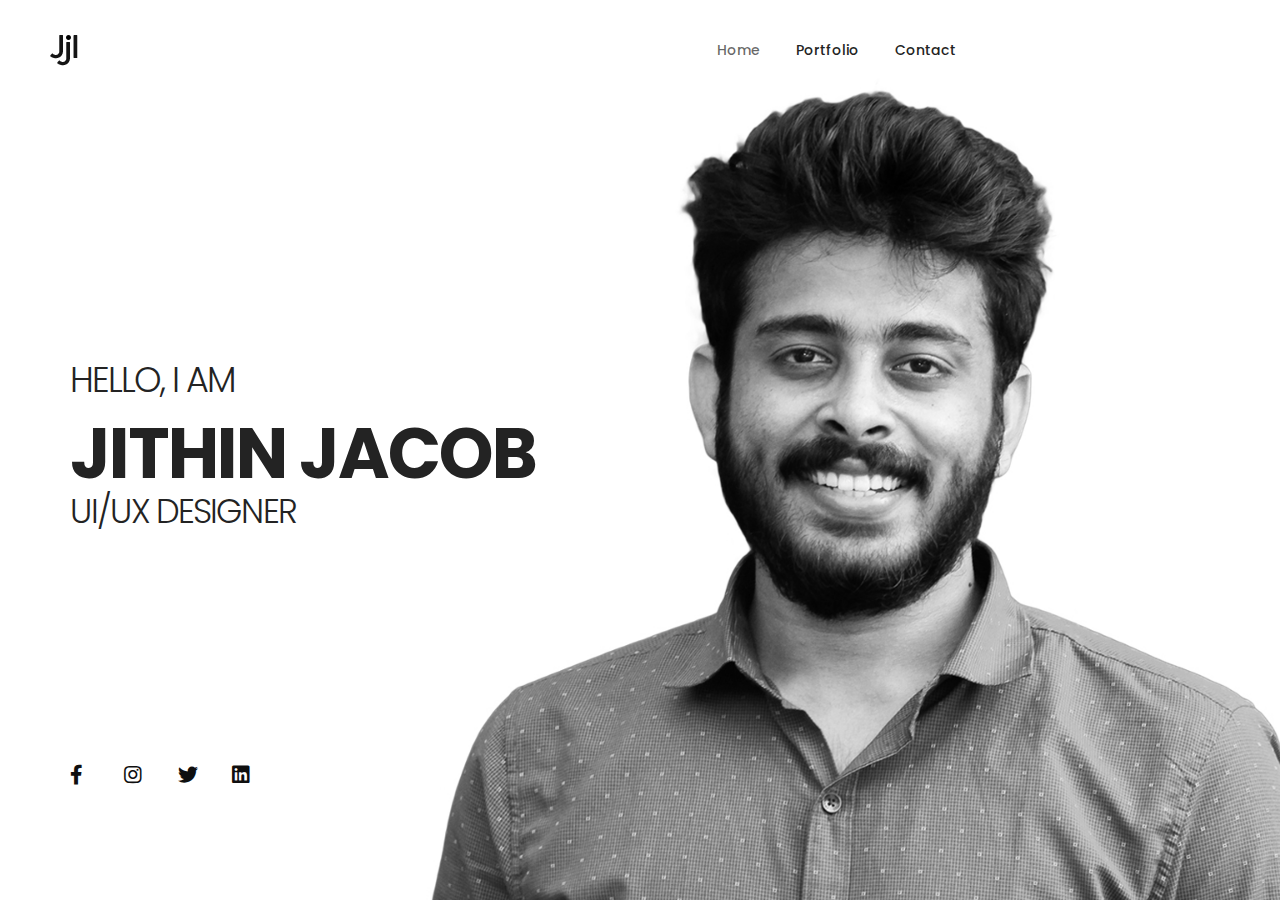
<file: index.html>
<!doctype html>
<html class="no-js" lang="en">
    <head>
        <title>Jithin Jacob Issac</title>
        <meta charset="utf-8">
        <meta http-equiv="X-UA-Compatible" content="IE=edge" />
        <meta name="author" content="Jithin Jacob Issac">
        <meta name="viewport" content="width=device-width,initial-scale=1.0,maximum-scale=1" />
        <!-- favicon icon -->
        <link rel="shortcut icon" href="images/favicon.png">
        <link rel="apple-touch-icon" href="images/apple-touch-icon-57x57.png">
        <link rel="apple-touch-icon" sizes="72x72" href="images/apple-touch-icon-72x72.png">
        <link rel="apple-touch-icon" sizes="114x114" href="images/apple-touch-icon-114x114.png">
        <!-- style sheets and font icons  -->
        <link rel="stylesheet" type="text/css" href="css/font-icons.min.css">
        <link rel="stylesheet" type="text/css" href="css/theme-vendors.min.css">
        <link rel="stylesheet" type="text/css" href="css/style.css" />
        <link rel="stylesheet" type="text/css" href="css/responsive.css" />
    </head>
    <body>
        <!-- start header -->
        <header>
            <!-- start navigation -->
            <nav class="navbar navbar-expand-lg navbar-light bg-transparent header-dark fixed-top navbar-boxed navbar-static-overlay">
                <div class="container-fluid h-100px md-h-70px">
                    <div class="col-6 col-lg-2 mr-auto mr-auto pl-lg-0">
                        <a class="navbar-brand" href="index.html">
                            <img src="images/symbol-black.png" data-at2x="images/symbol-black@2x.png" class="default-logo" alt="">
                            <img src="images/symbol-black.png" data-at2x="images/symbol-black@2x.png" class="alt-logo" alt="">
                            <img src="images/symbol-black.png" data-at2x="images/symbol-black@2x.png" class="mobile-logo" alt="">
                        </a>
                    </div>
                    <div class="col-auto col-lg-8 md-position-initial md-no-padding">
                        <button class="navbar-toggler float-end" type="button" data-bs-toggle="collapse" data-bs-target="#navbarNav" aria-controls="navbarNav" aria-label="Toggle navigation">
                            <span class="navbar-toggler-line"></span>
                            <span class="navbar-toggler-line"></span>
                            <span class="navbar-toggler-line"></span>
                            <span class="navbar-toggler-line"></span>
                        </button>
                        <div class="collapse navbar-collapse justify-content-center" id="navbarNav">
                            <ul class="navbar-nav alt-font">
                                <li class="nav-item dropdown megamenu active">
                                    <a href="index.html" class="nav-link">Home</a>
                                </li>
                                <li class="nav-item dropdown simple-dropdown">
                                    <a href="portfolio/index.html" class="nav-link">Portfolio</a>
                        
                                </li>
                                <li class="nav-item dropdown simple-dropdown">
                                    <a href="#" class="nav-link">Contact</a>
                        
                                </li>
                               
                                    </ul>
                                </li>
                                
                            </ul>
                        </div>
                    </div>
                    <!-- <div class="col-auto text-right">
                        <div class="header-push-button">
                            <a href="javascript:void(0);" class="push-button ">
                                <span></span>
                                <span></span>
                                <span></span>
                                <span></span>
                            </a>
                        </div>
                    </div> -->
                </div>
            </nav>
            <!-- end navigation -->
            
            <!-- end hamburger menu popup -->
        </header>
        <!-- end header -->
        <!-- start hero section -->
        <section id="home" class="p-0 parallax mobile-height" data-parallax-background-ratio="0.5" style="background-image: url('images/homebg.jpg');">
            <div class="container">
                <div class="row">
                    <div class="col-12 col-xl-4 col-md-5 full-screen d-flex flex-column justify-content-center md-landscape-h-600px" style="height: 772px;">
                        <h2 class="alt-font font-weight-300 letter-spacing-minus-2px text-extra-dark-gray text-uppercase margin-15px-bottom" style="font-size: 2.5rem !important;">Hello,  i am</h2>
                        <h2 class="auto alt-font font-weight-700 letter-spacing-minus-2px text-extra-dark-gray text-uppercase margin-15px-bottom" style="width:max-content;font-size: 5rem;">Jithin Jacob </h2>
                        <div class="alt-font cd-headline push">
                            <h1 class="cd-words-wrapper text-extra-dark-gray text-uppercase title-large letter-spacing-minus-2px sm-letter-spacing-minus-1-half" style="font-size: 2.4rem; width: 292.5px;">                                
                                <b class="font-weight-300 is-hidden">Digital Marketing <br>Specialist</b>
                                <b class="font-weight-300 is-hidden">Web Developer</b>
                                <b class="font-weight-300 is-visible">UI/UX DESIGNER</b>
                            </h1>
                        </div>
                        <div class="position-absolute left-15px bottom-100px sm-bottom-50px social-icon-style-12">
                            <ul class="medium-icon">
                                <li class="m-0"><a class="facebook text-left" href="https://www.facebook.com/jithinjacobissac" target="_blank"><i class="fab fa-facebook-f" style="color: #0f0f0f;" ></i></a></li>
                                <li class="m-0"><a class="instagram text-left" href="http://www.instagram.com/jacobjith" target="_blank"><i class="fab fa-instagram" style="color: #0f0f0f;" ></i></a></li>
                                <li class="m-0"><a class="twitter text-left" href="http://www.twitter.com/jith_jacob" target="_blank"><i class="fab fa-twitter" style="color: #0f0f0f; "></i></a></li>
                                <li class="m-0"><a class="dribbble text-left" href="https://www.linkedin.com/in/jithinjacobissac" target="_blank"><i class="fab fa-linkedin" style="color: #0f0f0f;" ></i></a></li>
                            </ul>
                        </div>
                    </div>
                </div>
            </div>
        </section>
      
    <!-- start scroll to top -->
    <a class="scroll-top-arrow" href="javascript:void(0);"><i class="feather icon-feather-arrow-up"></i></a>
    <!-- end scroll to top -->
    <!-- javascript -->
    <script type="text/javascript" src="js/jquery.min.js"></script>
    <script type="text/javascript" src="js/theme-vendors.min.js"></script>
    <script type="text/javascript" src="js/main.js"></script>
</body>
</html>
        <!-- end footer -->
        <!-- start scroll to top -->
        <a class="scroll-top-arrow" href="javascript:void(0);"><i class="feather icon-feather-arrow-up"></i></a>
        <!-- end scroll to top -->
        <!-- javascript -->
        <script type="text/javascript" src="js/jquery.min.js"></script>
        <script type="text/javascript" src="js/theme-vendors.min.js"></script>
        <script type="text/javascript" src="js/main.js"></script>
    </body>
</html>
</file>
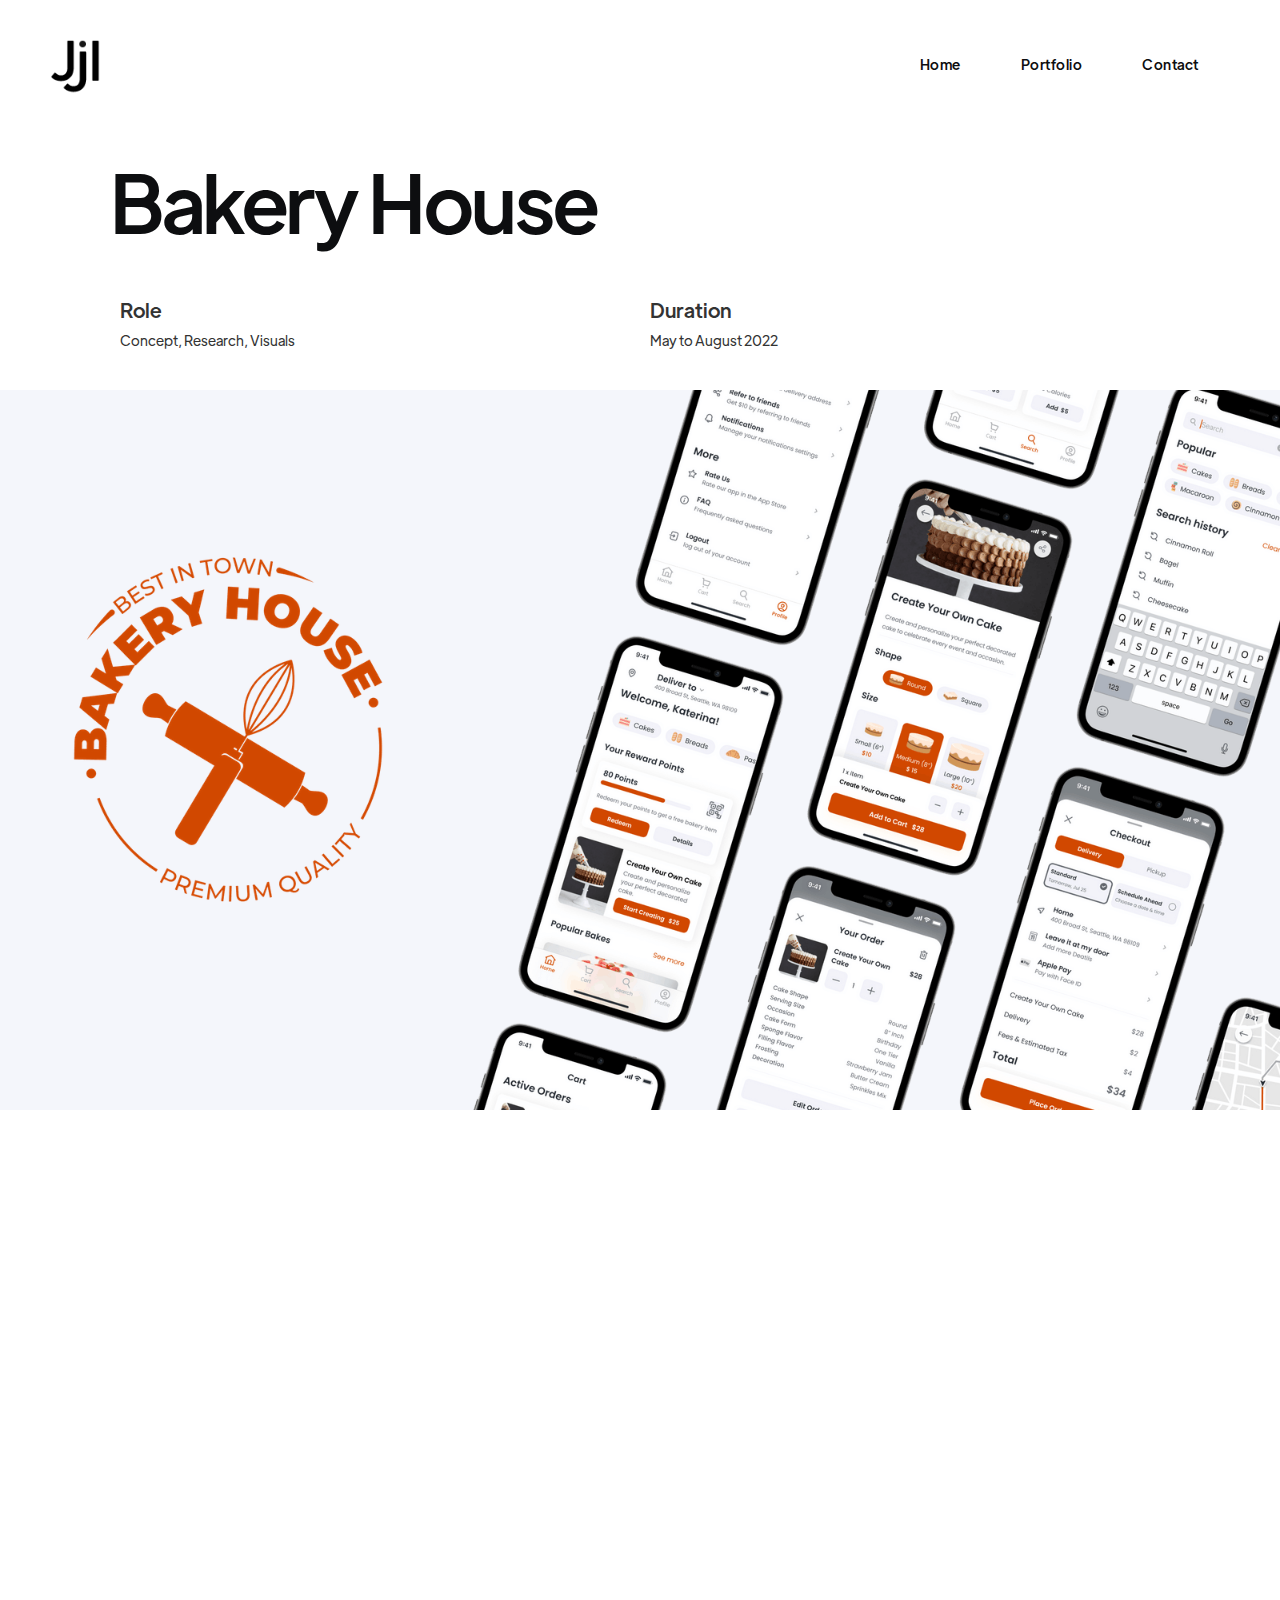
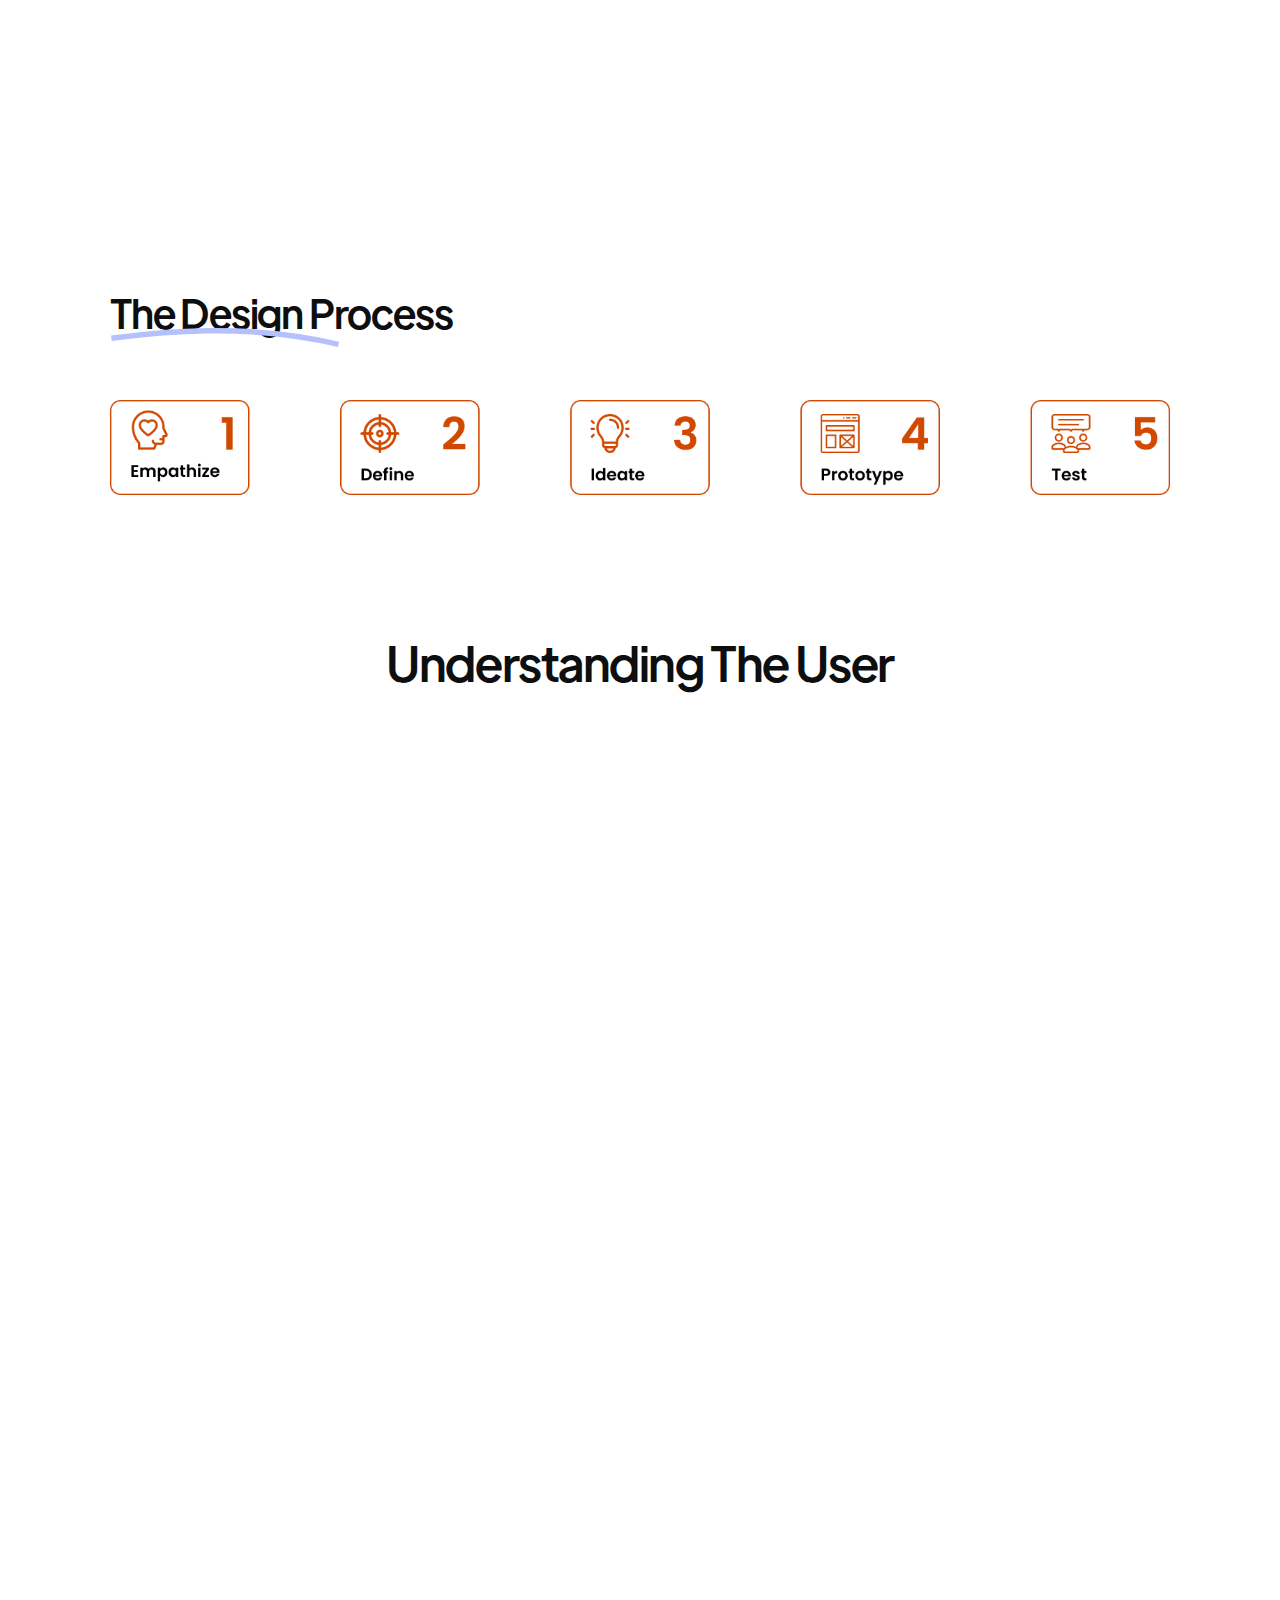
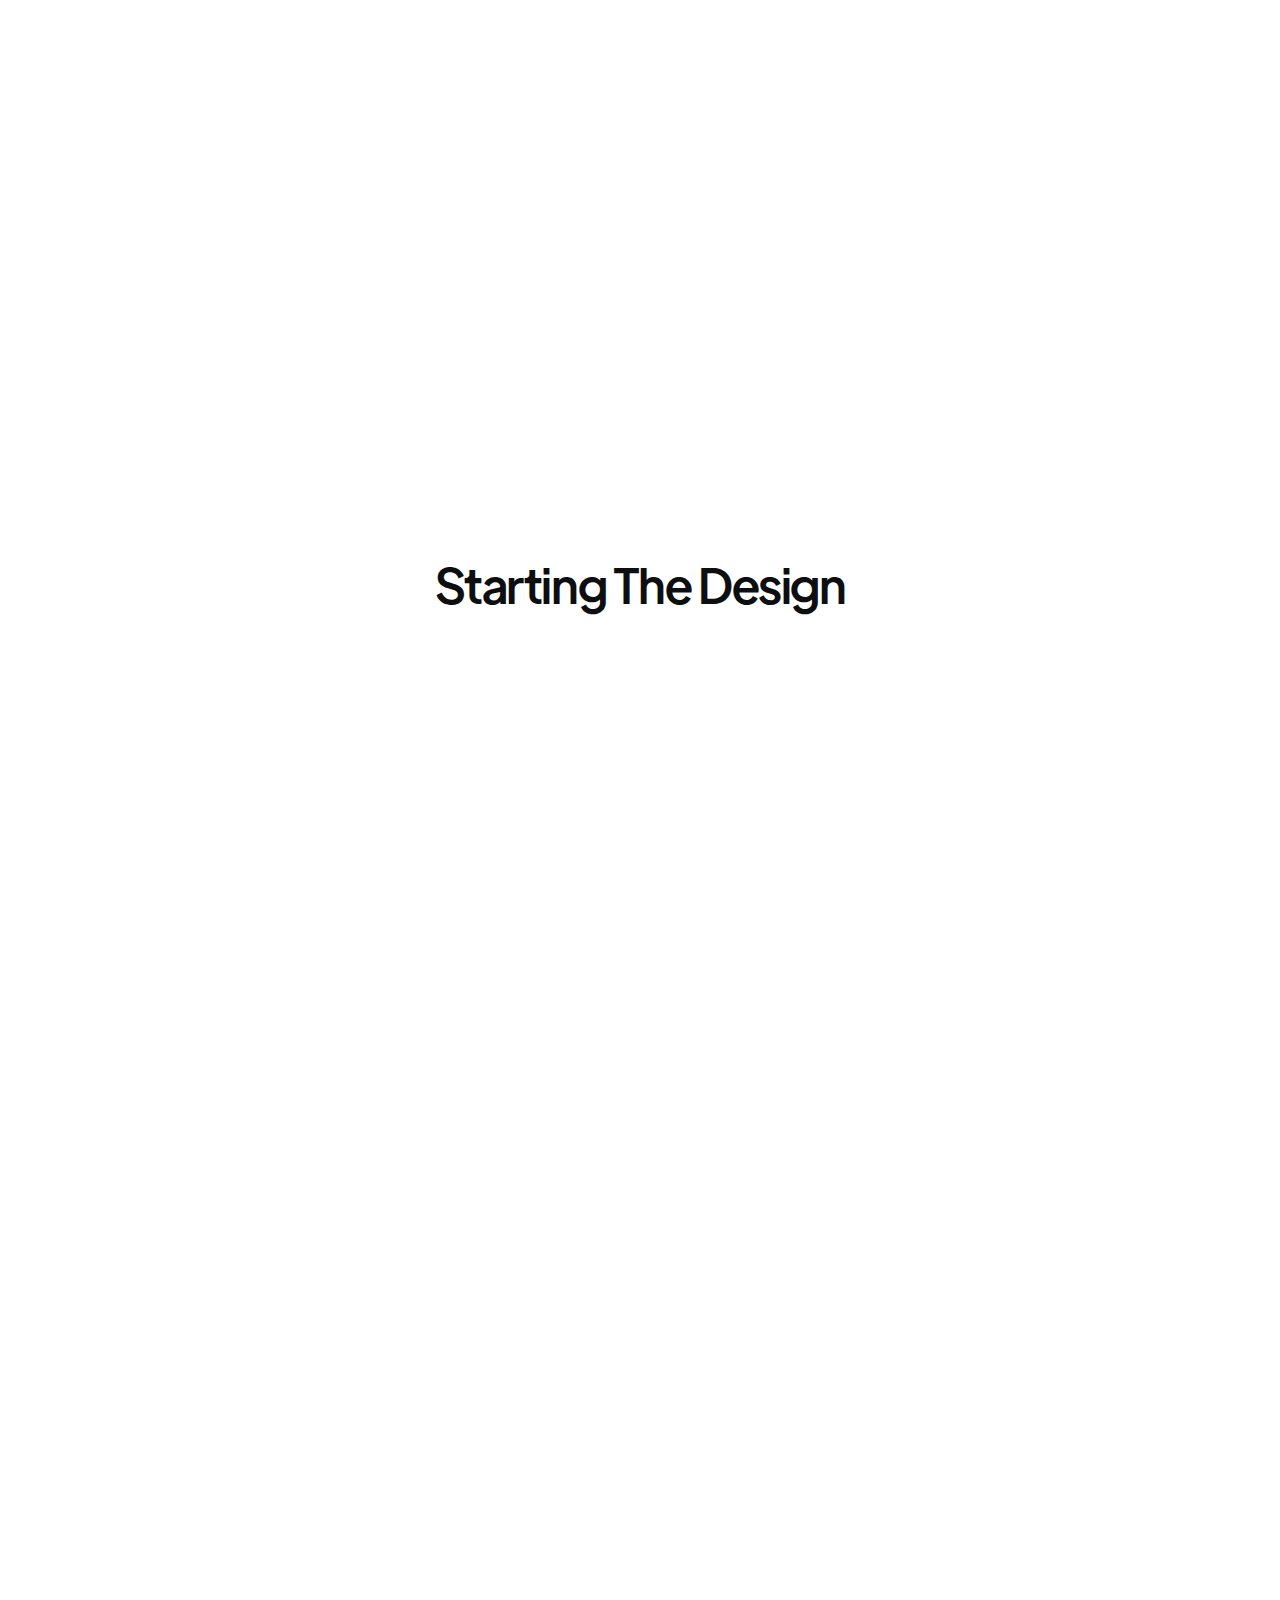
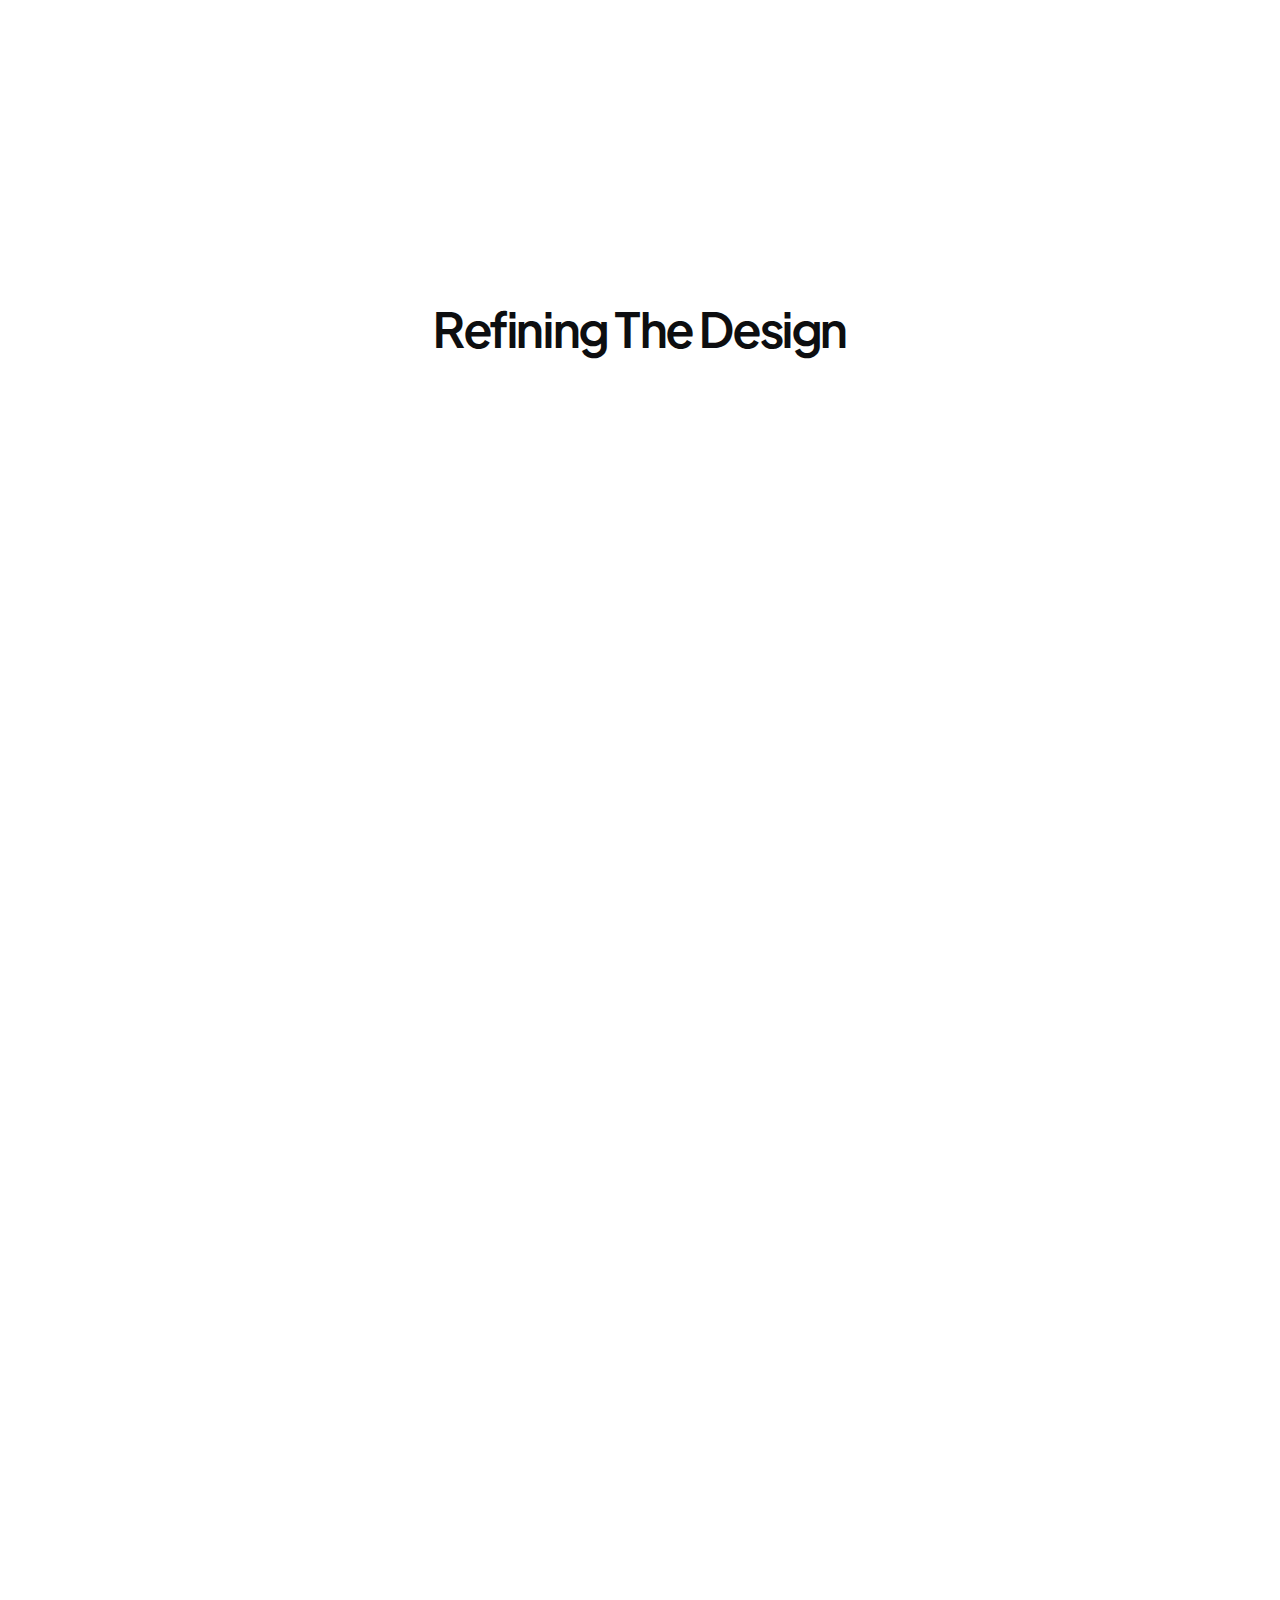
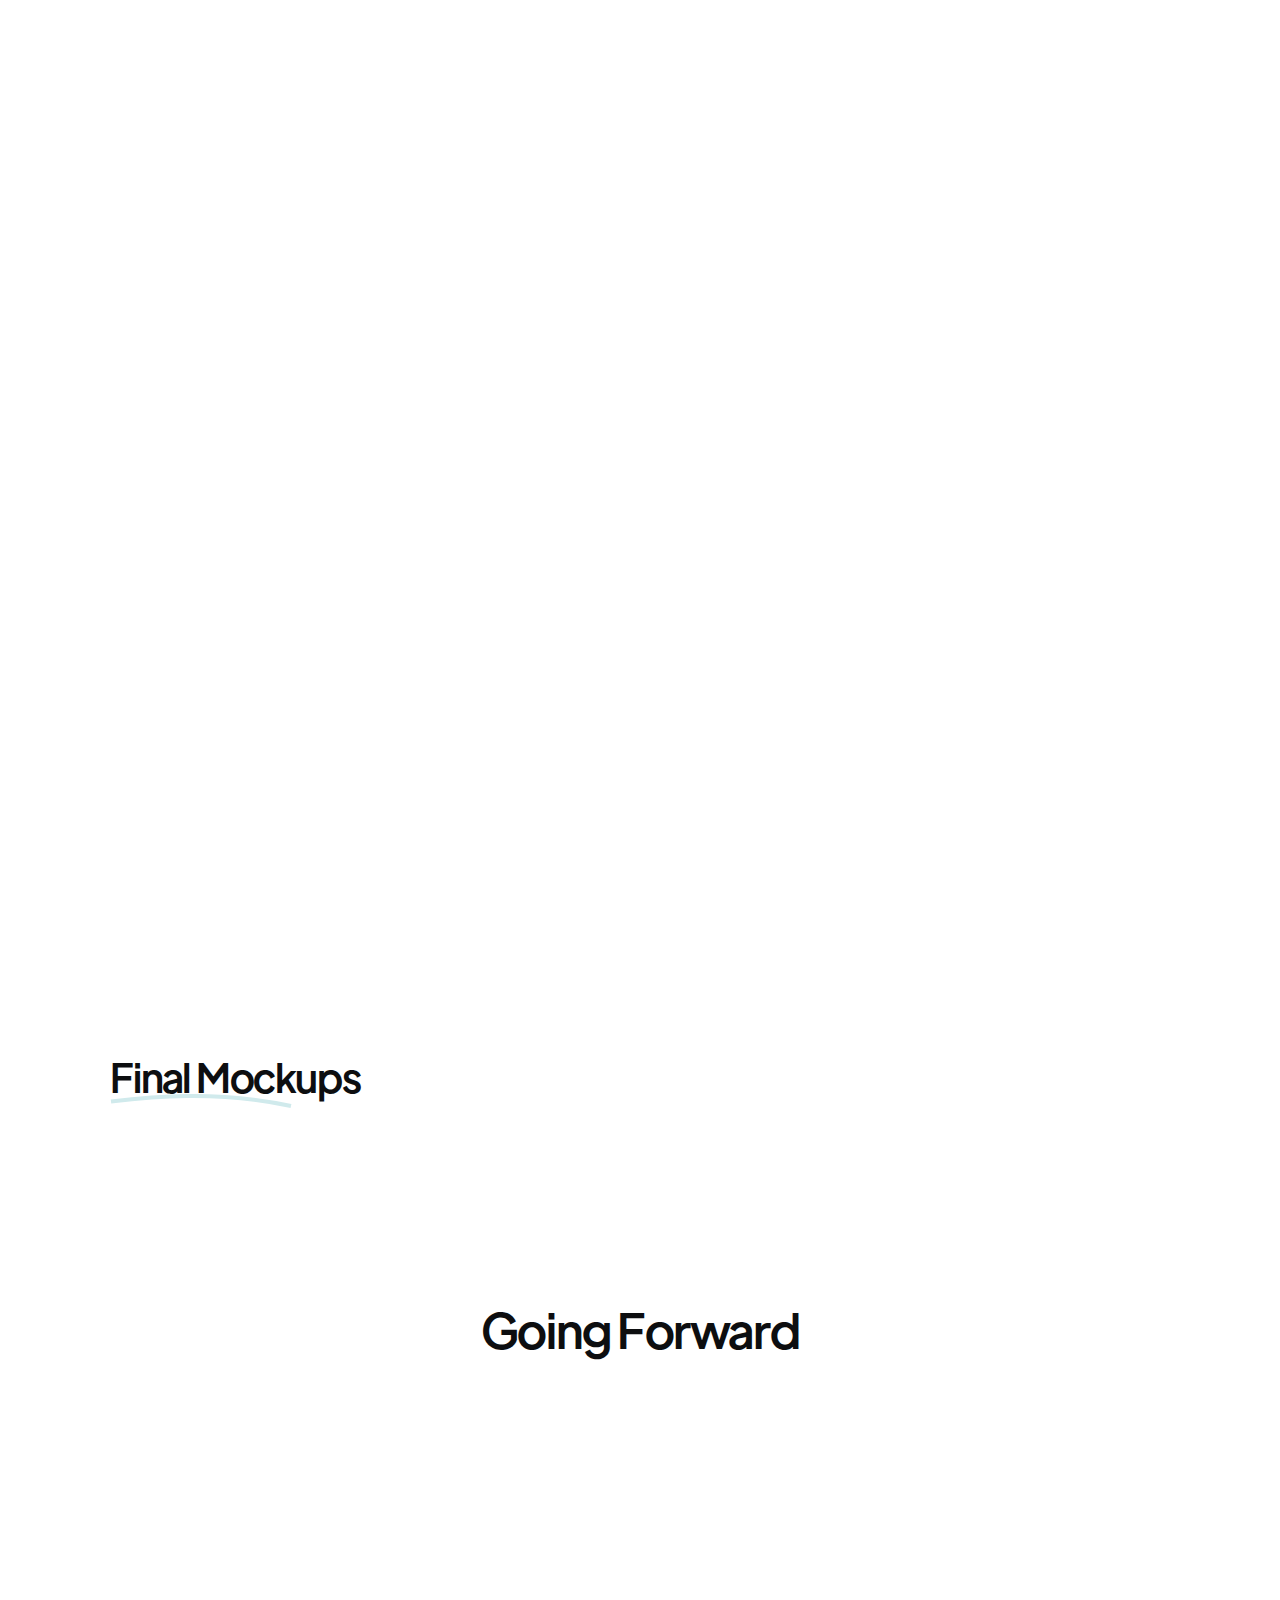
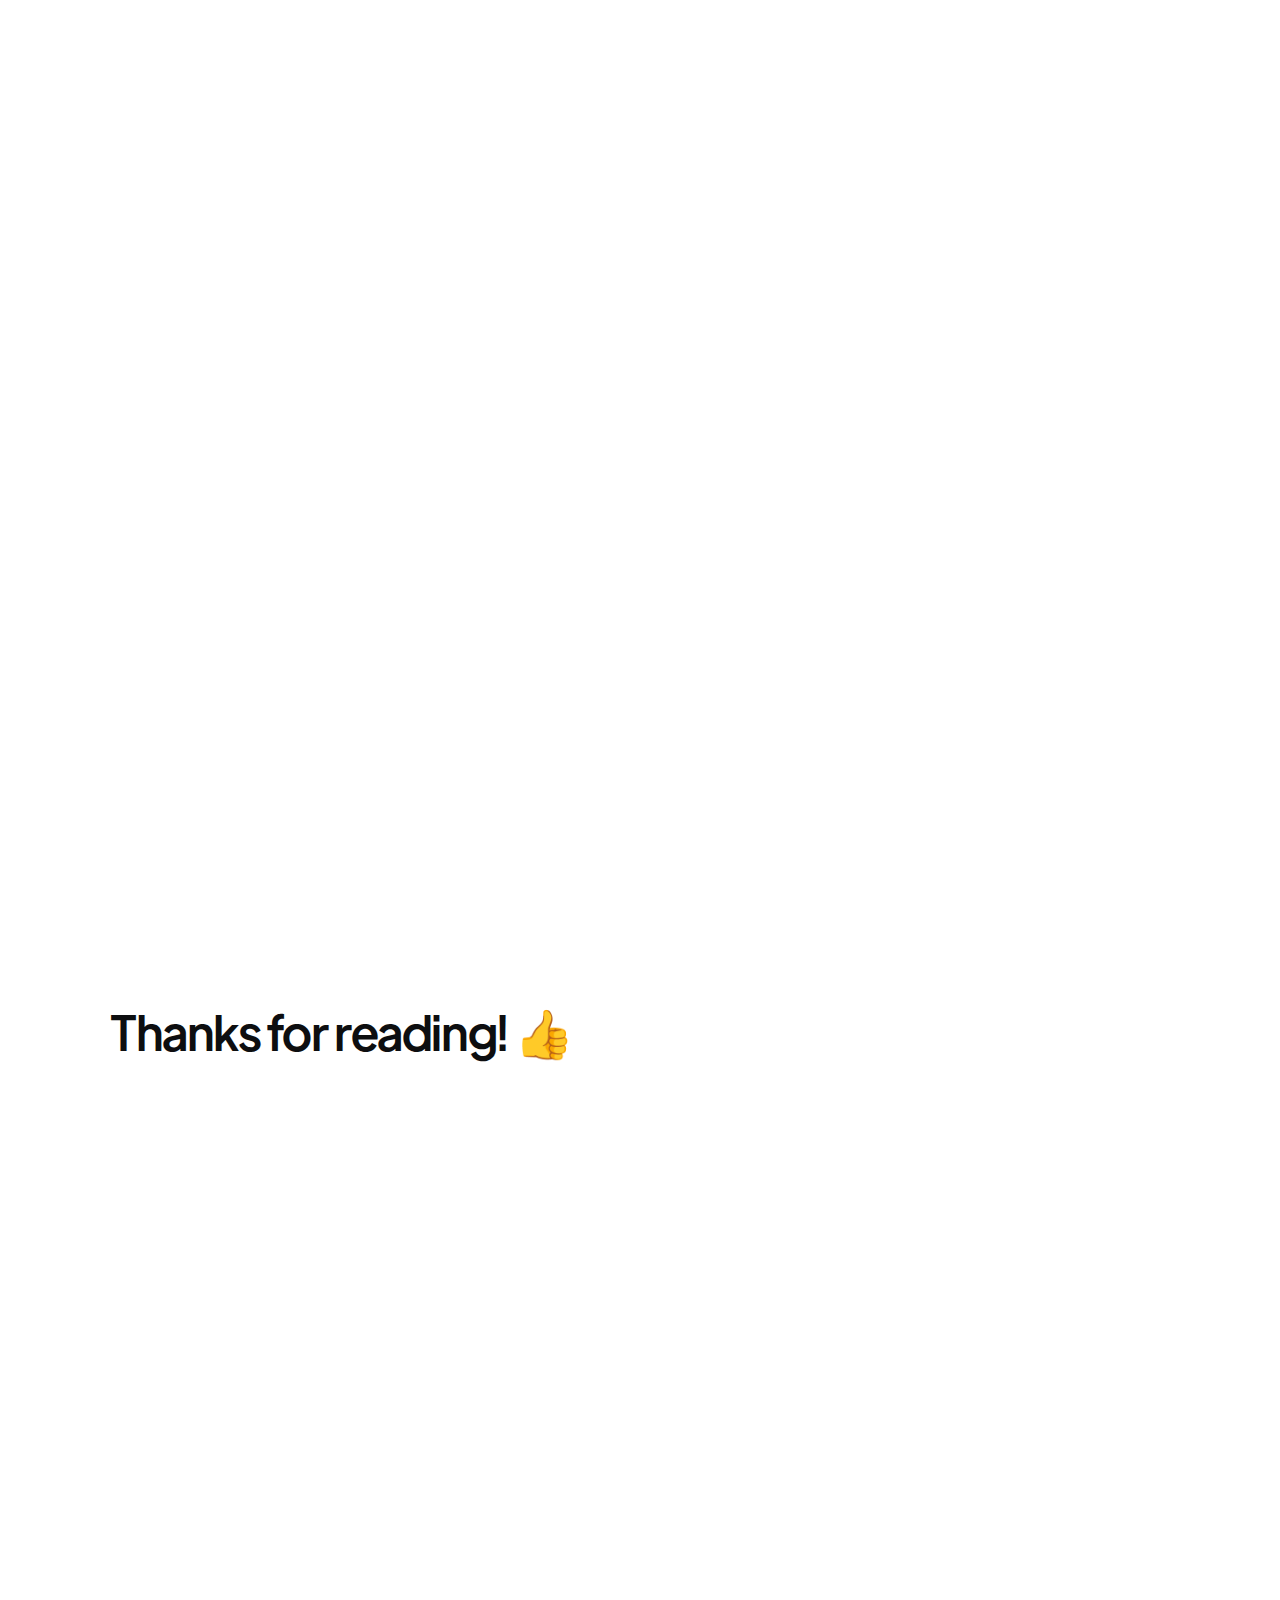
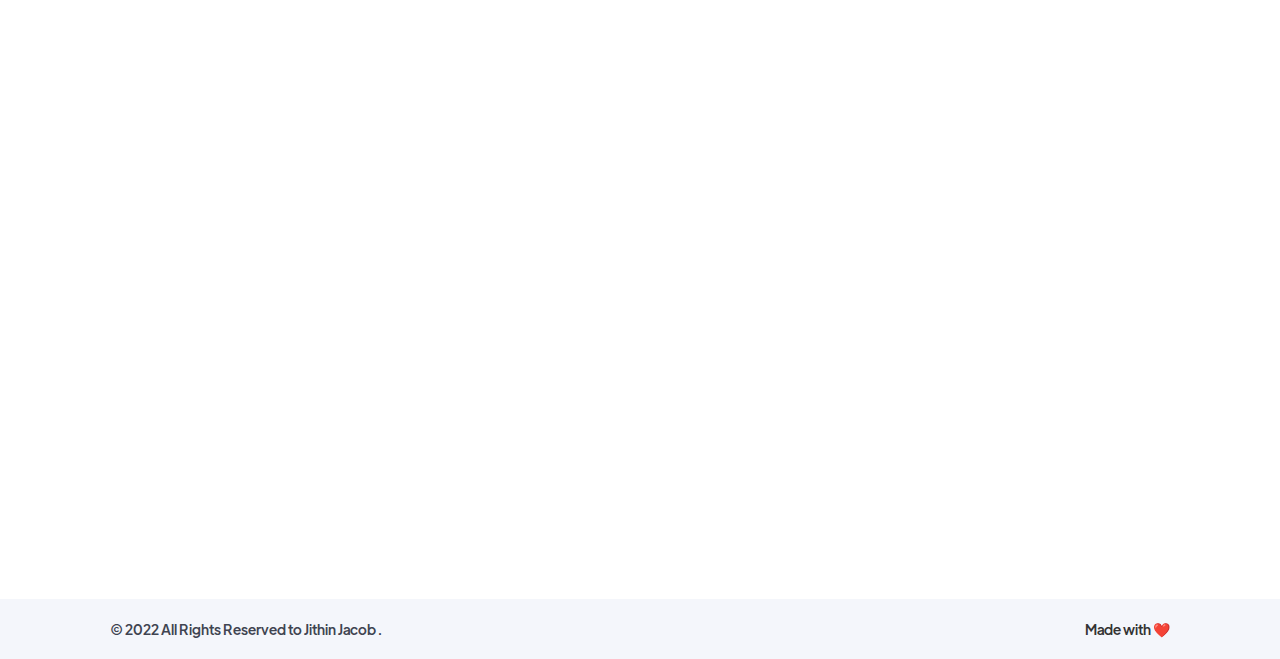
<file: portfolio/project/bakery-house.html>
﻿<!DOCTYPE html>
<!-- Last Published: Thu May 05 2022 23:55:14 GMT+0000 (Coordinated Universal Time) -->
<html  lang="en">
  <head>
    <meta charset="utf-8">
    <title>Bakery House</title>
    <meta content="The Bakery House app enables users to quickly and conveniently order and customize bakes for delivery or pick up." name="description">
    <meta content="Bakery House" property="og:title">
    <meta content="The Bakery House app enables users to quickly and conveniently order and customize bakes for delivery or pick up." property="og:description">
    <meta content="Bakery House" property="twitter:title">
    <meta content="The Bakery House app enables users to quickly and conveniently order and customize bakes for delivery or pick up." property="twitter:description">
    <meta property="og:type" content="website">
    <meta content="summary_large_image" name="twitter:card">
    <meta content="width=device-width, initial-scale=1" name="viewport">
    <meta content="nlH4oYdAWQpEtzOjAswouLguMniwws0jBwR9DW0HQyI" name="google-site-verification">
    <link href="../606b690fe91acd93d257a5d6/css/matthews-ux-portfolio-96.webflow.62824af3e.css" rel="stylesheet" type="text/css">
    <script src="../ajax/libs/webfont/1.6.26/webfont.js" type="text/javascript"></script>
    <script type="text/javascript">
      WebFont.load({
        google: {
          families: ["Reenie Beanie:regular"]
        }
      });
    </script>
    <!--[if lt IE 9]>
													<script src="https://cdnjs.cloudflare.com/ajax/libs/html5shiv/3.7.3/html5shiv.min.js" type="text/javascript"></script>
													<![endif]-->
    <script type="text/javascript">
      ! function(o, c) {
        var n = c.documentElement,
          t = " w-mod-";
        n.className += t + "js", ("ontouchstart" in o || o.DocumentTouch && c instanceof DocumentTouch) && (n.className += t + "touch")
      }(window, document);
    </script>
    <link href="../../images/symbol-black@2x.png" rel="shortcut icon" type="image/x-icon">
    <link href="../../images/symbol-black.png" rel="apple-touch-icon">
    <style>
      /*smoother text*/
      body {
        -webkit-font-smoothing: antialiased;
        -moz-osx-font-smoothing: grayscale;
        font-smoothing: antialiased;
        text-rendering: optimizeLegibility;
      }
    </style>
  </head>
  <body>
    <div data-collapse="medium" data-animation="default" data-duration="400" id="Navbar" data-easing="ease" data-easing2="ease" role="banner" class="navbar w-nav">
      <div class="navigation-container">
        <div class="navigation-left">
          <a href="/" class="brand w-nav-brand">
            <img src="../../images/symbol-black@2x.png" loading="lazy" width="50" sizes="(max-width: 479px) 42vw, 100px" srcset="../../images/symbol-black@2x.png" alt="">
          </a>
          <link rel="prerender" href="/">
        </div>
        <div class="navigation-right">
          <nav role="navigation" class="nav-menu w-nav-menu">
            <a href="../../index.html" class="nav-link w-nav-link">Home</a>
            <link rel="prerender" href="">
            <a href="" class="nav-link w-nav-link">Portfolio</a>
            <link rel="prerender" href="">
            <a href="/contact" class="nav-link w-nav-link">Contact</a>
            <link rel="prerender" href="/contact">
          </nav>
          <div class="menu-button w-nav-button">
            <div class="icon-base w-icon-nav-menu"></div>
          </div>
        </div>
      </div>
    </div>
    <div class="header">
      <div class="container">
        <h1 class="hero-display-projects">Bakery House</h1>
        <div class="w-row">
          <div class="w-col w-col-6 w-col-tiny-tiny-stack">
            <h5>Role</h5>
            <div>Concept, Research, Visuals <br>
            </div>
          </div>
          <div class="w-col w-col-6 w-col-tiny-tiny-stack">
            <h5>Duration</h5>
            <div>May to August 2022 <br>
            </div>
          </div>
        </div>
      </div>
    </div>
    <div class="project-header">
      <img loading="lazy" data-w-id="fd1b4fd5-6319-08d8-a752-3bdb7c4a3468" sizes="100vw" src="../606b690fe91acd93d257a5d6/6121499bc2567942fe2ca80a_Website%20Hero%20Image.png" srcset="../606b690fe91acd93d257a5d6/6121499bc2567942fe2ca80a_Website%20Hero%20Image-p-500.png 500w, ../606b690fe91acd93d257a5d6/6121499bc2567942fe2ca80a_Website%20Hero%20Image-p-1600.png 1600w, ../606b690fe91acd93d257a5d6/6121499bc2567942fe2ca80a_Website%20Hero%20Image-p-2000.png 2000w, ../606b690fe91acd93d257a5d6/6121499bc2567942fe2ca80a_Website%20Hero%20Image-p-2600.png 2600w, ../606b690fe91acd93d257a5d6/6121499bc2567942fe2ca80a_Website%20Hero%20Image.png 3000w" alt="" class="project-hero-image">
    </div>
    <div class="content-section">
      <div class="container">
        <div class="project-content">
          <div class="title-wrap-large">
            <h2>Project Overview</h2>
            <img src="../606b690fe91acd93d257a5d6/606b6911e91acdaee157a62c_Client%20Line.svg" loading="lazy" alt="" class="accent">
          </div>
          <p class="paragraph-large-2">Bakery House is a traditional family-owned bakery located in downtown Seattle, dedicated to providing its customers with the highest quality ingredients, taste, and presentation. They offer a wide range of bakery items, from house-made loaves of bread, pastries, and cakes. <br>
          </p>
        </div>
        <div class="columns w-row">
          <div class="column w-col w-col-6">
            <div class="project-content">
              <div class="title-wrap-large">
                <h2>The Problem</h2>
                <img src="../606b690fe91acd93d257a5d6/606b6911e91acd797c57a633_Problem%20Line.svg" loading="lazy" width="230" alt="" class="accent">
              </div>
              <p class="paragraph-large-2">Busy workers, commuters, and locals who lack the time or the ability to prepare delicious bakes. <br>
              </p>
            </div>
          </div>
          <div class="w-col w-col-6">
            <div class="project-content">
              <div class="title-wrap-large">
                <h2>The Goal</h2>
                <img src="../606b690fe91acd93d257a5d6/606b6911e91acdee1857a627_Solution%20Line.svg" loading="lazy" alt="" class="accent">
              </div>
              <p class="paragraph-large-2">Design an app for Bakery House that allows users to easily and conveniently order and customize bakes for delivery or pick up. <br>
              </p>
            </div>
          </div>
        </div>
        <div class="title-wrap-large">
          <h2>The Design Process</h2>
          <img src="../606b690fe91acd93d257a5d6/606b6911e91acd797c57a633_Problem%20Line.svg" loading="lazy" width="230" alt="" class="accent">
        </div>
        <img loading="lazy" sizes="94vw" srcset="../606b690fe91acd93d257a5d6/6121a422e0bf26745856c4f3_Design%20Process-p-500.png 500w, ../606b690fe91acd93d257a5d6/6121a422e0bf26745856c4f3_Design%20Process-p-800.png 800w, ../606b690fe91acd93d257a5d6/6121a422e0bf26745856c4f3_Design%20Process-p-1080.png 1080w, ../606b690fe91acd93d257a5d6/6121a422e0bf26745856c4f3_Design%20Process.png 1520w" src="../606b690fe91acd93d257a5d6/6121a422e0bf26745856c4f3_Design%20Process.png" alt="" class="gallery-image">
        <h1 class="heading-5">Understanding The User <br>
        </h1>
        <div class="project-content">
          <div class="title-wrap-large">
            <h2 class="heading-6">User Research</h2>
            <img src="../606b690fe91acd93d257a5d6/606b6911e91acdaee157a62c_Client%20Line.svg" loading="lazy" alt="" class="accent">
          </div>
          <p class="paragraph-large-2">I conducted interviews and created empathy maps to understand the users I am designing for and their needs. A primary user group identified through research was working adults who don’t have time to visit an in-store bakery or who do not have to prepare and make baked goods. <br>
            <br>This user group confirmed initial assumptions about Bakery House customers, but research also revealed that time was not the only factor limiting users from baking at home. Other user problems included obligations, interests, or challenges that make it challenging to get the baking ingredients or go to a bakery in person. <br>
          </p>
        </div>
        <div class="project-content">
          <div class="title-wrap-large">
            <h2>User Pain Points</h2>
            <img src="../606b690fe91acd93d257a5d6/606b6911e91acdaee157a62c_Client%20Line.svg" loading="lazy" alt="" class="accent">
          </div>
          <div class="w-layout-grid grid-2">
            <div class="title-wrap-large">
              <h2 class="heading-7-bakery">Time</h2>
              <p class="paragraph-large-2">Working adults are too busy to spend time ordering and waiting in-store.</p>
            </div>
            <div class="title-wrap-large">
              <h2 class="heading-7-bakery">Options</h2>
              <p class="paragraph-large-2">Limited ready-made cake options in store and no ability to customize or personalize bakes.</p>
            </div>
            <div class="title-wrap-large">
              <h2 class="heading-7-bakery">Accessibility</h2>
              <p class="paragraph-large-2">Platforms for ordering food and bakery items are not equipped with assistive technologies.</p>
            </div>
            <div class="title-wrap-large">
              <h2 class="heading-7-bakery">Availability</h2>
              <p class="paragraph-large-2">Users often find that their favorite item is sold out when they arrive to order.</p>
            </div>
          </div>
        </div>
        <div class="project-content">
          <div class="title-wrap-large">
            <h2>User Persona</h2>
            <img src="../606b690fe91acd93d257a5d6/606b6911e91acdaee157a62c_Client%20Line.svg" loading="lazy" alt="" class="accent">
          </div>
          <div class="title-wrap-large">
            <h2 class="heading-7-bakery">Problem Statement</h2>
            <p class="paragraph-large-2">Katerina is a busy working mother who needs a faster and more convenient way to order a customized cake for a special occasion because ordering in-store takes too much time and isn’t a good use of Katerina’s time.</p>
            <img loading="lazy" sizes="94vw" srcset="../606b690fe91acd93d257a5d6/6121a47a606b7d82061d31a5_Persona%20-%20Katerina-p-500.png 500w, ../606b690fe91acd93d257a5d6/6121a47a606b7d82061d31a5_Persona%20-%20Katerina-p-800.png 800w, ../606b690fe91acd93d257a5d6/6121a47a606b7d82061d31a5_Persona%20-%20Katerina-p-1080.png 1080w, ../606b690fe91acd93d257a5d6/6121a47a606b7d82061d31a5_Persona%20-%20Katerina-p-1600.png 1600w, ../606b690fe91acd93d257a5d6/6121a47a606b7d82061d31a5_Persona%20-%20Katerina-p-2000.png 2000w, ../606b690fe91acd93d257a5d6/6121a47a606b7d82061d31a5_Persona%20-%20Katerina.png 3040w" src="../606b690fe91acd93d257a5d6/6121a47a606b7d82061d31a5_Persona%20-%20Katerina.png" alt="" class="gallery-image">
          </div>
        </div>
        <div class="project-content">
          <div class="title-wrap-large">
            <h2>User Journey Map <br>
            </h2>
            <img src="../606b690fe91acd93d257a5d6/606b6911e91acdaee157a62c_Client%20Line.svg" loading="lazy" alt="" class="accent">
          </div>
          <p class="paragraph-large-2">Mapping Katerina’s user journey revealed how helpful it would be for users to have access to a dedicated Bakery House app.</p>
          <img loading="lazy" sizes="94vw" srcset="../606b690fe91acd93d257a5d6/6121a4911cb5ce1b6e09e32d_User%20Journey-p-500.png 500w, ../606b690fe91acd93d257a5d6/6121a4911cb5ce1b6e09e32d_User%20Journey-p-800.png 800w, ../606b690fe91acd93d257a5d6/6121a4911cb5ce1b6e09e32d_User%20Journey-p-1080.png 1080w, ../606b690fe91acd93d257a5d6/6121a4911cb5ce1b6e09e32d_User%20Journey.png 1521w" src="../606b690fe91acd93d257a5d6/6121a4911cb5ce1b6e09e32d_User%20Journey.png" alt="" class="gallery-image">
        </div>
        <div class="project-content">
          <div class="title-wrap-large">
            <h2>Storyboard <br>
            </h2>
            <img src="../606b690fe91acd93d257a5d6/606b6911e91acdaee157a62c_Client%20Line.svg" loading="lazy" alt="" class="accent">
          </div>
          <p class="paragraph-large-2">Creating a storyboard for Katerina explores her experience with the bakery and reveals her flow of how she might interact with the bakery over time, providing a clear sense of what’s important to her.</p>
          <img loading="lazy" sizes="94vw" srcset="../606b690fe91acd93d257a5d6/6121a566cdb381160e53483a_Storyboard%20-%20Katerina-p-500.png 500w, ../606b690fe91acd93d257a5d6/6121a566cdb381160e53483a_Storyboard%20-%20Katerina-p-800.png 800w, ../606b690fe91acd93d257a5d6/6121a566cdb381160e53483a_Storyboard%20-%20Katerina-p-1080.png 1080w, ../606b690fe91acd93d257a5d6/6121a566cdb381160e53483a_Storyboard%20-%20Katerina.png 1534w" src="../606b690fe91acd93d257a5d6/6121a566cdb381160e53483a_Storyboard%20-%20Katerina.png" alt="" class="gallery-image">
        </div>
        <h1 class="heading-5">Starting The Design <br>
        </h1>
        <div class="project-content">
          <div class="title-wrap-large">
            <h2>Paper Wireframes  <br>
            </h2>
            <img src="../606b690fe91acd93d257a5d6/606b6911e91acdaee157a62c_Client%20Line.svg" loading="lazy" alt="" class="accent">
          </div>
          <p class="paragraph-large-2">Taking the time to draft iterations of each screen of the app on paper ensured that the elements that made it to digital wireframes would be well-suited to address user pain points. For the home screen, I prioritized a quick and easy ordering process and provided a way for users to start a customized order to help them save time.</p>
          <img loading="lazy" sizes="94vw" srcset="../606b690fe91acd93d257a5d6/6121bc555c8d9738a6dd7186_Paper%20Wireframes-p-500.png 500w, ../606b690fe91acd93d257a5d6/6121bc555c8d9738a6dd7186_Paper%20Wireframes-p-800.png 800w, ../606b690fe91acd93d257a5d6/6121bc555c8d9738a6dd7186_Paper%20Wireframes-p-1080.png 1080w, ../606b690fe91acd93d257a5d6/6121bc555c8d9738a6dd7186_Paper%20Wireframes-p-1600.png 1600w, ../606b690fe91acd93d257a5d6/6121bc555c8d9738a6dd7186_Paper%20Wireframes-p-2000.png 2000w, ../606b690fe91acd93d257a5d6/6121bc555c8d9738a6dd7186_Paper%20Wireframes-p-2600.png 2600w, ../606b690fe91acd93d257a5d6/6121bc555c8d9738a6dd7186_Paper%20Wireframes.png 3042w" src="../606b690fe91acd93d257a5d6/6121bc555c8d9738a6dd7186_Paper%20Wireframes.png" alt="" class="gallery-image">
          <p class="paragraph-large-2">Here are images of paper wireframes including five different versions of the home screen and one image of the new, refined version. Stars were used to mark the elements of each sketch that would be used in the initial digital wireframes.</p>
        </div>
        <div class="project-content">
          <div class="title-wrap-large">
            <h2>Digital Wireframes <br>
            </h2>
            <img src="../606b690fe91acd93d257a5d6/606b6911e91acdaee157a62c_Client%20Line.svg" loading="lazy" alt="" class="accent">
          </div>
          <p class="paragraph-large-2">As the initial design phase continued, I made sure to base screen designs on feedback and findings from the user research. This is the first wireframe that demonstrates the design thinking aligned with user research.</p>
          <img loading="lazy" sizes="94vw" srcset="../606b690fe91acd93d257a5d6/612802d5ff60c48f8dbb240f_Digital%20Wireframes%20Image%201-p-500.png 500w, ../606b690fe91acd93d257a5d6/612802d5ff60c48f8dbb240f_Digital%20Wireframes%20Image%201-p-800.png 800w, ../606b690fe91acd93d257a5d6/612802d5ff60c48f8dbb240f_Digital%20Wireframes%20Image%201-p-1080.png 1080w, ../606b690fe91acd93d257a5d6/612802d5ff60c48f8dbb240f_Digital%20Wireframes%20Image%201-p-1600.png 1600w, ../606b690fe91acd93d257a5d6/612802d5ff60c48f8dbb240f_Digital%20Wireframes%20Image%201.png 1680w" src="../606b690fe91acd93d257a5d6/612802d5ff60c48f8dbb240f_Digital%20Wireframes%20Image%201.png" alt="" class="gallery-image">
          <p class="paragraph-large-2">Providing users with the ability to customize and personalize bakes was a key user need to address in the designs. In addition to equipping the app to work with assistive technologies. The second wireframe demonstrates the design thinking aligned with user research.</p>
          <img loading="lazy" sizes="94vw" srcset="../606b690fe91acd93d257a5d6/612802e08b25df1b35bdcd83_Digital%20Wireframes%20Image%202-p-500.png 500w, ../606b690fe91acd93d257a5d6/612802e08b25df1b35bdcd83_Digital%20Wireframes%20Image%202-p-800.png 800w, ../606b690fe91acd93d257a5d6/612802e08b25df1b35bdcd83_Digital%20Wireframes%20Image%202-p-1080.png 1080w, ../606b690fe91acd93d257a5d6/612802e08b25df1b35bdcd83_Digital%20Wireframes%20Image%202-p-1600.png 1600w, ../606b690fe91acd93d257a5d6/612802e08b25df1b35bdcd83_Digital%20Wireframes%20Image%202.png 1680w" src="../606b690fe91acd93d257a5d6/612802e08b25df1b35bdcd83_Digital%20Wireframes%20Image%202.png" alt="" class="gallery-image">
        </div>
        <div class="project-content">
          <div class="title-wrap-large">
            <h2>Low-Fidelity Prototype <br>
            </h2>
            <img src="../606b690fe91acd93d257a5d6/606b6911e91acdaee157a62c_Client%20Line.svg" loading="lazy" alt="" class="accent">
          </div>
          <p class="paragraph-large-2">Using the completed set of digital wireframes, I created a low-fidelity prototype. The primary user flow I connected was creating and ordering a customized cake, so the prototype could be used in a usability study.</p>
          <img loading="lazy" sizes="(max-width: 1070px) 94vw, 1006px" srcset="../606b690fe91acd93d257a5d6/6128051865dc75291f0fb7be_Low-Fidelity%20Prototype%20Image-p-500.png 500w, ../606b690fe91acd93d257a5d6/6128051865dc75291f0fb7be_Low-Fidelity%20Prototype%20Image-p-800.png 800w, ../606b690fe91acd93d257a5d6/6128051865dc75291f0fb7be_Low-Fidelity%20Prototype%20Image.png 1006w" src="../606b690fe91acd93d257a5d6/6128051865dc75291f0fb7be_Low-Fidelity%20Prototype%20Image.png" alt="" class="gallery-image">
          <div class="html-embed w-embed w-iframe">
            <iframe style="border: 0px solid rgba(0, 0, 0, 0); position: relative; display: block; height: 600px; width:100%" src="https://www.figma.com/embed?embed_host=share&url=https%3A%2F%2Fwww.figma.com%2Fproto%2F4Wi28AwXDHwWdlWafB5wYi%2FBakery-House-App-Updated%3Fnode-id%3D620%253A4%26scaling%3Dscale-down%26page-id%3D620%253A3%26starting-point-node-id%3D620%253A4" allowfullscreen=""></iframe>
          </div>
        </div>
        <div class="project-content">
          <div class="title-wrap-large">
            <h2>Usability Studies <br>
            </h2>
            <img src="../606b690fe91acd93d257a5d6/606b6911e91acdaee157a62c_Client%20Line.svg" loading="lazy" alt="" class="accent">
          </div>
          <div class="title-wrap-large">
            <h2 class="heading-7-bakery">Findings</h2>
            <p class="paragraph-large-2">I conducted two rounds of usability studies. Findings from the first study helped guide the designs from the wireframes to mockups. The second study used a high-fidelity prototype and revealed what aspects of the mockups needed refining.</p>
            <div class="columns-2 w-row">
              <div class="w-col w-col-6">
                <h2 class="heading-7-bakery">Round 1 Findings</h2>
                <p class="paragraph-large-2">Users wanted better suggestions for what each interactive element represented.</p>
                <p class="paragraph-large-2">Users wanted a way to view the prices of each item in the customization process.</p>
                <p class="paragraph-large-2">Use accessible language (avoid jargon) when describing items in the customization process.</p>
              </div>
              <div class="w-col w-col-6">
                <h2 class="heading-7-bakery">Round 2 Findings</h2>
                <p class="paragraph-large-2">The “Create Your Own Cake” button needed to be more prominent on the home page.</p>
                <p class="paragraph-large-2">Users wanted to view the costs of the different cake sizes, making them aware of the final costs.</p>
              </div>
            </div>
          </div>
        </div>
        <h1 class="heading-5">Refining The Design <br>
        </h1>
        <div class="project-content">
          <div class="title-wrap-large">
            <h2>Mockups <br>
            </h2>
            <img src="../606b690fe91acd93d257a5d6/606b6911e91acdaee157a62c_Client%20Line.svg" loading="lazy" alt="" class="accent">
          </div>
          <p class="paragraph-large-2">Early designs allowed for customization, but after the usability studies, I simplified the cake options and process by combing the cake tiers and size sections. I also revised the design so users could see the cost of the different cake sizes.</p>
          <img loading="lazy" sizes="94vw" srcset="../606b690fe91acd93d257a5d6/612805e3c024f295dfb4ca31_Mockup%20-%20Before%20and%20After%201-p-500.png 500w, ../606b690fe91acd93d257a5d6/612805e3c024f295dfb4ca31_Mockup%20-%20Before%20and%20After%201-p-800.png 800w, ../606b690fe91acd93d257a5d6/612805e3c024f295dfb4ca31_Mockup%20-%20Before%20and%20After%201-p-1080.png 1080w, ../606b690fe91acd93d257a5d6/612805e3c024f295dfb4ca31_Mockup%20-%20Before%20and%20After%201-p-1600.png 1600w, ../606b690fe91acd93d257a5d6/612805e3c024f295dfb4ca31_Mockup%20-%20Before%20and%20After%201.png 1680w" src="../606b690fe91acd93d257a5d6/612805e3c024f295dfb4ca31_Mockup%20-%20Before%20and%20After%201.png" alt="" class="gallery-image">
          <p class="paragraph-large-2">The second usability study revealed frustration with the “Create Your Own Cake” section, needing to be more prominent on the home page. To make the button stand out, I created a new card element with an image, price, and a call to action button. I also refined the layout removing the occasion filters and adding a “deliver to” section for users who want their bakes delivered.</p>
          <img loading="lazy" sizes="94vw" srcset="../606b690fe91acd93d257a5d6/612806f72cd08e24c94c6d66_Mockup%20-%20Before%20and%20After%202-p-500.png 500w, ../606b690fe91acd93d257a5d6/612806f72cd08e24c94c6d66_Mockup%20-%20Before%20and%20After%202-p-800.png 800w, ../606b690fe91acd93d257a5d6/612806f72cd08e24c94c6d66_Mockup%20-%20Before%20and%20After%202-p-1080.png 1080w, ../606b690fe91acd93d257a5d6/612806f72cd08e24c94c6d66_Mockup%20-%20Before%20and%20After%202.png 1680w" src="../606b690fe91acd93d257a5d6/612806f72cd08e24c94c6d66_Mockup%20-%20Before%20and%20After%202.png" alt="" class="gallery-image">
        </div>
        <div class="project-content">
          <div class="title-wrap-large">
            <h2>Style Guide <br>
            </h2>
            <img src="../606b690fe91acd93d257a5d6/606b6911e91acdaee157a62c_Client%20Line.svg" loading="lazy" alt="" class="accent">
          </div>
          <img loading="lazy" sizes="94vw" srcset="../606b690fe91acd93d257a5d6/6121bc9ccc8e4666b77f079d_Sticker%20Sheet%20Image-p-500.png 500w, ../606b690fe91acd93d257a5d6/6121bc9ccc8e4666b77f079d_Sticker%20Sheet%20Image-p-800.png 800w, ../606b690fe91acd93d257a5d6/6121bc9ccc8e4666b77f079d_Sticker%20Sheet%20Image.png 1564w" src="../606b690fe91acd93d257a5d6/6121bc9ccc8e4666b77f079d_Sticker%20Sheet%20Image.png" alt="" class="gallery-image">
        </div>
        <div class="project-content">
          <div class="title-wrap-large">
            <h2>High-Fidelity Prototype <br>
            </h2>
            <img src="../606b690fe91acd93d257a5d6/606b6911e91acdaee157a62c_Client%20Line.svg" loading="lazy" alt="" class="accent">
          </div>
          <p class="paragraph-large-2">The final high-fidelity prototype presented a cleaner user flows for creating and customizing a cake. It also met user needs for a pickup or delivery option as well as adding the ability to track their order.</p>
          <img loading="lazy" sizes="94vw" srcset="../606b690fe91acd93d257a5d6/61280761cf32527a4919d9cb_High-Fidelity%20Prototype%20Image-p-500.png 500w, ../606b690fe91acd93d257a5d6/61280761cf32527a4919d9cb_High-Fidelity%20Prototype%20Image-p-800.png 800w, ../606b690fe91acd93d257a5d6/61280761cf32527a4919d9cb_High-Fidelity%20Prototype%20Image.png 1359w" src="../606b690fe91acd93d257a5d6/61280761cf32527a4919d9cb_High-Fidelity%20Prototype%20Image.png" alt="" class="gallery-image">
          <div class="html-embed-2 w-embed w-iframe">
            <iframe style="border: 0px solid rgba(0, 0, 0, 0); position: relative; display: block; height: 600px; width:100%" src="https://www.figma.com/embed?embed_host=share&url=https%3A%2F%2Fwww.figma.com%2Fproto%2F4Wi28AwXDHwWdlWafB5wYi%2FBakery-House-App-Updated%3Fnode-id%3D479%253A1387%26scaling%3Dscale-down%26page-id%3D479%253A2%26starting-point-node-id%3D479%253A197" allowfullscreen=""></iframe>
          </div>
        </div>
        <div class="project-content">
          <div class="title-wrap-large">
            <h2>Accessibility Considerations <br>
            </h2>
          </div>
          <div class="columns-3 w-row">
            <div class="column-3 w-col w-col-4">
              <img loading="lazy" src="../606b690fe91acd93d257a5d6/611ec270f79cd9211515ba33_Icons.png" height="80" width="80" alt="" class="image">
              <p class="paragraph-center-2">Use of icons to <br>help make <br>navigation easier. <br>‍ </p>
            </div>
            <div class="column-3 w-col w-col-4">
              <img loading="lazy" src="../606b690fe91acd93d257a5d6/611ec440a1bf2c0f794f7a34_Accessibility%20Icon.png" height="80" width="80" alt="" class="image">
              <p class="paragraph-center-2">Provided access <br>to users who are vision impaired through adding alt text to images for screen readers. <br>‍ </p>
            </div>
            <div class="column-3 w-col w-col-4">
              <img loading="lazy" src="../606b690fe91acd93d257a5d6/611ec44d8417fa82480becab_Contrast.png" height="80" width="80" alt="" class="image">
              <p class="paragraph-center-2">Color palette is an acceptable contrast ratio based on the WCAG 2.0</p>
            </div>
          </div>
        </div>
        <div class="title-wrap-large">
          <h2>Final Mockups <br>
          </h2>
          <img src="../606b690fe91acd93d257a5d6/606b6911e91acdaee157a62c_Client%20Line.svg" loading="lazy" alt="" class="accent">
        </div>
        <img loading="lazy" sizes="94vw" srcset="../606b690fe91acd93d257a5d6/6121bcd5411cba0cbbf49af2_Final%20Mockup%20of%20Pages-p-500.png 500w, ../606b690fe91acd93d257a5d6/6121bcd5411cba0cbbf49af2_Final%20Mockup%20of%20Pages-p-800.png 800w, ../606b690fe91acd93d257a5d6/6121bcd5411cba0cbbf49af2_Final%20Mockup%20of%20Pages-p-1080.png 1080w, ../606b690fe91acd93d257a5d6/6121bcd5411cba0cbbf49af2_Final%20Mockup%20of%20Pages-p-1600.png 1600w, ../606b690fe91acd93d257a5d6/6121bcd5411cba0cbbf49af2_Final%20Mockup%20of%20Pages.png 1680w" src="../606b690fe91acd93d257a5d6/6121bcd5411cba0cbbf49af2_Final%20Mockup%20of%20Pages.png" alt="" class="gallery-image">
        <h1 class="heading-5">Going Forward <br>
        </h1>
        <div class="project-content">
          <div class="title-wrap-large">
            <h2>Takeaways <br>
            </h2>
            <img src="../606b690fe91acd93d257a5d6/606b6911e91acdaee157a62c_Client%20Line.svg" loading="lazy" alt="" class="accent">
          </div>
          <h2 class="heading-7-bakery">Impact</h2>
          <p class="paragraph-large-2">The app makes users feel like Bakery House really thinks about how to meet their needs. <br>‍ </p>
          <h2 class="heading-7-bakery">What I Learned</h2>
          <p class="paragraph-large-2">While designing the Bakery House app, I learned that the first ideas for the app are only the beginning of the process. Conducting usability studies and peer feedback influenced each iteration of the app’s designs, improving the user experience. <br>‍ </p>
          <h2 class="heading-7-bakery">Quotes From User Feedback</h2>
          <blockquote class="block-quote">I love the visuals used in the app and I like how it includes a section where I could customize an order by listing my allergens.</blockquote>
          <blockquote>This app is amazing for me, and I want to use it for any parties!</blockquote>
          <blockquote>The app&#x27;s layouts are very intuitive and the design is appealing. I like that there&#x27;s an option to follow your order and to call the courier.</blockquote>
        </div>
        <div class="project-content">
          <div class="title-wrap-large">
            <h2>Next Steps <br>
            </h2>
            <img src="../606b690fe91acd93d257a5d6/606b6911e91acdaee157a62c_Client%20Line.svg" loading="lazy" alt="" class="accent">
          </div>
          <p class="paragraph-large-2">Conduct another round of usability studies to validate whether the pain points users experienced have been effectively addressed and also to conduct more user research to determine any new areas of need.</p>
        </div>
        <h1>Thanks for reading! 👍 <br>
        </h1>
      </div>
    </div>
    <div id="Work" class="content-section">
      <div class="container">
        <div class="title-left">
          <h1>What’s <span class="accent-next">next?</span>
          </h1>
        </div>
        <div class="w-layout-grid project-grid">
          <div id="w-node-_4cf28f78-26ee-2249-4a42-0ba0f5d01f4e-b93cd0d3" class="grid-column">
            <a href="thrifty.html" class="project-wrap w-inline-block">
              <div class="project-square">
                <img loading="lazy" sizes="(max-width: 767px) 94vw, 46vw" srcset="../606b690fe91acd93d257a5d6/6182bf4fa81b9285c53d339b_Website%20Thumbnail%20-%20Thrifty-p-500.png 500w, ../606b690fe91acd93d257a5d6/6182bf4fa81b9285c53d339b_Website%20Thumbnail%20-%20Thrifty-p-800.png 800w, ../606b690fe91acd93d257a5d6/6182bf4fa81b9285c53d339b_Website%20Thumbnail%20-%20Thrifty-p-1080.png 1080w, ../606b690fe91acd93d257a5d6/6182bf4fa81b9285c53d339b_Website%20Thumbnail%20-%20Thrifty-p-1600.png 1600w, ../606b690fe91acd93d257a5d6/6182bf4fa81b9285c53d339b_Website%20Thumbnail%20-%20Thrifty-p-2000.png 2000w, ../606b690fe91acd93d257a5d6/6182bf4fa81b9285c53d339b_Website%20Thumbnail%20-%20Thrifty.png 2466w" src="../606b690fe91acd93d257a5d6/6182bf4fa81b9285c53d339b_Website%20Thumbnail%20-%20Thrifty.png" alt="" class="project-image">
              </div>
              <div class="project-detail-wrap">
                <h4>Thrifty</h4>
                <p>Thrifty is a responsive website that allows users to easily find, discover, and buy second-hand clothing items from small independent sellers.</p>
              </div>
            </a>
          </div>
          <div id="w-node-e6b2387a-2d93-437e-38d5-39560d75e2e8-b93cd0d3" class="grid-column">
            <a href="honors-project.html" class="project-wrap w-inline-block">
              <div class="project-square">
                <img loading="lazy" sizes="(max-width: 767px) 94vw, 46vw" srcset="../606b690fe91acd93d257a5d6/61730e4c5dc8fd2a7160e26d_Website%20Thumbnail%20Honours%20Project-p-500.png 500w, ../606b690fe91acd93d257a5d6/61730e4c5dc8fd2a7160e26d_Website%20Thumbnail%20Honours%20Project-p-800.png 800w, ../606b690fe91acd93d257a5d6/61730e4c5dc8fd2a7160e26d_Website%20Thumbnail%20Honours%20Project-p-1080.png 1080w, ../606b690fe91acd93d257a5d6/61730e4c5dc8fd2a7160e26d_Website%20Thumbnail%20Honours%20Project.png 1233w" src="../606b690fe91acd93d257a5d6/61730e4c5dc8fd2a7160e26d_Website%20Thumbnail%20Honours%20Project.png" alt="" class="project-image">
              </div>
              <div class="project-detail-wrap">
                <h4>The Edinburgh Times</h4>
                <p>The Edinburgh Times is a website that provides an enhanced user experience for dyslexic users that is flexible and adapts to their needs, which sequentially will benefit every user.</p>
              </div>
            </a>
          </div>
        </div>
      </div>
    </div>
   
    <div class="template-details"><div class="container"><div class="legal-wrap"><div class="footer-link">© 2022 All Rights Reserved to Jithin Jacob .</div><div><div class="text-block-2">Made with ❤️ </div></div></div></div></div><script src="../js/jquery-3.5.1.min.dc5e7f18c8.js?site=606b690fe91acd93d257a5d6" type="text/javascript" integrity="sha256-9/aliU8dGd2tb6OSsuzixeV4y/faTqgFtohetphbbj0=" crossorigin="anonymous"></script><script src="../606b690fe91acd93d257a5d6/js/webflow.4117bde8c.js" type="text/javascript"></script>
    <!--[if lte IE 9]><script src="//cdnjs.cloudflare.com/ajax/libs/placeholders/3.0.2/placeholders.min.js"></script><![endif]-->
  </body>
</html>
</file>
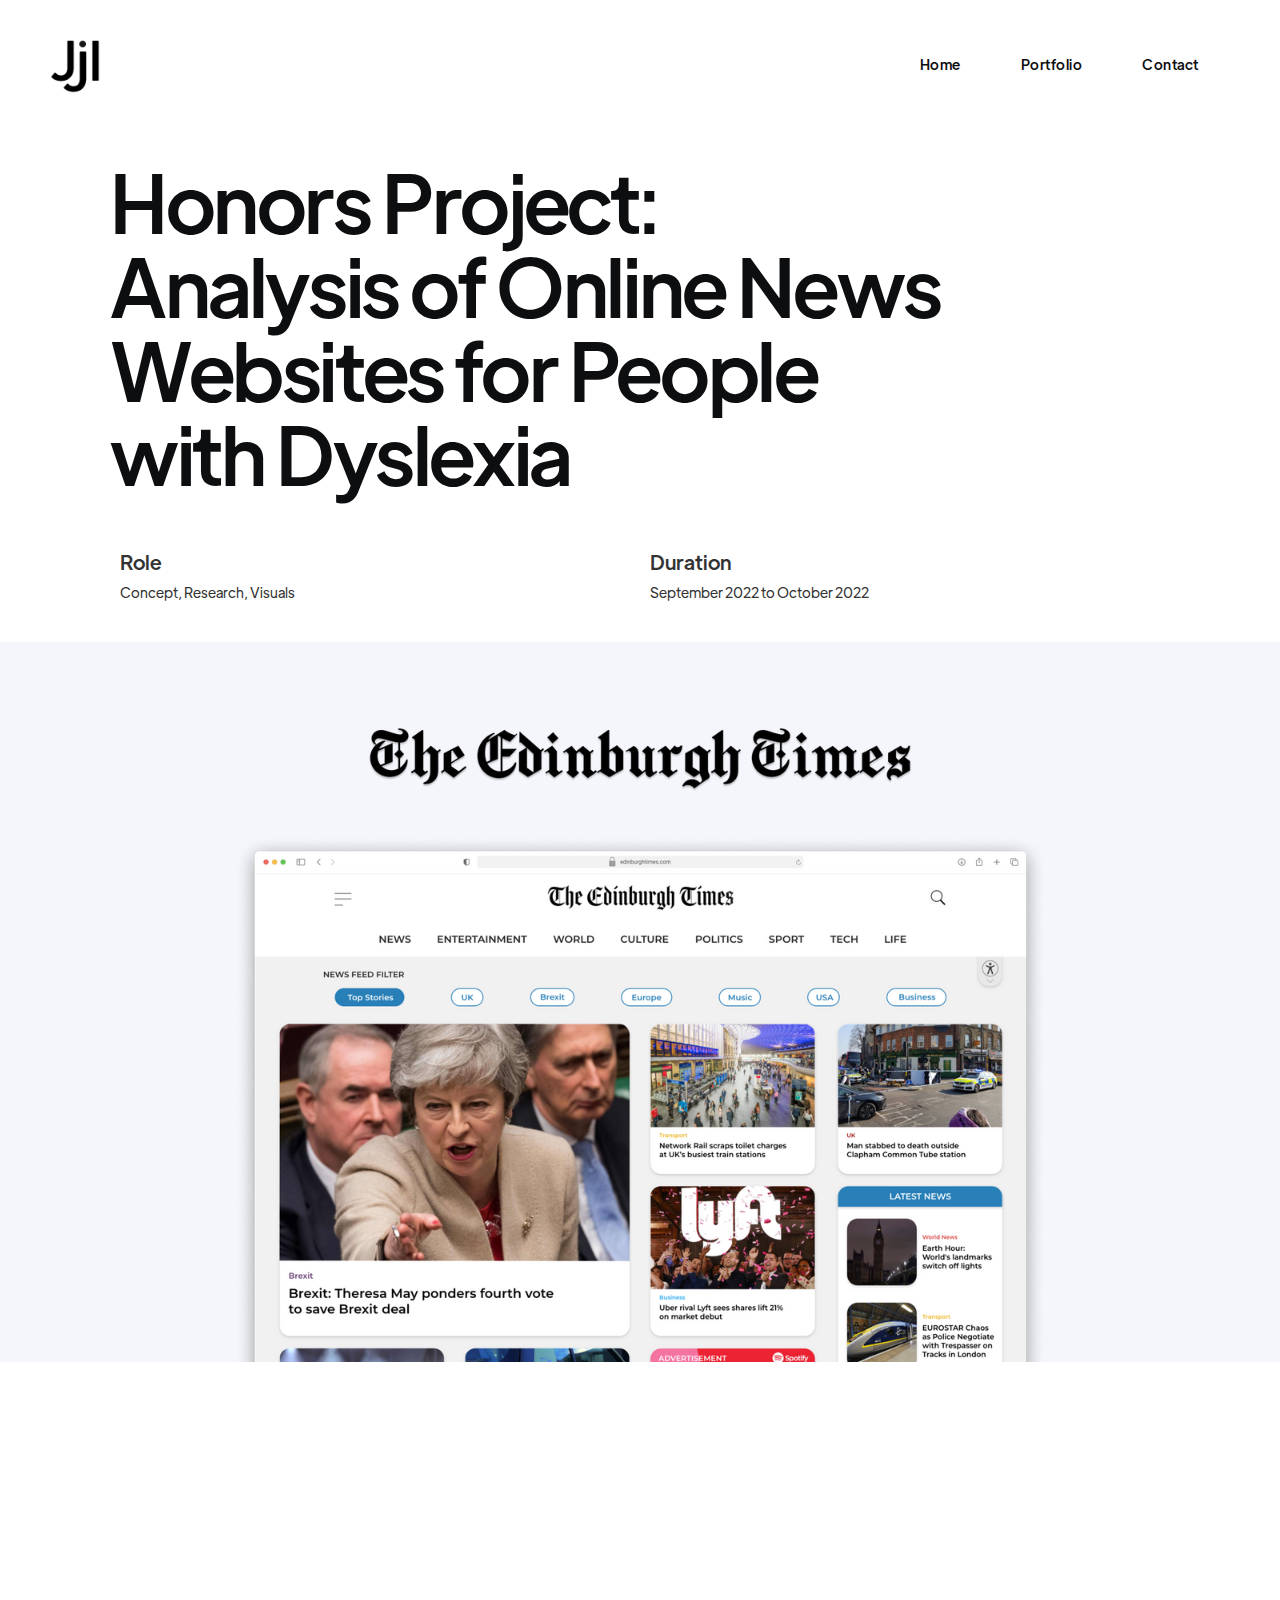
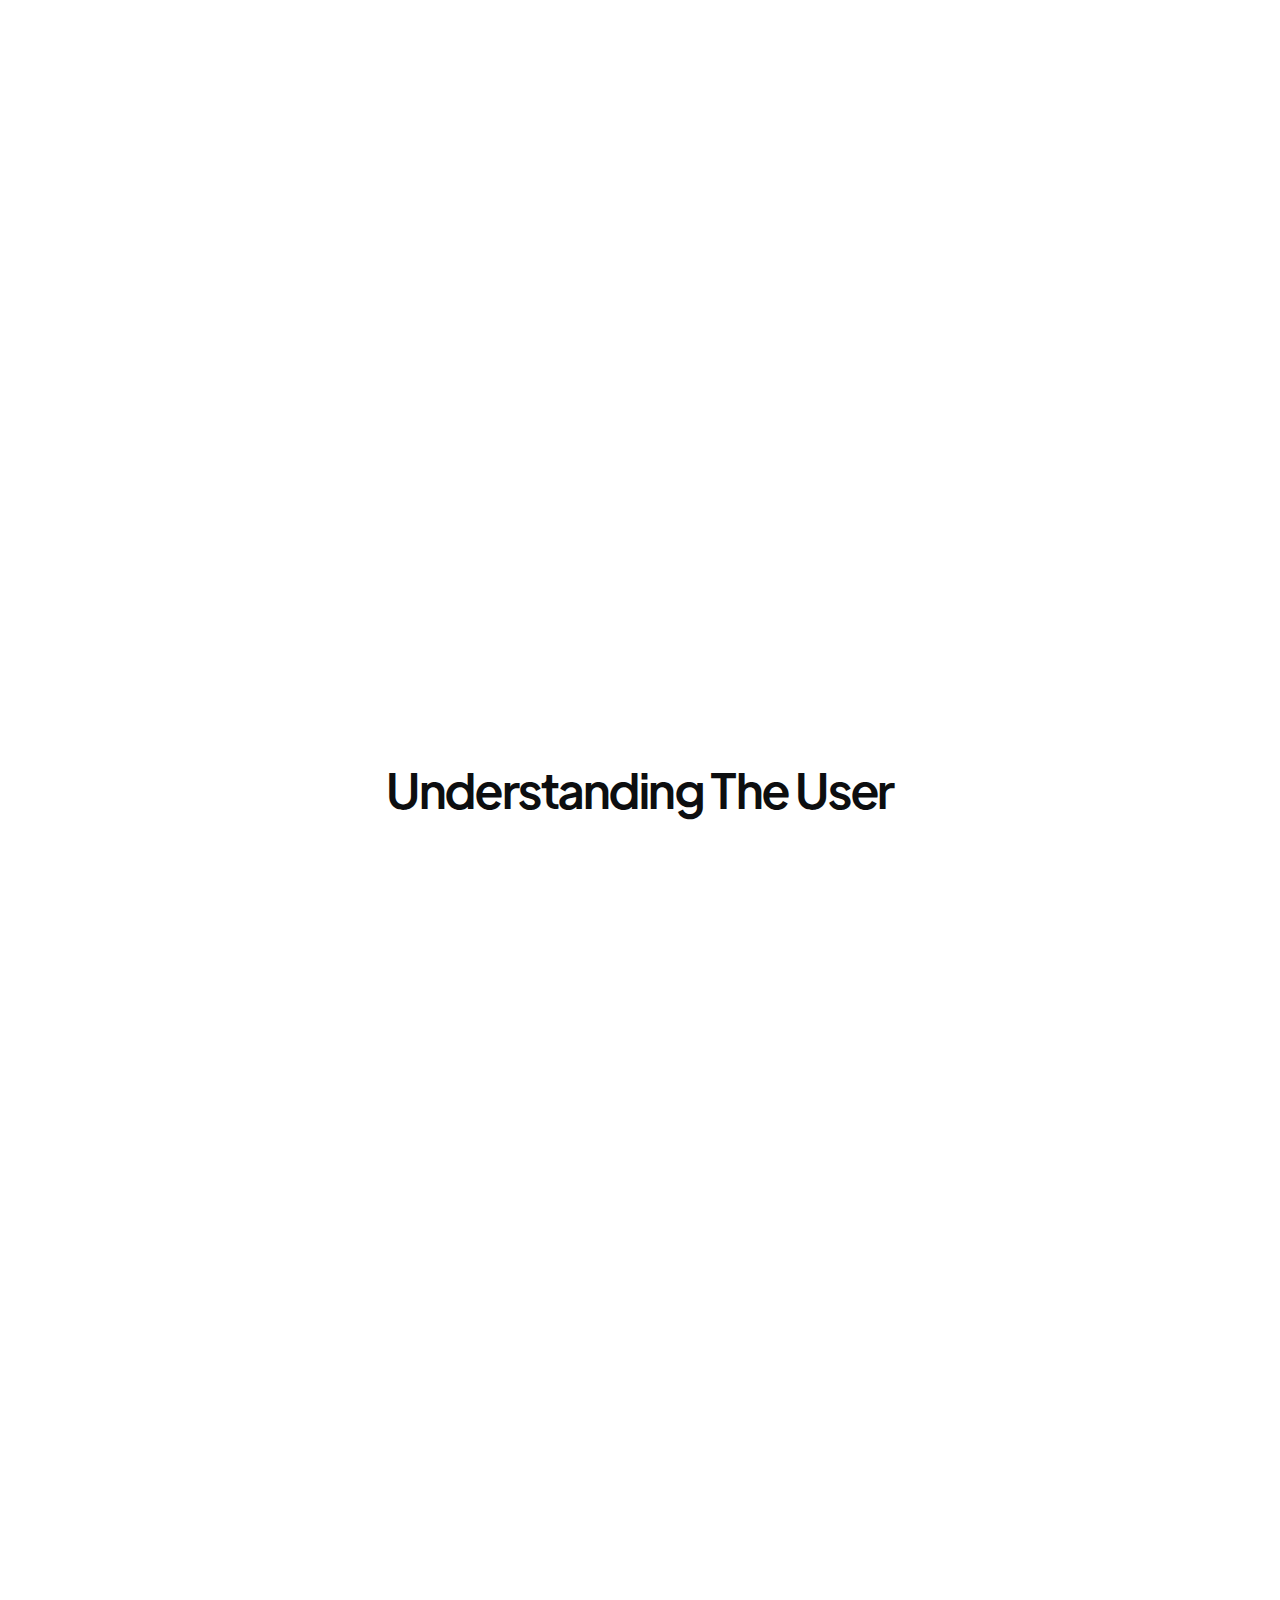
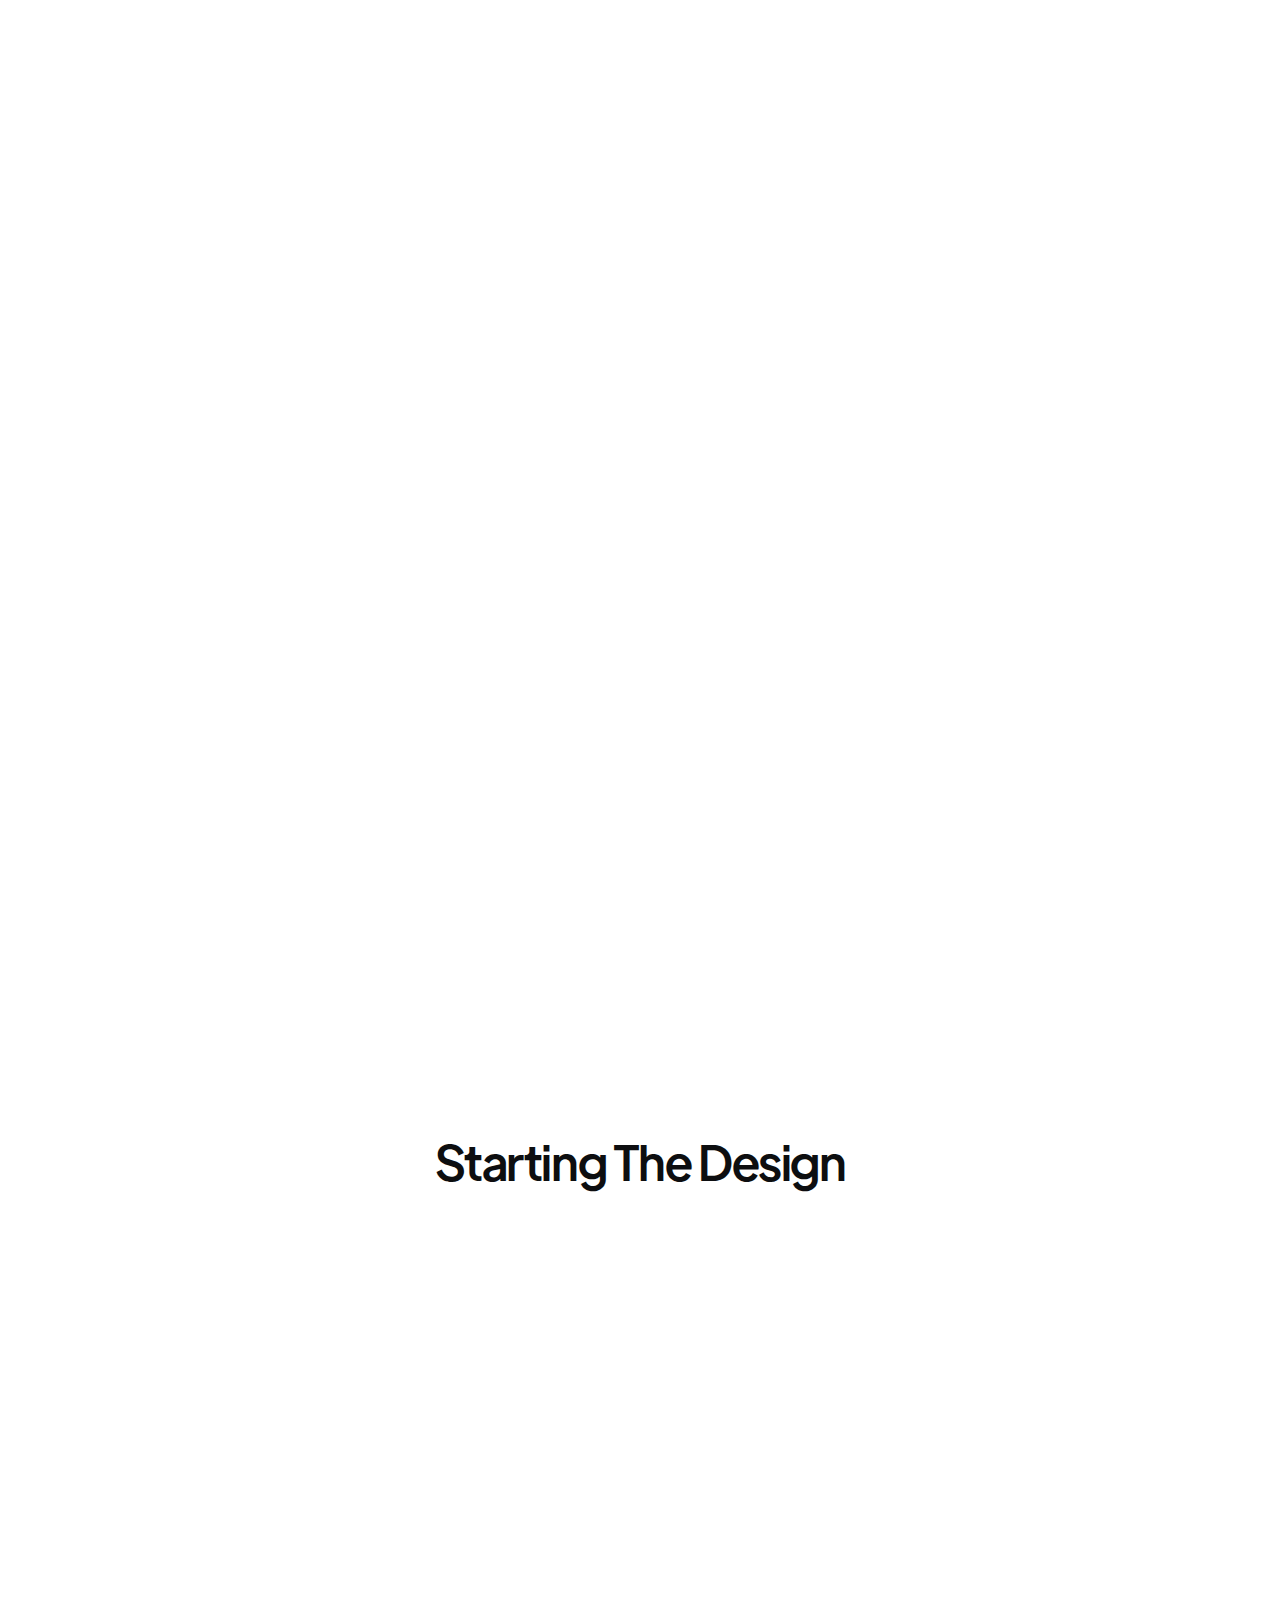
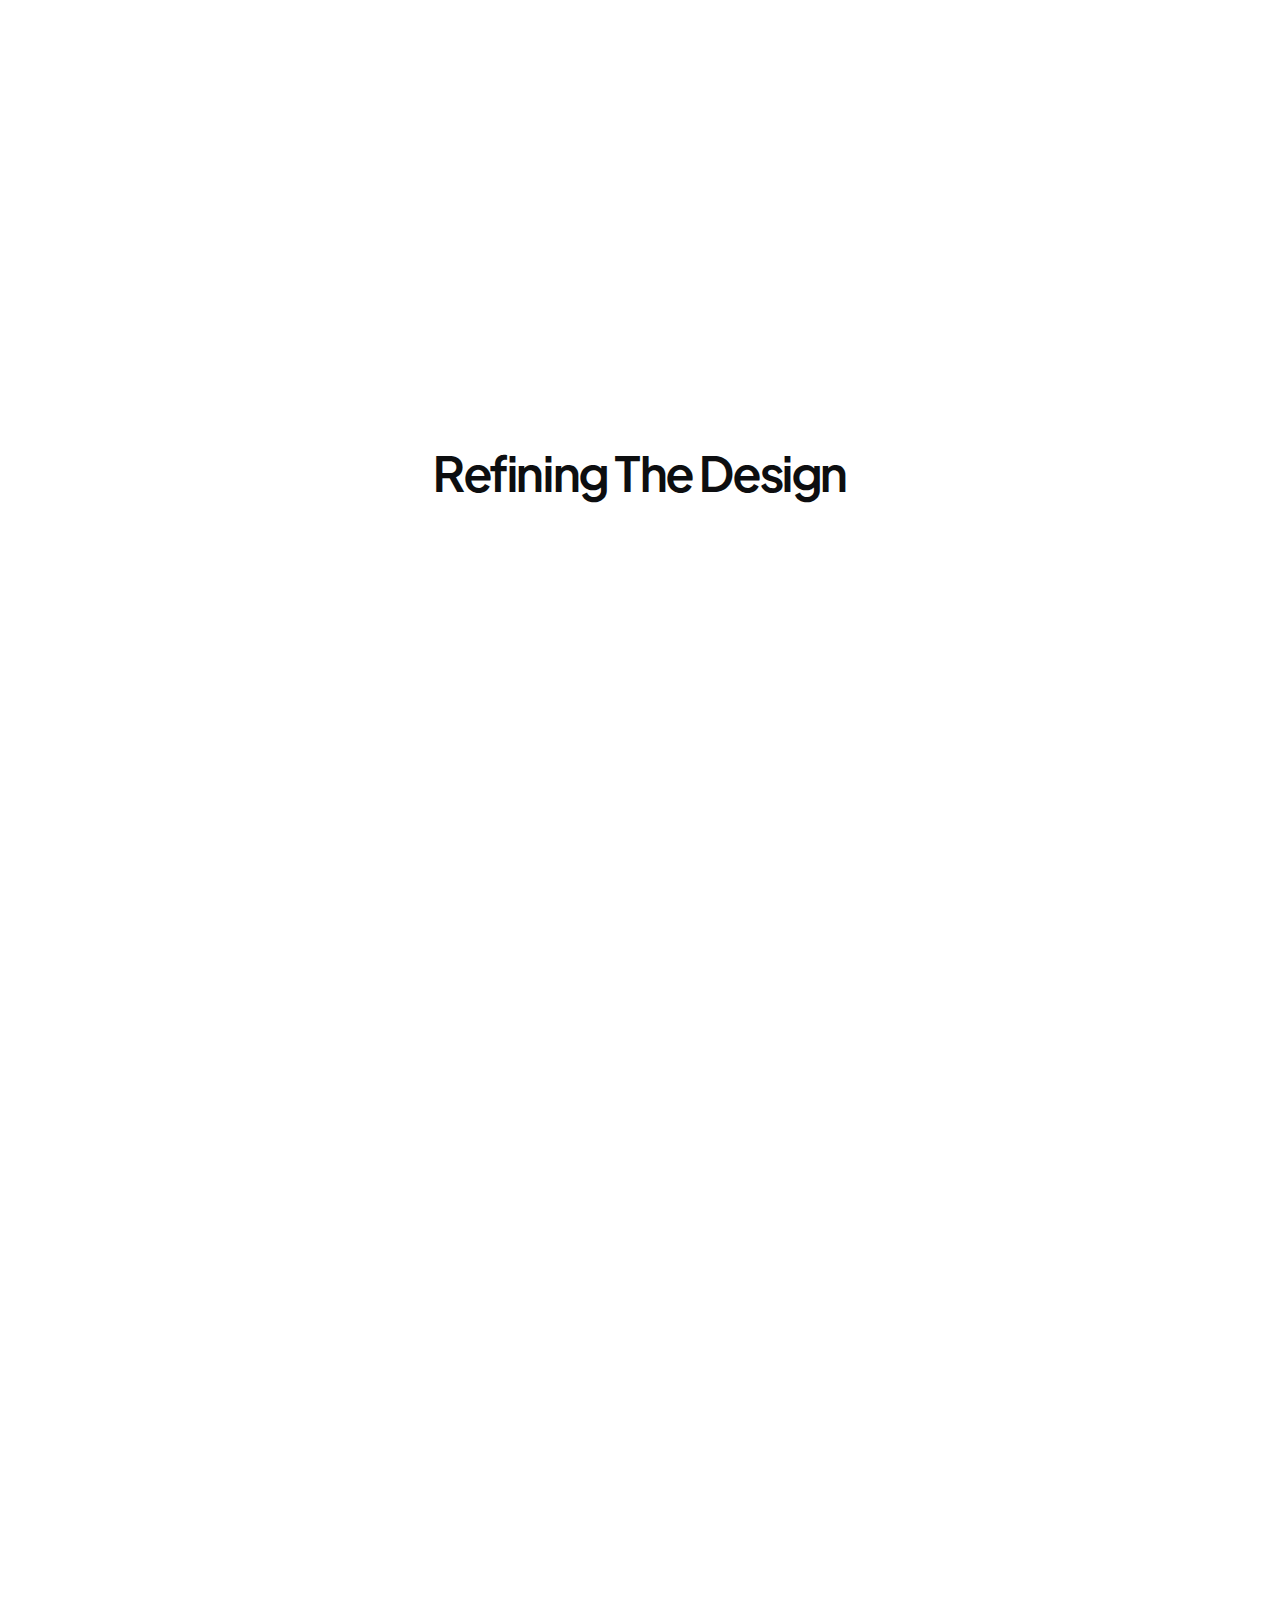
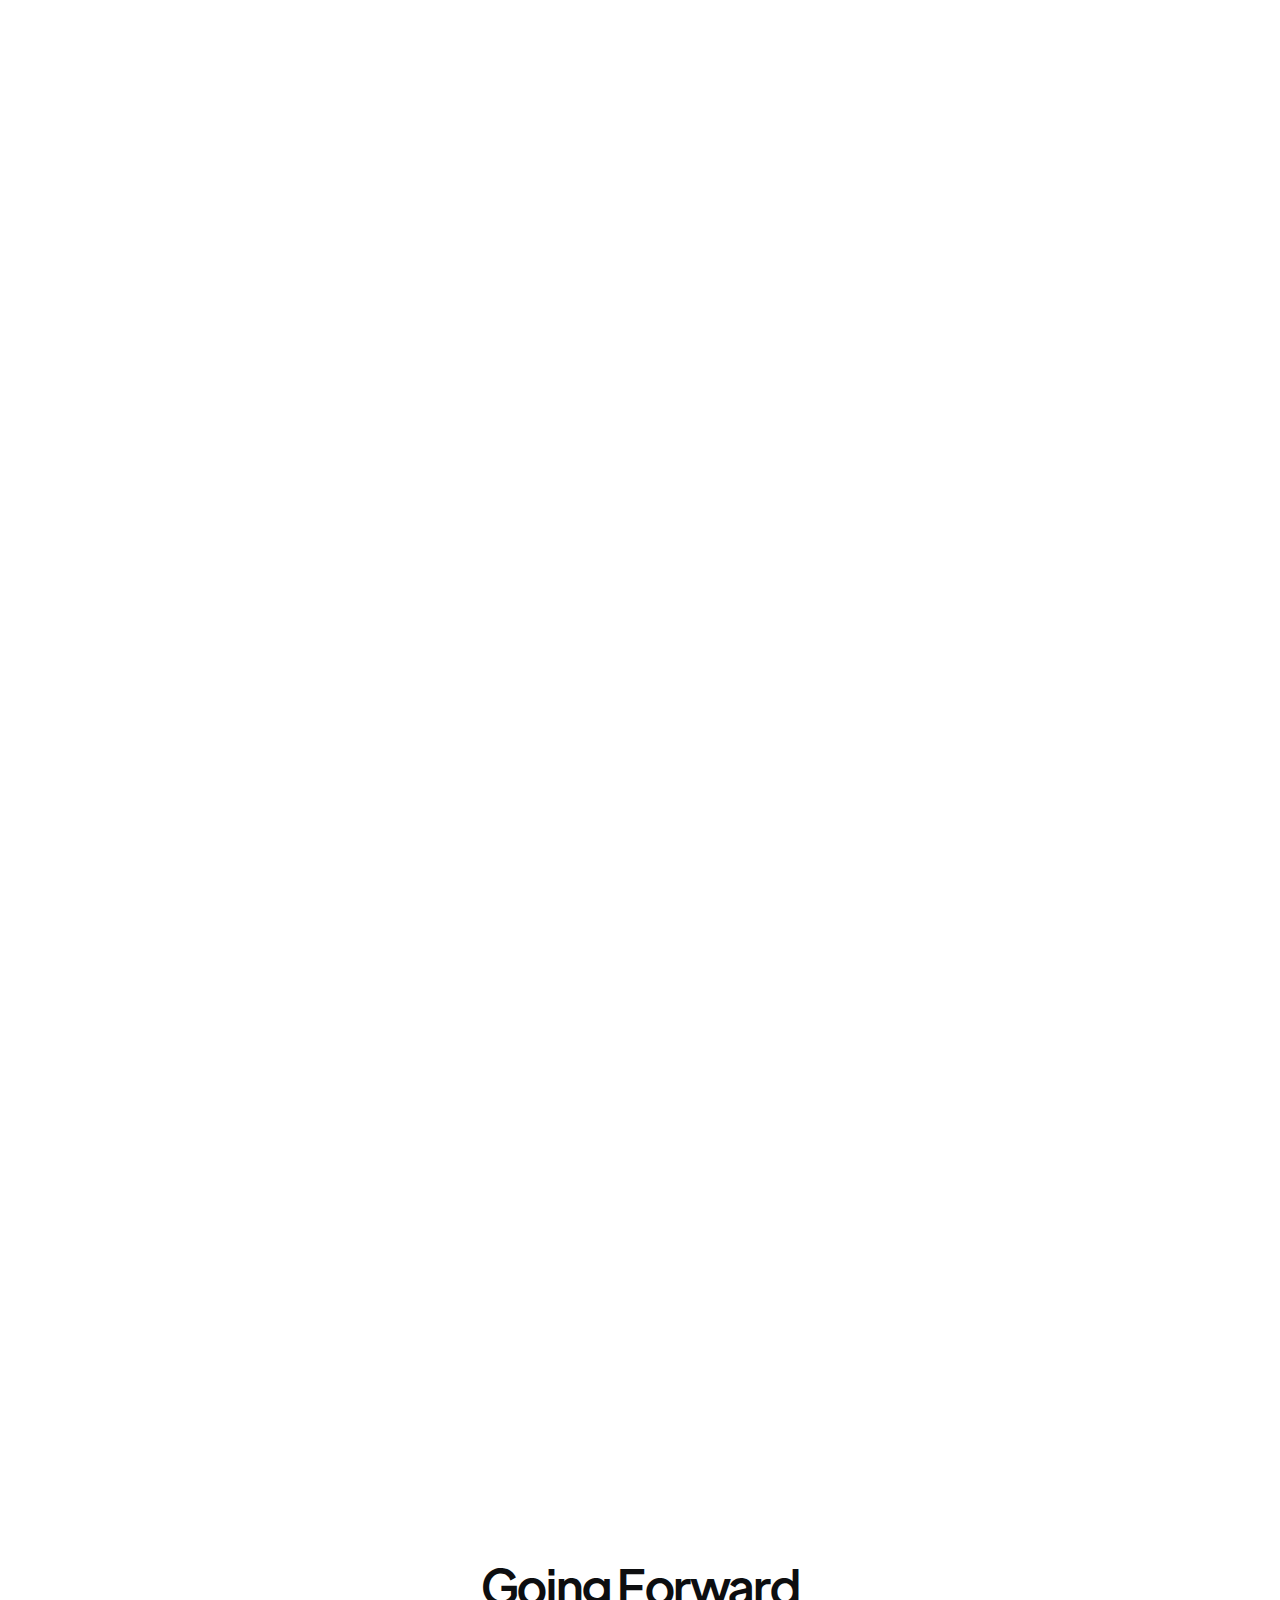
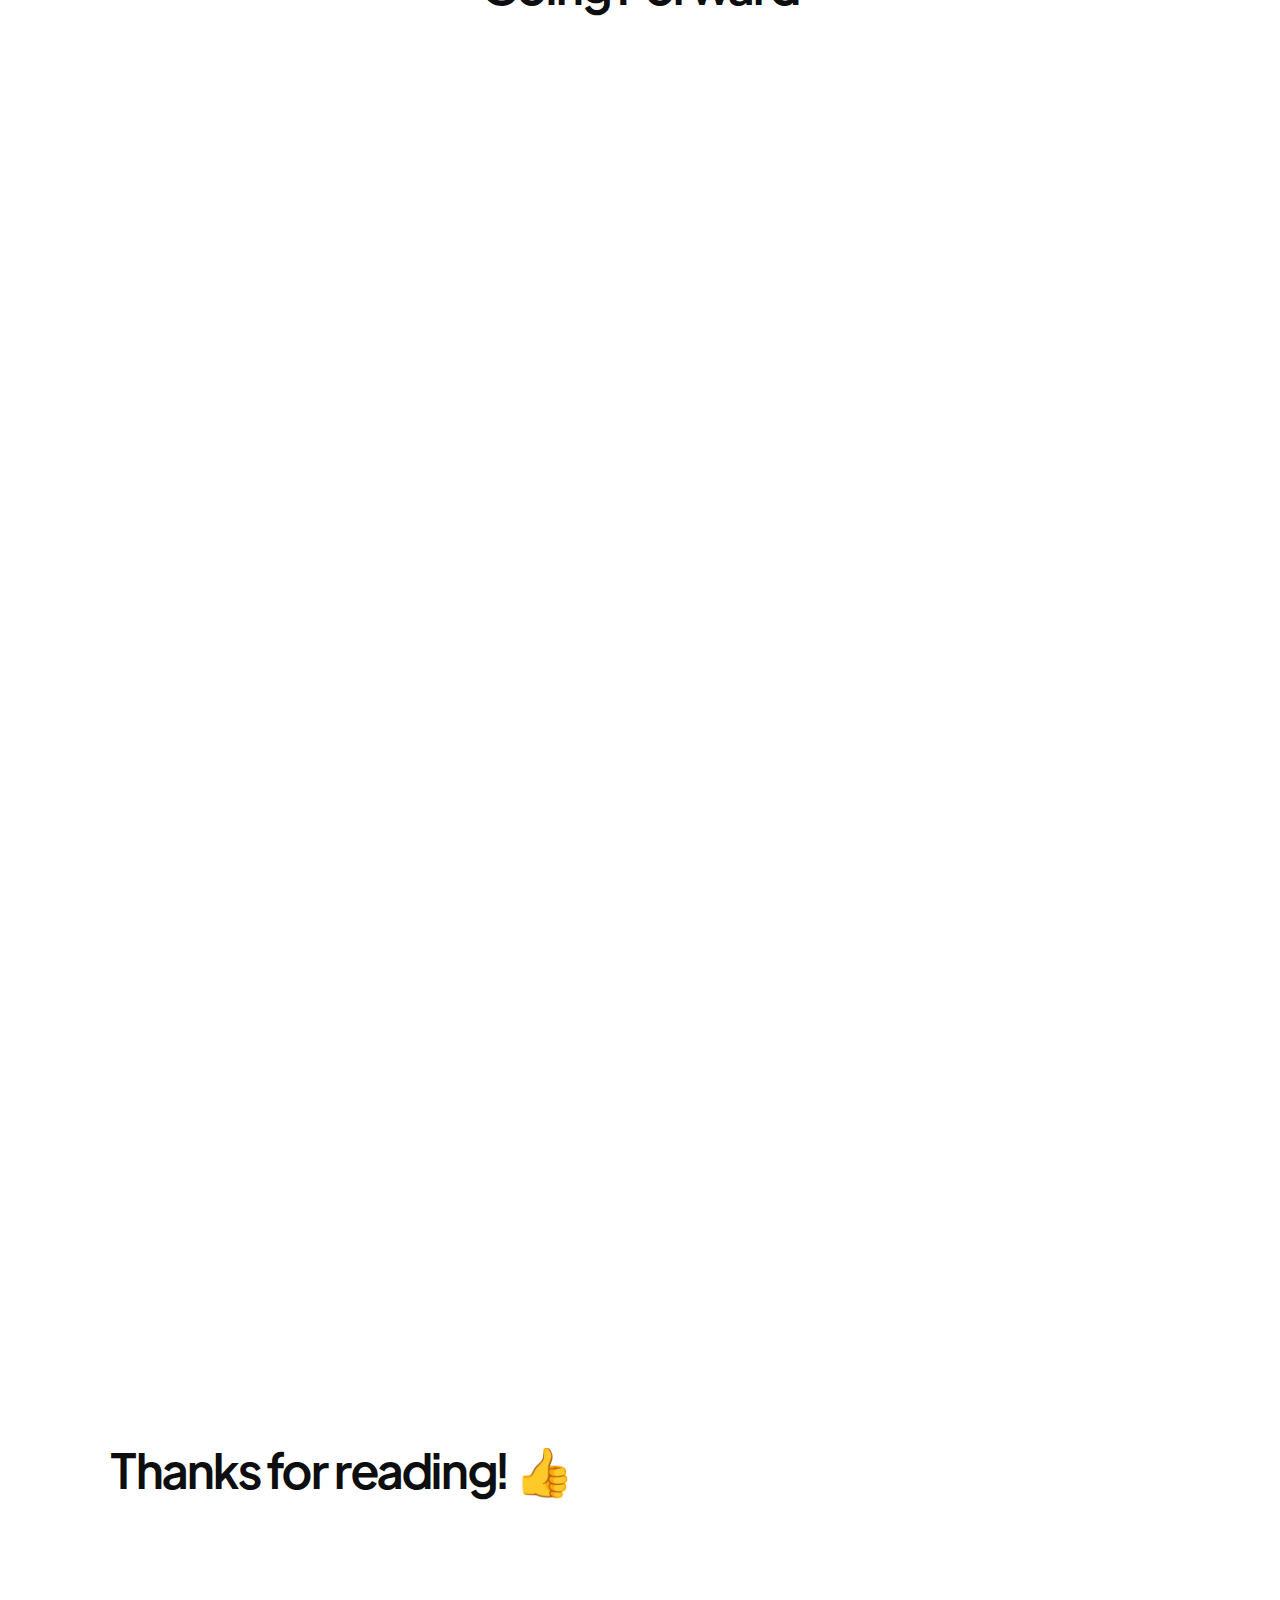
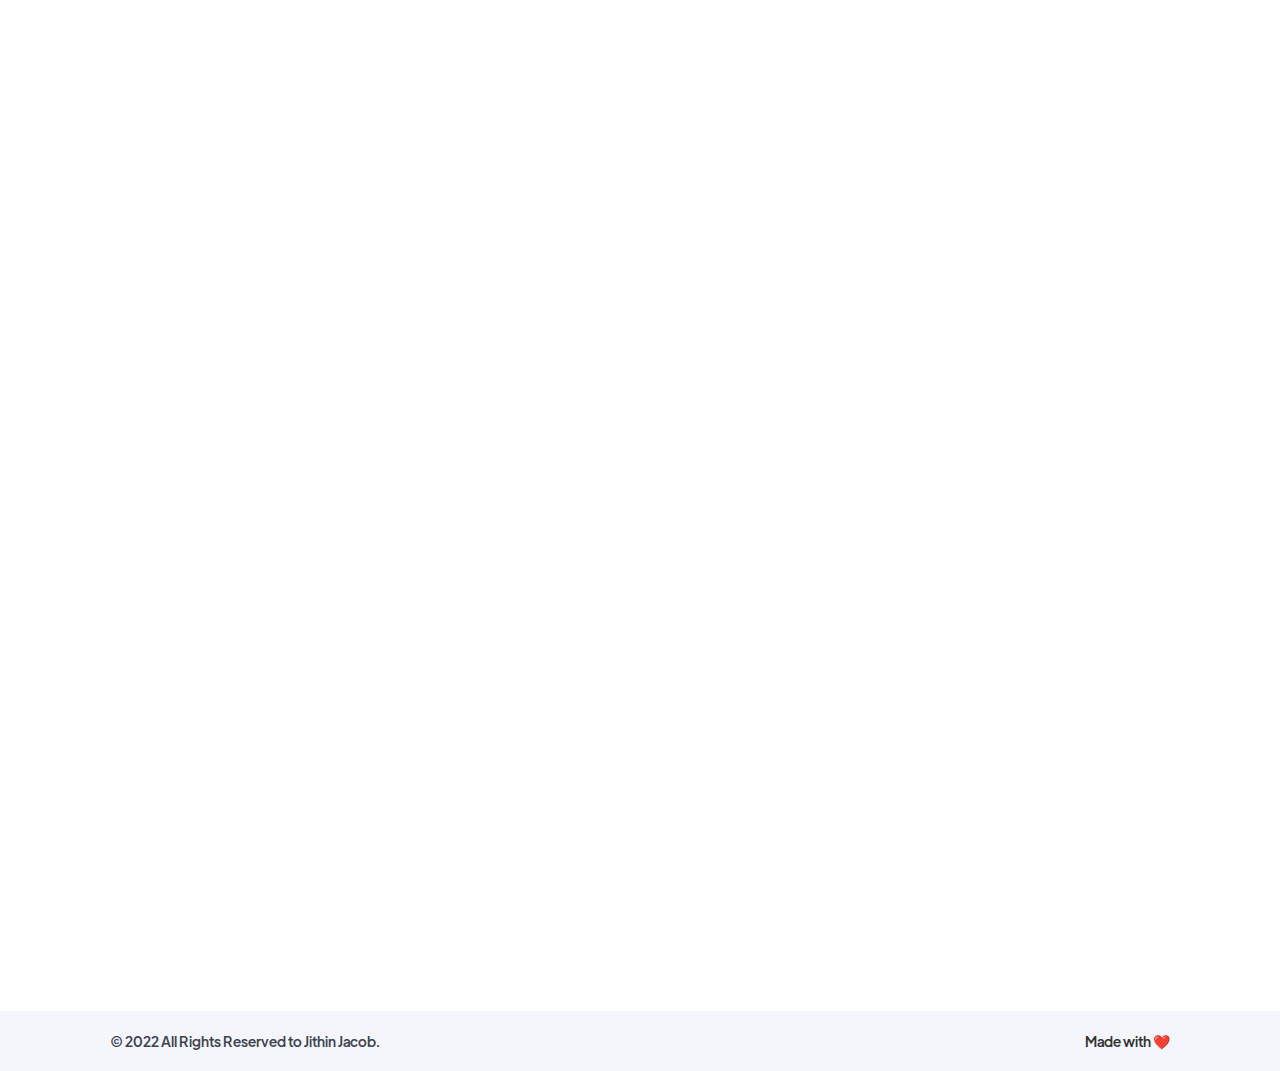
<file: portfolio/project/honors-project.html>
﻿<!DOCTYPE html>
<!-- Last Published: Thu May 05 2022 23:55:14 GMT+0000 (Coordinated Universal Time) -->
<html lang="en">
  <head>
    <meta charset="utf-8">
    <title>Honors Project - Analysis of Online News Websites for People with Dyslexia</title>
    <meta content="Honors Project - Analysis of Online News Websites for People with Dyslexia" property="og:title">
    <meta content="Honors Project - Analysis of Online News Websites for People with Dyslexia" property="twitter:title">
    <meta content="width=device-width, initial-scale=1" name="viewport">
    <meta content="nlH4oYdAWQpEtzOjAswouLguMniwws0jBwR9DW0HQyI" name="google-site-verification">
    <link href="../606b690fe91acd93d257a5d6/css/matthews-ux-portfolio-96.webflow.62824af3e-2.css" rel="stylesheet" type="text/css">
    <script src="../ajax/libs/webfont/1.6.26/webfont-2.js" type="text/javascript"></script>
    <script type="text/javascript">
      WebFont.load({
        google: {
          families: ["Reenie Beanie:regular"]
        }
      });
    </script>
    <!--[if lt IE 9]>
								<script src="https://cdnjs.cloudflare.com/ajax/libs/html5shiv/3.7.3/html5shiv.min.js" type="text/javascript"></script>
								<![endif]-->
    <script type="text/javascript">
      ! function(o, c) {
        var n = c.documentElement,
          t = " w-mod-";
        n.className += t + "js", ("ontouchstart" in o || o.DocumentTouch && c instanceof DocumentTouch) && (n.className += t + "touch")
      }(window, document);
    </script>
    <link href="../../images/symbol-black@2x.png" rel="shortcut icon" type="image/x-icon">
    <link href="../../images/symbol-black.png" rel="apple-touch-icon">
    <style>
      /*smoother text*/
      body {
        -webkit-font-smoothing: antialiased;
        -moz-osx-font-smoothing: grayscale;
        font-smoothing: antialiased;
        text-rendering: optimizeLegibility;
      }
    </style>
  </head>
  <body>
    <div data-collapse="medium" data-animation="default" data-duration="400" id="Navbar" data-easing="ease" data-easing2="ease" role="banner" class="navbar w-nav">
      <div class="navigation-container">
        <div class="navigation-left">
          <a href="/" class="brand w-nav-brand">
            <img src="../../images/symbol-black@2x.png" loading="lazy" width="50" sizes="(max-width: 479px) 42vw, 50px" srcset="../../images/symbol-black@2x.png" alt="">
          </a>
          <link rel="prerender" href="/">
        </div>
        <div class="navigation-right">
			<nav role="navigation" class="nav-menu w-nav-menu">
				<a href="../../index.html" class="nav-link w-nav-link">Home</a>
				<link rel="prerender" href="">
				<a href="/portfolio/index.html" class="nav-link w-nav-link">Portfolio</a>
				<link rel="prerender" href="">
				<a href="#" class="nav-link w-nav-link">Contact</a>
				<link rel="prerender" href="/contact">
			  </nav>
          <div class="menu-button w-nav-button">
            <div class="icon-base w-icon-nav-menu"></div>
          </div>
        </div>
      </div>
    </div>
    <div class="header">
      <div class="container">
        <h1 class="hero-display-projects">Honors Project: Analysis of Online News Websites for People with Dyslexia</h1>
        <div class="w-row">
          <div class="w-col w-col-6 w-col-tiny-tiny-stack">
            <h5>Role</h5>
            <div>Concept, Research, Visuals <br>
            </div>
          </div>
          <div class="w-col w-col-6 w-col-tiny-tiny-stack">
            <h5>Duration</h5>
            <div>September 2022 to October 2022 <br>
            </div>
          </div>
        </div>
      </div>
    </div>
    <div class="project-header">
      <img loading="lazy" data-w-id="fd1b4fd5-6319-08d8-a752-3bdb7c4a3468" sizes="100vw" src="../606b690fe91acd93d257a5d6/6167714e71991c26061aebe0_Website%20Hero%20Image%20-%20Edinburgh%20Times.png" srcset="../606b690fe91acd93d257a5d6/6167714e71991c26061aebe0_Website%20Hero%20Image%20-%20Edinburgh%20Times-p-500.png 500w, ../606b690fe91acd93d257a5d6/6167714e71991c26061aebe0_Website%20Hero%20Image%20-%20Edinburgh%20Times-p-800.png 800w, ../606b690fe91acd93d257a5d6/6167714e71991c26061aebe0_Website%20Hero%20Image%20-%20Edinburgh%20Times-p-1080.png 1080w, ../606b690fe91acd93d257a5d6/6167714e71991c26061aebe0_Website%20Hero%20Image%20-%20Edinburgh%20Times-p-1600.png 1600w, ../606b690fe91acd93d257a5d6/6167714e71991c26061aebe0_Website%20Hero%20Image%20-%20Edinburgh%20Times-p-2000.png 2000w, ../606b690fe91acd93d257a5d6/6167714e71991c26061aebe0_Website%20Hero%20Image%20-%20Edinburgh%20Times-p-2600.png 2600w, ../606b690fe91acd93d257a5d6/6167714e71991c26061aebe0_Website%20Hero%20Image%20-%20Edinburgh%20Times.png 3000w" alt="" class="project-hero-image">
    </div>
    <div class="content-section">
      <div class="container">
        <div class="project-content">
          <div class="title-wrap-large">
            <h2>Project Overview</h2>
            <img src="../606b690fe91acd93d257a5d6/606b6911e91acdaee157a62c_Client%20Line-2.svg" loading="lazy" alt="" class="accent">
          </div>
          <p class="paragraph-large-2">The Edinburgh Times is an online daily news website based in Edinburgh, Scotland. They provide users with the latest news, sports, business, and more. The typical user is adults between 18-40 years old, and most users are local working professionals. The Edinburgh Times&#x27; goal is to make access to the news easy and accessible for all types of users. <br>
          </p>
        </div>
        <div class="columns w-row">
          <div class="column w-col w-col-6">
            <div class="project-content">
              <div class="title-wrap-large">
                <h2>The Problem</h2>
                <img src="../606b690fe91acd93d257a5d6/606b6911e91acd797c57a633_Problem%20Line-2.svg" loading="lazy" width="230" alt="" class="accent">
              </div>
              <p class="paragraph-large-2">Available online news websites have cluttered designs, poor text presentation for legible reading, and inefficient website search systems. <br>
              </p>
            </div>
          </div>
          <div class="w-col w-col-6">
            <div class="project-content">
              <div class="title-wrap-large">
                <h2>The Goal</h2>
                <img src="../606b690fe91acd93d257a5d6/606b6911e91acdee1857a627_Solution%20Line-2.svg" loading="lazy" alt="" class="accent">
              </div>
              <p class="paragraph-large-2">Design the Edinburgh Time’s website to be user-friendly and accessible to people with reading difficulties by providing an easy-to-use experience, empowering users to customize the presentation of the website&#x27;s content and a straightforward layout. <br>
              </p>
            </div>
          </div>
        </div>
        <h1 class="heading-5">Understanding The User <br>
        </h1>
        <div class="project-content">
          <div class="title-wrap-large">
            <h2 class="heading-6">User Research</h2>
            <img src="../606b690fe91acd93d257a5d6/606b6911e91acdaee157a62c_Client%20Line-2.svg" loading="lazy" alt="" class="accent">
          </div>
          <p class="paragraph-large-2">To understand the user and their needs, I conducted a usability study on several news websites. The study used a diverse set of qualitative and quantitative data collection techniques including, interviews, surveys, observation tasks, eye-tracking technology and, a tool to measure users&#x27; emotions. <br>‍ <br>
          </p>
          <img loading="lazy" sizes="94vw" srcset="../606b690fe91acd93d257a5d6/61708d22bf128d0fde304e53_User%20Research%20Steps-p-500.png 500w, ../606b690fe91acd93d257a5d6/61708d22bf128d0fde304e53_User%20Research%20Steps-p-800.png 800w, ../606b690fe91acd93d257a5d6/61708d22bf128d0fde304e53_User%20Research%20Steps-p-1080.png 1080w, ../606b690fe91acd93d257a5d6/61708d22bf128d0fde304e53_User%20Research%20Steps.png 1680w" src="../606b690fe91acd93d257a5d6/61708d22bf128d0fde304e53_User%20Research%20Steps.png" alt="" class="gallery-image">
        </div>
        <div class="project-content">
          <div class="title-wrap-large">
            <h2 class="heading-6">Usability Study Parameters</h2>
            <img src="../606b690fe91acd93d257a5d6/606b6911e91acdaee157a62c_Client%20Line-2.svg" loading="lazy" alt="" class="accent">
          </div>
          <div class="w-layout-grid grid-2">
            <div class="title-wrap-large">
              <h2 class="heading-7-honors">Study Type</h2>
              <p class="paragraph-large-2">Moderated Usability Study <br>
              </p>
            </div>
            <div class="title-wrap-large">
              <h2 class="heading-7-honors">Location</h2>
              <p class="paragraph-large-2">Edinburgh Napier University, in person at the usability lab.</p>
            </div>
            <div class="title-wrap-large">
              <h2 class="heading-7-honors">Participants</h2>
              <p class="paragraph-large-2">7 dyslexic participants, four females and three males.</p>
            </div>
            <div class="title-wrap-large">
              <h2 class="heading-7-honors">Length</h2>
              <p class="paragraph-large-2">40-60 minutes</p>
            </div>
          </div>
        </div>
        <div class="project-content">
          <div class="title-wrap-large">
            <h2 class="heading-6">Analyzing &amp; Synthesizing The Results</h2>
            <img src="../606b690fe91acd93d257a5d6/606b6911e91acdaee157a62c_Client%20Line-2.svg" loading="lazy" alt="" class="accent">
          </div>
          <p class="paragraph-large-2">I learned that intrusive advertisement banners disrupted users&#x27; experience, resulting in a loss of focus and engagement on the website&#x27;s article. A search function that provides word suggestions would allow for an easier experience when searching the site. I observed that participants incorrectly spelled the term &quot;Dyslexia&quot; resulting in no articles displaying, leaving the participant confused. Participants also had trouble clicking links on the website because of the hover-sensitive navigation bar. While moving the mouse cursor, the submenu kept disappearing. <br>
            <br>I discovered that medium to large news card elements was more engaging when compared to small news card elements. Also, users would benefit from an improved page hierarchy and whitespace. In addition, participants commented on how they felt overwhelmed and unsure where to look at content due to the visual complexity of the website. Some participants suggested that implementing larger-sized text, sans serif font, and user customization would benefit them. The ability to customize the background color would also help users who found it difficult to read online due to fuzziness or movement of words. <br>
          </p>
        </div>
        <div class="project-content">
          <div class="title-wrap-large">
            <h2>User Pain Points</h2>
            <img src="../606b690fe91acd93d257a5d6/606b6911e91acdaee157a62c_Client%20Line-2.svg" loading="lazy" alt="" class="accent">
          </div>
          <div class="w-layout-grid grid-2">
            <div class="title-wrap-large">
              <h2 class="heading-7-honors">Presentation of Text</h2>
              <p class="paragraph-large-2">Users found it challenging to read effectively due to the presentation of text on the page. <br>
              </p>
            </div>
            <div class="title-wrap-large">
              <h2 class="heading-7-honors">Visually Complex</h2>
              <p class="paragraph-large-2">The amount of information and elements on the page made users feel overwhelmed, making it difficult to focus on the relevant content.</p>
            </div>
            <div class="title-wrap-large">
              <h2 class="heading-7-honors">Search Auto-Complete </h2>
              <p class="paragraph-large-2">Many news websites don&#x27;t have auto-complete functionality, for users who have difficulty spelling.</p>
            </div>
            <div class="title-wrap-large">
              <h2 class="heading-7-honors">Content Organization</h2>
              <p class="paragraph-large-2">The organization of page content is often inconsistent, splitting the relevant content with advertisements and irrelevant material, making it disjointed and confusing for users to read.</p>
            </div>
          </div>
        </div>
        <div class="project-content">
          <div class="title-wrap-large">
            <h2>User Persona</h2>
            <img src="../606b690fe91acd93d257a5d6/606b6911e91acdaee157a62c_Client%20Line-2.svg" loading="lazy" alt="" class="accent">
          </div>
          <div class="title-wrap-large">
            <h2 class="heading-7-honors">Problem Statement</h2>
            <p class="paragraph-large-2">Eugene is a busy professional and father who needs intuitive navigation, adaptive reading experience, and auto-complete features because they want to read and discover news articles stress-free. <br>
            </p>
            <img loading="lazy" sizes="94vw" srcset="../606b690fe91acd93d257a5d6/61730e495c1605e8f5fd19d0_Persona%20-%20Edinburgh%20Times-p-500.png 500w, ../606b690fe91acd93d257a5d6/61730e495c1605e8f5fd19d0_Persona%20-%20Edinburgh%20Times-p-800.png 800w, ../606b690fe91acd93d257a5d6/61730e495c1605e8f5fd19d0_Persona%20-%20Edinburgh%20Times-p-1080.png 1080w, ../606b690fe91acd93d257a5d6/61730e495c1605e8f5fd19d0_Persona%20-%20Edinburgh%20Times-p-1600.png 1600w, ../606b690fe91acd93d257a5d6/61730e495c1605e8f5fd19d0_Persona%20-%20Edinburgh%20Times-p-2000.png 2000w, ../606b690fe91acd93d257a5d6/61730e495c1605e8f5fd19d0_Persona%20-%20Edinburgh%20Times.png 3040w" src="../606b690fe91acd93d257a5d6/61730e495c1605e8f5fd19d0_Persona%20-%20Edinburgh%20Times.png" alt="" class="gallery-image">
          </div>
        </div>
        <h1 class="heading-5">Starting The Design <br>
        </h1>
        <div class="project-content">
          <div class="title-wrap-large">
            <h2>Digital Wireframes <br>
            </h2>
            <img src="../606b690fe91acd93d257a5d6/606b6911e91acdaee157a62c_Client%20Line-2.svg" loading="lazy" alt="" class="accent">
          </div>
          <p class="paragraph-large-2">I started creating digital wireframes, which allowed me to outline the structure and layout of the website. I made sure to base the screen designs on feedback and findings from the user research. This is the first wireframe that demonstrates the design thinking aligned with user research. Prioritizing accessible features and the visual element placement on the home page was a key part of my strategy.</p>
          <img loading="lazy" sizes="94vw" srcset="../606b690fe91acd93d257a5d6/6171e82ec5bb52ccb37beee7_Digital%20Wireframes%20-%20Home%20Page-p-500.png 500w, ../606b690fe91acd93d257a5d6/6171e82ec5bb52ccb37beee7_Digital%20Wireframes%20-%20Home%20Page-p-800.png 800w, ../606b690fe91acd93d257a5d6/6171e82ec5bb52ccb37beee7_Digital%20Wireframes%20-%20Home%20Page-p-1080.png 1080w, ../606b690fe91acd93d257a5d6/6171e82ec5bb52ccb37beee7_Digital%20Wireframes%20-%20Home%20Page.png 1680w" src="../606b690fe91acd93d257a5d6/6171e82ec5bb52ccb37beee7_Digital%20Wireframes%20-%20Home%20Page.png" alt="" class="gallery-image">
          <p class="paragraph-large-2">Providing users with the ability to customize the background color, text size, and typeface would help users who had difficulty reading online and were all key user needs to address in the design. In addition to allowing assistive technologies to work and users having news articles read aloud to them. The second wireframe demonstrates the design thinking aligned with user research.</p>
          <img loading="lazy" sizes="94vw" srcset="../606b690fe91acd93d257a5d6/6171e8ae85ae09fbb90c4f71_Digital%20Wireframes%20-%20News%20Article-p-500.png 500w, ../606b690fe91acd93d257a5d6/6171e8ae85ae09fbb90c4f71_Digital%20Wireframes%20-%20News%20Article-p-800.png 800w, ../606b690fe91acd93d257a5d6/6171e8ae85ae09fbb90c4f71_Digital%20Wireframes%20-%20News%20Article-p-1080.png 1080w, ../606b690fe91acd93d257a5d6/6171e8ae85ae09fbb90c4f71_Digital%20Wireframes%20-%20News%20Article.png 1680w" src="../606b690fe91acd93d257a5d6/6171e8ae85ae09fbb90c4f71_Digital%20Wireframes%20-%20News%20Article.png" alt="" class="gallery-image">
        </div>
        <h1 class="heading-5">Refining The Design <br>
        </h1>
        <div class="project-content">
          <div class="title-wrap-large">
            <h2>Mockups <br>
            </h2>
            <img src="../606b690fe91acd93d257a5d6/606b6911e91acdaee157a62c_Client%20Line-2.svg" loading="lazy" alt="" class="accent">
          </div>
          <p class="paragraph-large-2">I wanted to add more fidelity to the designs to help closely match the look and feel of the final product. When designing my mockups, I kept in mind the visual elements I wanted to use on each screen of the design, such as typography, color, and iconography.</p>
          <img loading="lazy" sizes="94vw" srcset="../606b690fe91acd93d257a5d6/6172f80f41bd3864ab2ba41e_Edinburgh%20Times%20-%20Homepage-p-500.png 500w, ../606b690fe91acd93d257a5d6/6172f80f41bd3864ab2ba41e_Edinburgh%20Times%20-%20Homepage-p-800.png 800w, ../606b690fe91acd93d257a5d6/6172f80f41bd3864ab2ba41e_Edinburgh%20Times%20-%20Homepage.png 1073w" src="../606b690fe91acd93d257a5d6/6172f80f41bd3864ab2ba41e_Edinburgh%20Times%20-%20Homepage.png" alt="" class="gallery-image">
          <p class="paragraph-large-2">As I continued to refine my designs, I kept the user&#x27;s pain points in mind while adding words, images, icons, visual elements, and accessibility features on the home and article pages.</p>
          <img loading="lazy" sizes="94vw" srcset="../606b690fe91acd93d257a5d6/617338b34f9dce4ce3ebe294_Edinburgh%20Times%20-%20Article-p-500.png 500w, ../606b690fe91acd93d257a5d6/617338b34f9dce4ce3ebe294_Edinburgh%20Times%20-%20Article-p-800.png 800w, ../606b690fe91acd93d257a5d6/617338b34f9dce4ce3ebe294_Edinburgh%20Times%20-%20Article.png 1073w" src="../606b690fe91acd93d257a5d6/617338b34f9dce4ce3ebe294_Edinburgh%20Times%20-%20Article.png" alt="" class="gallery-image">
        </div>
        <div class="project-content">
          <div class="title-wrap-large">
            <h2>High-Fidelity Prototype <br>
            </h2>
            <img src="../606b690fe91acd93d257a5d6/606b6911e91acdaee157a62c_Client%20Line-2.svg" loading="lazy" alt="" class="accent">
          </div>
          <p class="paragraph-large-2">The final high-fidelity prototype followed the same user flow as the earlier designs and illustrates how users can easily search for articles by automatically suggesting the correct word or phrase if misspelled.</p>
          <div class="gif w-container">
            <img loading="lazy" src="../606b690fe91acd93d257a5d6/6172fc87cf7b3f13f87532a6_Edinburgh%20Times%20-%20Search.gif" alt="" class="gallery-image">
          </div>
          <p class="paragraph-large-2">Users can customize the website&#x27;s typeface, text size, and background color, enhancing their reading experience while using the site. Users can also use the news feed filter to view topics they are interested in, allowing them to navigate through the articles on the homepage.</p>
          <div class="gif w-container">
            <img loading="lazy" src="../606b690fe91acd93d257a5d6/6172fc82afb1624d7dea3d66_Edinburgh%20Times%20-%20Accessibility%20Bar.gif" alt="" class="gallery-image">
          </div>
          <p class="paragraph-large-2">I created the prototype using Adobe XD, and it consists of several variations of the news homepage, search results, and article pages. <br>
          </p>
          <img loading="lazy" sizes="94vw" srcset="../606b690fe91acd93d257a5d6/617095e166565aee24378c64_High-Fidelity%20Prototype%20-%20Edinburgh%20Times-p-500.png 500w, ../606b690fe91acd93d257a5d6/617095e166565aee24378c64_High-Fidelity%20Prototype%20-%20Edinburgh%20Times-p-800.png 800w, ../606b690fe91acd93d257a5d6/617095e166565aee24378c64_High-Fidelity%20Prototype%20-%20Edinburgh%20Times-p-1080.png 1080w, ../606b690fe91acd93d257a5d6/617095e166565aee24378c64_High-Fidelity%20Prototype%20-%20Edinburgh%20Times-p-1600.png 1600w, ../606b690fe91acd93d257a5d6/617095e166565aee24378c64_High-Fidelity%20Prototype%20-%20Edinburgh%20Times.png 2302w" src="../606b690fe91acd93d257a5d6/617095e166565aee24378c64_High-Fidelity%20Prototype%20-%20Edinburgh%20Times.png" alt="" class="gallery-image">
          <div class="html-embed-3 w-embed w-iframe">
            <iframe style="position: relative; display: block;" width="100%" height="540" src="https://xd.adobe.com/embed/27b182fe-4159-4dac-b90e-5b7d5fb9e234-72e2/?fullscreen" frameborder="0" allowfullscreen=""></iframe>
          </div>
        </div>
        <div class="project-content">
          <div class="title-wrap-large">
            <h2>Accessibility Considerations <br>
            </h2>
          </div>
          <div class="columns-4 w-row">
            <div class="w-col w-col-6">
              <img loading="lazy" src="../606b690fe91acd93d257a5d6/6170abd22ee5e4883bfc79a4_Accessabilty%20Icon.png" height="80" width="80" alt="" class="image">
              <p class="paragraph-center-2">Color palette is an acceptable contrast ratio based on the WCAG 2.0 standards and customizable foreground and background colors reduce visual stress and sensitivity when reading online. <br>‍ </p>
            </div>
            <div class="w-col w-col-6">
              <img loading="lazy" src="../606b690fe91acd93d257a5d6/6170ac02a1331c7ec3a2c6c5_Text%20Audio.png" height="80" width="80" alt="" class="image">
              <p class="paragraph-center-2">Users can have website articles read aloud to them, allowing them to read articles without difficulty. <br>‍ </p>
            </div>
          </div>
          <div class="columns-5 w-row">
            <div class="w-col w-col-6">
              <img loading="lazy" src="../606b690fe91acd93d257a5d6/6170ac0c70d714bcd82b4b02_Layout%20Icon.png" height="80" width="80" alt="" class="image">
              <p class="paragraph-center-2">The website contains a less visually complex layout and improved elements for easier navigation. <br>‍ </p>
            </div>
            <div class="w-col w-col-6">
              <img loading="lazy" src="../606b690fe91acd93d257a5d6/6170abfa763f95e9239cd567_Text%20Size%20Icon.png" height="80" width="80" alt="" class="image">
              <p class="paragraph-center-2">Provided website customization features to change text size and typeface, improving users&#x27; ability to focus and read legibly.</p>
            </div>
          </div>
        </div>
        <h1 class="heading-5">Going Forward <br>
        </h1>
        <div class="project-content">
          <div class="title-wrap-large">
            <h2>Takeaways <br>
            </h2>
            <img src="../606b690fe91acd93d257a5d6/606b6911e91acdaee157a62c_Client%20Line-2.svg" loading="lazy" alt="" class="accent">
          </div>
          <h2 class="heading-7-honors">Impact</h2>
          <p class="paragraph-large-2">The target users shared that the design was clean and had a user-friendly interface. They also shared that the design was intuitive to navigate, more engaging, and allowed them the flexibility to customize their experience and tailor it to their needs. <br>‍ <br>
          </p>
          <h2 class="heading-7-honors">What I Learned</h2>
          <p class="paragraph-large-2">In this project I learned that even a small design change can have a huge impact on the user experience. It was a real eye opener on what more we can do for people with dyslexia and people with reading difficulties , but the project still needs some iteration as a project is never really finished and always needs some improvement. Overall the project provided an experience that is more flexible, not just for users with accessibility needs, such as dyslexia, but everyone. <br>‍ <br>
          </p>
          <h2 class="heading-7-honors">Quotes From User Feedback</h2>
          <blockquote class="block-quote">I love the ability to change the background and text color contrast. This will assist me in reading online.</blockquote>
          <blockquote>I genuinely like the news feed filter, as it will allow me to pinpoint what I&#x27;m looking for and provides an excellent way to funnel through particular topics on the homepage.</blockquote>
          <blockquote>My favorite thing about this design is having articles read aloud to you. I often struggle to read sophisticated words and focus on long paragraphs. I love this!</blockquote>
        </div>
        <div class="project-content">
          <div class="title-wrap-large">
            <h2>Next Steps <br>
            </h2>
            <img src="../606b690fe91acd93d257a5d6/606b6911e91acdaee157a62c_Client%20Line-2.svg" loading="lazy" alt="" class="accent">
          </div>
          <p class="paragraph-large-2">To conduct another round of usability studies to validate whether the pain points users experienced have been effectively addressed. I also would want to conduct more user research to determine any new areas of need. In addition, I think adapting these improvements into a browser plug-in or software version would allow users to benefit from these improvements across multiple websites.</p>
        </div>
        <h1>Thanks for reading! 👍 <br>
        </h1>
      </div>
    </div>
    <div id="Work" class="content-section">
      <div class="container">
        <div class="title-left">
          <h1>What’s <span class="accent-next">next?</span>
          </h1>
        </div>
        <div class="w-layout-grid project-grid">
          <div class="grid-column">
            <a href="bakery-house.html" class="project-wrap w-inline-block">
              <div class="project-square">
                <img loading="lazy" sizes="(max-width: 767px) 94vw, 46vw" srcset="../606b690fe91acd93d257a5d6/6144c7085006c0b4b6d3a088_Bakery%20House%20Case%20Study%20Image-p-500.png 500w, ../606b690fe91acd93d257a5d6/6144c7085006c0b4b6d3a088_Bakery%20House%20Case%20Study%20Image-p-800.png 800w, ../606b690fe91acd93d257a5d6/6144c7085006c0b4b6d3a088_Bakery%20House%20Case%20Study%20Image-p-1080.png 1080w, ../606b690fe91acd93d257a5d6/6144c7085006c0b4b6d3a088_Bakery%20House%20Case%20Study%20Image-p-1600.png 1600w, ../606b690fe91acd93d257a5d6/6144c7085006c0b4b6d3a088_Bakery%20House%20Case%20Study%20Image.png 2466w" src="../606b690fe91acd93d257a5d6/6144c7085006c0b4b6d3a088_Bakery%20House%20Case%20Study%20Image.png" alt="" class="project-image">
              </div>
              <div class="project-detail-wrap">
                <h4>Bakery House</h4>
                <p>The Bakery House app enables users to quickly and conveniently order and customize bakes for delivery or pick up.</p>
              </div>
            </a>
          </div>
          <div id="w-node-b7444e5d-385d-0558-98d0-8dec1fdaa988-3b3cd0d7" class="grid-column">
            <div class="grid-column">
              <a href="thrifty.html" class="project-wrap w-inline-block">
                <div class="project-square">
                  <img loading="lazy" sizes="(max-width: 767px) 94vw, 46vw" srcset="../606b690fe91acd93d257a5d6/6182bf4fa81b9285c53d339b_Website%20Thumbnail%20-%20Thrifty-p-500-1.png 500w, ../606b690fe91acd93d257a5d6/6182bf4fa81b9285c53d339b_Website%20Thumbnail%20-%20Thrifty-p-800-1.png 800w, ../606b690fe91acd93d257a5d6/6182bf4fa81b9285c53d339b_Website%20Thumbnail%20-%20Thrifty-p-1080-1.png 1080w, ../606b690fe91acd93d257a5d6/6182bf4fa81b9285c53d339b_Website%20Thumbnail%20-%20Thrifty-p-1600-1.png 1600w, ../606b690fe91acd93d257a5d6/6182bf4fa81b9285c53d339b_Website%20Thumbnail%20-%20Thrifty-p-2000-1.png 2000w, ../606b690fe91acd93d257a5d6/6182bf4fa81b9285c53d339b_Website%20Thumbnail%20-%20Thrifty-1.png 2466w" src="../606b690fe91acd93d257a5d6/6182bf4fa81b9285c53d339b_Website%20Thumbnail%20-%20Thrifty-1.png" alt="" class="project-image">
                </div>
                <div class="project-detail-wrap">
                  <h4>Thrifty</h4>
                  <p>Thrifty is a responsive website that allows users to easily find, discover, and buy second-hand clothing items from small independent sellers.</p>
                </div>
              </a>
            </div>
          </div>
          <div data-w-id="b7444e5d-385d-0558-98d0-8dec1fdaa98f" style="-webkit-transform:translate3d(0, 55PX, 0) scale3d(1, 1, 1) rotateX(0) rotateY(0) rotateZ(0) skew(0, 0);-moz-transform:translate3d(0, 55PX, 0) scale3d(1, 1, 1) rotateX(0) rotateY(0) rotateZ(0) skew(0, 0);-ms-transform:translate3d(0, 55PX, 0) scale3d(1, 1, 1) rotateX(0) rotateY(0) rotateZ(0) skew(0, 0);transform:translate3d(0, 55PX, 0) scale3d(1, 1, 1) rotateX(0) rotateY(0) rotateZ(0) skew(0, 0);opacity:0" class="grid-column-large">
            <div class="w-dyn-list">
              <div class="w-dyn-empty">
                <div>No items found.</div>
              </div>
            </div>
          </div>
        </div>
      </div>
    </div>
    
    <div class="template-details">
      <div class="container">
        <div class="legal-wrap">
          <div class="footer-link">© 2022 All Rights Reserved to Jithin Jacob.</div>
          <div>
            <div class="text-block-2">Made with ❤️ </div>
          </div>
        </div>
      </div>
    </div>
    <script src="../js/jquery-3.5.1.min.dc5e7f18c8-2.js?site=606b690fe91acd93d257a5d6" type="text/javascript" integrity="sha256-9/aliU8dGd2tb6OSsuzixeV4y/faTqgFtohetphbbj0=" crossorigin="anonymous"></script>
    <script src="../606b690fe91acd93d257a5d6/js/webflow.4117bde8c-2.js" type="text/javascript"></script>
    <!--[if lte IE 9]>
																																																																																						<script src="//cdnjs.cloudflare.com/ajax/libs/placeholders/3.0.2/placeholders.min.js"></script>
																																																																																						<![endif]-->
  </body>
</html>
</file>
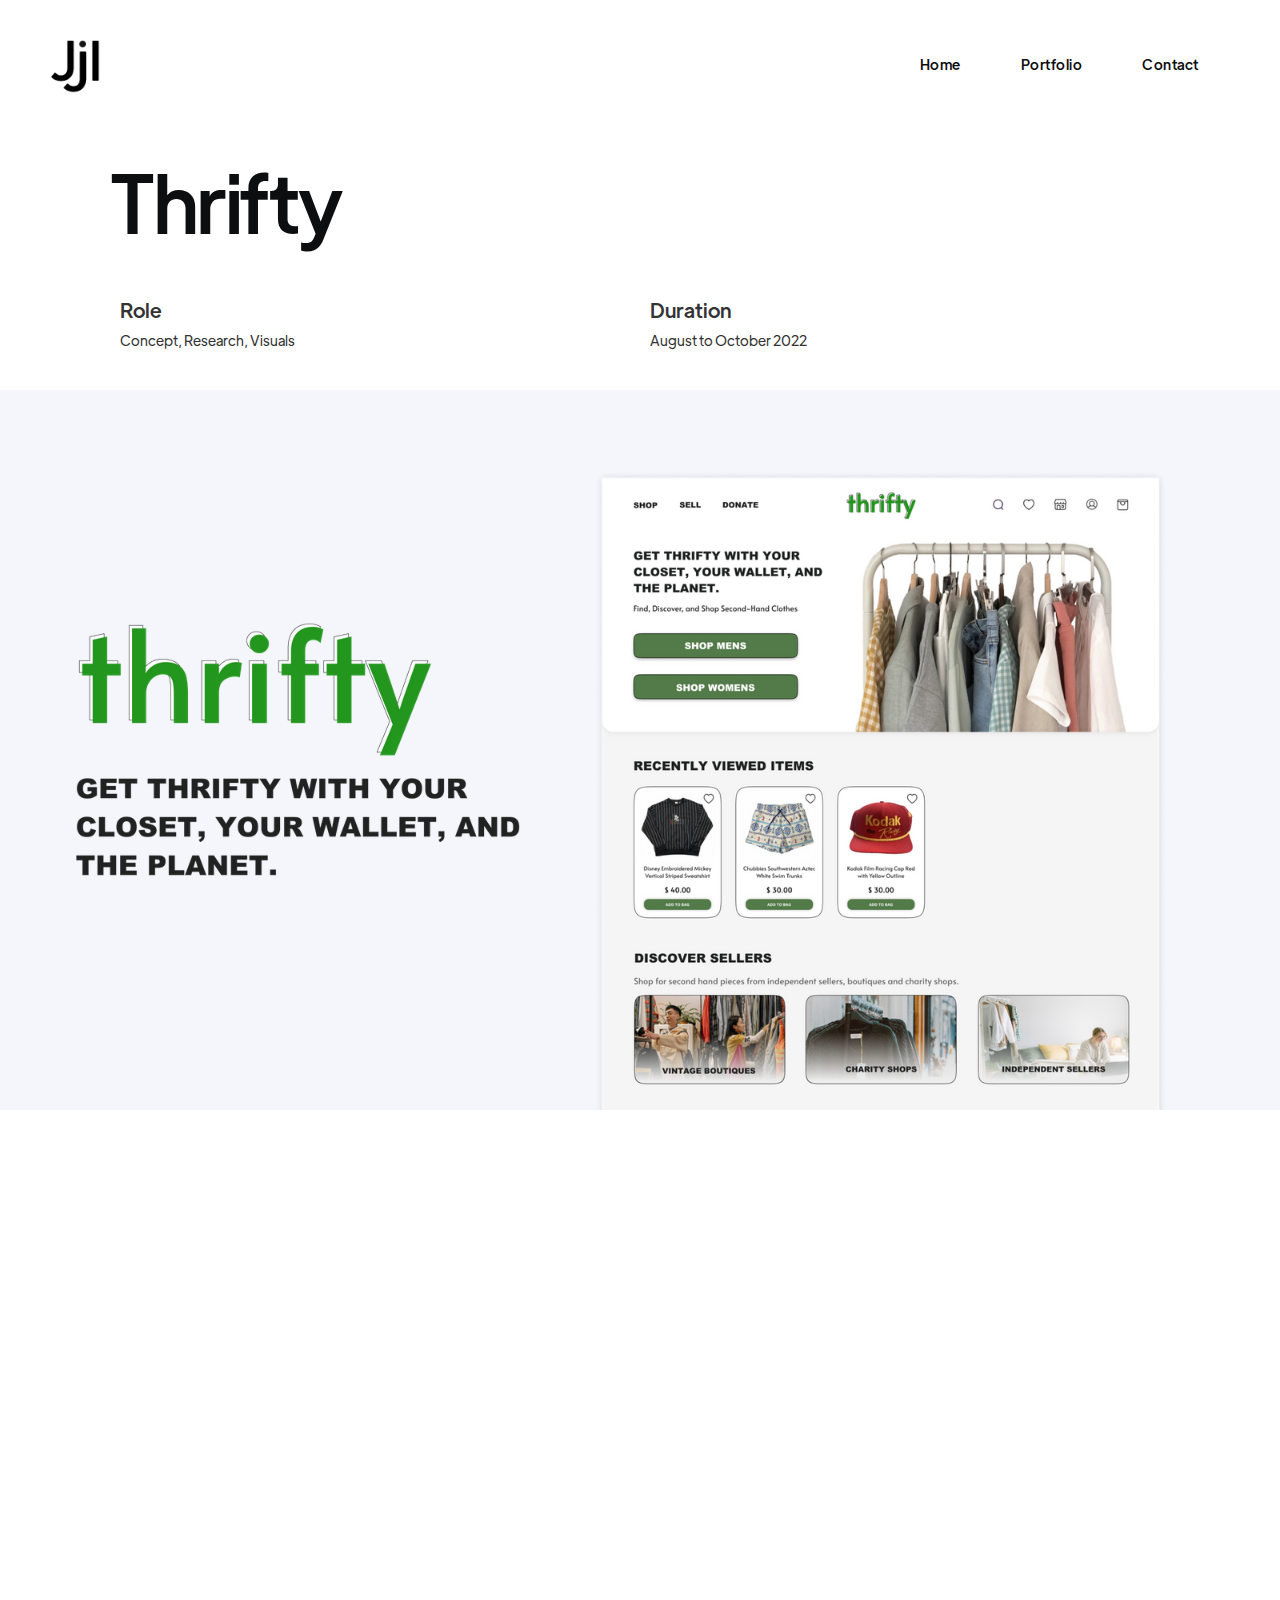
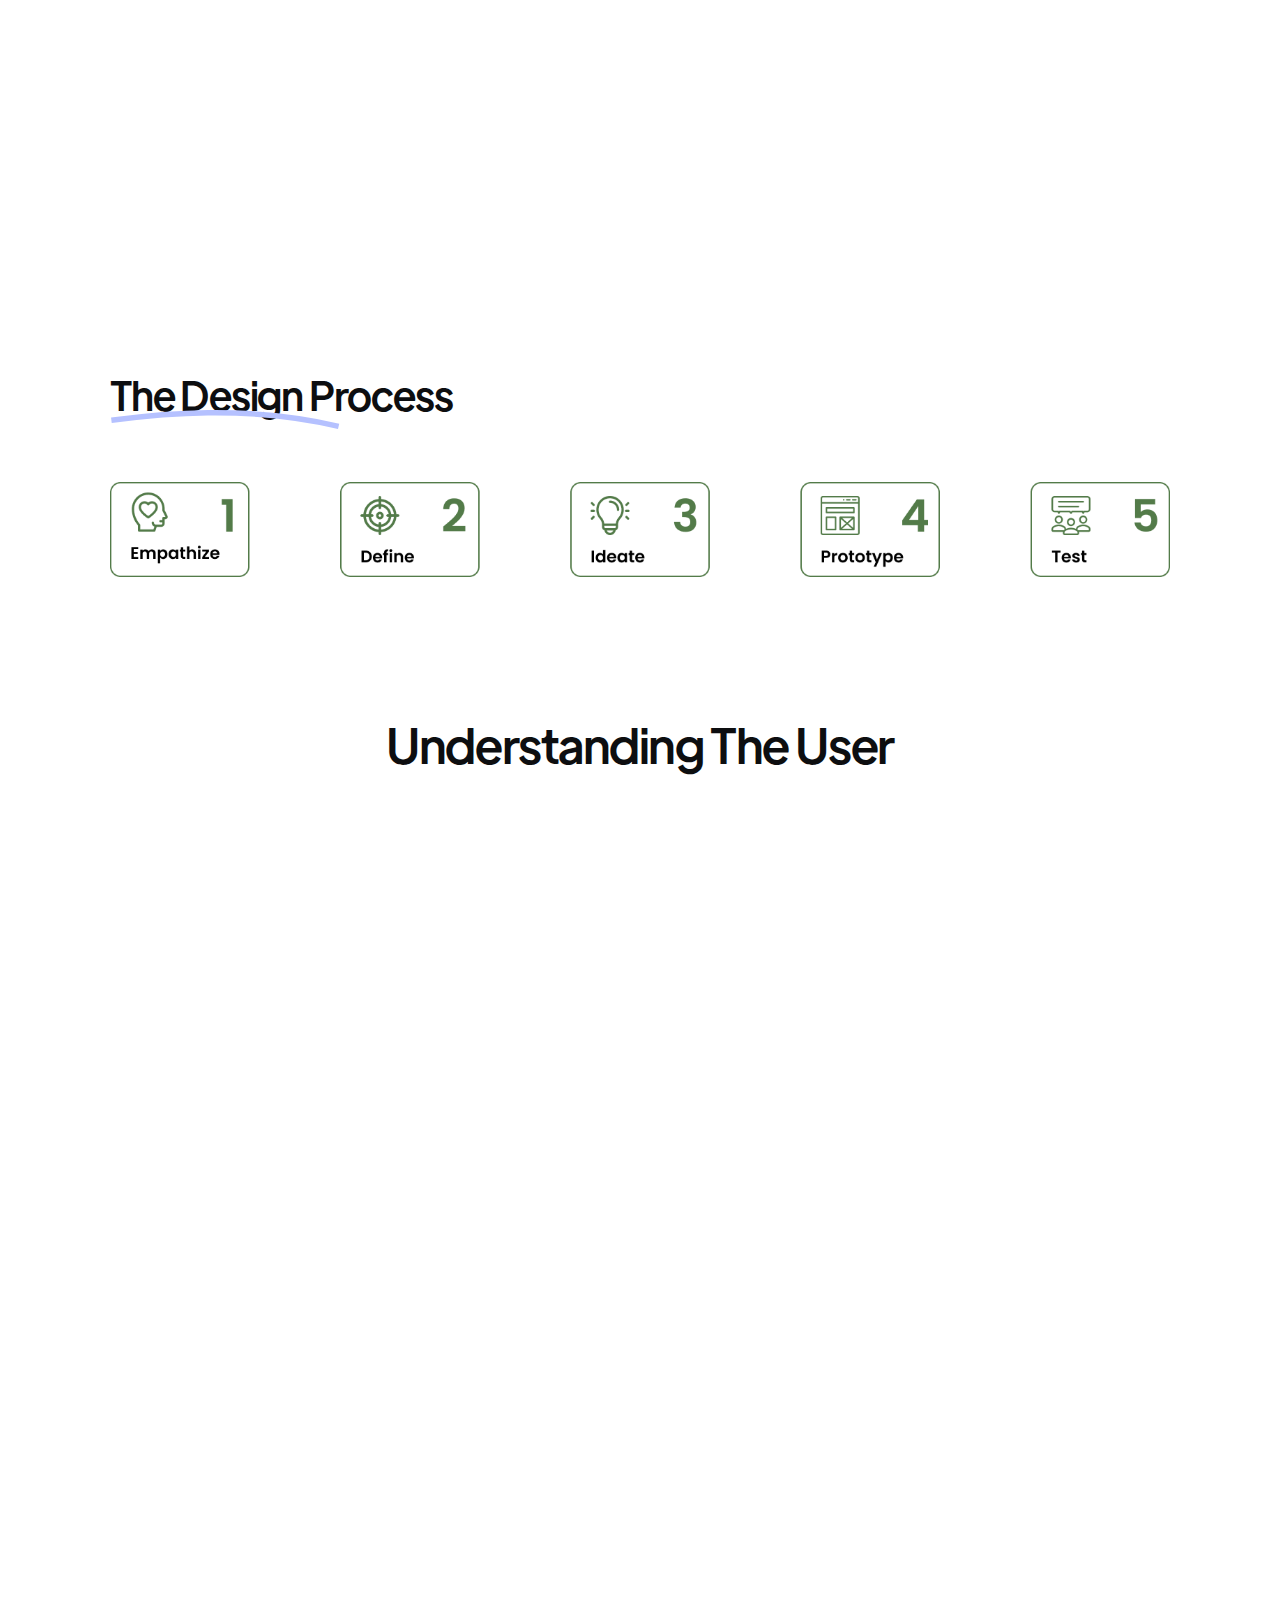
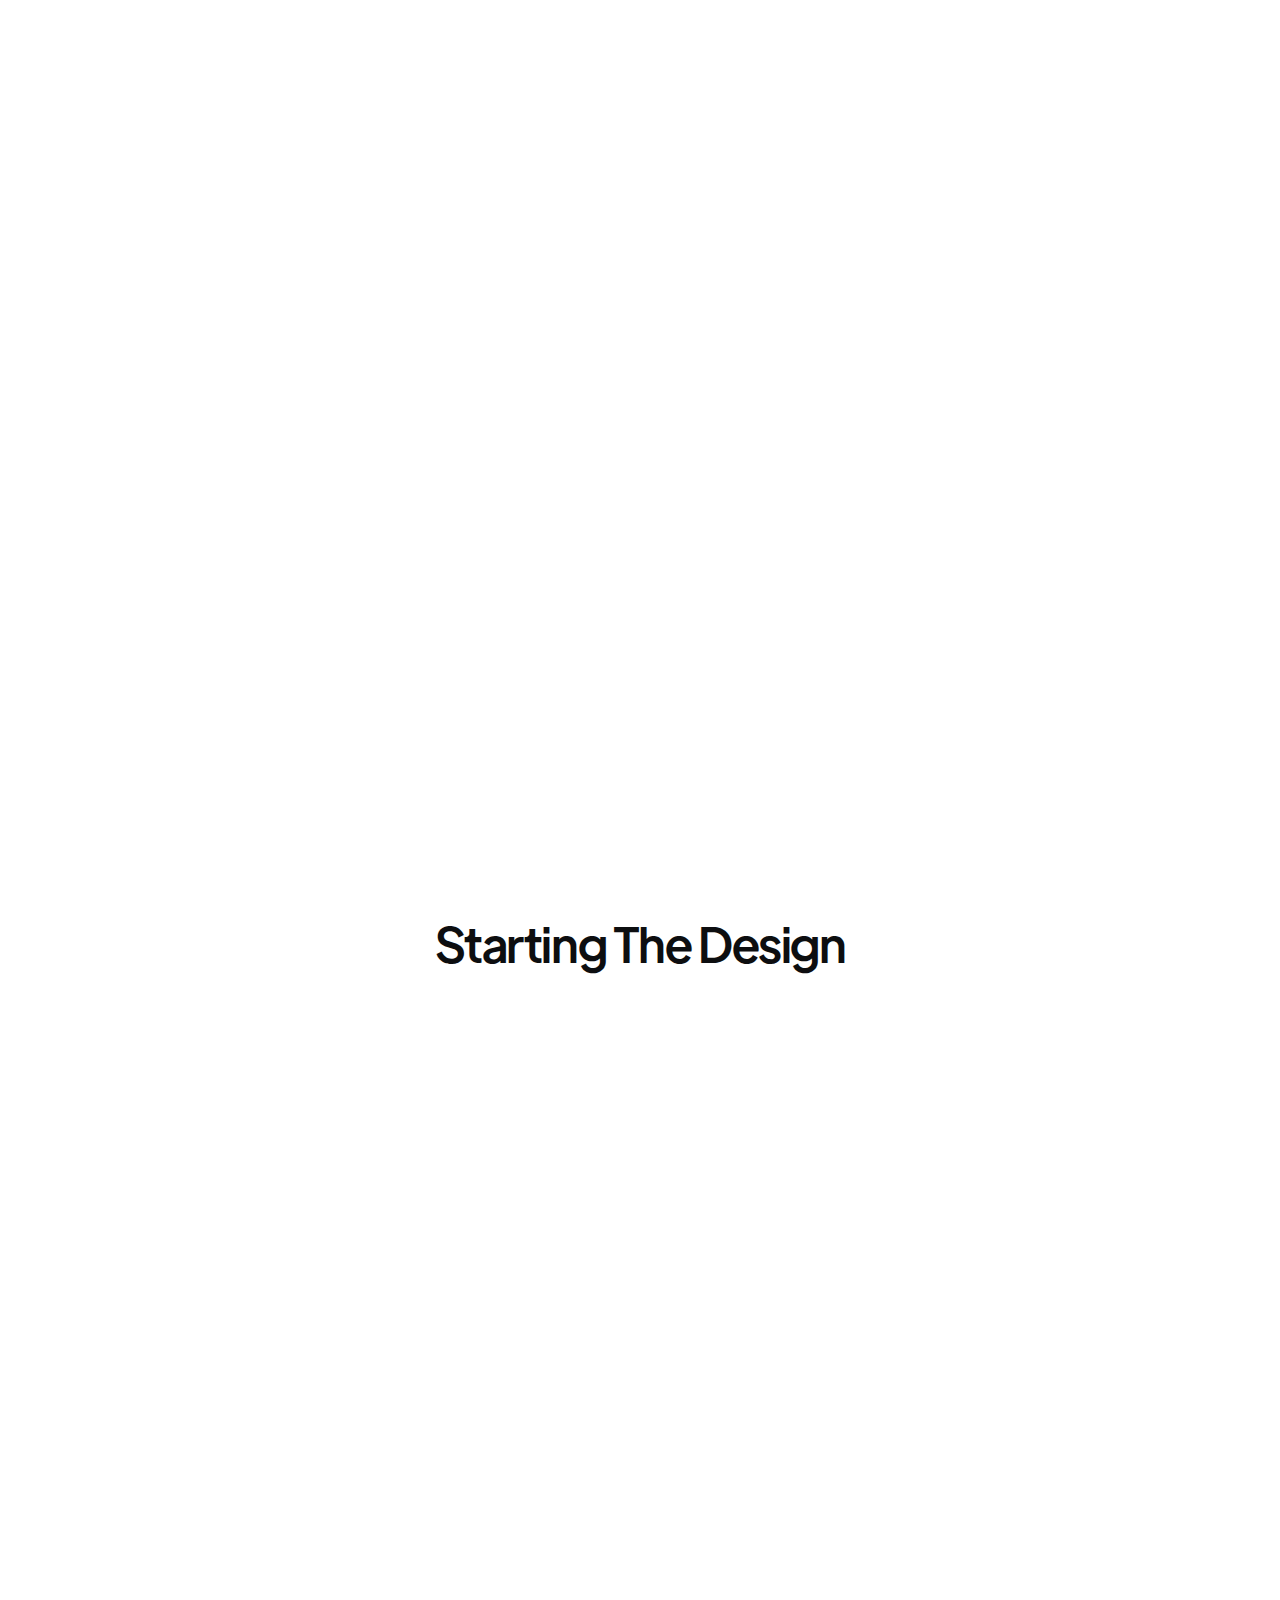
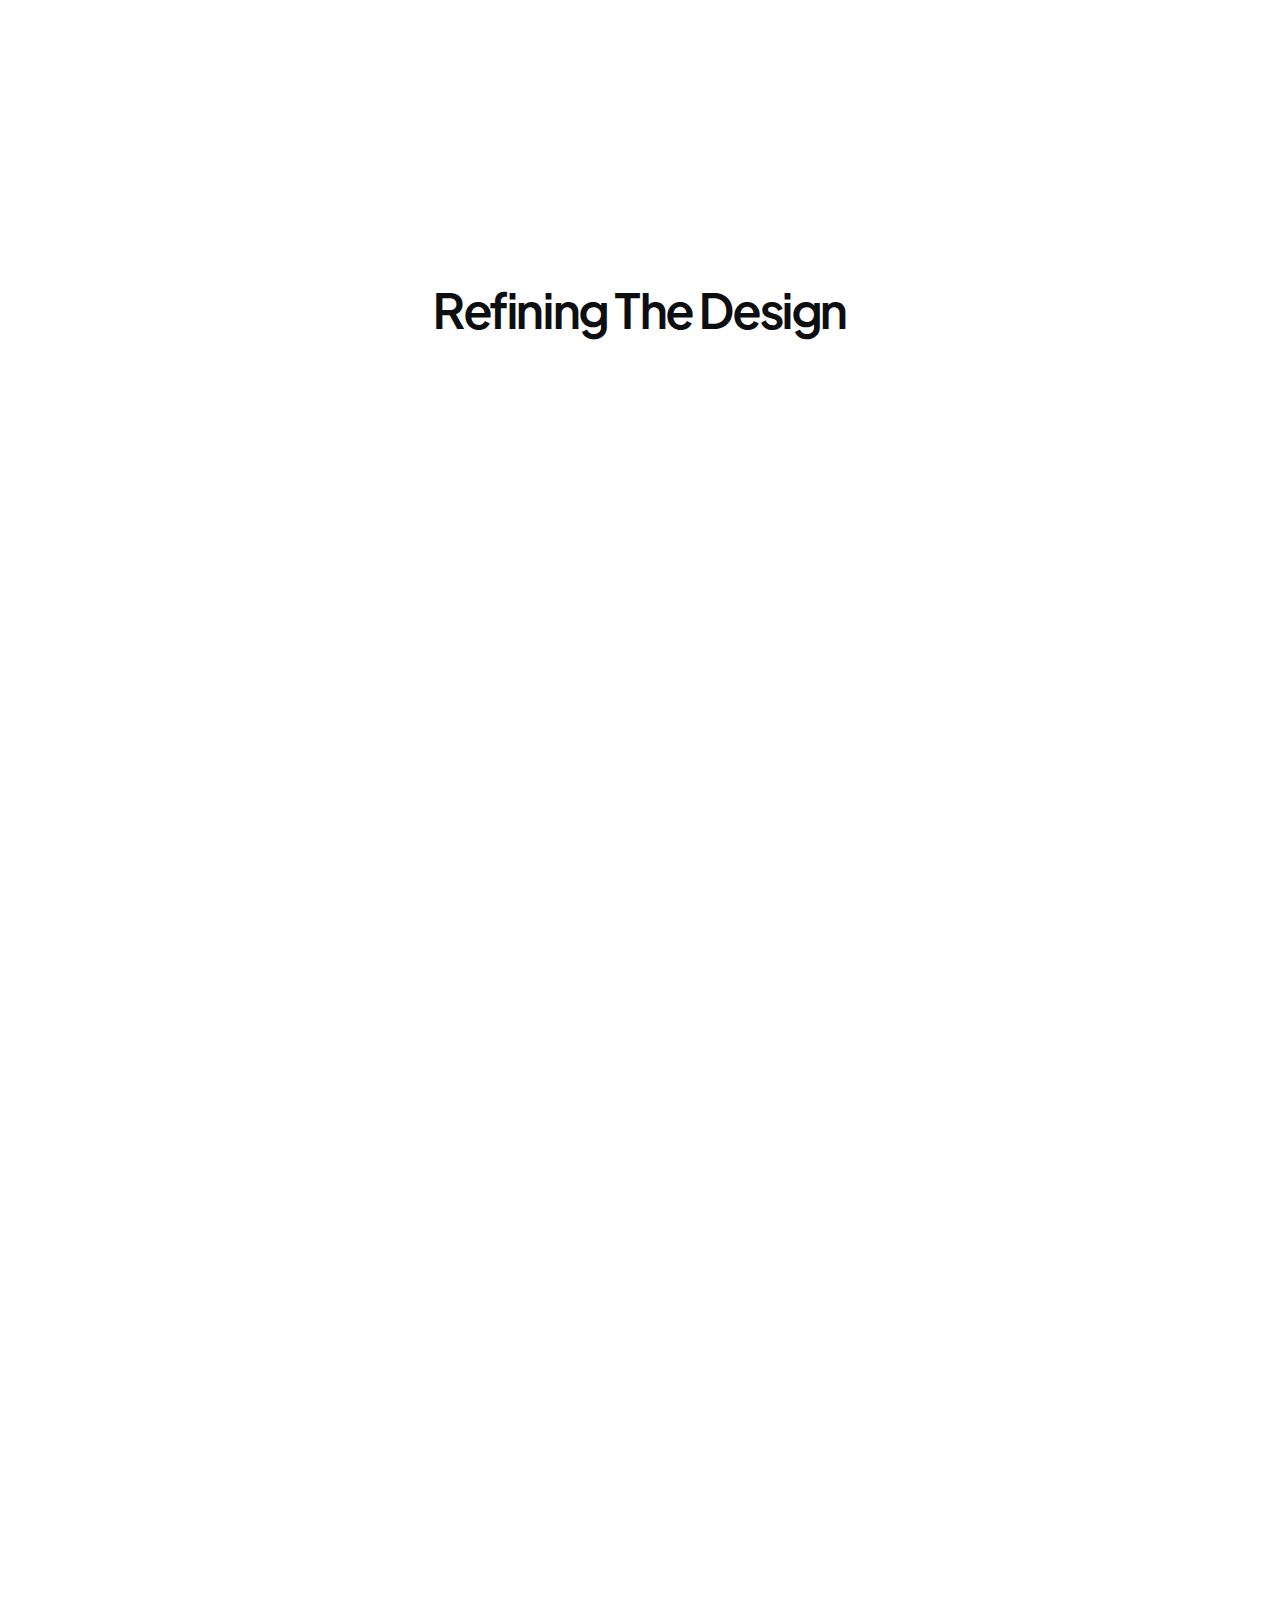
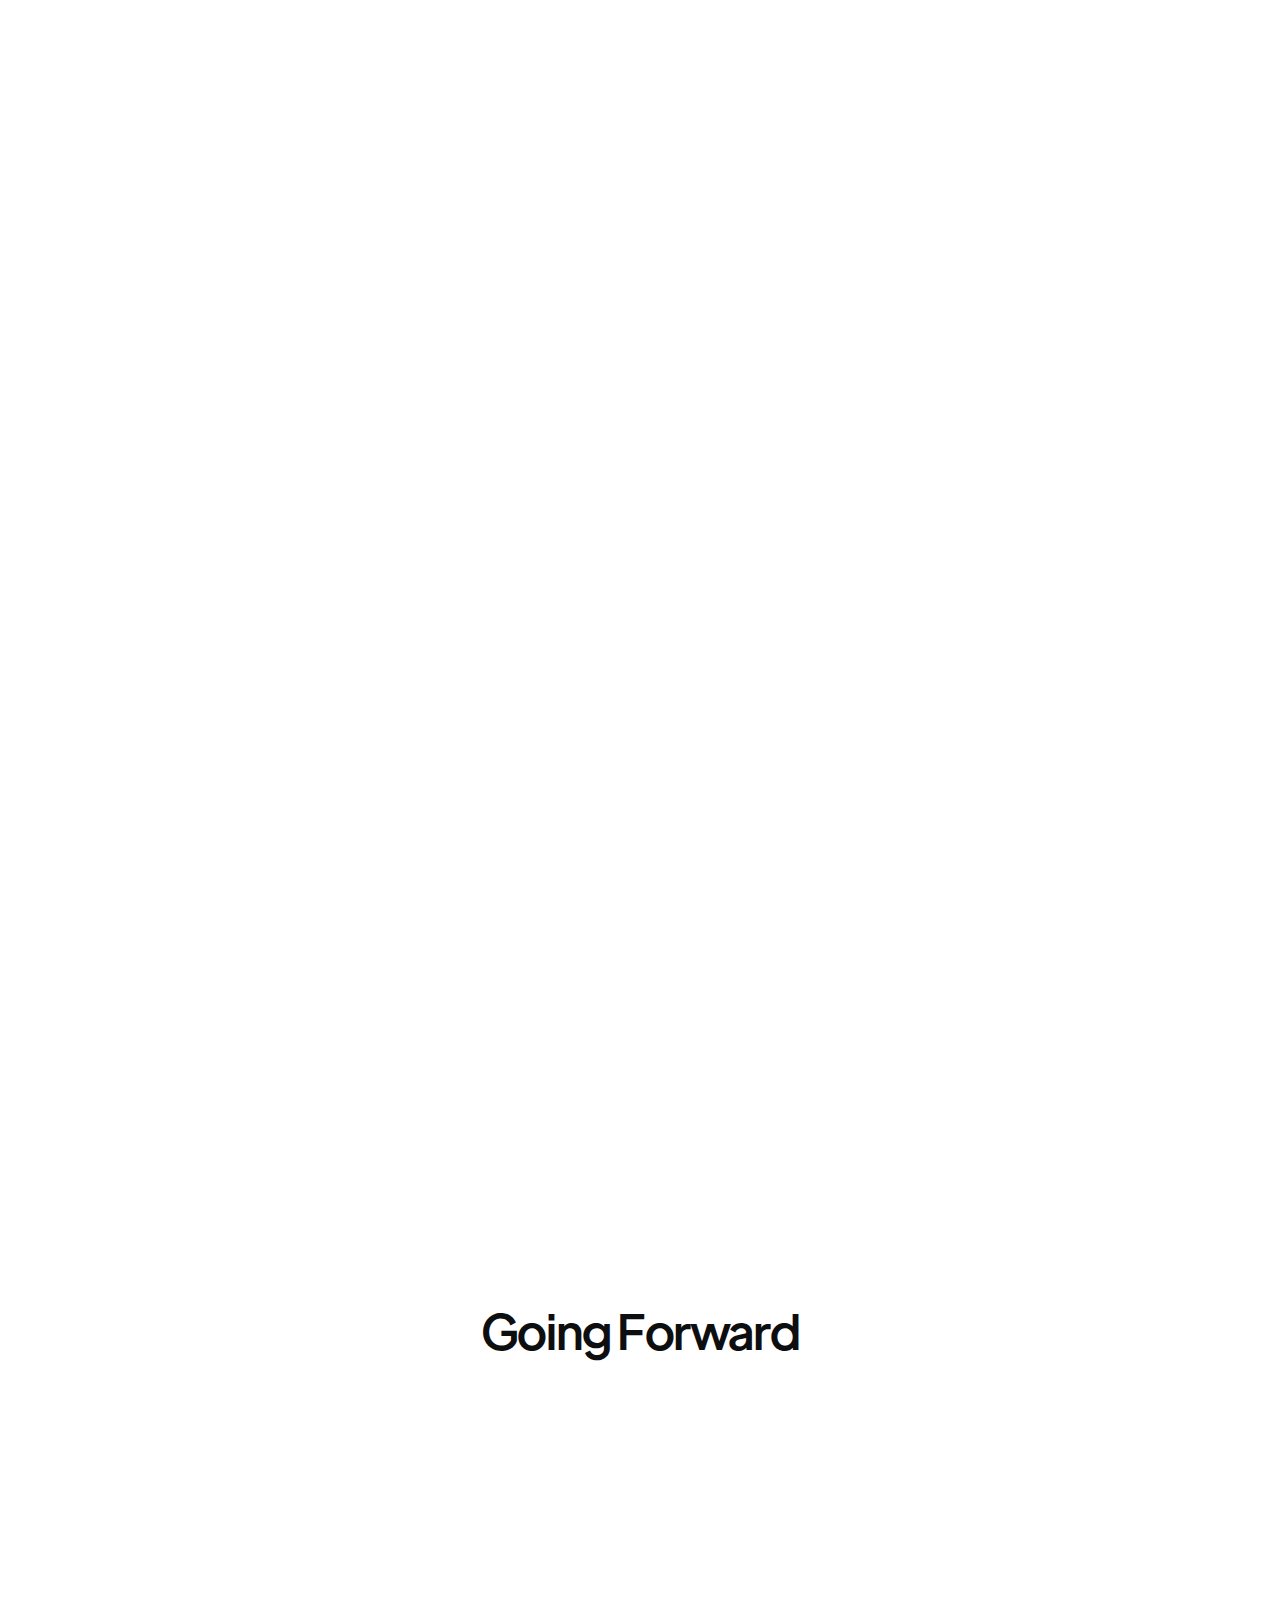
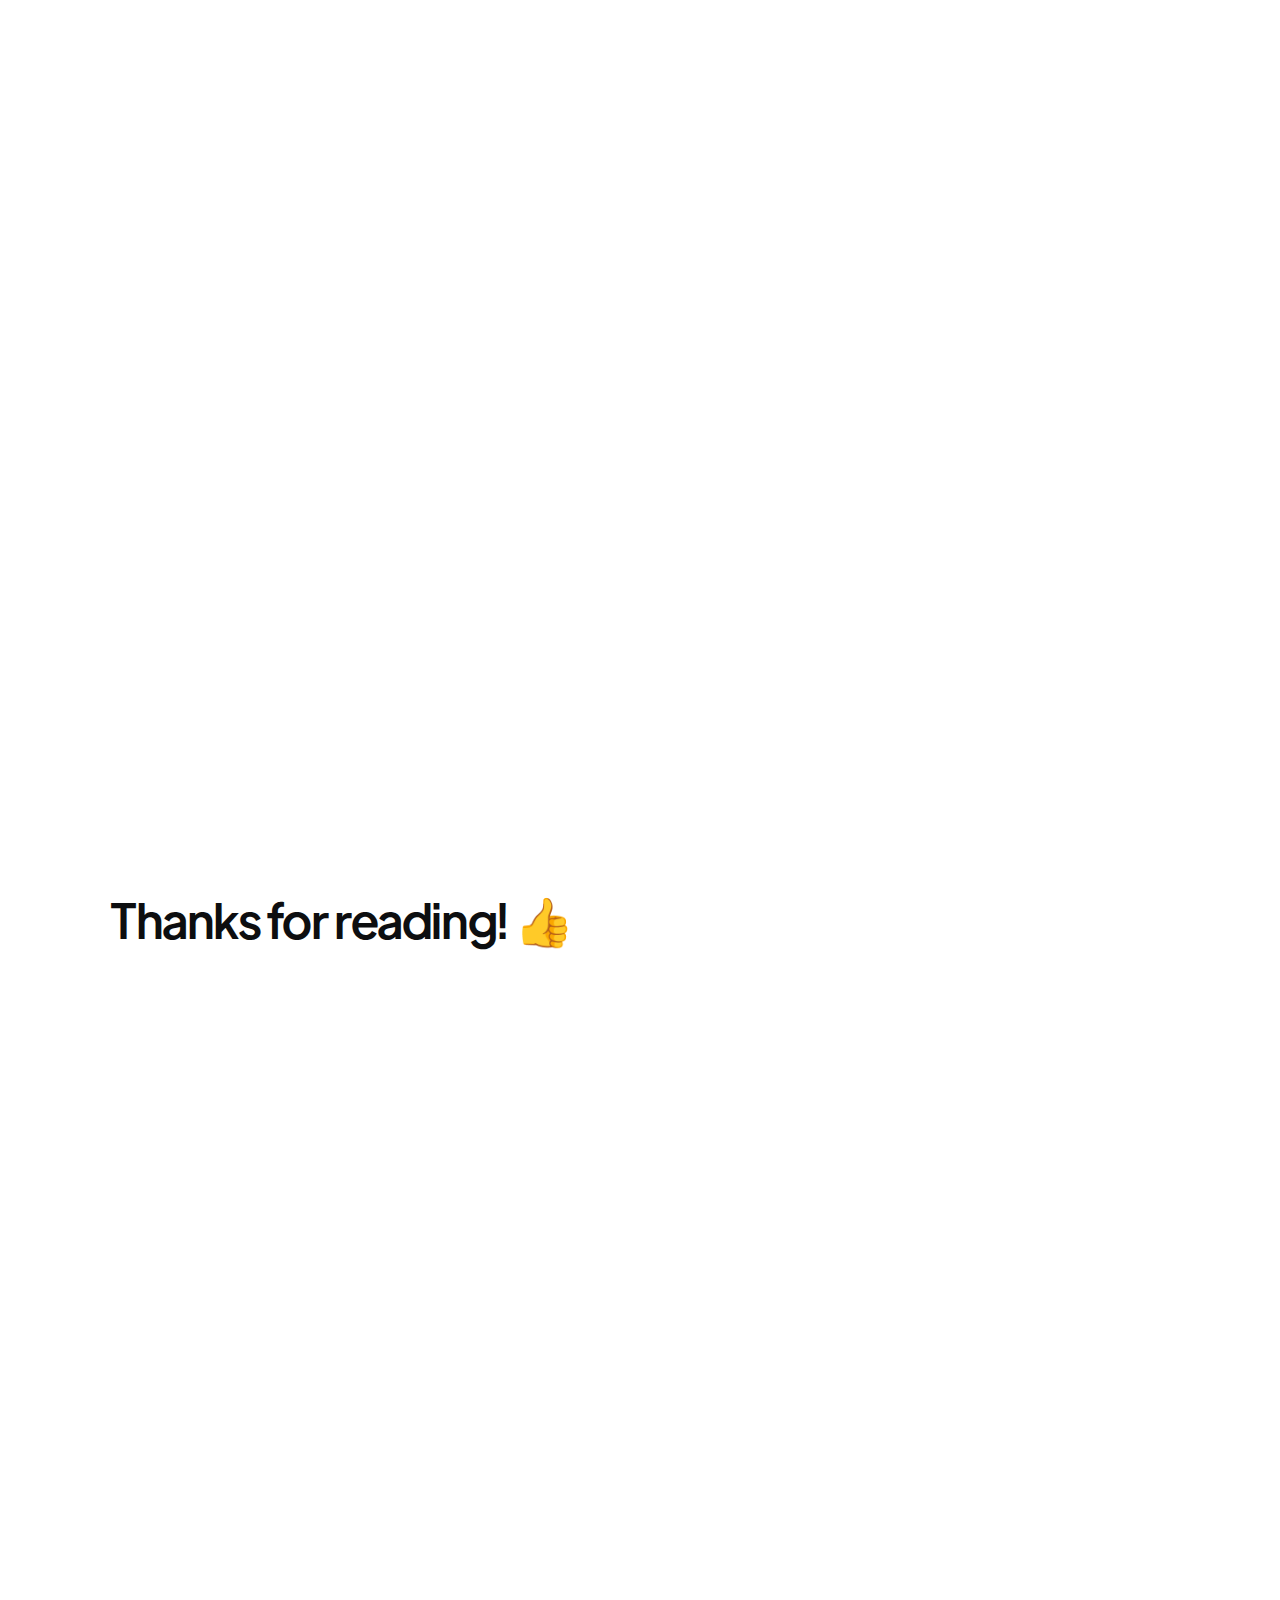
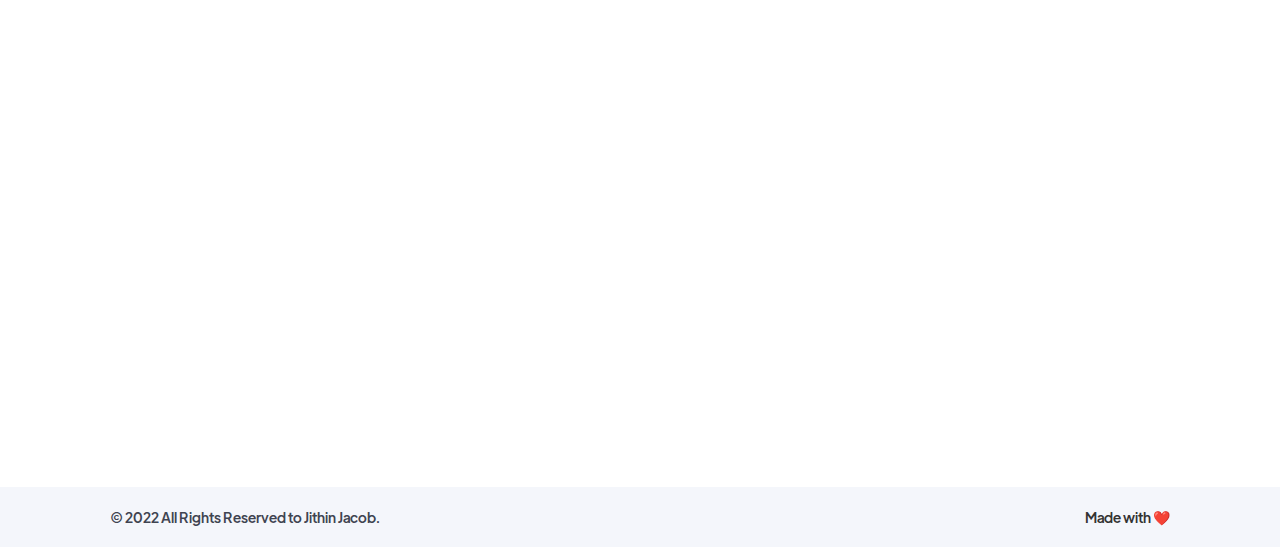
<file: portfolio/project/thrifty.html>
﻿<!DOCTYPE html>
<!-- Last Published: Thu May 05 2022 23:55:14 GMT+0000 (Coordinated Universal Time) -->
<htmllang="en">
   <head>
      <meta charset="utf-8">
      <title>Thrifty</title>
      <meta content="Thrifty is a responsive website that allows users to easily find, discover, and buy second-hand clothing items from small independent sellers." name="description">
      <meta content="Thrifty" property="og:title">
      <meta content="Thrifty is a responsive website that allows users to easily find, discover, and buy second-hand clothing items from small independent sellers." property="og:description">
      <meta content="https://uploads-ssl.webflow.com/606b690fe91acd93d257a5d6/61832b691d19ab7115ffec92_Social%20Sharing%20Image%20-%20Thrifty.png" property="og:image">
      <meta content="Thrifty" property="twitter:title">
      <meta content="Thrifty is a responsive website that allows users to easily find, discover, and buy second-hand clothing items from small independent sellers." property="twitter:description">
      <meta content="https://uploads-ssl.webflow.com/606b690fe91acd93d257a5d6/61832b691d19ab7115ffec92_Social%20Sharing%20Image%20-%20Thrifty.png" property="twitter:image">
      <meta property="og:type" content="website">
      <meta content="summary_large_image" name="twitter:card">
      <meta content="width=device-width, initial-scale=1" name="viewport">
      <meta content="nlH4oYdAWQpEtzOjAswouLguMniwws0jBwR9DW0HQyI" name="google-site-verification">
      <link href="../606b690fe91acd93d257a5d6/css/matthews-ux-portfolio-96.webflow.62824af3e-1.css" rel="stylesheet" type="text/css">
      <script src="../ajax/libs/webfont/1.6.26/webfont-1.js" type="text/javascript"></script>
      <script type="text/javascript">
         WebFont.load({
           google: {
             families: ["Reenie Beanie:regular"]
           }
         });
      </script>
      <!--[if lt IE 9]>
      <script src="https://cdnjs.cloudflare.com/ajax/libs/html5shiv/3.7.3/html5shiv.min.js" type="text/javascript"></script>
      <![endif]-->
      <script type="text/javascript">
         ! function(o, c) {
           var n = c.documentElement,
             t = " w-mod-";
           n.className += t + "js", ("ontouchstart" in o || o.DocumentTouch && c instanceof DocumentTouch) && (n.className += t + "touch")
         }(window, document);
      </script>
      <link href="../../images/symbol-black@2x.png" rel="shortcut icon" type="image/x-icon">
	  <link href="../../images/symbol-black.png" rel="apple-touch-icon">
      <style>
         /*smoother text*/
         body {
         -webkit-font-smoothing: antialiased;
         -moz-osx-font-smoothing: grayscale;
         font-smoothing: antialiased;
         text-rendering: optimizeLegibility;
         }
      </style>
   </head>
   <body>
      <div data-collapse="medium" data-animation="default" data-duration="400" id="Navbar" data-easing="ease" data-easing2="ease" role="banner" class="navbar w-nav">
         <div class="navigation-container">
            <div class="navigation-left">
               <a href="/" class="brand w-nav-brand">
               <img src="../../images/symbol-black@2x.png" loading="lazy" width="50" sizes="(max-width: 479px) 42vw, 50px" srcset="../../images/symbol-black@2x.png" alt="">
               </a>
               <link rel="prerender" href="/">
            </div>
            <div class="navigation-right">
				<nav role="navigation" class="nav-menu w-nav-menu">
					<a href="../../index.html" class="nav-link w-nav-link">Home</a>
					<link rel="prerender" href="">
					<a href="/portfolio/index.html" class="nav-link w-nav-link">Portfolio</a>
					<link rel="prerender" href="">
					<a href="#" class="nav-link w-nav-link">Contact</a>
					<link rel="prerender" href="/contact">
				  </nav>
               <div class="menu-button w-nav-button">
                  <div class="icon-base w-icon-nav-menu"></div>
               </div>
            </div>
         </div>
      </div>
      <div class="header">
         <div class="container">
            <h1 class="hero-display-projects">Thrifty</h1>
            <div class="w-row">
               <div class="w-col w-col-6 w-col-tiny-tiny-stack">
                  <h5>Role</h5>
                  <div>Concept, Research, Visuals <br>
                  </div>
               </div>
               <div class="w-col w-col-6 w-col-tiny-tiny-stack">
                  <h5>Duration</h5>
                  <div>August to October 2022 <br>
                  </div>
               </div>
            </div>
         </div>
      </div>
      <div class="project-header">
         <img loading="lazy" data-w-id="fd1b4fd5-6319-08d8-a752-3bdb7c4a3468" sizes="100vw" src="../606b690fe91acd93d257a5d6/6181dc7f0adc5a60b08053b6_Thrifty%20Website%20Hero%20Image.png" srcset="../606b690fe91acd93d257a5d6/6181dc7f0adc5a60b08053b6_Thrifty%20Website%20Hero%20Image-p-500.png 500w, ../606b690fe91acd93d257a5d6/6181dc7f0adc5a60b08053b6_Thrifty%20Website%20Hero%20Image-p-800.png 800w, ../606b690fe91acd93d257a5d6/6181dc7f0adc5a60b08053b6_Thrifty%20Website%20Hero%20Image-p-1080.png 1080w, ../606b690fe91acd93d257a5d6/6181dc7f0adc5a60b08053b6_Thrifty%20Website%20Hero%20Image-p-1600.png 1600w, ../606b690fe91acd93d257a5d6/6181dc7f0adc5a60b08053b6_Thrifty%20Website%20Hero%20Image-p-2000.png 2000w, ../606b690fe91acd93d257a5d6/6181dc7f0adc5a60b08053b6_Thrifty%20Website%20Hero%20Image-p-2600.png 2600w, ../606b690fe91acd93d257a5d6/6181dc7f0adc5a60b08053b6_Thrifty%20Website%20Hero%20Image.png 3000w" alt="" class="project-hero-image">
      </div>
      <div class="content-section">
         <div class="container">
            <div class="project-content">
               <div class="title-wrap-large">
                  <h2>Project Overview</h2>
                  <img src="../606b690fe91acd93d257a5d6/606b6911e91acdaee157a62c_Client%20Line-1.svg" loading="lazy" alt="" class="accent">
               </div>
               <p class="paragraph-large-2">Thrifty is a second-hand clothing store that offers a way for users to buy items from independent sellers, boutiques, and charity shops. The typical user is between 18 - 35 years old, and most users are college students or early career professionals. Thrifty’s goal is to make shopping for second-hand clothes fun, simple, and discoverable for all types of users. <br>
               </p>
            </div>
            <div class="columns w-row">
               <div class="column w-col w-col-6">
                  <div class="project-content">
                     <div class="title-wrap-large">
                        <h2>The Problem</h2>
                        <img src="../606b690fe91acd93d257a5d6/606b6911e91acd797c57a633_Problem%20Line-1.svg" loading="lazy" width="230" alt="" class="accent">
                     </div>
                     <p class="paragraph-large-2">As the global pandemic continues to force thrift and charity stores to close and the rising interest in sustainable second-hand clothing options, it&#x27;s created a need for a dedicated platform where people can shop for quality second-hand clothing products. <br>
                     </p>
                  </div>
               </div>
               <div class="w-col w-col-6">
                  <div class="project-content">
                     <div class="title-wrap-large">
                        <h2>The Goal</h2>
                        <img src="../606b690fe91acd93d257a5d6/606b6911e91acdee1857a627_Solution%20Line-1.svg" loading="lazy" alt="" class="accent">
                     </div>
                     <p class="paragraph-large-2">Design a user-friendly responsive website empowering users to buy, sell and donate quality second-hand clothes and provide an easy-to-use navigation flow for browsing and discovering products. <br>
                     </p>
                  </div>
               </div>
            </div>
            <div class="title-wrap-large">
               <h2>The Design Process</h2>
               <img src="../606b690fe91acd93d257a5d6/606b6911e91acd797c57a633_Problem%20Line-1.svg" loading="lazy" width="230" alt="" class="accent">
            </div>
            <img loading="lazy" sizes="94vw" srcset="../606b690fe91acd93d257a5d6/618196a06fd2f41bd06c8aba_Thrifty%20Design%20Thinking-p-500.png 500w, ../606b690fe91acd93d257a5d6/618196a06fd2f41bd06c8aba_Thrifty%20Design%20Thinking-p-800.png 800w, ../606b690fe91acd93d257a5d6/618196a06fd2f41bd06c8aba_Thrifty%20Design%20Thinking-p-1080.png 1080w, ../606b690fe91acd93d257a5d6/618196a06fd2f41bd06c8aba_Thrifty%20Design%20Thinking.png 1520w" src="../606b690fe91acd93d257a5d6/618196a06fd2f41bd06c8aba_Thrifty%20Design%20Thinking.png" alt="" class="gallery-image">
            <h1 class="heading-5">Understanding The User <br>
            </h1>
            <div class="project-content">
               <div class="title-wrap-large">
                  <h2 class="heading-6">User Research</h2>
                  <img src="../606b690fe91acd93d257a5d6/606b6911e91acdaee157a62c_Client%20Line-1.svg" loading="lazy" alt="" class="accent">
               </div>
               <p class="paragraph-large-2">I conducted user interviews, which I then turned into empathy maps to better understand the target user and their needs. I discovered that many target users enjoy shopping at thrift stores to search for unique and stylish clothes. In addition, with wanting to have a positive environmental impact and save money. However, many thrift stores are not available online, and stores are often overwhelming, unorganized, and hard to navigate, frustrating many target users. <br>
               </p>
            </div>
            <div class="project-content">
               <div class="title-wrap-large">
                  <h2>User Pain Points</h2>
                  <img src="../606b690fe91acd93d257a5d6/606b6911e91acdaee157a62c_Client%20Line-1.svg" loading="lazy" alt="" class="accent">
               </div>
               <div class="w-layout-grid grid-2">
                  <div class="title-wrap-large">
                     <h2 class="heading-7-thrifty">Navigation</h2>
                     <p class="paragraph-large-2">Users find thrift stores unorganized and hard to navigate, while browsing in-store. <br>
                     </p>
                  </div>
                  <div class="title-wrap-large">
                     <h2 class="heading-7-thrifty">Experience</h2>
                     <p class="paragraph-large-2">Online shopping websites don’t provide an engaging browsing experience. <br>
                     </p>
                  </div>
                  <div class="title-wrap-large">
                     <h2 class="heading-7-thrifty">Discoverability</h2>
                     <p class="paragraph-large-2">Users felt that consignment and thrift stores have poor product discoverability. <br>
                     </p>
                  </div>
                  <div class="title-wrap-large">
                     <h2 class="heading-7-thrifty">Product Condition</h2>
                     <p class="paragraph-large-2">Users are apprehensive about the poor condition and durability of second-hand items.</p>
                  </div>
               </div>
            </div>
            <div class="project-content">
               <div class="title-wrap-large">
                  <h2>User Persona - Matteo</h2>
                  <img src="../606b690fe91acd93d257a5d6/606b6911e91acdaee157a62c_Client%20Line-1.svg" loading="lazy" alt="" class="accent">
               </div>
               <div class="title-wrap-large">
                  <h2 class="heading-7-thrifty">Problem Statement</h2>
                  <p class="paragraph-large-2">Matteo is a busy professional and fashion lover who needs a way to easily shop online for stylish and unique clothes because browsing for items in-store takes too much time and is often unorganized. <br>
                  </p>
                  <img loading="lazy" sizes="94vw" srcset="../606b690fe91acd93d257a5d6/617c72e2f062d57458eae3b9_Persona%20-%20Matteo-p-500.png 500w, ../606b690fe91acd93d257a5d6/617c72e2f062d57458eae3b9_Persona%20-%20Matteo-p-800.png 800w, ../606b690fe91acd93d257a5d6/617c72e2f062d57458eae3b9_Persona%20-%20Matteo-p-1080.png 1080w, ../606b690fe91acd93d257a5d6/617c72e2f062d57458eae3b9_Persona%20-%20Matteo-p-1600.png 1600w, ../606b690fe91acd93d257a5d6/617c72e2f062d57458eae3b9_Persona%20-%20Matteo-p-2000.png 2000w, ../606b690fe91acd93d257a5d6/617c72e2f062d57458eae3b9_Persona%20-%20Matteo.png 3040w" src="../606b690fe91acd93d257a5d6/617c72e2f062d57458eae3b9_Persona%20-%20Matteo.png" alt="" class="gallery-image">
               </div>
            </div>
            <div class="project-content">
               <div class="title-wrap-large">
                  <h2>User Journey Map <br>
                  </h2>
                  <img src="../606b690fe91acd93d257a5d6/606b6911e91acdaee157a62c_Client%20Line-1.svg" loading="lazy" alt="" class="accent">
               </div>
               <p class="paragraph-large-2">I created a user journey map of Matteo’s online shopping experience to help identify possible pain points and improvement opportunities.  <br>
               </p>
               <img loading="lazy" sizes="94vw" srcset="../606b690fe91acd93d257a5d6/61806d355f824b179e8aba59_Thrifty%20-%20User%20Journey%20Map%20-%20Matteo-p-500.png 500w, ../606b690fe91acd93d257a5d6/61806d355f824b179e8aba59_Thrifty%20-%20User%20Journey%20Map%20-%20Matteo-p-800.png 800w, ../606b690fe91acd93d257a5d6/61806d355f824b179e8aba59_Thrifty%20-%20User%20Journey%20Map%20-%20Matteo-p-1080.png 1080w, ../606b690fe91acd93d257a5d6/61806d355f824b179e8aba59_Thrifty%20-%20User%20Journey%20Map%20-%20Matteo.png 1680w" src="../606b690fe91acd93d257a5d6/61806d355f824b179e8aba59_Thrifty%20-%20User%20Journey%20Map%20-%20Matteo.png" alt="" class="gallery-image">
            </div>
            <div class="project-content">
               <div class="title-wrap-large">
                  <h2>User Persona - Amaya</h2>
                  <img src="../606b690fe91acd93d257a5d6/606b6911e91acdaee157a62c_Client%20Line-1.svg" loading="lazy" alt="" class="accent">
               </div>
               <div class="title-wrap-large">
                  <h2 class="heading-7-thrifty">Problem Statement</h2>
                  <p class="paragraph-large-2">Amaya is a busy student and employee who needs a way to shop online for affordable second-hand clothes and donate unwanted items because they want to save money and contribute towards a good cause. <br>
                  </p>
                  <img loading="lazy" sizes="94vw" srcset="../606b690fe91acd93d257a5d6/617c72e2d7ed7fe9277e6955_Persona%20-%20Amaya-p-500.png 500w, ../606b690fe91acd93d257a5d6/617c72e2d7ed7fe9277e6955_Persona%20-%20Amaya-p-800.png 800w, ../606b690fe91acd93d257a5d6/617c72e2d7ed7fe9277e6955_Persona%20-%20Amaya-p-1080.png 1080w, ../606b690fe91acd93d257a5d6/617c72e2d7ed7fe9277e6955_Persona%20-%20Amaya-p-1600.png 1600w, ../606b690fe91acd93d257a5d6/617c72e2d7ed7fe9277e6955_Persona%20-%20Amaya-p-2000.png 2000w, ../606b690fe91acd93d257a5d6/617c72e2d7ed7fe9277e6955_Persona%20-%20Amaya.png 3040w" src="../606b690fe91acd93d257a5d6/617c72e2d7ed7fe9277e6955_Persona%20-%20Amaya.png" alt="" class="gallery-image">
               </div>
            </div>
            <div class="project-content">
               <div class="title-wrap-large">
                  <h2>User Journey Map <br>
                  </h2>
                  <img src="../606b690fe91acd93d257a5d6/606b6911e91acdaee157a62c_Client%20Line-1.svg" loading="lazy" alt="" class="accent">
               </div>
               <p class="paragraph-large-2">I created a user journey map of Amaya’s in-store shopping and donating experience to help identify possible pain points and improvement opportunities.  <br>
               </p>
               <img loading="lazy" sizes="94vw" srcset="../606b690fe91acd93d257a5d6/61806cedca2b225065a04c37_Thrifty%20-%20User%20Journey%20Map%20-%20Amaya-p-500.png 500w, ../606b690fe91acd93d257a5d6/61806cedca2b225065a04c37_Thrifty%20-%20User%20Journey%20Map%20-%20Amaya-p-800.png 800w, ../606b690fe91acd93d257a5d6/61806cedca2b225065a04c37_Thrifty%20-%20User%20Journey%20Map%20-%20Amaya-p-1080.png 1080w, ../606b690fe91acd93d257a5d6/61806cedca2b225065a04c37_Thrifty%20-%20User%20Journey%20Map%20-%20Amaya.png 1930w" src="../606b690fe91acd93d257a5d6/61806cedca2b225065a04c37_Thrifty%20-%20User%20Journey%20Map%20-%20Amaya.png" alt="" class="gallery-image">
            </div>
            <h1 class="heading-5">Starting The Design <br>
            </h1>
            <div class="project-content">
               <div class="title-wrap-large">
                  <h2>Sitemap <br>
                  </h2>
                  <img src="../606b690fe91acd93d257a5d6/606b6911e91acdaee157a62c_Client%20Line-1.svg" loading="lazy" alt="" class="accent">
               </div>
               <p class="paragraph-large-2">Difficulty with navigation and unorganized products was a primary pain point for users, so I used that knowledge to create a sitemap. My goal was to make strategic information architecture decisions that would improve overall website navigation. The structure I chose was designed to make things simple and easy. <br>‍ <br>
               </p>
               <img loading="lazy" sizes="94vw" srcset="../606b690fe91acd93d257a5d6/6180501e490a9d4f374d6483_Thrifty%20Sitemap-p-500.png 500w, ../606b690fe91acd93d257a5d6/6180501e490a9d4f374d6483_Thrifty%20Sitemap-p-800.png 800w, ../606b690fe91acd93d257a5d6/6180501e490a9d4f374d6483_Thrifty%20Sitemap.png 1367w" src="../606b690fe91acd93d257a5d6/6180501e490a9d4f374d6483_Thrifty%20Sitemap.png" alt="" class="gallery-image">
            </div>
            <div class="project-content">
               <div class="title-wrap-large">
                  <h2>Paper Wireframes <br>
                  </h2>
                  <img src="../606b690fe91acd93d257a5d6/606b6911e91acdaee157a62c_Client%20Line-1.svg" loading="lazy" alt="" class="accent">
               </div>
               <p class="paragraph-large-2">Next, I sketched out paper wireframes for each screen in my web app, keeping the user pain points about navigation, browsing experience, and the discoverability of products in mind. <br>
               </p>
               <img loading="lazy" sizes="94vw" srcset="../606b690fe91acd93d257a5d6/6181aad9d4338008ad77111b_Thrifty%20-%20Paper%20Wireframes-p-500.png 500w, ../606b690fe91acd93d257a5d6/6181aad9d4338008ad77111b_Thrifty%20-%20Paper%20Wireframes-p-800.png 800w, ../606b690fe91acd93d257a5d6/6181aad9d4338008ad77111b_Thrifty%20-%20Paper%20Wireframes-p-1080.png 1080w, ../606b690fe91acd93d257a5d6/6181aad9d4338008ad77111b_Thrifty%20-%20Paper%20Wireframes-p-1600.png 1600w, ../606b690fe91acd93d257a5d6/6181aad9d4338008ad77111b_Thrifty%20-%20Paper%20Wireframes.png 1868w" src="../606b690fe91acd93d257a5d6/6181aad9d4338008ad77111b_Thrifty%20-%20Paper%20Wireframes.png" alt="" class="gallery-image">
               <p class="paragraph-large-2">Here are images of paper wireframes including four different versions of the home screen and one image of the new, refined version. Stars were used to mark the elements of each sketch that would be used in the initial digital wireframes.</p>
            </div>
            <div class="project-content">
               <div class="title-wrap-large">
                  <h2>Screen Size Variations  <br>
                  </h2>
                  <img src="../606b690fe91acd93d257a5d6/606b6911e91acdaee157a62c_Client%20Line-1.svg" loading="lazy" alt="" class="accent">
               </div>
               <p class="paragraph-large-2">Due to many of Thrifty&#x27;s customers accessing the site on a variety of different devices, I started to work on designs for additional screen sizes to make sure the site would be fully responsive. <br>
                  <br>
               </p>
               <img loading="lazy" sizes="94vw" srcset="../606b690fe91acd93d257a5d6/6180a18180683a22e7244594_Thrifty%20-%20Paper%20Wireframes%20-%20Screen%20Size%20Variations-p-500.png 500w, ../606b690fe91acd93d257a5d6/6180a18180683a22e7244594_Thrifty%20-%20Paper%20Wireframes%20-%20Screen%20Size%20Variations-p-800.png 800w, ../606b690fe91acd93d257a5d6/6180a18180683a22e7244594_Thrifty%20-%20Paper%20Wireframes%20-%20Screen%20Size%20Variations.png 950w" src="../606b690fe91acd93d257a5d6/6180a18180683a22e7244594_Thrifty%20-%20Paper%20Wireframes%20-%20Screen%20Size%20Variations.png" alt="" class="gallery-image">
            </div>
            <div class="project-content">
               <div class="title-wrap-large">
                  <h2>Digital Wireframes <br>
                  </h2>
                  <img src="../606b690fe91acd93d257a5d6/606b6911e91acdaee157a62c_Client%20Line-1.svg" loading="lazy" alt="" class="accent">
               </div>
               <p class="paragraph-large-2">Moving from paper to digital wireframes made it easy to understand how the redesign could help address user pain points and improve the user experience. Prioritizing useful button locations and visual element placement on the home page was a key part of my strategy. <br>
               </p>
               <img loading="lazy" sizes="94vw" srcset="../606b690fe91acd93d257a5d6/61819911a0235e1e69d19440_Thrifty%20Digital%20Wireframe-p-500.png 500w, ../606b690fe91acd93d257a5d6/61819911a0235e1e69d19440_Thrifty%20Digital%20Wireframe-p-800.png 800w, ../606b690fe91acd93d257a5d6/61819911a0235e1e69d19440_Thrifty%20Digital%20Wireframe-p-1080.png 1080w, ../606b690fe91acd93d257a5d6/61819911a0235e1e69d19440_Thrifty%20Digital%20Wireframe-p-1600.png 1600w, ../606b690fe91acd93d257a5d6/61819911a0235e1e69d19440_Thrifty%20Digital%20Wireframe.png 1680w" src="../606b690fe91acd93d257a5d6/61819911a0235e1e69d19440_Thrifty%20Digital%20Wireframe.png" alt="" class="gallery-image">
            </div>
            <div class="project-content">
               <div class="title-wrap-large">
                  <h2>Screen Size Variations  <br>
                  </h2>
                  <img src="../606b690fe91acd93d257a5d6/606b6911e91acdaee157a62c_Client%20Line-1.svg" loading="lazy" alt="" class="accent">
               </div>
               <img loading="lazy" sizes="94vw" srcset="../606b690fe91acd93d257a5d6/61809fc2b536a46e2b7770ac_Thrifty%20-%20Digital%20Wireframes%20-%20Screen%20Size%20Variations-p-500.png 500w, ../606b690fe91acd93d257a5d6/61809fc2b536a46e2b7770ac_Thrifty%20-%20Digital%20Wireframes%20-%20Screen%20Size%20Variations-p-800.png 800w, ../606b690fe91acd93d257a5d6/61809fc2b536a46e2b7770ac_Thrifty%20-%20Digital%20Wireframes%20-%20Screen%20Size%20Variations.png 950w" src="../606b690fe91acd93d257a5d6/61809fc2b536a46e2b7770ac_Thrifty%20-%20Digital%20Wireframes%20-%20Screen%20Size%20Variations.png" alt="" class="gallery-image">
            </div>
            <div class="project-content">
               <div class="title-wrap-large">
                  <h2>Low-Fidelity Prototype <br>
                  </h2>
                  <img src="../606b690fe91acd93d257a5d6/606b6911e91acdaee157a62c_Client%20Line-1.svg" loading="lazy" alt="" class="accent">
               </div>
               <p class="paragraph-large-2">To create a low-fidelity prototype, I connected all the screens involved in the buyer&#x27;s user flow of browsing and adding an item to the shopping bag, and checking out. In addition, I also created the seller&#x27;s user flow of setting up a store and listing an item. At this point, I had received feedback on my designs from members of online design communities about the placement of buttons and page organization. I made sure to listen to their feedback, and I implemented several suggestions in places that addressed user pain points. <br>
               </p>
               <img loading="lazy" sizes="94vw" srcset="../606b690fe91acd93d257a5d6/6181be4c0256208f6cc7d2d5_Adobe%20XD%20Thrifty%20lofi-p-500.png 500w, ../606b690fe91acd93d257a5d6/6181be4c0256208f6cc7d2d5_Adobe%20XD%20Thrifty%20lofi-p-800.png 800w, ../606b690fe91acd93d257a5d6/6181be4c0256208f6cc7d2d5_Adobe%20XD%20Thrifty%20lofi-p-1080.png 1080w, ../606b690fe91acd93d257a5d6/6181be4c0256208f6cc7d2d5_Adobe%20XD%20Thrifty%20lofi-p-1600.png 1600w, ../606b690fe91acd93d257a5d6/6181be4c0256208f6cc7d2d5_Adobe%20XD%20Thrifty%20lofi.png 1843w" src="../606b690fe91acd93d257a5d6/6181be4c0256208f6cc7d2d5_Adobe%20XD%20Thrifty%20lofi.png" alt="" class="gallery-image">
               <div class="html-embed w-embed w-iframe">
                  <iframe style="border: 0px solid rgba(0, 0, 0, 0); position: relative; display: block; height: 600px; width:100%" src="https://xd.adobe.com/embed/ba2cc7a5-56b1-408d-8591-bea6431cc453-ef7f/?fullscreen&hints=off" frameborder="0" allowfullscreen=""></iframe>
               </div>
            </div>
            <div class="project-content">
               <div class="title-wrap-large">
                  <h2>Usability Study <br>
                  </h2>
                  <img src="../606b690fe91acd93d257a5d6/606b6911e91acdaee157a62c_Client%20Line-1.svg" loading="lazy" alt="" class="accent">
               </div>
               <div class="w-layout-grid grid-2">
                  <div class="title-wrap-large">
                     <h2 class="heading-7-thrifty">Study Type</h2>
                     <p class="paragraph-large-2">Unmoderated usability study <br>
                     </p>
                  </div>
                  <div class="title-wrap-large">
                     <h2 class="heading-7-thrifty">Location</h2>
                     <p class="paragraph-large-2">United States, remote <br>
                     </p>
                  </div>
                  <div class="title-wrap-large">
                     <h2 class="heading-7-thrifty">Participants</h2>
                     <p class="paragraph-large-2">5 participants <br>
                     </p>
                  </div>
                  <div class="title-wrap-large">
                     <h2 class="heading-7-thrifty">Length</h2>
                     <p class="paragraph-large-2">20-30 minutes</p>
                  </div>
               </div>
               <div class="title-wrap-large">
                  <h2 class="heading-7-thrifty">Findings</h2>
                  <p class="paragraph-large-2">These were the main findings uncovered by the usability study:  <br>
                  </p>
                  <div class="w-layout-grid grid-2">
                     <div class="title-wrap-large">
                        <h2 class="heading-7-thrifty">Checkout</h2>
                        <p class="paragraph-large-2">Users struggled to go back and editing their shipping address or payment information.</p>
                     </div>
                     <div class="title-wrap-large">
                        <h2 class="heading-7-thrifty">Personalized Homepage</h2>
                        <p class="paragraph-large-2">User commented on how the homepage did not provide a personalized shopping experience.</p>
                     </div>
                     <div class="title-wrap-large">
                        <h2 class="heading-7-thrifty">Store Setup</h2>
                        <p class="paragraph-large-2">Users found it annoying clicking through every section when setting up a store.</p>
                     </div>
                     <div class="title-wrap-large">
                        <h2 class="heading-7-thrifty">Listing an Item</h2>
                        <p class="paragraph-large-2">Once at the list an item screen, users were confused with the page layout and some terminology. <br>
                        </p>
                     </div>
                  </div>
               </div>
            </div>
            <h1 class="heading-5">Refining The Design <br>
            </h1>
            <div class="project-content">
               <div class="title-wrap-large">
                  <h2>Mockups <br>
                  </h2>
                  <img src="../606b690fe91acd93d257a5d6/606b6911e91acdaee157a62c_Client%20Line-1.svg" loading="lazy" alt="" class="accent">
               </div>
               <p class="paragraph-large-2">Based on the insights from the usability study, I made changes to improve the site’s checkout flow. One of the changes I made was adding the option to go back and edit the shipping address and payment method. This allowed users more freedom to edit their order without going through a complicated process to change or remove information. <br>
               </p>
               <img loading="lazy" sizes="94vw" srcset="../606b690fe91acd93d257a5d6/6181cd7a93b65737f37d2802_Thrifty%20Mockups%201-p-500.png 500w, ../606b690fe91acd93d257a5d6/6181cd7a93b65737f37d2802_Thrifty%20Mockups%201-p-800.png 800w, ../606b690fe91acd93d257a5d6/6181cd7a93b65737f37d2802_Thrifty%20Mockups%201-p-1080.png 1080w, ../606b690fe91acd93d257a5d6/6181cd7a93b65737f37d2802_Thrifty%20Mockups%201-p-1600.png 1600w, ../606b690fe91acd93d257a5d6/6181cd7a93b65737f37d2802_Thrifty%20Mockups%201.png 1680w" src="../606b690fe91acd93d257a5d6/6181cd7a93b65737f37d2802_Thrifty%20Mockups%201.png" alt="" class="gallery-image">
               <p class="paragraph-large-2">I refined the homepage and added a recently viewed items section to provide a more personalized shopping experience. <br>
               </p>
               <img loading="lazy" sizes="94vw" srcset="../606b690fe91acd93d257a5d6/6181cd7a7c089a748fb1db19_Thrifty%20Mockups%202-p-500.png 500w, ../606b690fe91acd93d257a5d6/6181cd7a7c089a748fb1db19_Thrifty%20Mockups%202-p-800.png 800w, ../606b690fe91acd93d257a5d6/6181cd7a7c089a748fb1db19_Thrifty%20Mockups%202-p-1080.png 1080w, ../606b690fe91acd93d257a5d6/6181cd7a7c089a748fb1db19_Thrifty%20Mockups%202.png 1680w" src="../606b690fe91acd93d257a5d6/6181cd7a7c089a748fb1db19_Thrifty%20Mockups%202.png" alt="" class="gallery-image">
               <p class="paragraph-large-2">To make the store setup flow even easier for users who want to sell items, I combined the process into a single page that allowed users to open a store fast and easy. <br>
               </p>
               <img loading="lazy" sizes="94vw" srcset="../606b690fe91acd93d257a5d6/6181cd7a90950514dacbe912_Thrifty%20Mockups%203-p-500.png 500w, ../606b690fe91acd93d257a5d6/6181cd7a90950514dacbe912_Thrifty%20Mockups%203-p-800.png 800w, ../606b690fe91acd93d257a5d6/6181cd7a90950514dacbe912_Thrifty%20Mockups%203-p-1080.png 1080w, ../606b690fe91acd93d257a5d6/6181cd7a90950514dacbe912_Thrifty%20Mockups%203-p-1600.png 1600w, ../606b690fe91acd93d257a5d6/6181cd7a90950514dacbe912_Thrifty%20Mockups%203.png 1680w" src="../606b690fe91acd93d257a5d6/6181cd7a90950514dacbe912_Thrifty%20Mockups%203.png" alt="" class="gallery-image">
            </div>
            <div class="project-content">
               <div class="title-wrap-large">
                  <h2>Screen Size Variations<br></h2>
                  <img src="../606b690fe91acd93d257a5d6/606b6911e91acdaee157a62c_Client%20Line-1.svg" loading="lazy" alt="" class="accent">
               </div>
               <p class="paragraph-large-2">I included considerations for additional screen sizes in my mockups based on my earlier wireframes. Because users shop from a variety of devices, I felt it was important to optimize the browsing experience for a range of device sizes, such as mobile and tablet so users have the smoothest experience possible. <br></p>
               <img loading="lazy" sizes="94vw" srcset="../606b690fe91acd93d257a5d6/617c84ff53259394a4581835_Thrifty%20-%20Screen%20Size%20Variations-p-500.png 500w, ../606b690fe91acd93d257a5d6/617c84ff53259394a4581835_Thrifty%20-%20Screen%20Size%20Variations-p-800.png 800w, ../606b690fe91acd93d257a5d6/617c84ff53259394a4581835_Thrifty%20-%20Screen%20Size%20Variations-p-1080.png 1080w, ../606b690fe91acd93d257a5d6/617c84ff53259394a4581835_Thrifty%20-%20Screen%20Size%20Variations.png 1680w" src="../606b690fe91acd93d257a5d6/617c84ff53259394a4581835_Thrifty%20-%20Screen%20Size%20Variations.png" alt="" class="gallery-image">
            </div>
            <div class="project-content">
               <div class="title-wrap-large">
                  <h2>High-Fidelity Prototype<br></h2>
                  <img src="../606b690fe91acd93d257a5d6/606b6911e91acdaee157a62c_Client%20Line-1.svg" loading="lazy" alt="" class="accent">
               </div>
               <p class="paragraph-large-2">My hi-fi prototype followed the same user flow as the lo-fi prototype, and included the design changes made after the usability study, as well as several changes suggested by members of the online design community.<br></p>
               <img loading="lazy" sizes="94vw" srcset="../606b690fe91acd93d257a5d6/6181d71bcc26cd942e964e3b_Thrifty%20-%20Hi-fi%20Prototype%20Image-p-500.png 500w, ../606b690fe91acd93d257a5d6/6181d71bcc26cd942e964e3b_Thrifty%20-%20Hi-fi%20Prototype%20Image-p-800.png 800w, ../606b690fe91acd93d257a5d6/6181d71bcc26cd942e964e3b_Thrifty%20-%20Hi-fi%20Prototype%20Image-p-1080.png 1080w, ../606b690fe91acd93d257a5d6/6181d71bcc26cd942e964e3b_Thrifty%20-%20Hi-fi%20Prototype%20Image-p-1600.png 1600w, ../606b690fe91acd93d257a5d6/6181d71bcc26cd942e964e3b_Thrifty%20-%20Hi-fi%20Prototype%20Image-p-2000.png 2000w, ../606b690fe91acd93d257a5d6/6181d71bcc26cd942e964e3b_Thrifty%20-%20Hi-fi%20Prototype%20Image.png 2702w" src="../606b690fe91acd93d257a5d6/6181d71bcc26cd942e964e3b_Thrifty%20-%20Hi-fi%20Prototype%20Image.png" alt="" class="gallery-image">
               <div class="html-embed-2 w-embed w-iframe"><iframe style="border: 0px solid rgba(0, 0, 0, 0); position: relative; display: block; height: 600px; width:100%" src="https://www.figma.com/embed?embed_host=share&url=https%3A%2F%2Fwww.figma.com%2Fproto%2FlsFVJ9dHYjAGgFtbs5rtfG%2FThrifty---Thrift-Store-Web-App%3Fnode-id%3D81%253A847%26scaling%3Dscale-down-width%26page-id%3D55%253A7162%26starting-point-node-id%3D81%253A847" allowfullscreen=""></iframe></div>
            </div>
            <div class="project-content">
               <div class="title-wrap-large">
                  <h2>Accessibility Considerations<br></h2>
               </div>
               <div class="columns-3 w-row">
                  <div class="column-3 w-col w-col-4">
                     <img loading="lazy" src="../606b690fe91acd93d257a5d6/6181dace7c089a4b8bb207cb_Thrifty%20Accessibility%201.png" height="80" width="80" alt="" class="image">
                     <p class="paragraph-center-2">I used headings with different sized text for clear visual hierarchy.<br>‍<br></p>
                  </div>
                  <div class="column-3 w-col w-col-4">
                     <img loading="lazy" src="../606b690fe91acd93d257a5d6/6181dace75bd9f0f125326c7_Thrifty%20Accessibility%203.png" height="80" width="80" alt="" class="image">
                     <p class="paragraph-center-2">I used landmarks to help users navigate the site, including users who rely on assistive technologies.<br>‍<br></p>
                  </div>
                  <div class="column-3 w-col w-col-4">
                     <img loading="lazy" src="../606b690fe91acd93d257a5d6/6181dacea9e48a57826ccbf9_Thrifty%20Accessibility%202.png" height="80" width="80" alt="" class="image">
                     <p class="paragraph-center-2">I designed the site with alt text available on each page for smooth screen reader access.<br></p>
                  </div>
               </div>
            </div>
            <h1 class="heading-5">Going Forward<br></h1>
            <div class="project-content">
               <div class="title-wrap-large">
                  <h2>Takeaways<br></h2>
                  <img src="../606b690fe91acd93d257a5d6/606b6911e91acdaee157a62c_Client%20Line-1.svg" loading="lazy" alt="" class="accent">
               </div>
               <h2 class="heading-7-thrifty">Impact</h2>
               <p class="paragraph-large-2">Our target users shared that the design was intuitive to navigate through, more engaging with the images, and demonstrated a clear visual hierarchy. <br>‍</p>
               <h2 class="heading-7-thrifty">What I Learned</h2>
               <p class="paragraph-large-2">While designing Thrifty, I learned that the first ideas for the app are only the beginning of the process. Conducting usability studies and peer feedback influenced each iteration of the app’s designs, improving the user experience. I also learned that even a small design change can have a huge impact on the user experience. The most important takeaway for me is to always focus on the real needs of the user when coming up with design ideas and solutions.</p>
            </div>
            <div class="project-content">
               <div class="title-wrap-large">
                  <h2>Next Steps<br></h2>
                  <img src="../606b690fe91acd93d257a5d6/606b6911e91acdaee157a62c_Client%20Line-1.svg" loading="lazy" alt="" class="accent">
               </div>
               <p class="paragraph-large-2">Perform another round of usability studies to validate whether the pain points users experienced have been effectively addressed and also to conduct more user research to determine any new areas of need. I would create more designs for the donation process and test the user flow with users to optimize the user experience. In addition to identifying any additional areas of need and ideating on new features.<br></p>
            </div>
            <h1>Thanks for reading! 👍<br></h1>
         </div>
      </div>
      <div id="Work" class="content-section">
         <div class="container">
            <div class="title-left">
               <h1>What’s <span class="accent-next">next?</span></h1>
            </div>
            <div class="w-layout-grid project-grid">
               <div id="w-node-_272a1d68-7a0e-d6e1-e3fd-62dce4b21f09-ae7358f4" class="grid-column">
                  <a href="bakery-house.html" class="project-wrap w-inline-block">
                     <div class="project-square"><img loading="lazy" sizes="(max-width: 767px) 94vw, 46vw" srcset="../606b690fe91acd93d257a5d6/617355c893cbae7bcf4b6526_Website%20Thumbnail%20Bakery%20House-p-500.png 500w, ../606b690fe91acd93d257a5d6/617355c893cbae7bcf4b6526_Website%20Thumbnail%20Bakery%20House-p-800.png 800w, ../606b690fe91acd93d257a5d6/617355c893cbae7bcf4b6526_Website%20Thumbnail%20Bakery%20House-p-1080.png 1080w, ../606b690fe91acd93d257a5d6/617355c893cbae7bcf4b6526_Website%20Thumbnail%20Bakery%20House-p-1600.png 1600w, ../606b690fe91acd93d257a5d6/617355c893cbae7bcf4b6526_Website%20Thumbnail%20Bakery%20House-p-2000.png 2000w, ../606b690fe91acd93d257a5d6/617355c893cbae7bcf4b6526_Website%20Thumbnail%20Bakery%20House.png 2466w" src="../606b690fe91acd93d257a5d6/617355c893cbae7bcf4b6526_Website%20Thumbnail%20Bakery%20House.png" alt="" class="project-image"></div>
                     <div class="project-detail-wrap">
                        <h4>Bakery House</h4>
                        <p>The Bakery House app enables users to quickly and conveniently order and customize bakes for delivery or pick up.</p>
                     </div>
                  </a>
               </div>
               <div id="w-node-e6b2387a-2d93-437e-38d5-39560d75e2e8-ae7358f4" class="grid-column">
                  <a href="honors-project.html" class="project-wrap w-inline-block">
                     <div class="project-square"><img loading="lazy" sizes="(max-width: 767px) 94vw, 46vw" srcset="../606b690fe91acd93d257a5d6/61730e4c5dc8fd2a7160e26d_Website%20Thumbnail%20Honours%20Project-p-500-1.png 500w, ../606b690fe91acd93d257a5d6/61730e4c5dc8fd2a7160e26d_Website%20Thumbnail%20Honours%20Project-p-800-1.png 800w, ../606b690fe91acd93d257a5d6/61730e4c5dc8fd2a7160e26d_Website%20Thumbnail%20Honours%20Project-p-1080-1.png 1080w, ../606b690fe91acd93d257a5d6/61730e4c5dc8fd2a7160e26d_Website%20Thumbnail%20Honours%20Project-1.png 1233w" src="../606b690fe91acd93d257a5d6/61730e4c5dc8fd2a7160e26d_Website%20Thumbnail%20Honours%20Project-1.png" alt="" class="project-image"></div>
                     <div class="project-detail-wrap">
                        <h4>The Edinburgh Times</h4>
                        <p>The Edinburgh Times is a website that provides an enhanced user experience for dyslexic users that is flexible and adapts to their needs, which sequentially will benefit every user.</p>
                     </div>
                  </a>
               </div>
            </div>
         </div>
      </div>
      
    
      <div class="template-details">
         <div class="container">
            <div class="legal-wrap">
               <div class="footer-link">© 2022 All Rights Reserved to Jithin Jacob.</div>
               <div>
                  <div class="text-block-2">Made with ❤️ </div>
               </div>
            </div>
         </div>
      </div>
      <script src="../js/jquery-3.5.1.min.dc5e7f18c8-1.js?site=606b690fe91acd93d257a5d6" type="text/javascript" integrity="sha256-9/aliU8dGd2tb6OSsuzixeV4y/faTqgFtohetphbbj0=" crossorigin="anonymous"></script><script src="../606b690fe91acd93d257a5d6/js/webflow.4117bde8c-1.js" type="text/javascript"></script>
      <!--[if lte IE 9]><script src="//cdnjs.cloudflare.com/ajax/libs/placeholders/3.0.2/placeholders.min.js"></script><![endif]-->
   </body>
</html>
</file>
<file: css/font-icons.min.css>
/*
Font awesome
Version: 5.15.1
Plugin URI: https://fontawesome.com
License: License - https://fontawesome.com/license/free (Icons: CC BY 4.0, Fonts: SIL OFL 1.1, Code: MIT License)
*/
.fa,.fab,.fad,.fal,.far,.fas{-moz-osx-font-smoothing:grayscale;-webkit-font-smoothing:antialiased;display:inline-block;font-style:normal;font-variant:normal;text-rendering:auto;line-height:1}.fa-lg{font-size:1.33333em;line-height:.75em;vertical-align:-.0667em}.fa-xs{font-size:.75em}.fa-sm{font-size:.875em}.fa-1x{font-size:1em}.fa-2x{font-size:2em}.fa-3x{font-size:3em}.fa-4x{font-size:4em}.fa-5x{font-size:5em}.fa-6x{font-size:6em}.fa-7x{font-size:7em}.fa-8x{font-size:8em}.fa-9x{font-size:9em}.fa-10x{font-size:10em}.fa-fw{text-align:center;width:1.25em}.fa-ul{list-style-type:none;margin-left:2.5em;padding-left:0}.fa-ul>li{position:relative}.fa-li{left:-2em;position:absolute;text-align:center;width:2em;line-height:inherit}.fa-border{border:.08em solid #eee;border-radius:.1em;padding:.2em .25em .15em}.fa-pull-left{float:left}.fa-pull-right{float:right}.fa.fa-pull-left,.fab.fa-pull-left,.fal.fa-pull-left,.far.fa-pull-left,.fas.fa-pull-left{margin-right:.3em}.fa.fa-pull-right,.fab.fa-pull-right,.fal.fa-pull-right,.far.fa-pull-right,.fas.fa-pull-right{margin-left:.3em}.fa-spin{-webkit-animation:fa-spin 2s linear infinite;animation:fa-spin 2s linear infinite}.fa-pulse{-webkit-animation:fa-spin 1s steps(8) infinite;animation:fa-spin 1s steps(8) infinite}@-webkit-keyframes fa-spin{0%{-webkit-transform:rotate(0deg);transform:rotate(0deg)}to{-webkit-transform:rotate(1turn);transform:rotate(1turn)}}@keyframes fa-spin{0%{-webkit-transform:rotate(0deg);transform:rotate(0deg)}to{-webkit-transform:rotate(1turn);transform:rotate(1turn)}}.fa-rotate-90{-ms-filter:"progid:DXImageTransform.Microsoft.BasicImage(rotation=1)";-webkit-transform:rotate(90deg);transform:rotate(90deg)}.fa-rotate-180{-ms-filter:"progid:DXImageTransform.Microsoft.BasicImage(rotation=2)";-webkit-transform:rotate(180deg);transform:rotate(180deg)}.fa-rotate-270{-ms-filter:"progid:DXImageTransform.Microsoft.BasicImage(rotation=3)";-webkit-transform:rotate(270deg);transform:rotate(270deg)}.fa-flip-horizontal{-ms-filter:"progid:DXImageTransform.Microsoft.BasicImage(rotation=0, mirror=1)";-webkit-transform:scaleX(-1);transform:scaleX(-1)}.fa-flip-vertical{-webkit-transform:scaleY(-1);transform:scaleY(-1)}.fa-flip-both,.fa-flip-horizontal.fa-flip-vertical,.fa-flip-vertical{-ms-filter:"progid:DXImageTransform.Microsoft.BasicImage(rotation=2, mirror=1)"}.fa-flip-both,.fa-flip-horizontal.fa-flip-vertical{-webkit-transform:scale(-1);transform:scale(-1)}:root .fa-flip-both,:root .fa-flip-horizontal,:root .fa-flip-vertical,:root .fa-rotate-90,:root .fa-rotate-180,:root .fa-rotate-270{-webkit-filter:none;filter:none}.fa-stack{display:inline-block;height:2em;line-height:2em;position:relative;vertical-align:middle;width:2.5em}.fa-stack-1x,.fa-stack-2x{left:0;position:absolute;text-align:center;width:100%}.fa-stack-1x{line-height:inherit}.fa-stack-2x{font-size:2em}.fa-inverse{color:#fff}.fa-500px:before{content:"\f26e"}.fa-accessible-icon:before{content:"\f368"}.fa-accusoft:before{content:"\f369"}.fa-acquisitions-incorporated:before{content:"\f6af"}.fa-ad:before{content:"\f641"}.fa-address-book:before{content:"\f2b9"}.fa-address-card:before{content:"\f2bb"}.fa-adjust:before{content:"\f042"}.fa-adn:before{content:"\f170"}.fa-adversal:before{content:"\f36a"}.fa-affiliatetheme:before{content:"\f36b"}.fa-air-freshener:before{content:"\f5d0"}.fa-airbnb:before{content:"\f834"}.fa-algolia:before{content:"\f36c"}.fa-align-center:before{content:"\f037"}.fa-align-justify:before{content:"\f039"}.fa-align-left:before{content:"\f036"}.fa-align-right:before{content:"\f038"}.fa-alipay:before{content:"\f642"}.fa-allergies:before{content:"\f461"}.fa-amazon:before{content:"\f270"}.fa-amazon-pay:before{content:"\f42c"}.fa-ambulance:before{content:"\f0f9"}.fa-american-sign-language-interpreting:before{content:"\f2a3"}.fa-amilia:before{content:"\f36d"}.fa-anchor:before{content:"\f13d"}.fa-android:before{content:"\f17b"}.fa-angellist:before{content:"\f209"}.fa-angle-double-down:before{content:"\f103"}.fa-angle-double-left:before{content:"\f100"}.fa-angle-double-right:before{content:"\f101"}.fa-angle-double-up:before{content:"\f102"}.fa-angle-down:before{content:"\f107"}.fa-angle-left:before{content:"\f104"}.fa-angle-right:before{content:"\f105"}.fa-angle-up:before{content:"\f106"}.fa-angry:before{content:"\f556"}.fa-angrycreative:before{content:"\f36e"}.fa-angular:before{content:"\f420"}.fa-ankh:before{content:"\f644"}.fa-app-store:before{content:"\f36f"}.fa-app-store-ios:before{content:"\f370"}.fa-apper:before{content:"\f371"}.fa-apple:before{content:"\f179"}.fa-apple-alt:before{content:"\f5d1"}.fa-apple-pay:before{content:"\f415"}.fa-archive:before{content:"\f187"}.fa-archway:before{content:"\f557"}.fa-arrow-alt-circle-down:before{content:"\f358"}.fa-arrow-alt-circle-left:before{content:"\f359"}.fa-arrow-alt-circle-right:before{content:"\f35a"}.fa-arrow-alt-circle-up:before{content:"\f35b"}.fa-arrow-circle-down:before{content:"\f0ab"}.fa-arrow-circle-left:before{content:"\f0a8"}.fa-arrow-circle-right:before{content:"\f0a9"}.fa-arrow-circle-up:before{content:"\f0aa"}.fa-arrow-down:before{content:"\f063"}.fa-arrow-left:before{content:"\f060"}.fa-arrow-right:before{content:"\f061"}.fa-arrow-up:before{content:"\f062"}.fa-arrows-alt:before{content:"\f0b2"}.fa-arrows-alt-h:before{content:"\f337"}.fa-arrows-alt-v:before{content:"\f338"}.fa-artstation:before{content:"\f77a"}.fa-assistive-listening-systems:before{content:"\f2a2"}.fa-asterisk:before{content:"\f069"}.fa-asymmetrik:before{content:"\f372"}.fa-at:before{content:"\f1fa"}.fa-atlas:before{content:"\f558"}.fa-atlassian:before{content:"\f77b"}.fa-atom:before{content:"\f5d2"}.fa-audible:before{content:"\f373"}.fa-audio-description:before{content:"\f29e"}.fa-autoprefixer:before{content:"\f41c"}.fa-avianex:before{content:"\f374"}.fa-aviato:before{content:"\f421"}.fa-award:before{content:"\f559"}.fa-aws:before{content:"\f375"}.fa-baby:before{content:"\f77c"}.fa-baby-carriage:before{content:"\f77d"}.fa-backspace:before{content:"\f55a"}.fa-backward:before{content:"\f04a"}.fa-bacon:before{content:"\f7e5"}.fa-bacteria:before{content:"\e059"}.fa-bacterium:before{content:"\e05a"}.fa-bahai:before{content:"\f666"}.fa-balance-scale:before{content:"\f24e"}.fa-balance-scale-left:before{content:"\f515"}.fa-balance-scale-right:before{content:"\f516"}.fa-ban:before{content:"\f05e"}.fa-band-aid:before{content:"\f462"}.fa-bandcamp:before{content:"\f2d5"}.fa-barcode:before{content:"\f02a"}.fa-bars:before{content:"\f0c9"}.fa-baseball-ball:before{content:"\f433"}.fa-basketball-ball:before{content:"\f434"}.fa-bath:before{content:"\f2cd"}.fa-battery-empty:before{content:"\f244"}.fa-battery-full:before{content:"\f240"}.fa-battery-half:before{content:"\f242"}.fa-battery-quarter:before{content:"\f243"}.fa-battery-three-quarters:before{content:"\f241"}.fa-battle-net:before{content:"\f835"}.fa-bed:before{content:"\f236"}.fa-beer:before{content:"\f0fc"}.fa-behance:before{content:"\f1b4"}.fa-behance-square:before{content:"\f1b5"}.fa-bell:before{content:"\f0f3"}.fa-bell-slash:before{content:"\f1f6"}.fa-bezier-curve:before{content:"\f55b"}.fa-bible:before{content:"\f647"}.fa-bicycle:before{content:"\f206"}.fa-biking:before{content:"\f84a"}.fa-bimobject:before{content:"\f378"}.fa-binoculars:before{content:"\f1e5"}.fa-biohazard:before{content:"\f780"}.fa-birthday-cake:before{content:"\f1fd"}.fa-bitbucket:before{content:"\f171"}.fa-bitcoin:before{content:"\f379"}.fa-bity:before{content:"\f37a"}.fa-black-tie:before{content:"\f27e"}.fa-blackberry:before{content:"\f37b"}.fa-blender:before{content:"\f517"}.fa-blender-phone:before{content:"\f6b6"}.fa-blind:before{content:"\f29d"}.fa-blog:before{content:"\f781"}.fa-blogger:before{content:"\f37c"}.fa-blogger-b:before{content:"\f37d"}.fa-bluetooth:before{content:"\f293"}.fa-bluetooth-b:before{content:"\f294"}.fa-bold:before{content:"\f032"}.fa-bolt:before{content:"\f0e7"}.fa-bomb:before{content:"\f1e2"}.fa-bone:before{content:"\f5d7"}.fa-bong:before{content:"\f55c"}.fa-book:before{content:"\f02d"}.fa-book-dead:before{content:"\f6b7"}.fa-book-medical:before{content:"\f7e6"}.fa-book-open:before{content:"\f518"}.fa-book-reader:before{content:"\f5da"}.fa-bookmark:before{content:"\f02e"}.fa-bootstrap:before{content:"\f836"}.fa-border-all:before{content:"\f84c"}.fa-border-none:before{content:"\f850"}.fa-border-style:before{content:"\f853"}.fa-bowling-ball:before{content:"\f436"}.fa-box:before{content:"\f466"}.fa-box-open:before{content:"\f49e"}.fa-box-tissue:before{content:"\e05b"}.fa-boxes:before{content:"\f468"}.fa-braille:before{content:"\f2a1"}.fa-brain:before{content:"\f5dc"}.fa-bread-slice:before{content:"\f7ec"}.fa-briefcase:before{content:"\f0b1"}.fa-briefcase-medical:before{content:"\f469"}.fa-broadcast-tower:before{content:"\f519"}.fa-broom:before{content:"\f51a"}.fa-brush:before{content:"\f55d"}.fa-btc:before{content:"\f15a"}.fa-buffer:before{content:"\f837"}.fa-bug:before{content:"\f188"}.fa-building:before{content:"\f1ad"}.fa-bullhorn:before{content:"\f0a1"}.fa-bullseye:before{content:"\f140"}.fa-burn:before{content:"\f46a"}.fa-buromobelexperte:before{content:"\f37f"}.fa-bus:before{content:"\f207"}.fa-bus-alt:before{content:"\f55e"}.fa-business-time:before{content:"\f64a"}.fa-buy-n-large:before{content:"\f8a6"}.fa-buysellads:before{content:"\f20d"}.fa-calculator:before{content:"\f1ec"}.fa-calendar:before{content:"\f133"}.fa-calendar-alt:before{content:"\f073"}.fa-calendar-check:before{content:"\f274"}.fa-calendar-day:before{content:"\f783"}.fa-calendar-minus:before{content:"\f272"}.fa-calendar-plus:before{content:"\f271"}.fa-calendar-times:before{content:"\f273"}.fa-calendar-week:before{content:"\f784"}.fa-camera:before{content:"\f030"}.fa-camera-retro:before{content:"\f083"}.fa-campground:before{content:"\f6bb"}.fa-canadian-maple-leaf:before{content:"\f785"}.fa-candy-cane:before{content:"\f786"}.fa-cannabis:before{content:"\f55f"}.fa-capsules:before{content:"\f46b"}.fa-car:before{content:"\f1b9"}.fa-car-alt:before{content:"\f5de"}.fa-car-battery:before{content:"\f5df"}.fa-car-crash:before{content:"\f5e1"}.fa-car-side:before{content:"\f5e4"}.fa-caravan:before{content:"\f8ff"}.fa-caret-down:before{content:"\f0d7"}.fa-caret-left:before{content:"\f0d9"}.fa-caret-right:before{content:"\f0da"}.fa-caret-square-down:before{content:"\f150"}.fa-caret-square-left:before{content:"\f191"}.fa-caret-square-right:before{content:"\f152"}.fa-caret-square-up:before{content:"\f151"}.fa-caret-up:before{content:"\f0d8"}.fa-carrot:before{content:"\f787"}.fa-cart-arrow-down:before{content:"\f218"}.fa-cart-plus:before{content:"\f217"}.fa-cash-register:before{content:"\f788"}.fa-cat:before{content:"\f6be"}.fa-cc-amazon-pay:before{content:"\f42d"}.fa-cc-amex:before{content:"\f1f3"}.fa-cc-apple-pay:before{content:"\f416"}.fa-cc-diners-club:before{content:"\f24c"}.fa-cc-discover:before{content:"\f1f2"}.fa-cc-jcb:before{content:"\f24b"}.fa-cc-mastercard:before{content:"\f1f1"}.fa-cc-paypal:before{content:"\f1f4"}.fa-cc-stripe:before{content:"\f1f5"}.fa-cc-visa:before{content:"\f1f0"}.fa-centercode:before{content:"\f380"}.fa-centos:before{content:"\f789"}.fa-certificate:before{content:"\f0a3"}.fa-chair:before{content:"\f6c0"}.fa-chalkboard:before{content:"\f51b"}.fa-chalkboard-teacher:before{content:"\f51c"}.fa-charging-station:before{content:"\f5e7"}.fa-chart-area:before{content:"\f1fe"}.fa-chart-bar:before{content:"\f080"}.fa-chart-line:before{content:"\f201"}.fa-chart-pie:before{content:"\f200"}.fa-check:before{content:"\f00c"}.fa-check-circle:before{content:"\f058"}.fa-check-double:before{content:"\f560"}.fa-check-square:before{content:"\f14a"}.fa-cheese:before{content:"\f7ef"}.fa-chess:before{content:"\f439"}.fa-chess-bishop:before{content:"\f43a"}.fa-chess-board:before{content:"\f43c"}.fa-chess-king:before{content:"\f43f"}.fa-chess-knight:before{content:"\f441"}.fa-chess-pawn:before{content:"\f443"}.fa-chess-queen:before{content:"\f445"}.fa-chess-rook:before{content:"\f447"}.fa-chevron-circle-down:before{content:"\f13a"}.fa-chevron-circle-left:before{content:"\f137"}.fa-chevron-circle-right:before{content:"\f138"}.fa-chevron-circle-up:before{content:"\f139"}.fa-chevron-down:before{content:"\f078"}.fa-chevron-left:before{content:"\f053"}.fa-chevron-right:before{content:"\f054"}.fa-chevron-up:before{content:"\f077"}.fa-child:before{content:"\f1ae"}.fa-chrome:before{content:"\f268"}.fa-chromecast:before{content:"\f838"}.fa-church:before{content:"\f51d"}.fa-circle:before{content:"\f111"}.fa-circle-notch:before{content:"\f1ce"}.fa-city:before{content:"\f64f"}.fa-clinic-medical:before{content:"\f7f2"}.fa-clipboard:before{content:"\f328"}.fa-clipboard-check:before{content:"\f46c"}.fa-clipboard-list:before{content:"\f46d"}.fa-clock:before{content:"\f017"}.fa-clone:before{content:"\f24d"}.fa-closed-captioning:before{content:"\f20a"}.fa-cloud:before{content:"\f0c2"}.fa-cloud-download-alt:before{content:"\f381"}.fa-cloud-meatball:before{content:"\f73b"}.fa-cloud-moon:before{content:"\f6c3"}.fa-cloud-moon-rain:before{content:"\f73c"}.fa-cloud-rain:before{content:"\f73d"}.fa-cloud-showers-heavy:before{content:"\f740"}.fa-cloud-sun:before{content:"\f6c4"}.fa-cloud-sun-rain:before{content:"\f743"}.fa-cloud-upload-alt:before{content:"\f382"}.fa-cloudflare:before{content:"\e07d"}.fa-cloudscale:before{content:"\f383"}.fa-cloudsmith:before{content:"\f384"}.fa-cloudversify:before{content:"\f385"}.fa-cocktail:before{content:"\f561"}.fa-code:before{content:"\f121"}.fa-code-branch:before{content:"\f126"}.fa-codepen:before{content:"\f1cb"}.fa-codiepie:before{content:"\f284"}.fa-coffee:before{content:"\f0f4"}.fa-cog:before{content:"\f013"}.fa-cogs:before{content:"\f085"}.fa-coins:before{content:"\f51e"}.fa-columns:before{content:"\f0db"}.fa-comment:before{content:"\f075"}.fa-comment-alt:before{content:"\f27a"}.fa-comment-dollar:before{content:"\f651"}.fa-comment-dots:before{content:"\f4ad"}.fa-comment-medical:before{content:"\f7f5"}.fa-comment-slash:before{content:"\f4b3"}.fa-comments:before{content:"\f086"}.fa-comments-dollar:before{content:"\f653"}.fa-compact-disc:before{content:"\f51f"}.fa-compass:before{content:"\f14e"}.fa-compress:before{content:"\f066"}.fa-compress-alt:before{content:"\f422"}.fa-compress-arrows-alt:before{content:"\f78c"}.fa-concierge-bell:before{content:"\f562"}.fa-confluence:before{content:"\f78d"}.fa-connectdevelop:before{content:"\f20e"}.fa-contao:before{content:"\f26d"}.fa-cookie:before{content:"\f563"}.fa-cookie-bite:before{content:"\f564"}.fa-copy:before{content:"\f0c5"}.fa-copyright:before{content:"\f1f9"}.fa-cotton-bureau:before{content:"\f89e"}.fa-couch:before{content:"\f4b8"}.fa-cpanel:before{content:"\f388"}.fa-creative-commons:before{content:"\f25e"}.fa-creative-commons-by:before{content:"\f4e7"}.fa-creative-commons-nc:before{content:"\f4e8"}.fa-creative-commons-nc-eu:before{content:"\f4e9"}.fa-creative-commons-nc-jp:before{content:"\f4ea"}.fa-creative-commons-nd:before{content:"\f4eb"}.fa-creative-commons-pd:before{content:"\f4ec"}.fa-creative-commons-pd-alt:before{content:"\f4ed"}.fa-creative-commons-remix:before{content:"\f4ee"}.fa-creative-commons-sa:before{content:"\f4ef"}.fa-creative-commons-sampling:before{content:"\f4f0"}.fa-creative-commons-sampling-plus:before{content:"\f4f1"}.fa-creative-commons-share:before{content:"\f4f2"}.fa-creative-commons-zero:before{content:"\f4f3"}.fa-credit-card:before{content:"\f09d"}.fa-critical-role:before{content:"\f6c9"}.fa-crop:before{content:"\f125"}.fa-crop-alt:before{content:"\f565"}.fa-cross:before{content:"\f654"}.fa-crosshairs:before{content:"\f05b"}.fa-crow:before{content:"\f520"}.fa-crown:before{content:"\f521"}.fa-crutch:before{content:"\f7f7"}.fa-css3:before{content:"\f13c"}.fa-css3-alt:before{content:"\f38b"}.fa-cube:before{content:"\f1b2"}.fa-cubes:before{content:"\f1b3"}.fa-cut:before{content:"\f0c4"}.fa-cuttlefish:before{content:"\f38c"}.fa-d-and-d:before{content:"\f38d"}.fa-d-and-d-beyond:before{content:"\f6ca"}.fa-dailymotion:before{content:"\e052"}.fa-dashcube:before{content:"\f210"}.fa-database:before{content:"\f1c0"}.fa-deaf:before{content:"\f2a4"}.fa-deezer:before{content:"\e077"}.fa-delicious:before{content:"\f1a5"}.fa-democrat:before{content:"\f747"}.fa-deploydog:before{content:"\f38e"}.fa-deskpro:before{content:"\f38f"}.fa-desktop:before{content:"\f108"}.fa-dev:before{content:"\f6cc"}.fa-deviantart:before{content:"\f1bd"}.fa-dharmachakra:before{content:"\f655"}.fa-dhl:before{content:"\f790"}.fa-diagnoses:before{content:"\f470"}.fa-diaspora:before{content:"\f791"}.fa-dice:before{content:"\f522"}.fa-dice-d20:before{content:"\f6cf"}.fa-dice-d6:before{content:"\f6d1"}.fa-dice-five:before{content:"\f523"}.fa-dice-four:before{content:"\f524"}.fa-dice-one:before{content:"\f525"}.fa-dice-six:before{content:"\f526"}.fa-dice-three:before{content:"\f527"}.fa-dice-two:before{content:"\f528"}.fa-digg:before{content:"\f1a6"}.fa-digital-ocean:before{content:"\f391"}.fa-digital-tachograph:before{content:"\f566"}.fa-directions:before{content:"\f5eb"}.fa-discord:before{content:"\f392"}.fa-discourse:before{content:"\f393"}.fa-disease:before{content:"\f7fa"}.fa-divide:before{content:"\f529"}.fa-dizzy:before{content:"\f567"}.fa-dna:before{content:"\f471"}.fa-dochub:before{content:"\f394"}.fa-docker:before{content:"\f395"}.fa-dog:before{content:"\f6d3"}.fa-dollar-sign:before{content:"\f155"}.fa-dolly:before{content:"\f472"}.fa-dolly-flatbed:before{content:"\f474"}.fa-donate:before{content:"\f4b9"}.fa-door-closed:before{content:"\f52a"}.fa-door-open:before{content:"\f52b"}.fa-dot-circle:before{content:"\f192"}.fa-dove:before{content:"\f4ba"}.fa-download:before{content:"\f019"}.fa-draft2digital:before{content:"\f396"}.fa-drafting-compass:before{content:"\f568"}.fa-dragon:before{content:"\f6d5"}.fa-draw-polygon:before{content:"\f5ee"}.fa-dribbble:before{content:"\f17d"}.fa-dribbble-square:before{content:"\f397"}.fa-dropbox:before{content:"\f16b"}.fa-drum:before{content:"\f569"}.fa-drum-steelpan:before{content:"\f56a"}.fa-drumstick-bite:before{content:"\f6d7"}.fa-drupal:before{content:"\f1a9"}.fa-dumbbell:before{content:"\f44b"}.fa-dumpster:before{content:"\f793"}.fa-dumpster-fire:before{content:"\f794"}.fa-dungeon:before{content:"\f6d9"}.fa-dyalog:before{content:"\f399"}.fa-earlybirds:before{content:"\f39a"}.fa-ebay:before{content:"\f4f4"}.fa-edge:before{content:"\f282"}.fa-edge-legacy:before{content:"\e078"}.fa-edit:before{content:"\f044"}.fa-egg:before{content:"\f7fb"}.fa-eject:before{content:"\f052"}.fa-elementor:before{content:"\f430"}.fa-ellipsis-h:before{content:"\f141"}.fa-ellipsis-v:before{content:"\f142"}.fa-ello:before{content:"\f5f1"}.fa-ember:before{content:"\f423"}.fa-empire:before{content:"\f1d1"}.fa-envelope:before{content:"\f0e0"}.fa-envelope-open:before{content:"\f2b6"}.fa-envelope-open-text:before{content:"\f658"}.fa-envelope-square:before{content:"\f199"}.fa-envira:before{content:"\f299"}.fa-equals:before{content:"\f52c"}.fa-eraser:before{content:"\f12d"}.fa-erlang:before{content:"\f39d"}.fa-ethereum:before{content:"\f42e"}.fa-ethernet:before{content:"\f796"}.fa-etsy:before{content:"\f2d7"}.fa-euro-sign:before{content:"\f153"}.fa-evernote:before{content:"\f839"}.fa-exchange-alt:before{content:"\f362"}.fa-exclamation:before{content:"\f12a"}.fa-exclamation-circle:before{content:"\f06a"}.fa-exclamation-triangle:before{content:"\f071"}.fa-expand:before{content:"\f065"}.fa-expand-alt:before{content:"\f424"}.fa-expand-arrows-alt:before{content:"\f31e"}.fa-expeditedssl:before{content:"\f23e"}.fa-external-link-alt:before{content:"\f35d"}.fa-external-link-square-alt:before{content:"\f360"}.fa-eye:before{content:"\f06e"}.fa-eye-dropper:before{content:"\f1fb"}.fa-eye-slash:before{content:"\f070"}.fa-facebook:before{content:"\f09a"}.fa-facebook-f:before{content:"\f39e"}.fa-facebook-messenger:before{content:"\f39f"}.fa-facebook-square:before{content:"\f082"}.fa-fan:before{content:"\f863"}.fa-fantasy-flight-games:before{content:"\f6dc"}.fa-fast-backward:before{content:"\f049"}.fa-fast-forward:before{content:"\f050"}.fa-faucet:before{content:"\e005"}.fa-fax:before{content:"\f1ac"}.fa-feather:before{content:"\f52d"}.fa-feather-alt:before{content:"\f56b"}.fa-fedex:before{content:"\f797"}.fa-fedora:before{content:"\f798"}.fa-female:before{content:"\f182"}.fa-fighter-jet:before{content:"\f0fb"}.fa-figma:before{content:"\f799"}.fa-file:before{content:"\f15b"}.fa-file-alt:before{content:"\f15c"}.fa-file-archive:before{content:"\f1c6"}.fa-file-audio:before{content:"\f1c7"}.fa-file-code:before{content:"\f1c9"}.fa-file-contract:before{content:"\f56c"}.fa-file-csv:before{content:"\f6dd"}.fa-file-download:before{content:"\f56d"}.fa-file-excel:before{content:"\f1c3"}.fa-file-export:before{content:"\f56e"}.fa-file-image:before{content:"\f1c5"}.fa-file-import:before{content:"\f56f"}.fa-file-invoice:before{content:"\f570"}.fa-file-invoice-dollar:before{content:"\f571"}.fa-file-medical:before{content:"\f477"}.fa-file-medical-alt:before{content:"\f478"}.fa-file-pdf:before{content:"\f1c1"}.fa-file-powerpoint:before{content:"\f1c4"}.fa-file-prescription:before{content:"\f572"}.fa-file-signature:before{content:"\f573"}.fa-file-upload:before{content:"\f574"}.fa-file-video:before{content:"\f1c8"}.fa-file-word:before{content:"\f1c2"}.fa-fill:before{content:"\f575"}.fa-fill-drip:before{content:"\f576"}.fa-film:before{content:"\f008"}.fa-filter:before{content:"\f0b0"}.fa-fingerprint:before{content:"\f577"}.fa-fire:before{content:"\f06d"}.fa-fire-alt:before{content:"\f7e4"}.fa-fire-extinguisher:before{content:"\f134"}.fa-firefox:before{content:"\f269"}.fa-firefox-browser:before{content:"\e007"}.fa-first-aid:before{content:"\f479"}.fa-first-order:before{content:"\f2b0"}.fa-first-order-alt:before{content:"\f50a"}.fa-firstdraft:before{content:"\f3a1"}.fa-fish:before{content:"\f578"}.fa-fist-raised:before{content:"\f6de"}.fa-flag:before{content:"\f024"}.fa-flag-checkered:before{content:"\f11e"}.fa-flag-usa:before{content:"\f74d"}.fa-flask:before{content:"\f0c3"}.fa-flickr:before{content:"\f16e"}.fa-flipboard:before{content:"\f44d"}.fa-flushed:before{content:"\f579"}.fa-fly:before{content:"\f417"}.fa-folder:before{content:"\f07b"}.fa-folder-minus:before{content:"\f65d"}.fa-folder-open:before{content:"\f07c"}.fa-folder-plus:before{content:"\f65e"}.fa-font:before{content:"\f031"}.fa-font-awesome:before{content:"\f2b4"}.fa-font-awesome-alt:before{content:"\f35c"}.fa-font-awesome-flag:before{content:"\f425"}.fa-font-awesome-logo-full:before{content:"\f4e6"}.fa-fonticons:before{content:"\f280"}.fa-fonticons-fi:before{content:"\f3a2"}.fa-football-ball:before{content:"\f44e"}.fa-fort-awesome:before{content:"\f286"}.fa-fort-awesome-alt:before{content:"\f3a3"}.fa-forumbee:before{content:"\f211"}.fa-forward:before{content:"\f04e"}.fa-foursquare:before{content:"\f180"}.fa-free-code-camp:before{content:"\f2c5"}.fa-freebsd:before{content:"\f3a4"}.fa-frog:before{content:"\f52e"}.fa-frown:before{content:"\f119"}.fa-frown-open:before{content:"\f57a"}.fa-fulcrum:before{content:"\f50b"}.fa-funnel-dollar:before{content:"\f662"}.fa-futbol:before{content:"\f1e3"}.fa-galactic-republic:before{content:"\f50c"}.fa-galactic-senate:before{content:"\f50d"}.fa-gamepad:before{content:"\f11b"}.fa-gas-pump:before{content:"\f52f"}.fa-gavel:before{content:"\f0e3"}.fa-gem:before{content:"\f3a5"}.fa-genderless:before{content:"\f22d"}.fa-get-pocket:before{content:"\f265"}.fa-gg:before{content:"\f260"}.fa-gg-circle:before{content:"\f261"}.fa-ghost:before{content:"\f6e2"}.fa-gift:before{content:"\f06b"}.fa-gifts:before{content:"\f79c"}.fa-git:before{content:"\f1d3"}.fa-git-alt:before{content:"\f841"}.fa-git-square:before{content:"\f1d2"}.fa-github:before{content:"\f09b"}.fa-github-alt:before{content:"\f113"}.fa-github-square:before{content:"\f092"}.fa-gitkraken:before{content:"\f3a6"}.fa-gitlab:before{content:"\f296"}.fa-gitter:before{content:"\f426"}.fa-glass-cheers:before{content:"\f79f"}.fa-glass-martini:before{content:"\f000"}.fa-glass-martini-alt:before{content:"\f57b"}.fa-glass-whiskey:before{content:"\f7a0"}.fa-glasses:before{content:"\f530"}.fa-glide:before{content:"\f2a5"}.fa-glide-g:before{content:"\f2a6"}.fa-globe:before{content:"\f0ac"}.fa-globe-africa:before{content:"\f57c"}.fa-globe-americas:before{content:"\f57d"}.fa-globe-asia:before{content:"\f57e"}.fa-globe-europe:before{content:"\f7a2"}.fa-gofore:before{content:"\f3a7"}.fa-golf-ball:before{content:"\f450"}.fa-goodreads:before{content:"\f3a8"}.fa-goodreads-g:before{content:"\f3a9"}.fa-google:before{content:"\f1a0"}.fa-google-drive:before{content:"\f3aa"}.fa-google-pay:before{content:"\e079"}.fa-google-play:before{content:"\f3ab"}.fa-google-plus:before{content:"\f2b3"}.fa-google-plus-g:before{content:"\f0d5"}.fa-google-plus-square:before{content:"\f0d4"}.fa-google-wallet:before{content:"\f1ee"}.fa-gopuram:before{content:"\f664"}.fa-graduation-cap:before{content:"\f19d"}.fa-gratipay:before{content:"\f184"}.fa-grav:before{content:"\f2d6"}.fa-greater-than:before{content:"\f531"}.fa-greater-than-equal:before{content:"\f532"}.fa-grimace:before{content:"\f57f"}.fa-grin:before{content:"\f580"}.fa-grin-alt:before{content:"\f581"}.fa-grin-beam:before{content:"\f582"}.fa-grin-beam-sweat:before{content:"\f583"}.fa-grin-hearts:before{content:"\f584"}.fa-grin-squint:before{content:"\f585"}.fa-grin-squint-tears:before{content:"\f586"}.fa-grin-stars:before{content:"\f587"}.fa-grin-tears:before{content:"\f588"}.fa-grin-tongue:before{content:"\f589"}.fa-grin-tongue-squint:before{content:"\f58a"}.fa-grin-tongue-wink:before{content:"\f58b"}.fa-grin-wink:before{content:"\f58c"}.fa-grip-horizontal:before{content:"\f58d"}.fa-grip-lines:before{content:"\f7a4"}.fa-grip-lines-vertical:before{content:"\f7a5"}.fa-grip-vertical:before{content:"\f58e"}.fa-gripfire:before{content:"\f3ac"}.fa-grunt:before{content:"\f3ad"}.fa-guilded:before{content:"\e07e"}.fa-guitar:before{content:"\f7a6"}.fa-gulp:before{content:"\f3ae"}.fa-h-square:before{content:"\f0fd"}.fa-hacker-news:before{content:"\f1d4"}.fa-hacker-news-square:before{content:"\f3af"}.fa-hackerrank:before{content:"\f5f7"}.fa-hamburger:before{content:"\f805"}.fa-hammer:before{content:"\f6e3"}.fa-hamsa:before{content:"\f665"}.fa-hand-holding:before{content:"\f4bd"}.fa-hand-holding-heart:before{content:"\f4be"}.fa-hand-holding-medical:before{content:"\e05c"}.fa-hand-holding-usd:before{content:"\f4c0"}.fa-hand-holding-water:before{content:"\f4c1"}.fa-hand-lizard:before{content:"\f258"}.fa-hand-middle-finger:before{content:"\f806"}.fa-hand-paper:before{content:"\f256"}.fa-hand-peace:before{content:"\f25b"}.fa-hand-point-down:before{content:"\f0a7"}.fa-hand-point-left:before{content:"\f0a5"}.fa-hand-point-right:before{content:"\f0a4"}.fa-hand-point-up:before{content:"\f0a6"}.fa-hand-pointer:before{content:"\f25a"}.fa-hand-rock:before{content:"\f255"}.fa-hand-scissors:before{content:"\f257"}.fa-hand-sparkles:before{content:"\e05d"}.fa-hand-spock:before{content:"\f259"}.fa-hands:before{content:"\f4c2"}.fa-hands-helping:before{content:"\f4c4"}.fa-hands-wash:before{content:"\e05e"}.fa-handshake:before{content:"\f2b5"}.fa-handshake-alt-slash:before{content:"\e05f"}.fa-handshake-slash:before{content:"\e060"}.fa-hanukiah:before{content:"\f6e6"}.fa-hard-hat:before{content:"\f807"}.fa-hashtag:before{content:"\f292"}.fa-hat-cowboy:before{content:"\f8c0"}.fa-hat-cowboy-side:before{content:"\f8c1"}.fa-hat-wizard:before{content:"\f6e8"}.fa-hdd:before{content:"\f0a0"}.fa-head-side-cough:before{content:"\e061"}.fa-head-side-cough-slash:before{content:"\e062"}.fa-head-side-mask:before{content:"\e063"}.fa-head-side-virus:before{content:"\e064"}.fa-heading:before{content:"\f1dc"}.fa-headphones:before{content:"\f025"}.fa-headphones-alt:before{content:"\f58f"}.fa-headset:before{content:"\f590"}.fa-heart:before{content:"\f004"}.fa-heart-broken:before{content:"\f7a9"}.fa-heartbeat:before{content:"\f21e"}.fa-helicopter:before{content:"\f533"}.fa-highlighter:before{content:"\f591"}.fa-hiking:before{content:"\f6ec"}.fa-hippo:before{content:"\f6ed"}.fa-hips:before{content:"\f452"}.fa-hire-a-helper:before{content:"\f3b0"}.fa-history:before{content:"\f1da"}.fa-hive:before{content:"\e07f"}.fa-hockey-puck:before{content:"\f453"}.fa-holly-berry:before{content:"\f7aa"}.fa-home:before{content:"\f015"}.fa-hooli:before{content:"\f427"}.fa-hornbill:before{content:"\f592"}.fa-horse:before{content:"\f6f0"}.fa-horse-head:before{content:"\f7ab"}.fa-hospital:before{content:"\f0f8"}.fa-hospital-alt:before{content:"\f47d"}.fa-hospital-symbol:before{content:"\f47e"}.fa-hospital-user:before{content:"\f80d"}.fa-hot-tub:before{content:"\f593"}.fa-hotdog:before{content:"\f80f"}.fa-hotel:before{content:"\f594"}.fa-hotjar:before{content:"\f3b1"}.fa-hourglass:before{content:"\f254"}.fa-hourglass-end:before{content:"\f253"}.fa-hourglass-half:before{content:"\f252"}.fa-hourglass-start:before{content:"\f251"}.fa-house-damage:before{content:"\f6f1"}.fa-house-user:before{content:"\e065"}.fa-houzz:before{content:"\f27c"}.fa-hryvnia:before{content:"\f6f2"}.fa-html5:before{content:"\f13b"}.fa-hubspot:before{content:"\f3b2"}.fa-i-cursor:before{content:"\f246"}.fa-ice-cream:before{content:"\f810"}.fa-icicles:before{content:"\f7ad"}.fa-icons:before{content:"\f86d"}.fa-id-badge:before{content:"\f2c1"}.fa-id-card:before{content:"\f2c2"}.fa-id-card-alt:before{content:"\f47f"}.fa-ideal:before{content:"\e013"}.fa-igloo:before{content:"\f7ae"}.fa-image:before{content:"\f03e"}.fa-images:before{content:"\f302"}.fa-imdb:before{content:"\f2d8"}.fa-inbox:before{content:"\f01c"}.fa-indent:before{content:"\f03c"}.fa-industry:before{content:"\f275"}.fa-infinity:before{content:"\f534"}.fa-info:before{content:"\f129"}.fa-info-circle:before{content:"\f05a"}.fa-innosoft:before{content:"\e080"}.fa-instagram:before{content:"\f16d"}.fa-instagram-square:before{content:"\e055"}.fa-instalod:before{content:"\e081"}.fa-intercom:before{content:"\f7af"}.fa-internet-explorer:before{content:"\f26b"}.fa-invision:before{content:"\f7b0"}.fa-ioxhost:before{content:"\f208"}.fa-italic:before{content:"\f033"}.fa-itch-io:before{content:"\f83a"}.fa-itunes:before{content:"\f3b4"}.fa-itunes-note:before{content:"\f3b5"}.fa-java:before{content:"\f4e4"}.fa-jedi:before{content:"\f669"}.fa-jedi-order:before{content:"\f50e"}.fa-jenkins:before{content:"\f3b6"}.fa-jira:before{content:"\f7b1"}.fa-joget:before{content:"\f3b7"}.fa-joint:before{content:"\f595"}.fa-joomla:before{content:"\f1aa"}.fa-journal-whills:before{content:"\f66a"}.fa-js:before{content:"\f3b8"}.fa-js-square:before{content:"\f3b9"}.fa-jsfiddle:before{content:"\f1cc"}.fa-kaaba:before{content:"\f66b"}.fa-kaggle:before{content:"\f5fa"}.fa-key:before{content:"\f084"}.fa-keybase:before{content:"\f4f5"}.fa-keyboard:before{content:"\f11c"}.fa-keycdn:before{content:"\f3ba"}.fa-khanda:before{content:"\f66d"}.fa-kickstarter:before{content:"\f3bb"}.fa-kickstarter-k:before{content:"\f3bc"}.fa-kiss:before{content:"\f596"}.fa-kiss-beam:before{content:"\f597"}.fa-kiss-wink-heart:before{content:"\f598"}.fa-kiwi-bird:before{content:"\f535"}.fa-korvue:before{content:"\f42f"}.fa-landmark:before{content:"\f66f"}.fa-language:before{content:"\f1ab"}.fa-laptop:before{content:"\f109"}.fa-laptop-code:before{content:"\f5fc"}.fa-laptop-house:before{content:"\e066"}.fa-laptop-medical:before{content:"\f812"}.fa-laravel:before{content:"\f3bd"}.fa-lastfm:before{content:"\f202"}.fa-lastfm-square:before{content:"\f203"}.fa-laugh:before{content:"\f599"}.fa-laugh-beam:before{content:"\f59a"}.fa-laugh-squint:before{content:"\f59b"}.fa-laugh-wink:before{content:"\f59c"}.fa-layer-group:before{content:"\f5fd"}.fa-leaf:before{content:"\f06c"}.fa-leanpub:before{content:"\f212"}.fa-lemon:before{content:"\f094"}.fa-less:before{content:"\f41d"}.fa-less-than:before{content:"\f536"}.fa-less-than-equal:before{content:"\f537"}.fa-level-down-alt:before{content:"\f3be"}.fa-level-up-alt:before{content:"\f3bf"}.fa-life-ring:before{content:"\f1cd"}.fa-lightbulb:before{content:"\f0eb"}.fa-line:before{content:"\f3c0"}.fa-link:before{content:"\f0c1"}.fa-linkedin:before{content:"\f08c"}.fa-linkedin-in:before{content:"\f0e1"}.fa-linode:before{content:"\f2b8"}.fa-linux:before{content:"\f17c"}.fa-lira-sign:before{content:"\f195"}.fa-list:before{content:"\f03a"}.fa-list-alt:before{content:"\f022"}.fa-list-ol:before{content:"\f0cb"}.fa-list-ul:before{content:"\f0ca"}.fa-location-arrow:before{content:"\f124"}.fa-lock:before{content:"\f023"}.fa-lock-open:before{content:"\f3c1"}.fa-long-arrow-alt-down:before{content:"\f309"}.fa-long-arrow-alt-left:before{content:"\f30a"}.fa-long-arrow-alt-right:before{content:"\f30b"}.fa-long-arrow-alt-up:before{content:"\f30c"}.fa-low-vision:before{content:"\f2a8"}.fa-luggage-cart:before{content:"\f59d"}.fa-lungs:before{content:"\f604"}.fa-lungs-virus:before{content:"\e067"}.fa-lyft:before{content:"\f3c3"}.fa-magento:before{content:"\f3c4"}.fa-magic:before{content:"\f0d0"}.fa-magnet:before{content:"\f076"}.fa-mail-bulk:before{content:"\f674"}.fa-mailchimp:before{content:"\f59e"}.fa-male:before{content:"\f183"}.fa-mandalorian:before{content:"\f50f"}.fa-map:before{content:"\f279"}.fa-map-marked:before{content:"\f59f"}.fa-map-marked-alt:before{content:"\f5a0"}.fa-map-marker:before{content:"\f041"}.fa-map-marker-alt:before{content:"\f3c5"}.fa-map-pin:before{content:"\f276"}.fa-map-signs:before{content:"\f277"}.fa-markdown:before{content:"\f60f"}.fa-marker:before{content:"\f5a1"}.fa-mars:before{content:"\f222"}.fa-mars-double:before{content:"\f227"}.fa-mars-stroke:before{content:"\f229"}.fa-mars-stroke-h:before{content:"\f22b"}.fa-mars-stroke-v:before{content:"\f22a"}.fa-mask:before{content:"\f6fa"}.fa-mastodon:before{content:"\f4f6"}.fa-maxcdn:before{content:"\f136"}.fa-mdb:before{content:"\f8ca"}.fa-medal:before{content:"\f5a2"}.fa-medapps:before{content:"\f3c6"}.fa-medium:before{content:"\f23a"}.fa-medium-m:before{content:"\f3c7"}.fa-medkit:before{content:"\f0fa"}.fa-medrt:before{content:"\f3c8"}.fa-meetup:before{content:"\f2e0"}.fa-megaport:before{content:"\f5a3"}.fa-meh:before{content:"\f11a"}.fa-meh-blank:before{content:"\f5a4"}.fa-meh-rolling-eyes:before{content:"\f5a5"}.fa-memory:before{content:"\f538"}.fa-mendeley:before{content:"\f7b3"}.fa-menorah:before{content:"\f676"}.fa-mercury:before{content:"\f223"}.fa-meteor:before{content:"\f753"}.fa-microblog:before{content:"\e01a"}.fa-microchip:before{content:"\f2db"}.fa-microphone:before{content:"\f130"}.fa-microphone-alt:before{content:"\f3c9"}.fa-microphone-alt-slash:before{content:"\f539"}.fa-microphone-slash:before{content:"\f131"}.fa-microscope:before{content:"\f610"}.fa-microsoft:before{content:"\f3ca"}.fa-minus:before{content:"\f068"}.fa-minus-circle:before{content:"\f056"}.fa-minus-square:before{content:"\f146"}.fa-mitten:before{content:"\f7b5"}.fa-mix:before{content:"\f3cb"}.fa-mixcloud:before{content:"\f289"}.fa-mixer:before{content:"\e056"}.fa-mizuni:before{content:"\f3cc"}.fa-mobile:before{content:"\f10b"}.fa-mobile-alt:before{content:"\f3cd"}.fa-modx:before{content:"\f285"}.fa-monero:before{content:"\f3d0"}.fa-money-bill:before{content:"\f0d6"}.fa-money-bill-alt:before{content:"\f3d1"}.fa-money-bill-wave:before{content:"\f53a"}.fa-money-bill-wave-alt:before{content:"\f53b"}.fa-money-check:before{content:"\f53c"}.fa-money-check-alt:before{content:"\f53d"}.fa-monument:before{content:"\f5a6"}.fa-moon:before{content:"\f186"}.fa-mortar-pestle:before{content:"\f5a7"}.fa-mosque:before{content:"\f678"}.fa-motorcycle:before{content:"\f21c"}.fa-mountain:before{content:"\f6fc"}.fa-mouse:before{content:"\f8cc"}.fa-mouse-pointer:before{content:"\f245"}.fa-mug-hot:before{content:"\f7b6"}.fa-music:before{content:"\f001"}.fa-napster:before{content:"\f3d2"}.fa-neos:before{content:"\f612"}.fa-network-wired:before{content:"\f6ff"}.fa-neuter:before{content:"\f22c"}.fa-newspaper:before{content:"\f1ea"}.fa-nimblr:before{content:"\f5a8"}.fa-node:before{content:"\f419"}.fa-node-js:before{content:"\f3d3"}.fa-not-equal:before{content:"\f53e"}.fa-notes-medical:before{content:"\f481"}.fa-npm:before{content:"\f3d4"}.fa-ns8:before{content:"\f3d5"}.fa-nutritionix:before{content:"\f3d6"}.fa-object-group:before{content:"\f247"}.fa-object-ungroup:before{content:"\f248"}.fa-octopus-deploy:before{content:"\e082"}.fa-odnoklassniki:before{content:"\f263"}.fa-odnoklassniki-square:before{content:"\f264"}.fa-oil-can:before{content:"\f613"}.fa-old-republic:before{content:"\f510"}.fa-om:before{content:"\f679"}.fa-opencart:before{content:"\f23d"}.fa-openid:before{content:"\f19b"}.fa-opera:before{content:"\f26a"}.fa-optin-monster:before{content:"\f23c"}.fa-orcid:before{content:"\f8d2"}.fa-osi:before{content:"\f41a"}.fa-otter:before{content:"\f700"}.fa-outdent:before{content:"\f03b"}.fa-page4:before{content:"\f3d7"}.fa-pagelines:before{content:"\f18c"}.fa-pager:before{content:"\f815"}.fa-paint-brush:before{content:"\f1fc"}.fa-paint-roller:before{content:"\f5aa"}.fa-palette:before{content:"\f53f"}.fa-palfed:before{content:"\f3d8"}.fa-pallet:before{content:"\f482"}.fa-paper-plane:before{content:"\f1d8"}.fa-paperclip:before{content:"\f0c6"}.fa-parachute-box:before{content:"\f4cd"}.fa-paragraph:before{content:"\f1dd"}.fa-parking:before{content:"\f540"}.fa-passport:before{content:"\f5ab"}.fa-pastafarianism:before{content:"\f67b"}.fa-paste:before{content:"\f0ea"}.fa-patreon:before{content:"\f3d9"}.fa-pause:before{content:"\f04c"}.fa-pause-circle:before{content:"\f28b"}.fa-paw:before{content:"\f1b0"}.fa-paypal:before{content:"\f1ed"}.fa-peace:before{content:"\f67c"}.fa-pen:before{content:"\f304"}.fa-pen-alt:before{content:"\f305"}.fa-pen-fancy:before{content:"\f5ac"}.fa-pen-nib:before{content:"\f5ad"}.fa-pen-square:before{content:"\f14b"}.fa-pencil-alt:before{content:"\f303"}.fa-pencil-ruler:before{content:"\f5ae"}.fa-penny-arcade:before{content:"\f704"}.fa-people-arrows:before{content:"\e068"}.fa-people-carry:before{content:"\f4ce"}.fa-pepper-hot:before{content:"\f816"}.fa-perbyte:before{content:"\e083"}.fa-percent:before{content:"\f295"}.fa-percentage:before{content:"\f541"}.fa-periscope:before{content:"\f3da"}.fa-person-booth:before{content:"\f756"}.fa-phabricator:before{content:"\f3db"}.fa-phoenix-framework:before{content:"\f3dc"}.fa-phoenix-squadron:before{content:"\f511"}.fa-phone:before{content:"\f095"}.fa-phone-alt:before{content:"\f879"}.fa-phone-slash:before{content:"\f3dd"}.fa-phone-square:before{content:"\f098"}.fa-phone-square-alt:before{content:"\f87b"}.fa-phone-volume:before{content:"\f2a0"}.fa-photo-video:before{content:"\f87c"}.fa-php:before{content:"\f457"}.fa-pied-piper:before{content:"\f2ae"}.fa-pied-piper-alt:before{content:"\f1a8"}.fa-pied-piper-hat:before{content:"\f4e5"}.fa-pied-piper-pp:before{content:"\f1a7"}.fa-pied-piper-square:before{content:"\e01e"}.fa-piggy-bank:before{content:"\f4d3"}.fa-pills:before{content:"\f484"}.fa-pinterest:before{content:"\f0d2"}.fa-pinterest-p:before{content:"\f231"}.fa-pinterest-square:before{content:"\f0d3"}.fa-pizza-slice:before{content:"\f818"}.fa-place-of-worship:before{content:"\f67f"}.fa-plane:before{content:"\f072"}.fa-plane-arrival:before{content:"\f5af"}.fa-plane-departure:before{content:"\f5b0"}.fa-plane-slash:before{content:"\e069"}.fa-play:before{content:"\f04b"}.fa-play-circle:before{content:"\f144"}.fa-playstation:before{content:"\f3df"}.fa-plug:before{content:"\f1e6"}.fa-plus:before{content:"\f067"}.fa-plus-circle:before{content:"\f055"}.fa-plus-square:before{content:"\f0fe"}.fa-podcast:before{content:"\f2ce"}.fa-poll:before{content:"\f681"}.fa-poll-h:before{content:"\f682"}.fa-poo:before{content:"\f2fe"}.fa-poo-storm:before{content:"\f75a"}.fa-poop:before{content:"\f619"}.fa-portrait:before{content:"\f3e0"}.fa-pound-sign:before{content:"\f154"}.fa-power-off:before{content:"\f011"}.fa-pray:before{content:"\f683"}.fa-praying-hands:before{content:"\f684"}.fa-prescription:before{content:"\f5b1"}.fa-prescription-bottle:before{content:"\f485"}.fa-prescription-bottle-alt:before{content:"\f486"}.fa-print:before{content:"\f02f"}.fa-procedures:before{content:"\f487"}.fa-product-hunt:before{content:"\f288"}.fa-project-diagram:before{content:"\f542"}.fa-pump-medical:before{content:"\e06a"}.fa-pump-soap:before{content:"\e06b"}.fa-pushed:before{content:"\f3e1"}.fa-puzzle-piece:before{content:"\f12e"}.fa-python:before{content:"\f3e2"}.fa-qq:before{content:"\f1d6"}.fa-qrcode:before{content:"\f029"}.fa-question:before{content:"\f128"}.fa-question-circle:before{content:"\f059"}.fa-quidditch:before{content:"\f458"}.fa-quinscape:before{content:"\f459"}.fa-quora:before{content:"\f2c4"}.fa-quote-left:before{content:"\f10d"}.fa-quote-right:before{content:"\f10e"}.fa-quran:before{content:"\f687"}.fa-r-project:before{content:"\f4f7"}.fa-radiation:before{content:"\f7b9"}.fa-radiation-alt:before{content:"\f7ba"}.fa-rainbow:before{content:"\f75b"}.fa-random:before{content:"\f074"}.fa-raspberry-pi:before{content:"\f7bb"}.fa-ravelry:before{content:"\f2d9"}.fa-react:before{content:"\f41b"}.fa-reacteurope:before{content:"\f75d"}.fa-readme:before{content:"\f4d5"}.fa-rebel:before{content:"\f1d0"}.fa-receipt:before{content:"\f543"}.fa-record-vinyl:before{content:"\f8d9"}.fa-recycle:before{content:"\f1b8"}.fa-red-river:before{content:"\f3e3"}.fa-reddit:before{content:"\f1a1"}.fa-reddit-alien:before{content:"\f281"}.fa-reddit-square:before{content:"\f1a2"}.fa-redhat:before{content:"\f7bc"}.fa-redo:before{content:"\f01e"}.fa-redo-alt:before{content:"\f2f9"}.fa-registered:before{content:"\f25d"}.fa-remove-format:before{content:"\f87d"}.fa-renren:before{content:"\f18b"}.fa-reply:before{content:"\f3e5"}.fa-reply-all:before{content:"\f122"}.fa-replyd:before{content:"\f3e6"}.fa-republican:before{content:"\f75e"}.fa-researchgate:before{content:"\f4f8"}.fa-resolving:before{content:"\f3e7"}.fa-restroom:before{content:"\f7bd"}.fa-retweet:before{content:"\f079"}.fa-rev:before{content:"\f5b2"}.fa-ribbon:before{content:"\f4d6"}.fa-ring:before{content:"\f70b"}.fa-road:before{content:"\f018"}.fa-robot:before{content:"\f544"}.fa-rocket:before{content:"\f135"}.fa-rocketchat:before{content:"\f3e8"}.fa-rockrms:before{content:"\f3e9"}.fa-route:before{content:"\f4d7"}.fa-rss:before{content:"\f09e"}.fa-rss-square:before{content:"\f143"}.fa-ruble-sign:before{content:"\f158"}.fa-ruler:before{content:"\f545"}.fa-ruler-combined:before{content:"\f546"}.fa-ruler-horizontal:before{content:"\f547"}.fa-ruler-vertical:before{content:"\f548"}.fa-running:before{content:"\f70c"}.fa-rupee-sign:before{content:"\f156"}.fa-rust:before{content:"\e07a"}.fa-sad-cry:before{content:"\f5b3"}.fa-sad-tear:before{content:"\f5b4"}.fa-safari:before{content:"\f267"}.fa-salesforce:before{content:"\f83b"}.fa-sass:before{content:"\f41e"}.fa-satellite:before{content:"\f7bf"}.fa-satellite-dish:before{content:"\f7c0"}.fa-save:before{content:"\f0c7"}.fa-schlix:before{content:"\f3ea"}.fa-school:before{content:"\f549"}.fa-screwdriver:before{content:"\f54a"}.fa-scribd:before{content:"\f28a"}.fa-scroll:before{content:"\f70e"}.fa-sd-card:before{content:"\f7c2"}.fa-search:before{content:"\f002"}.fa-search-dollar:before{content:"\f688"}.fa-search-location:before{content:"\f689"}.fa-search-minus:before{content:"\f010"}.fa-search-plus:before{content:"\f00e"}.fa-searchengin:before{content:"\f3eb"}.fa-seedling:before{content:"\f4d8"}.fa-sellcast:before{content:"\f2da"}.fa-sellsy:before{content:"\f213"}.fa-server:before{content:"\f233"}.fa-servicestack:before{content:"\f3ec"}.fa-shapes:before{content:"\f61f"}.fa-share:before{content:"\f064"}.fa-share-alt:before{content:"\f1e0"}.fa-share-alt-square:before{content:"\f1e1"}.fa-share-square:before{content:"\f14d"}.fa-shekel-sign:before{content:"\f20b"}.fa-shield-alt:before{content:"\f3ed"}.fa-shield-virus:before{content:"\e06c"}.fa-ship:before{content:"\f21a"}.fa-shipping-fast:before{content:"\f48b"}.fa-shirtsinbulk:before{content:"\f214"}.fa-shoe-prints:before{content:"\f54b"}.fa-shopify:before{content:"\e057"}.fa-shopping-bag:before{content:"\f290"}.fa-shopping-basket:before{content:"\f291"}.fa-shopping-cart:before{content:"\f07a"}.fa-shopware:before{content:"\f5b5"}.fa-shower:before{content:"\f2cc"}.fa-shuttle-van:before{content:"\f5b6"}.fa-sign:before{content:"\f4d9"}.fa-sign-in-alt:before{content:"\f2f6"}.fa-sign-language:before{content:"\f2a7"}.fa-sign-out-alt:before{content:"\f2f5"}.fa-signal:before{content:"\f012"}.fa-signature:before{content:"\f5b7"}.fa-sim-card:before{content:"\f7c4"}.fa-simplybuilt:before{content:"\f215"}.fa-sink:before{content:"\e06d"}.fa-sistrix:before{content:"\f3ee"}.fa-sitemap:before{content:"\f0e8"}.fa-sith:before{content:"\f512"}.fa-skating:before{content:"\f7c5"}.fa-sketch:before{content:"\f7c6"}.fa-skiing:before{content:"\f7c9"}.fa-skiing-nordic:before{content:"\f7ca"}.fa-skull:before{content:"\f54c"}.fa-skull-crossbones:before{content:"\f714"}.fa-skyatlas:before{content:"\f216"}.fa-skype:before{content:"\f17e"}.fa-slack:before{content:"\f198"}.fa-slack-hash:before{content:"\f3ef"}.fa-slash:before{content:"\f715"}.fa-sleigh:before{content:"\f7cc"}.fa-sliders-h:before{content:"\f1de"}.fa-slideshare:before{content:"\f1e7"}.fa-smile:before{content:"\f118"}.fa-smile-beam:before{content:"\f5b8"}.fa-smile-wink:before{content:"\f4da"}.fa-smog:before{content:"\f75f"}.fa-smoking:before{content:"\f48d"}.fa-smoking-ban:before{content:"\f54d"}.fa-sms:before{content:"\f7cd"}.fa-snapchat:before{content:"\f2ab"}.fa-snapchat-ghost:before{content:"\f2ac"}.fa-snapchat-square:before{content:"\f2ad"}.fa-snowboarding:before{content:"\f7ce"}.fa-snowflake:before{content:"\f2dc"}.fa-snowman:before{content:"\f7d0"}.fa-snowplow:before{content:"\f7d2"}.fa-soap:before{content:"\e06e"}.fa-socks:before{content:"\f696"}.fa-solar-panel:before{content:"\f5ba"}.fa-sort:before{content:"\f0dc"}.fa-sort-alpha-down:before{content:"\f15d"}.fa-sort-alpha-down-alt:before{content:"\f881"}.fa-sort-alpha-up:before{content:"\f15e"}.fa-sort-alpha-up-alt:before{content:"\f882"}.fa-sort-amount-down:before{content:"\f160"}.fa-sort-amount-down-alt:before{content:"\f884"}.fa-sort-amount-up:before{content:"\f161"}.fa-sort-amount-up-alt:before{content:"\f885"}.fa-sort-down:before{content:"\f0dd"}.fa-sort-numeric-down:before{content:"\f162"}.fa-sort-numeric-down-alt:before{content:"\f886"}.fa-sort-numeric-up:before{content:"\f163"}.fa-sort-numeric-up-alt:before{content:"\f887"}.fa-sort-up:before{content:"\f0de"}.fa-soundcloud:before{content:"\f1be"}.fa-sourcetree:before{content:"\f7d3"}.fa-spa:before{content:"\f5bb"}.fa-space-shuttle:before{content:"\f197"}.fa-speakap:before{content:"\f3f3"}.fa-speaker-deck:before{content:"\f83c"}.fa-spell-check:before{content:"\f891"}.fa-spider:before{content:"\f717"}.fa-spinner:before{content:"\f110"}.fa-splotch:before{content:"\f5bc"}.fa-spotify:before{content:"\f1bc"}.fa-spray-can:before{content:"\f5bd"}.fa-square:before{content:"\f0c8"}.fa-square-full:before{content:"\f45c"}.fa-square-root-alt:before{content:"\f698"}.fa-squarespace:before{content:"\f5be"}.fa-stack-exchange:before{content:"\f18d"}.fa-stack-overflow:before{content:"\f16c"}.fa-stackpath:before{content:"\f842"}.fa-stamp:before{content:"\f5bf"}.fa-star:before{content:"\f005"}.fa-star-and-crescent:before{content:"\f699"}.fa-star-half:before{content:"\f089"}.fa-star-half-alt:before{content:"\f5c0"}.fa-star-of-david:before{content:"\f69a"}.fa-star-of-life:before{content:"\f621"}.fa-staylinked:before{content:"\f3f5"}.fa-steam:before{content:"\f1b6"}.fa-steam-square:before{content:"\f1b7"}.fa-steam-symbol:before{content:"\f3f6"}.fa-step-backward:before{content:"\f048"}.fa-step-forward:before{content:"\f051"}.fa-stethoscope:before{content:"\f0f1"}.fa-sticker-mule:before{content:"\f3f7"}.fa-sticky-note:before{content:"\f249"}.fa-stop:before{content:"\f04d"}.fa-stop-circle:before{content:"\f28d"}.fa-stopwatch:before{content:"\f2f2"}.fa-stopwatch-20:before{content:"\e06f"}.fa-store:before{content:"\f54e"}.fa-store-alt:before{content:"\f54f"}.fa-store-alt-slash:before{content:"\e070"}.fa-store-slash:before{content:"\e071"}.fa-strava:before{content:"\f428"}.fa-stream:before{content:"\f550"}.fa-street-view:before{content:"\f21d"}.fa-strikethrough:before{content:"\f0cc"}.fa-stripe:before{content:"\f429"}.fa-stripe-s:before{content:"\f42a"}.fa-stroopwafel:before{content:"\f551"}.fa-studiovinari:before{content:"\f3f8"}.fa-stumbleupon:before{content:"\f1a4"}.fa-stumbleupon-circle:before{content:"\f1a3"}.fa-subscript:before{content:"\f12c"}.fa-subway:before{content:"\f239"}.fa-suitcase:before{content:"\f0f2"}.fa-suitcase-rolling:before{content:"\f5c1"}.fa-sun:before{content:"\f185"}.fa-superpowers:before{content:"\f2dd"}.fa-superscript:before{content:"\f12b"}.fa-supple:before{content:"\f3f9"}.fa-surprise:before{content:"\f5c2"}.fa-suse:before{content:"\f7d6"}.fa-swatchbook:before{content:"\f5c3"}.fa-swift:before{content:"\f8e1"}.fa-swimmer:before{content:"\f5c4"}.fa-swimming-pool:before{content:"\f5c5"}.fa-symfony:before{content:"\f83d"}.fa-synagogue:before{content:"\f69b"}.fa-sync:before{content:"\f021"}.fa-sync-alt:before{content:"\f2f1"}.fa-syringe:before{content:"\f48e"}.fa-table:before{content:"\f0ce"}.fa-table-tennis:before{content:"\f45d"}.fa-tablet:before{content:"\f10a"}.fa-tablet-alt:before{content:"\f3fa"}.fa-tablets:before{content:"\f490"}.fa-tachometer-alt:before{content:"\f3fd"}.fa-tag:before{content:"\f02b"}.fa-tags:before{content:"\f02c"}.fa-tape:before{content:"\f4db"}.fa-tasks:before{content:"\f0ae"}.fa-taxi:before{content:"\f1ba"}.fa-teamspeak:before{content:"\f4f9"}.fa-teeth:before{content:"\f62e"}.fa-teeth-open:before{content:"\f62f"}.fa-telegram:before{content:"\f2c6"}.fa-telegram-plane:before{content:"\f3fe"}.fa-temperature-high:before{content:"\f769"}.fa-temperature-low:before{content:"\f76b"}.fa-tencent-weibo:before{content:"\f1d5"}.fa-tenge:before{content:"\f7d7"}.fa-terminal:before{content:"\f120"}.fa-text-height:before{content:"\f034"}.fa-text-width:before{content:"\f035"}.fa-th:before{content:"\f00a"}.fa-th-large:before{content:"\f009"}.fa-th-list:before{content:"\f00b"}.fa-the-red-yeti:before{content:"\f69d"}.fa-theater-masks:before{content:"\f630"}.fa-themeco:before{content:"\f5c6"}.fa-themeisle:before{content:"\f2b2"}.fa-thermometer:before{content:"\f491"}.fa-thermometer-empty:before{content:"\f2cb"}.fa-thermometer-full:before{content:"\f2c7"}.fa-thermometer-half:before{content:"\f2c9"}.fa-thermometer-quarter:before{content:"\f2ca"}.fa-thermometer-three-quarters:before{content:"\f2c8"}.fa-think-peaks:before{content:"\f731"}.fa-thumbs-down:before{content:"\f165"}.fa-thumbs-up:before{content:"\f164"}.fa-thumbtack:before{content:"\f08d"}.fa-ticket-alt:before{content:"\f3ff"}.fa-tiktok:before{content:"\e07b"}.fa-times:before{content:"\f00d"}.fa-times-circle:before{content:"\f057"}.fa-tint:before{content:"\f043"}.fa-tint-slash:before{content:"\f5c7"}.fa-tired:before{content:"\f5c8"}.fa-toggle-off:before{content:"\f204"}.fa-toggle-on:before{content:"\f205"}.fa-toilet:before{content:"\f7d8"}.fa-toilet-paper:before{content:"\f71e"}.fa-toilet-paper-slash:before{content:"\e072"}.fa-toolbox:before{content:"\f552"}.fa-tools:before{content:"\f7d9"}.fa-tooth:before{content:"\f5c9"}.fa-torah:before{content:"\f6a0"}.fa-torii-gate:before{content:"\f6a1"}.fa-tractor:before{content:"\f722"}.fa-trade-federation:before{content:"\f513"}.fa-trademark:before{content:"\f25c"}.fa-traffic-light:before{content:"\f637"}.fa-trailer:before{content:"\e041"}.fa-train:before{content:"\f238"}.fa-tram:before{content:"\f7da"}.fa-transgender:before{content:"\f224"}.fa-transgender-alt:before{content:"\f225"}.fa-trash:before{content:"\f1f8"}.fa-trash-alt:before{content:"\f2ed"}.fa-trash-restore:before{content:"\f829"}.fa-trash-restore-alt:before{content:"\f82a"}.fa-tree:before{content:"\f1bb"}.fa-trello:before{content:"\f181"}.fa-tripadvisor:before{content:"\f262"}.fa-trophy:before{content:"\f091"}.fa-truck:before{content:"\f0d1"}.fa-truck-loading:before{content:"\f4de"}.fa-truck-monster:before{content:"\f63b"}.fa-truck-moving:before{content:"\f4df"}.fa-truck-pickup:before{content:"\f63c"}.fa-tshirt:before{content:"\f553"}.fa-tty:before{content:"\f1e4"}.fa-tumblr:before{content:"\f173"}.fa-tumblr-square:before{content:"\f174"}.fa-tv:before{content:"\f26c"}.fa-twitch:before{content:"\f1e8"}.fa-twitter:before{content:"\f099"}.fa-twitter-square:before{content:"\f081"}.fa-typo3:before{content:"\f42b"}.fa-uber:before{content:"\f402"}.fa-ubuntu:before{content:"\f7df"}.fa-uikit:before{content:"\f403"}.fa-umbraco:before{content:"\f8e8"}.fa-umbrella:before{content:"\f0e9"}.fa-umbrella-beach:before{content:"\f5ca"}.fa-uncharted:before{content:"\e084"}.fa-underline:before{content:"\f0cd"}.fa-undo:before{content:"\f0e2"}.fa-undo-alt:before{content:"\f2ea"}.fa-uniregistry:before{content:"\f404"}.fa-unity:before{content:"\e049"}.fa-universal-access:before{content:"\f29a"}.fa-university:before{content:"\f19c"}.fa-unlink:before{content:"\f127"}.fa-unlock:before{content:"\f09c"}.fa-unlock-alt:before{content:"\f13e"}.fa-unsplash:before{content:"\e07c"}.fa-untappd:before{content:"\f405"}.fa-upload:before{content:"\f093"}.fa-ups:before{content:"\f7e0"}.fa-usb:before{content:"\f287"}.fa-user:before{content:"\f007"}.fa-user-alt:before{content:"\f406"}.fa-user-alt-slash:before{content:"\f4fa"}.fa-user-astronaut:before{content:"\f4fb"}.fa-user-check:before{content:"\f4fc"}.fa-user-circle:before{content:"\f2bd"}.fa-user-clock:before{content:"\f4fd"}.fa-user-cog:before{content:"\f4fe"}.fa-user-edit:before{content:"\f4ff"}.fa-user-friends:before{content:"\f500"}.fa-user-graduate:before{content:"\f501"}.fa-user-injured:before{content:"\f728"}.fa-user-lock:before{content:"\f502"}.fa-user-md:before{content:"\f0f0"}.fa-user-minus:before{content:"\f503"}.fa-user-ninja:before{content:"\f504"}.fa-user-nurse:before{content:"\f82f"}.fa-user-plus:before{content:"\f234"}.fa-user-secret:before{content:"\f21b"}.fa-user-shield:before{content:"\f505"}.fa-user-slash:before{content:"\f506"}.fa-user-tag:before{content:"\f507"}.fa-user-tie:before{content:"\f508"}.fa-user-times:before{content:"\f235"}.fa-users:before{content:"\f0c0"}.fa-users-cog:before{content:"\f509"}.fa-users-slash:before{content:"\e073"}.fa-usps:before{content:"\f7e1"}.fa-ussunnah:before{content:"\f407"}.fa-utensil-spoon:before{content:"\f2e5"}.fa-utensils:before{content:"\f2e7"}.fa-vaadin:before{content:"\f408"}.fa-vector-square:before{content:"\f5cb"}.fa-venus:before{content:"\f221"}.fa-venus-double:before{content:"\f226"}.fa-venus-mars:before{content:"\f228"}.fa-vest:before{content:"\e085"}.fa-vest-patches:before{content:"\e086"}.fa-viacoin:before{content:"\f237"}.fa-viadeo:before{content:"\f2a9"}.fa-viadeo-square:before{content:"\f2aa"}.fa-vial:before{content:"\f492"}.fa-vials:before{content:"\f493"}.fa-viber:before{content:"\f409"}.fa-video:before{content:"\f03d"}.fa-video-slash:before{content:"\f4e2"}.fa-vihara:before{content:"\f6a7"}.fa-vimeo:before{content:"\f40a"}.fa-vimeo-square:before{content:"\f194"}.fa-vimeo-v:before{content:"\f27d"}.fa-vine:before{content:"\f1ca"}.fa-virus:before{content:"\e074"}.fa-virus-slash:before{content:"\e075"}.fa-viruses:before{content:"\e076"}.fa-vk:before{content:"\f189"}.fa-vnv:before{content:"\f40b"}.fa-voicemail:before{content:"\f897"}.fa-volleyball-ball:before{content:"\f45f"}.fa-volume-down:before{content:"\f027"}.fa-volume-mute:before{content:"\f6a9"}.fa-volume-off:before{content:"\f026"}.fa-volume-up:before{content:"\f028"}.fa-vote-yea:before{content:"\f772"}.fa-vr-cardboard:before{content:"\f729"}.fa-vuejs:before{content:"\f41f"}.fa-walking:before{content:"\f554"}.fa-wallet:before{content:"\f555"}.fa-warehouse:before{content:"\f494"}.fa-watchman-monitoring:before{content:"\e087"}.fa-water:before{content:"\f773"}.fa-wave-square:before{content:"\f83e"}.fa-waze:before{content:"\f83f"}.fa-weebly:before{content:"\f5cc"}.fa-weibo:before{content:"\f18a"}.fa-weight:before{content:"\f496"}.fa-weight-hanging:before{content:"\f5cd"}.fa-weixin:before{content:"\f1d7"}.fa-whatsapp:before{content:"\f232"}.fa-whatsapp-square:before{content:"\f40c"}.fa-wheelchair:before{content:"\f193"}.fa-whmcs:before{content:"\f40d"}.fa-wifi:before{content:"\f1eb"}.fa-wikipedia-w:before{content:"\f266"}.fa-wind:before{content:"\f72e"}.fa-window-close:before{content:"\f410"}.fa-window-maximize:before{content:"\f2d0"}.fa-window-minimize:before{content:"\f2d1"}.fa-window-restore:before{content:"\f2d2"}.fa-windows:before{content:"\f17a"}.fa-wine-bottle:before{content:"\f72f"}.fa-wine-glass:before{content:"\f4e3"}.fa-wine-glass-alt:before{content:"\f5ce"}.fa-wix:before{content:"\f5cf"}.fa-wizards-of-the-coast:before{content:"\f730"}.fa-wodu:before{content:"\e088"}.fa-wolf-pack-battalion:before{content:"\f514"}.fa-won-sign:before{content:"\f159"}.fa-wordpress:before{content:"\f19a"}.fa-wordpress-simple:before{content:"\f411"}.fa-wpbeginner:before{content:"\f297"}.fa-wpexplorer:before{content:"\f2de"}.fa-wpforms:before{content:"\f298"}.fa-wpressr:before{content:"\f3e4"}.fa-wrench:before{content:"\f0ad"}.fa-x-ray:before{content:"\f497"}.fa-xbox:before{content:"\f412"}.fa-xing:before{content:"\f168"}.fa-xing-square:before{content:"\f169"}.fa-y-combinator:before{content:"\f23b"}.fa-yahoo:before{content:"\f19e"}.fa-yammer:before{content:"\f840"}.fa-yandex:before{content:"\f413"}.fa-yandex-international:before{content:"\f414"}.fa-yarn:before{content:"\f7e3"}.fa-yelp:before{content:"\f1e9"}.fa-yen-sign:before{content:"\f157"}.fa-yin-yang:before{content:"\f6ad"}.fa-yoast:before{content:"\f2b1"}.fa-youtube:before{content:"\f167"}.fa-youtube-square:before{content:"\f431"}.fa-zhihu:before{content:"\f63f"}.sr-only{border:0;clip:rect(0,0,0,0);height:1px;margin:-1px;overflow:hidden;padding:0;position:absolute;width:1px}.sr-only-focusable:active,.sr-only-focusable:focus{clip:auto;height:auto;margin:0;overflow:visible;position:static;width:auto}@font-face{font-family:"Font Awesome 5 Brands";font-style:normal;font-weight:400;font-display:swap;src:url(../fonts/fa-brands-400.eot);src:url(../fonts/fa-brands-400.eot?#iefix) format("embedded-opentype"),url(../fonts/fa-brands-400.woff2) format("woff2"),url(../fonts/fa-brands-400.woff) format("woff"),url(../fonts/fa-brands-400.ttf) format("truetype"),url(../fonts/fa-brands-400.svg#fontawesome) format("svg")}.fab{font-family:"Font Awesome 5 Brands"}@font-face{font-family:"Font Awesome 5 Free";font-style:normal;font-weight:400;font-display:swap;src:url(../fonts/fa-regular-400.eot);src:url(../fonts/fa-regular-400.eot?#iefix) format("embedded-opentype"),url(../fonts/fa-regular-400.woff2) format("woff2"),url(../fonts/fa-regular-400.woff) format("woff"),url(../fonts/fa-regular-400.ttf) format("truetype"),url(../fonts/fa-regular-400.svg#fontawesome) format("svg")}.fab,.far{font-weight:400}@font-face{font-family:"Font Awesome 5 Free";font-style:normal;font-weight:900;font-display:swap;src:url(../fonts/fa-solid-900.eot);src:url(../fonts/fa-solid-900.eot?#iefix) format("embedded-opentype"),url(../fonts/fa-solid-900.woff2) format("woff2"),url(../fonts/fa-solid-900.woff) format("woff"),url(../fonts/fa-solid-900.ttf) format("truetype"),url(../fonts/fa-solid-900.svg#fontawesome) format("svg")}.fa,.far,.fas{font-family:"Font Awesome 5 Free"}.fa,.fas{font-weight:900}

/*
Themify
Version: 1.0.1
Plugin URI: https://github.com/lykmapipo/themify-icons#themify-icons
License: Themify Icons font licensed under: http://scripts.sil.org/OFL
*/
@font-face{font-family:themify;src:url(../fonts/themify.eot?-fvbane);src:url(../fonts/themify.eot?#iefix-fvbane) format('embedded-opentype'),url(../fonts/themify.woff?-fvbane) format('woff'),url(../fonts/themify.ttf?-fvbane) format('truetype'),url(../fonts/themify.svg?-fvbane#themify) format('svg');font-weight:400;font-style:normal;font-display:swap}[class*=" ti-"],[class^=ti-]{font-family:themify;speak:none;font-style:normal;font-weight:400;font-variant:normal;text-transform:none;line-height:1;-webkit-font-smoothing:antialiased;-moz-osx-font-smoothing:grayscale}.ti-wand:before{content:"\e600"}.ti-volume:before{content:"\e601"}.ti-user:before{content:"\e602"}.ti-unlock:before{content:"\e603"}.ti-unlink:before{content:"\e604"}.ti-trash:before{content:"\e605"}.ti-thought:before{content:"\e606"}.ti-target:before{content:"\e607"}.ti-tag:before{content:"\e608"}.ti-tablet:before{content:"\e609"}.ti-star:before{content:"\e60a"}.ti-spray:before{content:"\e60b"}.ti-signal:before{content:"\e60c"}.ti-shopping-cart:before{content:"\e60d"}.ti-shopping-cart-full:before{content:"\e60e"}.ti-settings:before{content:"\e60f"}.ti-search:before{content:"\e610"}.ti-zoom-in:before{content:"\e611"}.ti-zoom-out:before{content:"\e612"}.ti-cut:before{content:"\e613"}.ti-ruler:before{content:"\e614"}.ti-ruler-pencil:before{content:"\e615"}.ti-ruler-alt:before{content:"\e616"}.ti-bookmark:before{content:"\e617"}.ti-bookmark-alt:before{content:"\e618"}.ti-reload:before{content:"\e619"}.ti-plus:before{content:"\e61a"}.ti-pin:before{content:"\e61b"}.ti-pencil:before{content:"\e61c"}.ti-pencil-alt:before{content:"\e61d"}.ti-paint-roller:before{content:"\e61e"}.ti-paint-bucket:before{content:"\e61f"}.ti-na:before{content:"\e620"}.ti-mobile:before{content:"\e621"}.ti-minus:before{content:"\e622"}.ti-medall:before{content:"\e623"}.ti-medall-alt:before{content:"\e624"}.ti-marker:before{content:"\e625"}.ti-marker-alt:before{content:"\e626"}.ti-arrow-up:before{content:"\e627"}.ti-arrow-right:before{content:"\e628"}.ti-arrow-left:before{content:"\e629"}.ti-arrow-down:before{content:"\e62a"}.ti-lock:before{content:"\e62b"}.ti-location-arrow:before{content:"\e62c"}.ti-link:before{content:"\e62d"}.ti-layout:before{content:"\e62e"}.ti-layers:before{content:"\e62f"}.ti-layers-alt:before{content:"\e630"}.ti-key:before{content:"\e631"}.ti-import:before{content:"\e632"}.ti-image:before{content:"\e633"}.ti-heart:before{content:"\e634"}.ti-heart-broken:before{content:"\e635"}.ti-hand-stop:before{content:"\e636"}.ti-hand-open:before{content:"\e637"}.ti-hand-drag:before{content:"\e638"}.ti-folder:before{content:"\e639"}.ti-flag:before{content:"\e63a"}.ti-flag-alt:before{content:"\e63b"}.ti-flag-alt-2:before{content:"\e63c"}.ti-eye:before{content:"\e63d"}.ti-export:before{content:"\e63e"}.ti-exchange-vertical:before{content:"\e63f"}.ti-desktop:before{content:"\e640"}.ti-cup:before{content:"\e641"}.ti-crown:before{content:"\e642"}.ti-comments:before{content:"\e643"}.ti-comment:before{content:"\e644"}.ti-comment-alt:before{content:"\e645"}.ti-close:before{content:"\e646"}.ti-clip:before{content:"\e647"}.ti-angle-up:before{content:"\e648"}.ti-angle-right:before{content:"\e649"}.ti-angle-left:before{content:"\e64a"}.ti-angle-down:before{content:"\e64b"}.ti-check:before{content:"\e64c"}.ti-check-box:before{content:"\e64d"}.ti-camera:before{content:"\e64e"}.ti-announcement:before{content:"\e64f"}.ti-brush:before{content:"\e650"}.ti-briefcase:before{content:"\e651"}.ti-bolt:before{content:"\e652"}.ti-bolt-alt:before{content:"\e653"}.ti-blackboard:before{content:"\e654"}.ti-bag:before{content:"\e655"}.ti-move:before{content:"\e656"}.ti-arrows-vertical:before{content:"\e657"}.ti-arrows-horizontal:before{content:"\e658"}.ti-fullscreen:before{content:"\e659"}.ti-arrow-top-right:before{content:"\e65a"}.ti-arrow-top-left:before{content:"\e65b"}.ti-arrow-circle-up:before{content:"\e65c"}.ti-arrow-circle-right:before{content:"\e65d"}.ti-arrow-circle-left:before{content:"\e65e"}.ti-arrow-circle-down:before{content:"\e65f"}.ti-angle-double-up:before{content:"\e660"}.ti-angle-double-right:before{content:"\e661"}.ti-angle-double-left:before{content:"\e662"}.ti-angle-double-down:before{content:"\e663"}.ti-zip:before{content:"\e664"}.ti-world:before{content:"\e665"}.ti-wheelchair:before{content:"\e666"}.ti-view-list:before{content:"\e667"}.ti-view-list-alt:before{content:"\e668"}.ti-view-grid:before{content:"\e669"}.ti-uppercase:before{content:"\e66a"}.ti-upload:before{content:"\e66b"}.ti-underline:before{content:"\e66c"}.ti-truck:before{content:"\e66d"}.ti-timer:before{content:"\e66e"}.ti-ticket:before{content:"\e66f"}.ti-thumb-up:before{content:"\e670"}.ti-thumb-down:before{content:"\e671"}.ti-text:before{content:"\e672"}.ti-stats-up:before{content:"\e673"}.ti-stats-down:before{content:"\e674"}.ti-split-v:before{content:"\e675"}.ti-split-h:before{content:"\e676"}.ti-smallcap:before{content:"\e677"}.ti-shine:before{content:"\e678"}.ti-shift-right:before{content:"\e679"}.ti-shift-left:before{content:"\e67a"}.ti-shield:before{content:"\e67b"}.ti-notepad:before{content:"\e67c"}.ti-server:before{content:"\e67d"}.ti-quote-right:before{content:"\e67e"}.ti-quote-left:before{content:"\e67f"}.ti-pulse:before{content:"\e680"}.ti-printer:before{content:"\e681"}.ti-power-off:before{content:"\e682"}.ti-plug:before{content:"\e683"}.ti-pie-chart:before{content:"\e684"}.ti-paragraph:before{content:"\e685"}.ti-panel:before{content:"\e686"}.ti-package:before{content:"\e687"}.ti-music:before{content:"\e688"}.ti-music-alt:before{content:"\e689"}.ti-mouse:before{content:"\e68a"}.ti-mouse-alt:before{content:"\e68b"}.ti-money:before{content:"\e68c"}.ti-microphone:before{content:"\e68d"}.ti-menu:before{content:"\e68e"}.ti-menu-alt:before{content:"\e68f"}.ti-map:before{content:"\e690"}.ti-map-alt:before{content:"\e691"}.ti-loop:before{content:"\e692"}.ti-location-pin:before{content:"\e693"}.ti-list:before{content:"\e694"}.ti-light-bulb:before{content:"\e695"}.ti-Italic:before{content:"\e696"}.ti-info:before{content:"\e697"}.ti-infinite:before{content:"\e698"}.ti-id-badge:before{content:"\e699"}.ti-hummer:before{content:"\e69a"}.ti-home:before{content:"\e69b"}.ti-help:before{content:"\e69c"}.ti-headphone:before{content:"\e69d"}.ti-harddrives:before{content:"\e69e"}.ti-harddrive:before{content:"\e69f"}.ti-gift:before{content:"\e6a0"}.ti-game:before{content:"\e6a1"}.ti-filter:before{content:"\e6a2"}.ti-files:before{content:"\e6a3"}.ti-file:before{content:"\e6a4"}.ti-eraser:before{content:"\e6a5"}.ti-envelope:before{content:"\e6a6"}.ti-download:before{content:"\e6a7"}.ti-direction:before{content:"\e6a8"}.ti-direction-alt:before{content:"\e6a9"}.ti-dashboard:before{content:"\e6aa"}.ti-control-stop:before{content:"\e6ab"}.ti-control-shuffle:before{content:"\e6ac"}.ti-control-play:before{content:"\e6ad"}.ti-control-pause:before{content:"\e6ae"}.ti-control-forward:before{content:"\e6af"}.ti-control-backward:before{content:"\e6b0"}.ti-cloud:before{content:"\e6b1"}.ti-cloud-up:before{content:"\e6b2"}.ti-cloud-down:before{content:"\e6b3"}.ti-clipboard:before{content:"\e6b4"}.ti-car:before{content:"\e6b5"}.ti-calendar:before{content:"\e6b6"}.ti-book:before{content:"\e6b7"}.ti-bell:before{content:"\e6b8"}.ti-basketball:before{content:"\e6b9"}.ti-bar-chart:before{content:"\e6ba"}.ti-bar-chart-alt:before{content:"\e6bb"}.ti-back-right:before{content:"\e6bc"}.ti-back-left:before{content:"\e6bd"}.ti-arrows-corner:before{content:"\e6be"}.ti-archive:before{content:"\e6bf"}.ti-anchor:before{content:"\e6c0"}.ti-align-right:before{content:"\e6c1"}.ti-align-left:before{content:"\e6c2"}.ti-align-justify:before{content:"\e6c3"}.ti-align-center:before{content:"\e6c4"}.ti-alert:before{content:"\e6c5"}.ti-alarm-clock:before{content:"\e6c6"}.ti-agenda:before{content:"\e6c7"}.ti-write:before{content:"\e6c8"}.ti-window:before{content:"\e6c9"}.ti-widgetized:before{content:"\e6ca"}.ti-widget:before{content:"\e6cb"}.ti-widget-alt:before{content:"\e6cc"}.ti-wallet:before{content:"\e6cd"}.ti-video-clapper:before{content:"\e6ce"}.ti-video-camera:before{content:"\e6cf"}.ti-vector:before{content:"\e6d0"}.ti-themify-logo:before{content:"\e6d1"}.ti-themify-favicon:before{content:"\e6d2"}.ti-themify-favicon-alt:before{content:"\e6d3"}.ti-support:before{content:"\e6d4"}.ti-stamp:before{content:"\e6d5"}.ti-split-v-alt:before{content:"\e6d6"}.ti-slice:before{content:"\e6d7"}.ti-shortcode:before{content:"\e6d8"}.ti-shift-right-alt:before{content:"\e6d9"}.ti-shift-left-alt:before{content:"\e6da"}.ti-ruler-alt-2:before{content:"\e6db"}.ti-receipt:before{content:"\e6dc"}.ti-pin2:before{content:"\e6dd"}.ti-pin-alt:before{content:"\e6de"}.ti-pencil-alt2:before{content:"\e6df"}.ti-palette:before{content:"\e6e0"}.ti-more:before{content:"\e6e1"}.ti-more-alt:before{content:"\e6e2"}.ti-microphone-alt:before{content:"\e6e3"}.ti-magnet:before{content:"\e6e4"}.ti-line-double:before{content:"\e6e5"}.ti-line-dotted:before{content:"\e6e6"}.ti-line-dashed:before{content:"\e6e7"}.ti-layout-width-full:before{content:"\e6e8"}.ti-layout-width-default:before{content:"\e6e9"}.ti-layout-width-default-alt:before{content:"\e6ea"}.ti-layout-tab:before{content:"\e6eb"}.ti-layout-tab-window:before{content:"\e6ec"}.ti-layout-tab-v:before{content:"\e6ed"}.ti-layout-tab-min:before{content:"\e6ee"}.ti-layout-slider:before{content:"\e6ef"}.ti-layout-slider-alt:before{content:"\e6f0"}.ti-layout-sidebar-right:before{content:"\e6f1"}.ti-layout-sidebar-none:before{content:"\e6f2"}.ti-layout-sidebar-left:before{content:"\e6f3"}.ti-layout-placeholder:before{content:"\e6f4"}.ti-layout-menu:before{content:"\e6f5"}.ti-layout-menu-v:before{content:"\e6f6"}.ti-layout-menu-separated:before{content:"\e6f7"}.ti-layout-menu-full:before{content:"\e6f8"}.ti-layout-media-right-alt:before{content:"\e6f9"}.ti-layout-media-right:before{content:"\e6fa"}.ti-layout-media-overlay:before{content:"\e6fb"}.ti-layout-media-overlay-alt:before{content:"\e6fc"}.ti-layout-media-overlay-alt-2:before{content:"\e6fd"}.ti-layout-media-left-alt:before{content:"\e6fe"}.ti-layout-media-left:before{content:"\e6ff"}.ti-layout-media-center-alt:before{content:"\e700"}.ti-layout-media-center:before{content:"\e701"}.ti-layout-list-thumb:before{content:"\e702"}.ti-layout-list-thumb-alt:before{content:"\e703"}.ti-layout-list-post:before{content:"\e704"}.ti-layout-list-large-image:before{content:"\e705"}.ti-layout-line-solid:before{content:"\e706"}.ti-layout-grid4:before{content:"\e707"}.ti-layout-grid3:before{content:"\e708"}.ti-layout-grid2:before{content:"\e709"}.ti-layout-grid2-thumb:before{content:"\e70a"}.ti-layout-cta-right:before{content:"\e70b"}.ti-layout-cta-left:before{content:"\e70c"}.ti-layout-cta-center:before{content:"\e70d"}.ti-layout-cta-btn-right:before{content:"\e70e"}.ti-layout-cta-btn-left:before{content:"\e70f"}.ti-layout-column4:before{content:"\e710"}.ti-layout-column3:before{content:"\e711"}.ti-layout-column2:before{content:"\e712"}.ti-layout-accordion-separated:before{content:"\e713"}.ti-layout-accordion-merged:before{content:"\e714"}.ti-layout-accordion-list:before{content:"\e715"}.ti-ink-pen:before{content:"\e716"}.ti-info-alt:before{content:"\e717"}.ti-help-alt:before{content:"\e718"}.ti-headphone-alt:before{content:"\e719"}.ti-hand-point-up:before{content:"\e71a"}.ti-hand-point-right:before{content:"\e71b"}.ti-hand-point-left:before{content:"\e71c"}.ti-hand-point-down:before{content:"\e71d"}.ti-gallery:before{content:"\e71e"}.ti-face-smile:before{content:"\e71f"}.ti-face-sad:before{content:"\e720"}.ti-credit-card:before{content:"\e721"}.ti-control-skip-forward:before{content:"\e722"}.ti-control-skip-backward:before{content:"\e723"}.ti-control-record:before{content:"\e724"}.ti-control-eject:before{content:"\e725"}.ti-comments-smiley:before{content:"\e726"}.ti-brush-alt:before{content:"\e727"}.ti-youtube:before{content:"\e728"}.ti-vimeo:before{content:"\e729"}.ti-twitter:before{content:"\e72a"}.ti-time:before{content:"\e72b"}.ti-tumblr:before{content:"\e72c"}.ti-skype:before{content:"\e72d"}.ti-share:before{content:"\e72e"}.ti-share-alt:before{content:"\e72f"}.ti-rocket:before{content:"\e730"}.ti-pinterest:before{content:"\e731"}.ti-new-window:before{content:"\e732"}.ti-microsoft:before{content:"\e733"}.ti-list-ol:before{content:"\e734"}.ti-linkedin:before{content:"\e735"}.ti-layout-sidebar-2:before{content:"\e736"}.ti-layout-grid4-alt:before{content:"\e737"}.ti-layout-grid3-alt:before{content:"\e738"}.ti-layout-grid2-alt:before{content:"\e739"}.ti-layout-column4-alt:before{content:"\e73a"}.ti-layout-column3-alt:before{content:"\e73b"}.ti-layout-column2-alt:before{content:"\e73c"}.ti-instagram:before{content:"\e73d"}.ti-google:before{content:"\e73e"}.ti-github:before{content:"\e73f"}.ti-flickr:before{content:"\e740"}.ti-facebook:before{content:"\e741"}.ti-dropbox:before{content:"\e742"}.ti-dribbble:before{content:"\e743"}.ti-apple:before{content:"\e744"}.ti-android:before{content:"\e745"}.ti-save:before{content:"\e746"}.ti-save-alt:before{content:"\e747"}.ti-yahoo:before{content:"\e748"}.ti-wordpress:before{content:"\e749"}.ti-vimeo-alt:before{content:"\e74a"}.ti-twitter-alt:before{content:"\e74b"}.ti-tumblr-alt:before{content:"\e74c"}.ti-trello:before{content:"\e74d"}.ti-stack-overflow:before{content:"\e74e"}.ti-soundcloud:before{content:"\e74f"}.ti-sharethis:before{content:"\e750"}.ti-sharethis-alt:before{content:"\e751"}.ti-reddit:before{content:"\e752"}.ti-pinterest-alt:before{content:"\e753"}.ti-microsoft-alt:before{content:"\e754"}.ti-linux:before{content:"\e755"}.ti-jsfiddle:before{content:"\e756"}.ti-joomla:before{content:"\e757"}.ti-html5:before{content:"\e758"}.ti-flickr-alt:before{content:"\e759"}.ti-email:before{content:"\e75a"}.ti-drupal:before{content:"\e75b"}.ti-dropbox-alt:before{content:"\e75c"}.ti-css3:before{content:"\e75d"}.ti-rss:before{content:"\e75e"}.ti-rss-alt:before{content:"\e75f"}

/*
Simple line
Plugin URI: https://simplelineicons.github.io/
*/
@font-face{font-family:Simple-Line-Icons;src:url(../fonts/Simple-Line-Icons.eot);src:url(../fonts/Simple-Line-Icons.eot?#iefix) format('embedded-opentype'),url(../fonts/Simple-Line-Icons.woff) format('woff'),url(../fonts/Simple-Line-Icons.ttf) format('truetype'),url(../fonts/Simple-Line-Icons.svg#Simple-Line-Icons) format('svg');font-weight:400;font-style:normal;font-display:swap}[data-icon]:before{font-family:Simple-Line-Icons;content:attr(data-icon);speak:none;font-weight:400;font-variant:normal;text-transform:none;line-height:1;-webkit-font-smoothing:antialiased;-moz-osx-font-smoothing:grayscale}.icon-simple-line-action-redo,.icon-simple-line-action-undo,.icon-simple-line-anchor,.icon-simple-line-arrow-down,.icon-simple-line-arrow-left,.icon-simple-line-arrow-right,.icon-simple-line-arrow-up,.icon-simple-line-badge,.icon-simple-line-bag,.icon-simple-line-ban,.icon-simple-line-bar-chart,.icon-simple-line-basket,.icon-simple-line-basket-loaded,.icon-simple-line-bell,.icon-simple-line-book-open,.icon-simple-line-briefcase,.icon-simple-line-bubble,.icon-simple-line-bubbles,.icon-simple-line-bulb,.icon-simple-line-calculator,.icon-simple-line-calendar,.icon-simple-line-call-end,.icon-simple-line-call-in,.icon-simple-line-call-out,.icon-simple-line-camcorder,.icon-simple-line-camera,.icon-simple-line-check,.icon-simple-line-chemistry,.icon-simple-line-clock,.icon-simple-line-close,.icon-simple-line-cloud-download,.icon-simple-line-cloud-upload,.icon-simple-line-compass,.icon-simple-line-control-end,.icon-simple-line-control-forward,.icon-simple-line-control-pause,.icon-simple-line-control-play,.icon-simple-line-control-rewind,.icon-simple-line-control-start,.icon-simple-line-credit-card,.icon-simple-line-crop,.icon-simple-line-cup,.icon-simple-line-cursor,.icon-simple-line-cursor-move,.icon-simple-line-diamond,.icon-simple-line-direction,.icon-simple-line-directions,.icon-simple-line-disc,.icon-simple-line-dislike,.icon-simple-line-doc,.icon-simple-line-docs,.icon-simple-line-drawer,.icon-simple-line-drop,.icon-simple-line-earphones,.icon-simple-line-earphones-alt,.icon-simple-line-emoticon-smile,.icon-simple-line-energy,.icon-simple-line-envelope,.icon-simple-line-envelope-letter,.icon-simple-line-envelope-open,.icon-simple-line-equalizer,.icon-simple-line-eye,.icon-simple-line-eyeglasses,.icon-simple-line-feed,.icon-simple-line-film,.icon-simple-line-fire,.icon-simple-line-flag,.icon-simple-line-folder,.icon-simple-line-folder-alt,.icon-simple-line-frame,.icon-simple-line-game-controller,.icon-simple-line-ghost,.icon-simple-line-globe,.icon-simple-line-globe-alt,.icon-simple-line-graduation,.icon-simple-line-graph,.icon-simple-line-grid,.icon-simple-line-handbag,.icon-simple-line-heart,.icon-simple-line-home,.icon-simple-line-hourglass,.icon-simple-line-info,.icon-simple-line-key,.icon-simple-line-layers,.icon-simple-line-like,.icon-simple-line-link,.icon-simple-line-list,.icon-simple-line-lock,.icon-simple-line-lock-open,.icon-simple-line-login,.icon-simple-line-logout,.icon-simple-line-loop,.icon-simple-line-magic-wand,.icon-simple-line-magnet,.icon-simple-line-magnifier,.icon-simple-line-magnifier-add,.icon-simple-line-magnifier-remove,.icon-simple-line-map,.icon-simple-line-microphone,.icon-simple-line-mouse,.icon-simple-line-moustache,.icon-simple-line-music-tone,.icon-simple-line-music-tone-alt,.icon-simple-line-note,.icon-simple-line-notebook,.icon-simple-line-paper-clip,.icon-simple-line-paper-plane,.icon-simple-line-pencil,.icon-simple-line-picture,.icon-simple-line-pie-chart,.icon-simple-line-pin,.icon-simple-line-plane,.icon-simple-line-playlist,.icon-simple-line-plus,.icon-simple-line-pointer,.icon-simple-line-power,.icon-simple-line-present,.icon-simple-line-printer,.icon-simple-line-puzzle,.icon-simple-line-question,.icon-simple-line-refresh,.icon-simple-line-reload,.icon-simple-line-rocket,.icon-simple-line-screen-desktop,.icon-simple-line-screen-smartphone,.icon-simple-line-screen-tablet,.icon-simple-line-settings,.icon-simple-line-share,.icon-simple-line-share-alt,.icon-simple-line-shield,.icon-simple-line-shuffle,.icon-simple-line-size-actual,.icon-simple-line-size-fullscreen,.icon-simple-line-social-dribbble,.icon-simple-line-social-dropbox,.icon-simple-line-social-facebook,.icon-simple-line-social-tumblr,.icon-simple-line-social-twitter,.icon-simple-line-social-youtube,.icon-simple-line-speech,.icon-simple-line-speedometer,.icon-simple-line-star,.icon-simple-line-support,.icon-simple-line-symbol-female,.icon-simple-line-symbol-male,.icon-simple-line-tag,.icon-simple-line-target,.icon-simple-line-trash,.icon-simple-line-trophy,.icon-simple-line-umbrella,.icon-simple-line-user,.icon-simple-line-user-female,.icon-simple-line-user-follow,.icon-simple-line-user-following,.icon-simple-line-user-unfollow,.icon-simple-line-users,.icon-simple-line-vector,.icon-simple-line-volume-1,.icon-simple-line-volume-2,.icon-simple-line-volume-off,.icon-simple-line-wallet,.icon-simple-line-wrench{font-family:Simple-Line-Icons;speak:none;font-style:normal;font-weight:400;font-variant:normal;text-transform:none;line-height:1;-webkit-font-smoothing:antialiased}.icon-simple-line-user-female:before{content:"\e000"}.icon-simple-line-user-follow:before{content:"\e002"}.icon-simple-line-user-following:before{content:"\e003"}.icon-simple-line-user-unfollow:before{content:"\e004"}.icon-simple-line-trophy:before{content:"\e006"}.icon-simple-line-screen-smartphone:before{content:"\e010"}.icon-simple-line-screen-desktop:before{content:"\e011"}.icon-simple-line-plane:before{content:"\e012"}.icon-simple-line-notebook:before{content:"\e013"}.icon-simple-line-moustache:before{content:"\e014"}.icon-simple-line-mouse:before{content:"\e015"}.icon-simple-line-magnet:before{content:"\e016"}.icon-simple-line-energy:before{content:"\e020"}.icon-simple-line-emoticon-smile:before{content:"\e021"}.icon-simple-line-disc:before{content:"\e022"}.icon-simple-line-cursor-move:before{content:"\e023"}.icon-simple-line-crop:before{content:"\e024"}.icon-simple-line-credit-card:before{content:"\e025"}.icon-simple-line-chemistry:before{content:"\e026"}.icon-simple-line-user:before{content:"\e005"}.icon-simple-line-speedometer:before{content:"\e007"}.icon-simple-line-social-youtube:before{content:"\e008"}.icon-simple-line-social-twitter:before{content:"\e009"}.icon-simple-line-social-tumblr:before{content:"\e00a"}.icon-simple-line-social-facebook:before{content:"\e00b"}.icon-simple-line-social-dropbox:before{content:"\e00c"}.icon-simple-line-social-dribbble:before{content:"\e00d"}.icon-simple-line-shield:before{content:"\e00e"}.icon-simple-line-screen-tablet:before{content:"\e00f"}.icon-simple-line-magic-wand:before{content:"\e017"}.icon-simple-line-hourglass:before{content:"\e018"}.icon-simple-line-graduation:before{content:"\e019"}.icon-simple-line-ghost:before{content:"\e01a"}.icon-simple-line-game-controller:before{content:"\e01b"}.icon-simple-line-fire:before{content:"\e01c"}.icon-simple-line-eyeglasses:before{content:"\e01d"}.icon-simple-line-envelope-open:before{content:"\e01e"}.icon-simple-line-envelope-letter:before{content:"\e01f"}.icon-simple-line-bell:before{content:"\e027"}.icon-simple-line-badge:before{content:"\e028"}.icon-simple-line-anchor:before{content:"\e029"}.icon-simple-line-wallet:before{content:"\e02a"}.icon-simple-line-vector:before{content:"\e02b"}.icon-simple-line-speech:before{content:"\e02c"}.icon-simple-line-puzzle:before{content:"\e02d"}.icon-simple-line-printer:before{content:"\e02e"}.icon-simple-line-present:before{content:"\e02f"}.icon-simple-line-playlist:before{content:"\e030"}.icon-simple-line-pin:before{content:"\e031"}.icon-simple-line-picture:before{content:"\e032"}.icon-simple-line-map:before{content:"\e033"}.icon-simple-line-layers:before{content:"\e034"}.icon-simple-line-handbag:before{content:"\e035"}.icon-simple-line-globe-alt:before{content:"\e036"}.icon-simple-line-globe:before{content:"\e037"}.icon-simple-line-frame:before{content:"\e038"}.icon-simple-line-folder-alt:before{content:"\e039"}.icon-simple-line-film:before{content:"\e03a"}.icon-simple-line-feed:before{content:"\e03b"}.icon-simple-line-earphones-alt:before{content:"\e03c"}.icon-simple-line-earphones:before{content:"\e03d"}.icon-simple-line-drop:before{content:"\e03e"}.icon-simple-line-drawer:before{content:"\e03f"}.icon-simple-line-docs:before{content:"\e040"}.icon-simple-line-directions:before{content:"\e041"}.icon-simple-line-direction:before{content:"\e042"}.icon-simple-line-diamond:before{content:"\e043"}.icon-simple-line-cup:before{content:"\e044"}.icon-simple-line-compass:before{content:"\e045"}.icon-simple-line-call-out:before{content:"\e046"}.icon-simple-line-call-in:before{content:"\e047"}.icon-simple-line-call-end:before{content:"\e048"}.icon-simple-line-calculator:before{content:"\e049"}.icon-simple-line-bubbles:before{content:"\e04a"}.icon-simple-line-briefcase:before{content:"\e04b"}.icon-simple-line-book-open:before{content:"\e04c"}.icon-simple-line-basket-loaded:before{content:"\e04d"}.icon-simple-line-basket:before{content:"\e04e"}.icon-simple-line-bag:before{content:"\e04f"}.icon-simple-line-action-undo:before{content:"\e050"}.icon-simple-line-action-redo:before{content:"\e051"}.icon-simple-line-wrench:before{content:"\e052"}.icon-simple-line-umbrella:before{content:"\e053"}.icon-simple-line-trash:before{content:"\e054"}.icon-simple-line-tag:before{content:"\e055"}.icon-simple-line-support:before{content:"\e056"}.icon-simple-line-size-fullscreen:before{content:"\e057"}.icon-simple-line-size-actual:before{content:"\e058"}.icon-simple-line-shuffle:before{content:"\e059"}.icon-simple-line-share-alt:before{content:"\e05a"}.icon-simple-line-share:before{content:"\e05b"}.icon-simple-line-rocket:before{content:"\e05c"}.icon-simple-line-question:before{content:"\e05d"}.icon-simple-line-pie-chart:before{content:"\e05e"}.icon-simple-line-pencil:before{content:"\e05f"}.icon-simple-line-note:before{content:"\e060"}.icon-simple-line-music-tone-alt:before{content:"\e061"}.icon-simple-line-music-tone:before{content:"\e062"}.icon-simple-line-microphone:before{content:"\e063"}.icon-simple-line-loop:before{content:"\e064"}.icon-simple-line-logout:before{content:"\e065"}.icon-simple-line-login:before{content:"\e066"}.icon-simple-line-list:before{content:"\e067"}.icon-simple-line-like:before{content:"\e068"}.icon-simple-line-home:before{content:"\e069"}.icon-simple-line-grid:before{content:"\e06a"}.icon-simple-line-graph:before{content:"\e06b"}.icon-simple-line-equalizer:before{content:"\e06c"}.icon-simple-line-dislike:before{content:"\e06d"}.icon-simple-line-cursor:before{content:"\e06e"}.icon-simple-line-control-start:before{content:"\e06f"}.icon-simple-line-control-rewind:before{content:"\e070"}.icon-simple-line-control-play:before{content:"\e071"}.icon-simple-line-control-pause:before{content:"\e072"}.icon-simple-line-control-forward:before{content:"\e073"}.icon-simple-line-control-end:before{content:"\e074"}.icon-simple-line-calendar:before{content:"\e075"}.icon-simple-line-bulb:before{content:"\e076"}.icon-simple-line-bar-chart:before{content:"\e077"}.icon-simple-line-arrow-up:before{content:"\e078"}.icon-simple-line-arrow-right:before{content:"\e079"}.icon-simple-line-arrow-left:before{content:"\e07a"}.icon-simple-line-arrow-down:before{content:"\e07b"}.icon-simple-line-ban:before{content:"\e07c"}.icon-simple-line-bubble:before{content:"\e07d"}.icon-simple-line-camcorder:before{content:"\e07e"}.icon-simple-line-camera:before{content:"\e07f"}.icon-simple-line-check:before{content:"\e080"}.icon-simple-line-clock:before{content:"\e081"}.icon-simple-line-close:before{content:"\e082"}.icon-simple-line-cloud-download:before{content:"\e083"}.icon-simple-line-cloud-upload:before{content:"\e084"}.icon-simple-line-doc:before{content:"\e085"}.icon-simple-line-envelope:before{content:"\e086"}.icon-simple-line-eye:before{content:"\e087"}.icon-simple-line-flag:before{content:"\e088"}.icon-simple-line-folder:before{content:"\e089"}.icon-simple-line-heart:before{content:"\e08a"}.icon-simple-line-info:before{content:"\e08b"}.icon-simple-line-key:before{content:"\e08c"}.icon-simple-line-link:before{content:"\e08d"}.icon-simple-line-lock:before{content:"\e08e"}.icon-simple-line-lock-open:before{content:"\e08f"}.icon-simple-line-magnifier:before{content:"\e090"}.icon-simple-line-magnifier-add:before{content:"\e091"}.icon-simple-line-magnifier-remove:before{content:"\e092"}.icon-simple-line-paper-clip:before{content:"\e093"}.icon-simple-line-paper-plane:before{content:"\e094"}.icon-simple-line-plus:before{content:"\e095"}.icon-simple-line-pointer:before{content:"\e096"}.icon-simple-line-power:before{content:"\e097"}.icon-simple-line-refresh:before{content:"\e098"}.icon-simple-line-reload:before{content:"\e099"}.icon-simple-line-settings:before{content:"\e09a"}.icon-simple-line-star:before{content:"\e09b"}.icon-simple-line-symbol-female:before{content:"\e09c"}.icon-simple-line-symbol-male:before{content:"\e09d"}.icon-simple-line-target:before{content:"\e09e"}.icon-simple-line-volume-1:before{content:"\e09f"}.icon-simple-line-volume-2:before{content:"\e0a0"}.icon-simple-line-volume-off:before{content:"\e0a1"}.icon-simple-line-users:before{content:"\e001"}

/*
ET Line
Plugin URI: https://museomix.be/doc/Icons-ET-LineIcons.html
*/
@font-face{font-family:et-line;src:url(../fonts/et-line.eot);src:url(../fonts/et-line.eot?#iefix) format('embedded-opentype'),url(../fonts/et-line.woff) format('woff'),url(../fonts/et-line.ttf) format('truetype'),url(../fonts/et-line.svg#et-line) format('svg');font-weight:400;font-style:normal;font-display:swap}[data-icon]:before{font-family:et-line;content:attr(data-icon);speak:none;font-weight:400;font-variant:normal;text-transform:none;line-height:1;-webkit-font-smoothing:antialiased;-moz-osx-font-smoothing:grayscale;display:inline-block}.icon-adjustments,.icon-alarmclock,.icon-anchor,.icon-aperture,.icon-attachment,.icon-bargraph,.icon-basket,.icon-beaker,.icon-bike,.icon-book-open,.icon-briefcase,.icon-browser,.icon-calendar,.icon-camera,.icon-caution,.icon-chat,.icon-circle-compass,.icon-clipboard,.icon-clock,.icon-cloud,.icon-compass,.icon-desktop,.icon-dial,.icon-document,.icon-documents,.icon-download,.icon-dribbble,.icon-edit,.icon-envelope,.icon-expand,.icon-facebook,.icon-flag,.icon-focus,.icon-gears,.icon-genius,.icon-gift,.icon-global,.icon-globe,.icon-googleplus,.icon-grid,.icon-happy,.icon-hazardous,.icon-heart,.icon-hotairballoon,.icon-hourglass,.icon-key,.icon-laptop,.icon-layers,.icon-lifesaver,.icon-lightbulb,.icon-linegraph,.icon-linkedin,.icon-lock,.icon-magnifying-glass,.icon-map,.icon-map-pin,.icon-megaphone,.icon-mic,.icon-mobile,.icon-newspaper,.icon-notebook,.icon-paintbrush,.icon-paperclip,.icon-pencil,.icon-phone,.icon-picture,.icon-pictures,.icon-piechart,.icon-presentation,.icon-pricetags,.icon-printer,.icon-profile-female,.icon-profile-male,.icon-puzzle,.icon-quote,.icon-recycle,.icon-refresh,.icon-ribbon,.icon-rss,.icon-sad,.icon-scissors,.icon-scope,.icon-search,.icon-shield,.icon-speedometer,.icon-strategy,.icon-streetsign,.icon-tablet,.icon-target,.icon-telescope,.icon-toolbox,.icon-tools,.icon-tools-2,.icon-trophy,.icon-tumblr,.icon-twitter,.icon-upload,.icon-video,.icon-wallet,.icon-wine{font-family:et-line;speak:none;font-style:normal;font-weight:400;font-variant:normal;text-transform:none;line-height:1.1;-webkit-font-smoothing:antialiased;-moz-osx-font-smoothing:grayscale;display:inline-block}.icon-mobile:before{content:"\e000"}.icon-laptop:before{content:"\e001"}.icon-desktop:before{content:"\e002"}.icon-tablet:before{content:"\e003"}.icon-phone:before{content:"\e004"}.icon-document:before{content:"\e005"}.icon-documents:before{content:"\e006"}.icon-search:before{content:"\e007"}.icon-clipboard:before{content:"\e008"}.icon-newspaper:before{content:"\e009"}.icon-notebook:before{content:"\e00a"}.icon-book-open:before{content:"\e00b"}.icon-browser:before{content:"\e00c"}.icon-calendar:before{content:"\e00d"}.icon-presentation:before{content:"\e00e"}.icon-picture:before{content:"\e00f"}.icon-pictures:before{content:"\e010"}.icon-video:before{content:"\e011"}.icon-camera:before{content:"\e012"}.icon-printer:before{content:"\e013"}.icon-toolbox:before{content:"\e014"}.icon-briefcase:before{content:"\e015"}.icon-wallet:before{content:"\e016"}.icon-gift:before{content:"\e017"}.icon-bargraph:before{content:"\e018"}.icon-grid:before{content:"\e019"}.icon-expand:before{content:"\e01a"}.icon-focus:before{content:"\e01b"}.icon-edit:before{content:"\e01c"}.icon-adjustments:before{content:"\e01d"}.icon-ribbon:before{content:"\e01e"}.icon-hourglass:before{content:"\e01f"}.icon-lock:before{content:"\e020"}.icon-megaphone:before{content:"\e021"}.icon-shield:before{content:"\e022"}.icon-trophy:before{content:"\e023"}.icon-flag:before{content:"\e024"}.icon-map:before{content:"\e025"}.icon-puzzle:before{content:"\e026"}.icon-basket:before{content:"\e027"}.icon-envelope:before{content:"\e028"}.icon-streetsign:before{content:"\e029"}.icon-telescope:before{content:"\e02a"}.icon-gears:before{content:"\e02b"}.icon-key:before{content:"\e02c"}.icon-paperclip:before{content:"\e02d"}.icon-attachment:before{content:"\e02e"}.icon-pricetags:before{content:"\e02f"}.icon-lightbulb:before{content:"\e030"}.icon-layers:before{content:"\e031"}.icon-pencil:before{content:"\e032"}.icon-tools:before{content:"\e033"}.icon-tools-2:before{content:"\e034"}.icon-scissors:before{content:"\e035"}.icon-paintbrush:before{content:"\e036"}.icon-magnifying-glass:before{content:"\e037"}.icon-circle-compass:before{content:"\e038"}.icon-linegraph:before{content:"\e039"}.icon-mic:before{content:"\e03a"}.icon-strategy:before{content:"\e03b"}.icon-beaker:before{content:"\e03c"}.icon-caution:before{content:"\e03d"}.icon-recycle:before{content:"\e03e"}.icon-anchor:before{content:"\e03f"}.icon-profile-male:before{content:"\e040"}.icon-profile-female:before{content:"\e041"}.icon-bike:before{content:"\e042"}.icon-wine:before{content:"\e043"}.icon-hotairballoon:before{content:"\e044"}.icon-globe:before{content:"\e045"}.icon-genius:before{content:"\e046"}.icon-map-pin:before{content:"\e047"}.icon-dial:before{content:"\e048"}.icon-chat:before{content:"\e049"}.icon-heart:before{content:"\e04a"}.icon-cloud:before{content:"\e04b"}.icon-upload:before{content:"\e04c"}.icon-download:before{content:"\e04d"}.icon-target:before{content:"\e04e"}.icon-hazardous:before{content:"\e04f"}.icon-piechart:before{content:"\e050"}.icon-speedometer:before{content:"\e051"}.icon-global:before{content:"\e052"}.icon-compass:before{content:"\e053"}.icon-lifesaver:before{content:"\e054"}.icon-clock:before{content:"\e055"}.icon-aperture:before{content:"\e056"}.icon-quote:before{content:"\e057"}.icon-scope:before{content:"\e058"}.icon-alarmclock:before{content:"\e059"}.icon-refresh:before{content:"\e05a"}.icon-happy:before{content:"\e05b"}.icon-sad:before{content:"\e05c"}.icon-facebook:before{content:"\e05d"}.icon-twitter:before{content:"\e05e"}.icon-googleplus:before{content:"\e05f"}.icon-rss:before{content:"\e060"}.icon-tumblr:before{content:"\e061"}.icon-linkedin:before{content:"\e062"}.icon-dribbble:before{content:"\e063"}

/*
Icons mind
Plugin URI: https://iconsmind.com/view_icons/
*/
@font-face{font-family:icomoon;src:url(../fonts/icomoon.eot?-rdmvgc);src:url(../fonts/icomoon.eot?#iefix-rdmvgc) format('embedded-opentype'),url(../fonts/icomoon.woff?-rdmvgc) format('woff'),url(../fonts/icomoon.ttf?-rdmvgc) format('truetype'),url(../fonts/icomoon.svg?-rdmvgc#icomoon) format('svg');font-weight:400;font-style:normal;font-display:swap}[class*=" line-icon-"],[class^=line-icon-]{font-family:icomoon;speak:none;font-style:normal;font-weight:400;font-variant:normal;text-transform:none;line-height:1;-webkit-font-smoothing:antialiased;-moz-osx-font-smoothing:grayscale}.line-icon-A-Z:before{content:"\e600"}.line-icon-Aa:before{content:"\e601"}.line-icon-Add-Bag:before{content:"\e602"}.line-icon-Add-Basket:before{content:"\e603"}.line-icon-Add-Cart:before{content:"\e604"}.line-icon-Add-File:before{content:"\e605"}.line-icon-Add-SpaceAfterParagraph:before{content:"\e606"}.line-icon-Add-SpaceBeforeParagraph:before{content:"\e607"}.line-icon-Add-User:before{content:"\e608"}.line-icon-Add-UserStar:before{content:"\e609"}.line-icon-Add-Window:before{content:"\e60a"}.line-icon-Add:before{content:"\e60b"}.line-icon-Address-Book:before{content:"\e60c"}.line-icon-Address-Book2:before{content:"\e60d"}.line-icon-Administrator:before{content:"\e60e"}.line-icon-Aerobics-2:before{content:"\e60f"}.line-icon-Aerobics-3:before{content:"\e610"}.line-icon-Aerobics:before{content:"\e611"}.line-icon-Affiliate:before{content:"\e612"}.line-icon-Aim:before{content:"\e613"}.line-icon-Air-Balloon:before{content:"\e614"}.line-icon-Airbrush:before{content:"\e615"}.line-icon-Airship:before{content:"\e616"}.line-icon-Alarm-Clock:before{content:"\e617"}.line-icon-Alarm-Clock2:before{content:"\e618"}.line-icon-Alarm:before{content:"\e619"}.line-icon-Alien-2:before{content:"\e61a"}.line-icon-Alien:before{content:"\e61b"}.line-icon-Aligator:before{content:"\e61c"}.line-icon-Align-Center:before{content:"\e61d"}.line-icon-Align-JustifyAll:before{content:"\e61e"}.line-icon-Align-JustifyCenter:before{content:"\e61f"}.line-icon-Align-JustifyLeft:before{content:"\e620"}.line-icon-Align-JustifyRight:before{content:"\e621"}.line-icon-Align-Left:before{content:"\e622"}.line-icon-Align-Right:before{content:"\e623"}.line-icon-Alpha:before{content:"\e624"}.line-icon-Ambulance:before{content:"\e625"}.line-icon-AMX:before{content:"\e626"}.line-icon-Anchor-2:before{content:"\e627"}.line-icon-Anchor:before{content:"\e628"}.line-icon-Android-Store:before{content:"\e629"}.line-icon-Android:before{content:"\e62a"}.line-icon-Angel-Smiley:before{content:"\e62b"}.line-icon-Angel:before{content:"\e62c"}.line-icon-Angry:before{content:"\e62d"}.line-icon-Apple-Bite:before{content:"\e62e"}.line-icon-Apple-Store:before{content:"\e62f"}.line-icon-Apple:before{content:"\e630"}.line-icon-Approved-Window:before{content:"\e631"}.line-icon-Aquarius-2:before{content:"\e632"}.line-icon-Aquarius:before{content:"\e633"}.line-icon-Archery-2:before{content:"\e634"}.line-icon-Archery:before{content:"\e635"}.line-icon-Argentina:before{content:"\e636"}.line-icon-Aries-2:before{content:"\e637"}.line-icon-Aries:before{content:"\e638"}.line-icon-Army-Key:before{content:"\e639"}.line-icon-Arrow-Around:before{content:"\e63a"}.line-icon-Arrow-Back3:before{content:"\e63b"}.line-icon-Arrow-Back:before{content:"\e63c"}.line-icon-Arrow-Back2:before{content:"\e63d"}.line-icon-Arrow-Barrier:before{content:"\e63e"}.line-icon-Arrow-Circle:before{content:"\e63f"}.line-icon-Arrow-Cross:before{content:"\e640"}.line-icon-Arrow-Down:before{content:"\e641"}.line-icon-Arrow-Down2:before{content:"\e642"}.line-icon-Arrow-Down3:before{content:"\e643"}.line-icon-Arrow-DowninCircle:before{content:"\e644"}.line-icon-Arrow-Fork:before{content:"\e645"}.line-icon-Arrow-Forward:before{content:"\e646"}.line-icon-Arrow-Forward2:before{content:"\e647"}.line-icon-Arrow-From:before{content:"\e648"}.line-icon-Arrow-Inside:before{content:"\e649"}.line-icon-Arrow-Inside45:before{content:"\e64a"}.line-icon-Arrow-InsideGap:before{content:"\e64b"}.line-icon-Arrow-InsideGap45:before{content:"\e64c"}.line-icon-Arrow-Into:before{content:"\e64d"}.line-icon-Arrow-Join:before{content:"\e64e"}.line-icon-Arrow-Junction:before{content:"\e64f"}.line-icon-Arrow-Left:before{content:"\e650"}.line-icon-Arrow-Left2:before{content:"\e651"}.line-icon-Arrow-LeftinCircle:before{content:"\e652"}.line-icon-Arrow-Loop:before{content:"\e653"}.line-icon-Arrow-Merge:before{content:"\e654"}.line-icon-Arrow-Mix:before{content:"\e655"}.line-icon-Arrow-Next:before{content:"\e656"}.line-icon-Arrow-OutLeft:before{content:"\e657"}.line-icon-Arrow-OutRight:before{content:"\e658"}.line-icon-Arrow-Outside:before{content:"\e659"}.line-icon-Arrow-Outside45:before{content:"\e65a"}.line-icon-Arrow-OutsideGap:before{content:"\e65b"}.line-icon-Arrow-OutsideGap45:before{content:"\e65c"}.line-icon-Arrow-Over:before{content:"\e65d"}.line-icon-Arrow-Refresh:before{content:"\e65e"}.line-icon-Arrow-Refresh2:before{content:"\e65f"}.line-icon-Arrow-Right:before{content:"\e660"}.line-icon-Arrow-Right2:before{content:"\e661"}.line-icon-Arrow-RightinCircle:before{content:"\e662"}.line-icon-Arrow-Shuffle:before{content:"\e663"}.line-icon-Arrow-Squiggly:before{content:"\e664"}.line-icon-Arrow-Through:before{content:"\e665"}.line-icon-Arrow-To:before{content:"\e666"}.line-icon-Arrow-TurnLeft:before{content:"\e667"}.line-icon-Arrow-TurnRight:before{content:"\e668"}.line-icon-Arrow-Up:before{content:"\e669"}.line-icon-Arrow-Up2:before{content:"\e66a"}.line-icon-Arrow-Up3:before{content:"\e66b"}.line-icon-Arrow-UpinCircle:before{content:"\e66c"}.line-icon-Arrow-XLeft:before{content:"\e66d"}.line-icon-Arrow-XRight:before{content:"\e66e"}.line-icon-Ask:before{content:"\e66f"}.line-icon-Assistant:before{content:"\e670"}.line-icon-Astronaut:before{content:"\e671"}.line-icon-At-Sign:before{content:"\e672"}.line-icon-ATM:before{content:"\e673"}.line-icon-Atom:before{content:"\e674"}.line-icon-Audio:before{content:"\e675"}.line-icon-Auto-Flash:before{content:"\e676"}.line-icon-Autumn:before{content:"\e677"}.line-icon-Baby-Clothes:before{content:"\e678"}.line-icon-Baby-Clothes2:before{content:"\e679"}.line-icon-Baby-Cry:before{content:"\e67a"}.line-icon-Baby:before{content:"\e67b"}.line-icon-Back2:before{content:"\e67c"}.line-icon-Back-Media:before{content:"\e67d"}.line-icon-Back-Music:before{content:"\e67e"}.line-icon-Back:before{content:"\e67f"}.line-icon-Background:before{content:"\e680"}.line-icon-Bacteria:before{content:"\e681"}.line-icon-Bag-Coins:before{content:"\e682"}.line-icon-Bag-Items:before{content:"\e683"}.line-icon-Bag-Quantity:before{content:"\e684"}.line-icon-Bag:before{content:"\e685"}.line-icon-Bakelite:before{content:"\e686"}.line-icon-Ballet-Shoes:before{content:"\e687"}.line-icon-Balloon:before{content:"\e688"}.line-icon-Banana:before{content:"\e689"}.line-icon-Band-Aid:before{content:"\e68a"}.line-icon-Bank:before{content:"\e68b"}.line-icon-Bar-Chart:before{content:"\e68c"}.line-icon-Bar-Chart2:before{content:"\e68d"}.line-icon-Bar-Chart3:before{content:"\e68e"}.line-icon-Bar-Chart4:before{content:"\e68f"}.line-icon-Bar-Chart5:before{content:"\e690"}.line-icon-Bar-Code:before{content:"\e691"}.line-icon-Barricade-2:before{content:"\e692"}.line-icon-Barricade:before{content:"\e693"}.line-icon-Baseball:before{content:"\e694"}.line-icon-Basket-Ball:before{content:"\e695"}.line-icon-Basket-Coins:before{content:"\e696"}.line-icon-Basket-Items:before{content:"\e697"}.line-icon-Basket-Quantity:before{content:"\e698"}.line-icon-Bat-2:before{content:"\e699"}.line-icon-Bat:before{content:"\e69a"}.line-icon-Bathrobe:before{content:"\e69b"}.line-icon-Batman-Mask:before{content:"\e69c"}.line-icon-Battery-0:before{content:"\e69d"}.line-icon-Battery-25:before{content:"\e69e"}.line-icon-Battery-50:before{content:"\e69f"}.line-icon-Battery-75:before{content:"\e6a0"}.line-icon-Battery-100:before{content:"\e6a1"}.line-icon-Battery-Charge:before{content:"\e6a2"}.line-icon-Bear:before{content:"\e6a3"}.line-icon-Beard-2:before{content:"\e6a4"}.line-icon-Beard-3:before{content:"\e6a5"}.line-icon-Beard:before{content:"\e6a6"}.line-icon-Bebo:before{content:"\e6a7"}.line-icon-Bee:before{content:"\e6a8"}.line-icon-Beer-Glass:before{content:"\e6a9"}.line-icon-Beer:before{content:"\e6aa"}.line-icon-Bell-2:before{content:"\e6ab"}.line-icon-Bell:before{content:"\e6ac"}.line-icon-Belt-2:before{content:"\e6ad"}.line-icon-Belt-3:before{content:"\e6ae"}.line-icon-Belt:before{content:"\e6af"}.line-icon-Berlin-Tower:before{content:"\e6b0"}.line-icon-Beta:before{content:"\e6b1"}.line-icon-Betvibes:before{content:"\e6b2"}.line-icon-Bicycle-2:before{content:"\e6b3"}.line-icon-Bicycle-3:before{content:"\e6b4"}.line-icon-Bicycle:before{content:"\e6b5"}.line-icon-Big-Bang:before{content:"\e6b6"}.line-icon-Big-Data:before{content:"\e6b7"}.line-icon-Bike-Helmet:before{content:"\e6b8"}.line-icon-Bikini:before{content:"\e6b9"}.line-icon-Bilk-Bottle2:before{content:"\e6ba"}.line-icon-Billing:before{content:"\e6bb"}.line-icon-Bing:before{content:"\e6bc"}.line-icon-Binocular:before{content:"\e6bd"}.line-icon-Bio-Hazard:before{content:"\e6be"}.line-icon-Biotech:before{content:"\e6bf"}.line-icon-Bird-DeliveringLetter:before{content:"\e6c0"}.line-icon-Bird:before{content:"\e6c1"}.line-icon-Birthday-Cake:before{content:"\e6c2"}.line-icon-Bisexual:before{content:"\e6c3"}.line-icon-Bishop:before{content:"\e6c4"}.line-icon-Bitcoin:before{content:"\e6c5"}.line-icon-Black-Cat:before{content:"\e6c6"}.line-icon-Blackboard:before{content:"\e6c7"}.line-icon-Blinklist:before{content:"\e6c8"}.line-icon-Block-Cloud:before{content:"\e6c9"}.line-icon-Block-Window:before{content:"\e6ca"}.line-icon-Blogger:before{content:"\e6cb"}.line-icon-Blood:before{content:"\e6cc"}.line-icon-Blouse:before{content:"\e6cd"}.line-icon-Blueprint:before{content:"\e6ce"}.line-icon-Board:before{content:"\e6cf"}.line-icon-Bodybuilding:before{content:"\e6d0"}.line-icon-Bold-Text:before{content:"\e6d1"}.line-icon-Bone:before{content:"\e6d2"}.line-icon-Bones:before{content:"\e6d3"}.line-icon-Book:before{content:"\e6d4"}.line-icon-Bookmark:before{content:"\e6d5"}.line-icon-Books-2:before{content:"\e6d6"}.line-icon-Books:before{content:"\e6d7"}.line-icon-Boom:before{content:"\e6d8"}.line-icon-Boot-2:before{content:"\e6d9"}.line-icon-Boot:before{content:"\e6da"}.line-icon-Bottom-ToTop:before{content:"\e6db"}.line-icon-Bow-2:before{content:"\e6dc"}.line-icon-Bow-3:before{content:"\e6dd"}.line-icon-Bow-4:before{content:"\e6de"}.line-icon-Bow-5:before{content:"\e6df"}.line-icon-Bow-6:before{content:"\e6e0"}.line-icon-Bow:before{content:"\e6e1"}.line-icon-Bowling-2:before{content:"\e6e2"}.line-icon-Bowling:before{content:"\e6e3"}.line-icon-Box2:before{content:"\e6e4"}.line-icon-Box-Close:before{content:"\e6e5"}.line-icon-Box-Full:before{content:"\e6e6"}.line-icon-Box-Open:before{content:"\e6e7"}.line-icon-Box-withFolders:before{content:"\e6e8"}.line-icon-Box:before{content:"\e6e9"}.line-icon-Boy:before{content:"\e6ea"}.line-icon-Bra:before{content:"\e6eb"}.line-icon-Brain-2:before{content:"\e6ec"}.line-icon-Brain-3:before{content:"\e6ed"}.line-icon-Brain:before{content:"\e6ee"}.line-icon-Brazil:before{content:"\e6ef"}.line-icon-Bread-2:before{content:"\e6f0"}.line-icon-Bread:before{content:"\e6f1"}.line-icon-Bridge:before{content:"\e6f2"}.line-icon-Brightkite:before{content:"\e6f3"}.line-icon-Broke-Link2:before{content:"\e6f4"}.line-icon-Broken-Link:before{content:"\e6f5"}.line-icon-Broom:before{content:"\e6f6"}.line-icon-Brush:before{content:"\e6f7"}.line-icon-Bucket:before{content:"\e6f8"}.line-icon-Bug:before{content:"\e6f9"}.line-icon-Building:before{content:"\e6fa"}.line-icon-Bulleted-List:before{content:"\e6fb"}.line-icon-Bus-2:before{content:"\e6fc"}.line-icon-Bus:before{content:"\e6fd"}.line-icon-Business-Man:before{content:"\e6fe"}.line-icon-Business-ManWoman:before{content:"\e6ff"}.line-icon-Business-Mens:before{content:"\e700"}.line-icon-Business-Woman:before{content:"\e701"}.line-icon-Butterfly:before{content:"\e702"}.line-icon-Button:before{content:"\e703"}.line-icon-Cable-Car:before{content:"\e704"}.line-icon-Cake:before{content:"\e705"}.line-icon-Calculator-2:before{content:"\e706"}.line-icon-Calculator-3:before{content:"\e707"}.line-icon-Calculator:before{content:"\e708"}.line-icon-Calendar-2:before{content:"\e709"}.line-icon-Calendar-3:before{content:"\e70a"}.line-icon-Calendar-4:before{content:"\e70b"}.line-icon-Calendar-Clock:before{content:"\e70c"}.line-icon-Calendar:before{content:"\e70d"}.line-icon-Camel:before{content:"\e70e"}.line-icon-Camera-2:before{content:"\e70f"}.line-icon-Camera-3:before{content:"\e710"}.line-icon-Camera-4:before{content:"\e711"}.line-icon-Camera-5:before{content:"\e712"}.line-icon-Camera-Back:before{content:"\e713"}.line-icon-Camera:before{content:"\e714"}.line-icon-Can-2:before{content:"\e715"}.line-icon-Can:before{content:"\e716"}.line-icon-Canada:before{content:"\e717"}.line-icon-Cancer-2:before{content:"\e718"}.line-icon-Cancer-3:before{content:"\e719"}.line-icon-Cancer:before{content:"\e71a"}.line-icon-Candle:before{content:"\e71b"}.line-icon-Candy-Cane:before{content:"\e71c"}.line-icon-Candy:before{content:"\e71d"}.line-icon-Cannon:before{content:"\e71e"}.line-icon-Cap-2:before{content:"\e71f"}.line-icon-Cap-3:before{content:"\e720"}.line-icon-Cap-Smiley:before{content:"\e721"}.line-icon-Cap:before{content:"\e722"}.line-icon-Capricorn-2:before{content:"\e723"}.line-icon-Capricorn:before{content:"\e724"}.line-icon-Car-2:before{content:"\e725"}.line-icon-Car-3:before{content:"\e726"}.line-icon-Car-Coins:before{content:"\e727"}.line-icon-Car-Items:before{content:"\e728"}.line-icon-Car-Wheel:before{content:"\e729"}.line-icon-Car:before{content:"\e72a"}.line-icon-Cardigan:before{content:"\e72b"}.line-icon-Cardiovascular:before{content:"\e72c"}.line-icon-Cart-Quantity:before{content:"\e72d"}.line-icon-Casette-Tape:before{content:"\e72e"}.line-icon-Cash-Register:before{content:"\e72f"}.line-icon-Cash-register2:before{content:"\e730"}.line-icon-Castle:before{content:"\e731"}.line-icon-Cat:before{content:"\e732"}.line-icon-Cathedral:before{content:"\e733"}.line-icon-Cauldron:before{content:"\e734"}.line-icon-CD-2:before{content:"\e735"}.line-icon-CD-Cover:before{content:"\e736"}.line-icon-CD:before{content:"\e737"}.line-icon-Cello:before{content:"\e738"}.line-icon-Celsius:before{content:"\e739"}.line-icon-Chacked-Flag:before{content:"\e73a"}.line-icon-Chair:before{content:"\e73b"}.line-icon-Charger:before{content:"\e73c"}.line-icon-Check-2:before{content:"\e73d"}.line-icon-Check:before{content:"\e73e"}.line-icon-Checked-User:before{content:"\e73f"}.line-icon-Checkmate:before{content:"\e740"}.line-icon-Checkout-Bag:before{content:"\e741"}.line-icon-Checkout-Basket:before{content:"\e742"}.line-icon-Checkout:before{content:"\e743"}.line-icon-Cheese:before{content:"\e744"}.line-icon-Cheetah:before{content:"\e745"}.line-icon-Chef-Hat:before{content:"\e746"}.line-icon-Chef-Hat2:before{content:"\e747"}.line-icon-Chef:before{content:"\e748"}.line-icon-Chemical-2:before{content:"\e749"}.line-icon-Chemical-3:before{content:"\e74a"}.line-icon-Chemical-4:before{content:"\e74b"}.line-icon-Chemical-5:before{content:"\e74c"}.line-icon-Chemical:before{content:"\e74d"}.line-icon-Chess-Board:before{content:"\e74e"}.line-icon-Chess:before{content:"\e74f"}.line-icon-Chicken:before{content:"\e750"}.line-icon-Chile:before{content:"\e751"}.line-icon-Chimney:before{content:"\e752"}.line-icon-China:before{content:"\e753"}.line-icon-Chinese-Temple:before{content:"\e754"}.line-icon-Chip:before{content:"\e755"}.line-icon-Chopsticks-2:before{content:"\e756"}.line-icon-Chopsticks:before{content:"\e757"}.line-icon-Christmas-Ball:before{content:"\e758"}.line-icon-Christmas-Bell:before{content:"\e759"}.line-icon-Christmas-Candle:before{content:"\e75a"}.line-icon-Christmas-Hat:before{content:"\e75b"}.line-icon-Christmas-Sleigh:before{content:"\e75c"}.line-icon-Christmas-Snowman:before{content:"\e75d"}.line-icon-Christmas-Sock:before{content:"\e75e"}.line-icon-Christmas-Tree:before{content:"\e75f"}.line-icon-Christmas:before{content:"\e760"}.line-icon-Chrome:before{content:"\e761"}.line-icon-Chrysler-Building:before{content:"\e762"}.line-icon-Cinema:before{content:"\e763"}.line-icon-Circular-Point:before{content:"\e764"}.line-icon-City-Hall:before{content:"\e765"}.line-icon-Clamp:before{content:"\e766"}.line-icon-Clapperboard-Close:before{content:"\e767"}.line-icon-Clapperboard-Open:before{content:"\e768"}.line-icon-Claps:before{content:"\e769"}.line-icon-Clef:before{content:"\e76a"}.line-icon-Clinic:before{content:"\e76b"}.line-icon-Clock-2:before{content:"\e76c"}.line-icon-Clock-3:before{content:"\e76d"}.line-icon-Clock-4:before{content:"\e76e"}.line-icon-Clock-Back:before{content:"\e76f"}.line-icon-Clock-Forward:before{content:"\e770"}.line-icon-Clock:before{content:"\e771"}.line-icon-Close-Window:before{content:"\e772"}.line-icon-Close:before{content:"\e773"}.line-icon-Clothing-Store:before{content:"\e774"}.line-icon-Cloud--:before{content:"\e775"}.line-icon-Cloud-:before{content:"\e776"}.line-icon-Cloud-Camera:before{content:"\e777"}.line-icon-Cloud-Computer:before{content:"\e778"}.line-icon-Cloud-Email:before{content:"\e779"}.line-icon-Cloud-Hail:before{content:"\e77a"}.line-icon-Cloud-Laptop:before{content:"\e77b"}.line-icon-Cloud-Lock:before{content:"\e77c"}.line-icon-Cloud-Moon:before{content:"\e77d"}.line-icon-Cloud-Music:before{content:"\e77e"}.line-icon-Cloud-Picture:before{content:"\e77f"}.line-icon-Cloud-Rain:before{content:"\e780"}.line-icon-Cloud-Remove:before{content:"\e781"}.line-icon-Cloud-Secure:before{content:"\e782"}.line-icon-Cloud-Settings:before{content:"\e783"}.line-icon-Cloud-Smartphone:before{content:"\e784"}.line-icon-Cloud-Snow:before{content:"\e785"}.line-icon-Cloud-Sun:before{content:"\e786"}.line-icon-Cloud-Tablet:before{content:"\e787"}.line-icon-Cloud-Video:before{content:"\e788"}.line-icon-Cloud-Weather:before{content:"\e789"}.line-icon-Cloud:before{content:"\e78a"}.line-icon-Clouds-Weather:before{content:"\e78b"}.line-icon-Clouds:before{content:"\e78c"}.line-icon-Clown:before{content:"\e78d"}.line-icon-CMYK:before{content:"\e78e"}.line-icon-Coat:before{content:"\e78f"}.line-icon-Cocktail:before{content:"\e790"}.line-icon-Coconut:before{content:"\e791"}.line-icon-Code-Window:before{content:"\e792"}.line-icon-Coding:before{content:"\e793"}.line-icon-Coffee-2:before{content:"\e794"}.line-icon-Coffee-Bean:before{content:"\e795"}.line-icon-Coffee-Machine:before{content:"\e796"}.line-icon-Coffee-toGo:before{content:"\e797"}.line-icon-Coffee:before{content:"\e798"}.line-icon-Coffin:before{content:"\e799"}.line-icon-Coin:before{content:"\e79a"}.line-icon-Coins-2:before{content:"\e79b"}.line-icon-Coins-3:before{content:"\e79c"}.line-icon-Coins:before{content:"\e79d"}.line-icon-Colombia:before{content:"\e79e"}.line-icon-Colosseum:before{content:"\e79f"}.line-icon-Column-2:before{content:"\e7a0"}.line-icon-Column-3:before{content:"\e7a1"}.line-icon-Column:before{content:"\e7a2"}.line-icon-Comb-2:before{content:"\e7a3"}.line-icon-Comb:before{content:"\e7a4"}.line-icon-Communication-Tower:before{content:"\e7a5"}.line-icon-Communication-Tower2:before{content:"\e7a6"}.line-icon-Compass-2:before{content:"\e7a7"}.line-icon-Compass-3:before{content:"\e7a8"}.line-icon-Compass-4:before{content:"\e7a9"}.line-icon-Compass-Rose:before{content:"\e7aa"}.line-icon-Compass:before{content:"\e7ab"}.line-icon-Computer-2:before{content:"\e7ac"}.line-icon-Computer-3:before{content:"\e7ad"}.line-icon-Computer-Secure:before{content:"\e7ae"}.line-icon-Computer:before{content:"\e7af"}.line-icon-Conference:before{content:"\e7b0"}.line-icon-Confused:before{content:"\e7b1"}.line-icon-Conservation:before{content:"\e7b2"}.line-icon-Consulting:before{content:"\e7b3"}.line-icon-Contrast:before{content:"\e7b4"}.line-icon-Control-2:before{content:"\e7b5"}.line-icon-Control:before{content:"\e7b6"}.line-icon-Cookie-Man:before{content:"\e7b7"}.line-icon-Cookies:before{content:"\e7b8"}.line-icon-Cool-Guy:before{content:"\e7b9"}.line-icon-Cool:before{content:"\e7ba"}.line-icon-Copyright:before{content:"\e7bb"}.line-icon-Costume:before{content:"\e7bc"}.line-icon-Couple-Sign:before{content:"\e7bd"}.line-icon-Cow:before{content:"\e7be"}.line-icon-CPU:before{content:"\e7bf"}.line-icon-Crane:before{content:"\e7c0"}.line-icon-Cranium:before{content:"\e7c1"}.line-icon-Credit-Card:before{content:"\e7c2"}.line-icon-Credit-Card2:before{content:"\e7c3"}.line-icon-Credit-Card3:before{content:"\e7c4"}.line-icon-Cricket:before{content:"\e7c5"}.line-icon-Criminal:before{content:"\e7c6"}.line-icon-Croissant:before{content:"\e7c7"}.line-icon-Crop-2:before{content:"\e7c8"}.line-icon-Crop-3:before{content:"\e7c9"}.line-icon-Crown-2:before{content:"\e7ca"}.line-icon-Crown:before{content:"\e7cb"}.line-icon-Crying:before{content:"\e7cc"}.line-icon-Cube-Molecule:before{content:"\e7cd"}.line-icon-Cube-Molecule2:before{content:"\e7ce"}.line-icon-Cupcake:before{content:"\e7cf"}.line-icon-Cursor-Click:before{content:"\e7d0"}.line-icon-Cursor-Click2:before{content:"\e7d1"}.line-icon-Cursor-Move:before{content:"\e7d2"}.line-icon-Cursor-Move2:before{content:"\e7d3"}.line-icon-Cursor-Select:before{content:"\e7d4"}.line-icon-Cursor:before{content:"\e7d5"}.line-icon-D-Eyeglasses:before{content:"\e7d6"}.line-icon-D-Eyeglasses2:before{content:"\e7d7"}.line-icon-Dam:before{content:"\e7d8"}.line-icon-Danemark:before{content:"\e7d9"}.line-icon-Danger-2:before{content:"\e7da"}.line-icon-Danger:before{content:"\e7db"}.line-icon-Dashboard:before{content:"\e7dc"}.line-icon-Data-Backup:before{content:"\e7dd"}.line-icon-Data-Block:before{content:"\e7de"}.line-icon-Data-Center:before{content:"\e7df"}.line-icon-Data-Clock:before{content:"\e7e0"}.line-icon-Data-Cloud:before{content:"\e7e1"}.line-icon-Data-Compress:before{content:"\e7e2"}.line-icon-Data-Copy:before{content:"\e7e3"}.line-icon-Data-Download:before{content:"\e7e4"}.line-icon-Data-Financial:before{content:"\e7e5"}.line-icon-Data-Key:before{content:"\e7e6"}.line-icon-Data-Lock:before{content:"\e7e7"}.line-icon-Data-Network:before{content:"\e7e8"}.line-icon-Data-Password:before{content:"\e7e9"}.line-icon-Data-Power:before{content:"\e7ea"}.line-icon-Data-Refresh:before{content:"\e7eb"}.line-icon-Data-Save:before{content:"\e7ec"}.line-icon-Data-Search:before{content:"\e7ed"}.line-icon-Data-Security:before{content:"\e7ee"}.line-icon-Data-Settings:before{content:"\e7ef"}.line-icon-Data-Sharing:before{content:"\e7f0"}.line-icon-Data-Shield:before{content:"\e7f1"}.line-icon-Data-Signal:before{content:"\e7f2"}.line-icon-Data-Storage:before{content:"\e7f3"}.line-icon-Data-Stream:before{content:"\e7f4"}.line-icon-Data-Transfer:before{content:"\e7f5"}.line-icon-Data-Unlock:before{content:"\e7f6"}.line-icon-Data-Upload:before{content:"\e7f7"}.line-icon-Data-Yes:before{content:"\e7f8"}.line-icon-Data:before{content:"\e7f9"}.line-icon-David-Star:before{content:"\e7fa"}.line-icon-Daylight:before{content:"\e7fb"}.line-icon-Death:before{content:"\e7fc"}.line-icon-Debian:before{content:"\e7fd"}.line-icon-Dec:before{content:"\e7fe"}.line-icon-Decrase-Inedit:before{content:"\e7ff"}.line-icon-Deer-2:before{content:"\e800"}.line-icon-Deer:before{content:"\e801"}.line-icon-Delete-File:before{content:"\e802"}.line-icon-Delete-Window:before{content:"\e803"}.line-icon-Delicious:before{content:"\e804"}.line-icon-Depression:before{content:"\e805"}.line-icon-Deviantart:before{content:"\e806"}.line-icon-Device-SyncwithCloud:before{content:"\e807"}.line-icon-Diamond:before{content:"\e808"}.line-icon-Dice-2:before{content:"\e809"}.line-icon-Dice:before{content:"\e80a"}.line-icon-Digg:before{content:"\e80b"}.line-icon-Digital-Drawing:before{content:"\e80c"}.line-icon-Diigo:before{content:"\e80d"}.line-icon-Dinosaur:before{content:"\e80e"}.line-icon-Diploma-2:before{content:"\e80f"}.line-icon-Diploma:before{content:"\e810"}.line-icon-Direction-East:before{content:"\e811"}.line-icon-Direction-North:before{content:"\e812"}.line-icon-Direction-South:before{content:"\e813"}.line-icon-Direction-West:before{content:"\e814"}.line-icon-Director:before{content:"\e815"}.line-icon-Disk:before{content:"\e816"}.line-icon-Dj:before{content:"\e817"}.line-icon-DNA-2:before{content:"\e818"}.line-icon-DNA-Helix:before{content:"\e819"}.line-icon-DNA:before{content:"\e81a"}.line-icon-Doctor:before{content:"\e81b"}.line-icon-Dog:before{content:"\e81c"}.line-icon-Dollar-Sign:before{content:"\e81d"}.line-icon-Dollar-Sign2:before{content:"\e81e"}.line-icon-Dollar:before{content:"\e81f"}.line-icon-Dolphin:before{content:"\e820"}.line-icon-Domino:before{content:"\e821"}.line-icon-Door-Hanger:before{content:"\e822"}.line-icon-Door:before{content:"\e823"}.line-icon-Doplr:before{content:"\e824"}.line-icon-Double-Circle:before{content:"\e825"}.line-icon-Double-Tap:before{content:"\e826"}.line-icon-Doughnut:before{content:"\e827"}.line-icon-Dove:before{content:"\e828"}.line-icon-Down-2:before{content:"\e829"}.line-icon-Down-3:before{content:"\e82a"}.line-icon-Down-4:before{content:"\e82b"}.line-icon-Down:before{content:"\e82c"}.line-icon-Download-2:before{content:"\e82d"}.line-icon-Download-fromCloud:before{content:"\e82e"}.line-icon-Download-Window:before{content:"\e82f"}.line-icon-Download:before{content:"\e830"}.line-icon-Downward:before{content:"\e831"}.line-icon-Drag-Down:before{content:"\e832"}.line-icon-Drag-Left:before{content:"\e833"}.line-icon-Drag-Right:before{content:"\e834"}.line-icon-Drag-Up:before{content:"\e835"}.line-icon-Drag:before{content:"\e836"}.line-icon-Dress:before{content:"\e837"}.line-icon-Drill-2:before{content:"\e838"}.line-icon-Drill:before{content:"\e839"}.line-icon-Drop:before{content:"\e83a"}.line-icon-Dropbox:before{content:"\e83b"}.line-icon-Drum:before{content:"\e83c"}.line-icon-Dry:before{content:"\e83d"}.line-icon-Duck:before{content:"\e83e"}.line-icon-Dumbbell:before{content:"\e83f"}.line-icon-Duplicate-Layer:before{content:"\e840"}.line-icon-Duplicate-Window:before{content:"\e841"}.line-icon-DVD:before{content:"\e842"}.line-icon-Eagle:before{content:"\e843"}.line-icon-Ear:before{content:"\e844"}.line-icon-Earphones-2:before{content:"\e845"}.line-icon-Earphones:before{content:"\e846"}.line-icon-Eci-Icon:before{content:"\e847"}.line-icon-Edit-Map:before{content:"\e848"}.line-icon-Edit:before{content:"\e849"}.line-icon-Eggs:before{content:"\e84a"}.line-icon-Egypt:before{content:"\e84b"}.line-icon-Eifel-Tower:before{content:"\e84c"}.line-icon-eject-2:before{content:"\e84d"}.line-icon-Eject:before{content:"\e84e"}.line-icon-El-Castillo:before{content:"\e84f"}.line-icon-Elbow:before{content:"\e850"}.line-icon-Electric-Guitar:before{content:"\e851"}.line-icon-Electricity:before{content:"\e852"}.line-icon-Elephant:before{content:"\e853"}.line-icon-Email:before{content:"\e854"}.line-icon-Embassy:before{content:"\e855"}.line-icon-Empire-StateBuilding:before{content:"\e856"}.line-icon-Empty-Box:before{content:"\e857"}.line-icon-End2:before{content:"\e858"}.line-icon-End-2:before{content:"\e859"}.line-icon-End:before{content:"\e85a"}.line-icon-Endways:before{content:"\e85b"}.line-icon-Engineering:before{content:"\e85c"}.line-icon-Envelope-2:before{content:"\e85d"}.line-icon-Envelope:before{content:"\e85e"}.line-icon-Environmental-2:before{content:"\e85f"}.line-icon-Environmental-3:before{content:"\e860"}.line-icon-Environmental:before{content:"\e861"}.line-icon-Equalizer:before{content:"\e862"}.line-icon-Eraser-2:before{content:"\e863"}.line-icon-Eraser-3:before{content:"\e864"}.line-icon-Eraser:before{content:"\e865"}.line-icon-Error-404Window:before{content:"\e866"}.line-icon-Euro-Sign:before{content:"\e867"}.line-icon-Euro-Sign2:before{content:"\e868"}.line-icon-Euro:before{content:"\e869"}.line-icon-Evernote:before{content:"\e86a"}.line-icon-Evil:before{content:"\e86b"}.line-icon-Explode:before{content:"\e86c"}.line-icon-Eye-2:before{content:"\e86d"}.line-icon-Eye-Blind:before{content:"\e86e"}.line-icon-Eye-Invisible:before{content:"\e86f"}.line-icon-Eye-Scan:before{content:"\e870"}.line-icon-Eye-Visible:before{content:"\e871"}.line-icon-Eye:before{content:"\e872"}.line-icon-Eyebrow-2:before{content:"\e873"}.line-icon-Eyebrow-3:before{content:"\e874"}.line-icon-Eyebrow:before{content:"\e875"}.line-icon-Eyeglasses-Smiley:before{content:"\e876"}.line-icon-Eyeglasses-Smiley2:before{content:"\e877"}.line-icon-Face-Style:before{content:"\e878"}.line-icon-Face-Style2:before{content:"\e879"}.line-icon-Face-Style3:before{content:"\e87a"}.line-icon-Face-Style4:before{content:"\e87b"}.line-icon-Face-Style5:before{content:"\e87c"}.line-icon-Face-Style6:before{content:"\e87d"}.line-icon-Facebook-2:before{content:"\e87e"}.line-icon-Facebook:before{content:"\e87f"}.line-icon-Factory-2:before{content:"\e880"}.line-icon-Factory:before{content:"\e881"}.line-icon-Fahrenheit:before{content:"\e882"}.line-icon-Family-Sign:before{content:"\e883"}.line-icon-Fan:before{content:"\e884"}.line-icon-Farmer:before{content:"\e885"}.line-icon-Fashion:before{content:"\e886"}.line-icon-Favorite-Window:before{content:"\e887"}.line-icon-Fax:before{content:"\e888"}.line-icon-Feather:before{content:"\e889"}.line-icon-Feedburner:before{content:"\e88a"}.line-icon-Female-2:before{content:"\e88b"}.line-icon-Female-Sign:before{content:"\e88c"}.line-icon-Female:before{content:"\e88d"}.line-icon-File-Block:before{content:"\e88e"}.line-icon-File-Bookmark:before{content:"\e88f"}.line-icon-File-Chart:before{content:"\e890"}.line-icon-File-Clipboard:before{content:"\e891"}.line-icon-File-ClipboardFileText:before{content:"\e892"}.line-icon-File-ClipboardTextImage:before{content:"\e893"}.line-icon-File-Cloud:before{content:"\e894"}.line-icon-File-Copy:before{content:"\e895"}.line-icon-File-Copy2:before{content:"\e896"}.line-icon-File-CSV:before{content:"\e897"}.line-icon-File-Download:before{content:"\e898"}.line-icon-File-Edit:before{content:"\e899"}.line-icon-File-Excel:before{content:"\e89a"}.line-icon-File-Favorite:before{content:"\e89b"}.line-icon-File-Fire:before{content:"\e89c"}.line-icon-File-Graph:before{content:"\e89d"}.line-icon-File-Hide:before{content:"\e89e"}.line-icon-File-Horizontal:before{content:"\e89f"}.line-icon-File-HorizontalText:before{content:"\e8a0"}.line-icon-File-HTML:before{content:"\e8a1"}.line-icon-File-JPG:before{content:"\e8a2"}.line-icon-File-Link:before{content:"\e8a3"}.line-icon-File-Loading:before{content:"\e8a4"}.line-icon-File-Lock:before{content:"\e8a5"}.line-icon-File-Love:before{content:"\e8a6"}.line-icon-File-Music:before{content:"\e8a7"}.line-icon-File-Network:before{content:"\e8a8"}.line-icon-File-Pictures:before{content:"\e8a9"}.line-icon-File-Pie:before{content:"\e8aa"}.line-icon-File-Presentation:before{content:"\e8ab"}.line-icon-File-Refresh:before{content:"\e8ac"}.line-icon-File-Search:before{content:"\e8ad"}.line-icon-File-Settings:before{content:"\e8ae"}.line-icon-File-Share:before{content:"\e8af"}.line-icon-File-TextImage:before{content:"\e8b0"}.line-icon-File-Trash:before{content:"\e8b1"}.line-icon-File-TXT:before{content:"\e8b2"}.line-icon-File-Upload:before{content:"\e8b3"}.line-icon-File-Video:before{content:"\e8b4"}.line-icon-File-Word:before{content:"\e8b5"}.line-icon-File-Zip:before{content:"\e8b6"}.line-icon-File:before{content:"\e8b7"}.line-icon-Files:before{content:"\e8b8"}.line-icon-Film-Board:before{content:"\e8b9"}.line-icon-Film-Cartridge:before{content:"\e8ba"}.line-icon-Film-Strip:before{content:"\e8bb"}.line-icon-Film-Video:before{content:"\e8bc"}.line-icon-Film:before{content:"\e8bd"}.line-icon-Filter-2:before{content:"\e8be"}.line-icon-Filter:before{content:"\e8bf"}.line-icon-Financial:before{content:"\e8c0"}.line-icon-Find-User:before{content:"\e8c1"}.line-icon-Finger-DragFourSides:before{content:"\e8c2"}.line-icon-Finger-DragTwoSides:before{content:"\e8c3"}.line-icon-Finger-Print:before{content:"\e8c4"}.line-icon-Finger:before{content:"\e8c5"}.line-icon-Fingerprint-2:before{content:"\e8c6"}.line-icon-Fingerprint:before{content:"\e8c7"}.line-icon-Fire-Flame:before{content:"\e8c8"}.line-icon-Fire-Flame2:before{content:"\e8c9"}.line-icon-Fire-Hydrant:before{content:"\e8ca"}.line-icon-Fire-Staion:before{content:"\e8cb"}.line-icon-Firefox:before{content:"\e8cc"}.line-icon-Firewall:before{content:"\e8cd"}.line-icon-First-Aid:before{content:"\e8ce"}.line-icon-First:before{content:"\e8cf"}.line-icon-Fish-Food:before{content:"\e8d0"}.line-icon-Fish:before{content:"\e8d1"}.line-icon-Fit-To:before{content:"\e8d2"}.line-icon-Fit-To2:before{content:"\e8d3"}.line-icon-Five-Fingers:before{content:"\e8d4"}.line-icon-Five-FingersDrag:before{content:"\e8d5"}.line-icon-Five-FingersDrag2:before{content:"\e8d6"}.line-icon-Five-FingersTouch:before{content:"\e8d7"}.line-icon-Flag-2:before{content:"\e8d8"}.line-icon-Flag-3:before{content:"\e8d9"}.line-icon-Flag-4:before{content:"\e8da"}.line-icon-Flag-5:before{content:"\e8db"}.line-icon-Flag-6:before{content:"\e8dc"}.line-icon-Flag:before{content:"\e8dd"}.line-icon-Flamingo:before{content:"\e8de"}.line-icon-Flash-2:before{content:"\e8df"}.line-icon-Flash-Video:before{content:"\e8e0"}.line-icon-Flash:before{content:"\e8e1"}.line-icon-Flashlight:before{content:"\e8e2"}.line-icon-Flask-2:before{content:"\e8e3"}.line-icon-Flask:before{content:"\e8e4"}.line-icon-Flick:before{content:"\e8e5"}.line-icon-Flickr:before{content:"\e8e6"}.line-icon-Flowerpot:before{content:"\e8e7"}.line-icon-Fluorescent:before{content:"\e8e8"}.line-icon-Fog-Day:before{content:"\e8e9"}.line-icon-Fog-Night:before{content:"\e8ea"}.line-icon-Folder-Add:before{content:"\e8eb"}.line-icon-Folder-Archive:before{content:"\e8ec"}.line-icon-Folder-Binder:before{content:"\e8ed"}.line-icon-Folder-Binder2:before{content:"\e8ee"}.line-icon-Folder-Block:before{content:"\e8ef"}.line-icon-Folder-Bookmark:before{content:"\e8f0"}.line-icon-Folder-Close:before{content:"\e8f1"}.line-icon-Folder-Cloud:before{content:"\e8f2"}.line-icon-Folder-Delete:before{content:"\e8f3"}.line-icon-Folder-Download:before{content:"\e8f4"}.line-icon-Folder-Edit:before{content:"\e8f5"}.line-icon-Folder-Favorite:before{content:"\e8f6"}.line-icon-Folder-Fire:before{content:"\e8f7"}.line-icon-Folder-Hide:before{content:"\e8f8"}.line-icon-Folder-Link:before{content:"\e8f9"}.line-icon-Folder-Loading:before{content:"\e8fa"}.line-icon-Folder-Lock:before{content:"\e8fb"}.line-icon-Folder-Love:before{content:"\e8fc"}.line-icon-Folder-Music:before{content:"\e8fd"}.line-icon-Folder-Network:before{content:"\e8fe"}.line-icon-Folder-Open:before{content:"\e8ff"}.line-icon-Folder-Open2:before{content:"\e900"}.line-icon-Folder-Organizing:before{content:"\e901"}.line-icon-Folder-Pictures:before{content:"\e902"}.line-icon-Folder-Refresh:before{content:"\e903"}.line-icon-Folder-Remove-:before{content:"\e904"}.line-icon-Folder-Search:before{content:"\e905"}.line-icon-Folder-Settings:before{content:"\e906"}.line-icon-Folder-Share:before{content:"\e907"}.line-icon-Folder-Trash:before{content:"\e908"}.line-icon-Folder-Upload:before{content:"\e909"}.line-icon-Folder-Video:before{content:"\e90a"}.line-icon-Folder-WithDocument:before{content:"\e90b"}.line-icon-Folder-Zip:before{content:"\e90c"}.line-icon-Folder:before{content:"\e90d"}.line-icon-Folders:before{content:"\e90e"}.line-icon-Font-Color:before{content:"\e90f"}.line-icon-Font-Name:before{content:"\e910"}.line-icon-Font-Size:before{content:"\e911"}.line-icon-Font-Style:before{content:"\e912"}.line-icon-Font-StyleSubscript:before{content:"\e913"}.line-icon-Font-StyleSuperscript:before{content:"\e914"}.line-icon-Font-Window:before{content:"\e915"}.line-icon-Foot-2:before{content:"\e916"}.line-icon-Foot:before{content:"\e917"}.line-icon-Football-2:before{content:"\e918"}.line-icon-Football:before{content:"\e919"}.line-icon-Footprint-2:before{content:"\e91a"}.line-icon-Footprint-3:before{content:"\e91b"}.line-icon-Footprint:before{content:"\e91c"}.line-icon-Forest:before{content:"\e91d"}.line-icon-Fork:before{content:"\e91e"}.line-icon-Formspring:before{content:"\e91f"}.line-icon-Formula:before{content:"\e920"}.line-icon-Forsquare:before{content:"\e921"}.line-icon-Forward:before{content:"\e922"}.line-icon-Fountain-Pen:before{content:"\e923"}.line-icon-Four-Fingers:before{content:"\e924"}.line-icon-Four-FingersDrag:before{content:"\e925"}.line-icon-Four-FingersDrag2:before{content:"\e926"}.line-icon-Four-FingersTouch:before{content:"\e927"}.line-icon-Fox:before{content:"\e928"}.line-icon-Frankenstein:before{content:"\e929"}.line-icon-French-Fries:before{content:"\e92a"}.line-icon-Friendfeed:before{content:"\e92b"}.line-icon-Friendster:before{content:"\e92c"}.line-icon-Frog:before{content:"\e92d"}.line-icon-Fruits:before{content:"\e92e"}.line-icon-Fuel:before{content:"\e92f"}.line-icon-Full-Bag:before{content:"\e930"}.line-icon-Full-Basket:before{content:"\e931"}.line-icon-Full-Cart:before{content:"\e932"}.line-icon-Full-Moon:before{content:"\e933"}.line-icon-Full-Screen:before{content:"\e934"}.line-icon-Full-Screen2:before{content:"\e935"}.line-icon-Full-View:before{content:"\e936"}.line-icon-Full-View2:before{content:"\e937"}.line-icon-Full-ViewWindow:before{content:"\e938"}.line-icon-Function:before{content:"\e939"}.line-icon-Funky:before{content:"\e93a"}.line-icon-Funny-Bicycle:before{content:"\e93b"}.line-icon-Furl:before{content:"\e93c"}.line-icon-Gamepad-2:before{content:"\e93d"}.line-icon-Gamepad:before{content:"\e93e"}.line-icon-Gas-Pump:before{content:"\e93f"}.line-icon-Gaugage-2:before{content:"\e940"}.line-icon-Gaugage:before{content:"\e941"}.line-icon-Gay:before{content:"\e942"}.line-icon-Gear-2:before{content:"\e943"}.line-icon-Gear:before{content:"\e944"}.line-icon-Gears-2:before{content:"\e945"}.line-icon-Gears:before{content:"\e946"}.line-icon-Geek-2:before{content:"\e947"}.line-icon-Geek:before{content:"\e948"}.line-icon-Gemini-2:before{content:"\e949"}.line-icon-Gemini:before{content:"\e94a"}.line-icon-Genius:before{content:"\e94b"}.line-icon-Gentleman:before{content:"\e94c"}.line-icon-Geo--:before{content:"\e94d"}.line-icon-Geo-:before{content:"\e94e"}.line-icon-Geo-Close:before{content:"\e94f"}.line-icon-Geo-Love:before{content:"\e950"}.line-icon-Geo-Number:before{content:"\e951"}.line-icon-Geo-Star:before{content:"\e952"}.line-icon-Geo:before{content:"\e953"}.line-icon-Geo2--:before{content:"\e954"}.line-icon-Geo2-:before{content:"\e955"}.line-icon-Geo2-Close:before{content:"\e956"}.line-icon-Geo2-Love:before{content:"\e957"}.line-icon-Geo2-Number:before{content:"\e958"}.line-icon-Geo2-Star:before{content:"\e959"}.line-icon-Geo2:before{content:"\e95a"}.line-icon-Geo3--:before{content:"\e95b"}.line-icon-Geo3-:before{content:"\e95c"}.line-icon-Geo3-Close:before{content:"\e95d"}.line-icon-Geo3-Love:before{content:"\e95e"}.line-icon-Geo3-Number:before{content:"\e95f"}.line-icon-Geo3-Star:before{content:"\e960"}.line-icon-Geo3:before{content:"\e961"}.line-icon-Gey:before{content:"\e962"}.line-icon-Gift-Box:before{content:"\e963"}.line-icon-Giraffe:before{content:"\e964"}.line-icon-Girl:before{content:"\e965"}.line-icon-Glass-Water:before{content:"\e966"}.line-icon-Glasses-2:before{content:"\e967"}.line-icon-Glasses-3:before{content:"\e968"}.line-icon-Glasses:before{content:"\e969"}.line-icon-Global-Position:before{content:"\e96a"}.line-icon-Globe-2:before{content:"\e96b"}.line-icon-Globe:before{content:"\e96c"}.line-icon-Gloves:before{content:"\e96d"}.line-icon-Go-Bottom:before{content:"\e96e"}.line-icon-Go-Top:before{content:"\e96f"}.line-icon-Goggles:before{content:"\e970"}.line-icon-Golf-2:before{content:"\e971"}.line-icon-Golf:before{content:"\e972"}.line-icon-Google-Buzz:before{content:"\e973"}.line-icon-Google-Drive:before{content:"\e974"}.line-icon-Google-Play:before{content:"\e975"}.line-icon-Google-Plus:before{content:"\e976"}.line-icon-Google:before{content:"\e977"}.line-icon-Gopro:before{content:"\e978"}.line-icon-Gorilla:before{content:"\e979"}.line-icon-Gowalla:before{content:"\e97a"}.line-icon-Grave:before{content:"\e97b"}.line-icon-Graveyard:before{content:"\e97c"}.line-icon-Greece:before{content:"\e97d"}.line-icon-Green-Energy:before{content:"\e97e"}.line-icon-Green-House:before{content:"\e97f"}.line-icon-Guitar:before{content:"\e980"}.line-icon-Gun-2:before{content:"\e981"}.line-icon-Gun-3:before{content:"\e982"}.line-icon-Gun:before{content:"\e983"}.line-icon-Gymnastics:before{content:"\e984"}.line-icon-Hair-2:before{content:"\e985"}.line-icon-Hair-3:before{content:"\e986"}.line-icon-Hair-4:before{content:"\e987"}.line-icon-Hair:before{content:"\e988"}.line-icon-Half-Moon:before{content:"\e989"}.line-icon-Halloween-HalfMoon:before{content:"\e98a"}.line-icon-Halloween-Moon:before{content:"\e98b"}.line-icon-Hamburger:before{content:"\e98c"}.line-icon-Hammer:before{content:"\e98d"}.line-icon-Hand-Touch:before{content:"\e98e"}.line-icon-Hand-Touch2:before{content:"\e98f"}.line-icon-Hand-TouchSmartphone:before{content:"\e990"}.line-icon-Hand:before{content:"\e991"}.line-icon-Hands:before{content:"\e992"}.line-icon-Handshake:before{content:"\e993"}.line-icon-Hanger:before{content:"\e994"}.line-icon-Happy:before{content:"\e995"}.line-icon-Hat-2:before{content:"\e996"}.line-icon-Hat:before{content:"\e997"}.line-icon-Haunted-House:before{content:"\e998"}.line-icon-HD-Video:before{content:"\e999"}.line-icon-HD:before{content:"\e99a"}.line-icon-HDD:before{content:"\e99b"}.line-icon-Headphone:before{content:"\e99c"}.line-icon-Headphones:before{content:"\e99d"}.line-icon-Headset:before{content:"\e99e"}.line-icon-Heart-2:before{content:"\e99f"}.line-icon-Heart:before{content:"\e9a0"}.line-icon-Heels-2:before{content:"\e9a1"}.line-icon-Heels:before{content:"\e9a2"}.line-icon-Height-Window:before{content:"\e9a3"}.line-icon-Helicopter-2:before{content:"\e9a4"}.line-icon-Helicopter:before{content:"\e9a5"}.line-icon-Helix-2:before{content:"\e9a6"}.line-icon-Hello:before{content:"\e9a7"}.line-icon-Helmet-2:before{content:"\e9a8"}.line-icon-Helmet-3:before{content:"\e9a9"}.line-icon-Helmet:before{content:"\e9aa"}.line-icon-Hipo:before{content:"\e9ab"}.line-icon-Hipster-Glasses:before{content:"\e9ac"}.line-icon-Hipster-Glasses2:before{content:"\e9ad"}.line-icon-Hipster-Glasses3:before{content:"\e9ae"}.line-icon-Hipster-Headphones:before{content:"\e9af"}.line-icon-Hipster-Men:before{content:"\e9b0"}.line-icon-Hipster-Men2:before{content:"\e9b1"}.line-icon-Hipster-Men3:before{content:"\e9b2"}.line-icon-Hipster-Sunglasses:before{content:"\e9b3"}.line-icon-Hipster-Sunglasses2:before{content:"\e9b4"}.line-icon-Hipster-Sunglasses3:before{content:"\e9b5"}.line-icon-Hokey:before{content:"\e9b6"}.line-icon-Holly:before{content:"\e9b7"}.line-icon-Home-2:before{content:"\e9b8"}.line-icon-Home-3:before{content:"\e9b9"}.line-icon-Home-4:before{content:"\e9ba"}.line-icon-Home-5:before{content:"\e9bb"}.line-icon-Home-Window:before{content:"\e9bc"}.line-icon-Home:before{content:"\e9bd"}.line-icon-Homosexual:before{content:"\e9be"}.line-icon-Honey:before{content:"\e9bf"}.line-icon-Hong-Kong:before{content:"\e9c0"}.line-icon-Hoodie:before{content:"\e9c1"}.line-icon-Horror:before{content:"\e9c2"}.line-icon-Horse:before{content:"\e9c3"}.line-icon-Hospital-2:before{content:"\e9c4"}.line-icon-Hospital:before{content:"\e9c5"}.line-icon-Host:before{content:"\e9c6"}.line-icon-Hot-Dog:before{content:"\e9c7"}.line-icon-Hotel:before{content:"\e9c8"}.line-icon-Hour:before{content:"\e9c9"}.line-icon-Hub:before{content:"\e9ca"}.line-icon-Humor:before{content:"\e9cb"}.line-icon-Hurt:before{content:"\e9cc"}.line-icon-Ice-Cream:before{content:"\e9cd"}.line-icon-ICQ:before{content:"\e9ce"}.line-icon-ID-2:before{content:"\e9cf"}.line-icon-ID-3:before{content:"\e9d0"}.line-icon-ID-Card:before{content:"\e9d1"}.line-icon-Idea-2:before{content:"\e9d2"}.line-icon-Idea-3:before{content:"\e9d3"}.line-icon-Idea-4:before{content:"\e9d4"}.line-icon-Idea-5:before{content:"\e9d5"}.line-icon-Idea:before{content:"\e9d6"}.line-icon-Identification-Badge:before{content:"\e9d7"}.line-icon-ImDB:before{content:"\e9d8"}.line-icon-Inbox-Empty:before{content:"\e9d9"}.line-icon-Inbox-Forward:before{content:"\e9da"}.line-icon-Inbox-Full:before{content:"\e9db"}.line-icon-Inbox-Into:before{content:"\e9dc"}.line-icon-Inbox-Out:before{content:"\e9dd"}.line-icon-Inbox-Reply:before{content:"\e9de"}.line-icon-Inbox:before{content:"\e9df"}.line-icon-Increase-Inedit:before{content:"\e9e0"}.line-icon-Indent-FirstLine:before{content:"\e9e1"}.line-icon-Indent-LeftMargin:before{content:"\e9e2"}.line-icon-Indent-RightMargin:before{content:"\e9e3"}.line-icon-India:before{content:"\e9e4"}.line-icon-Info-Window:before{content:"\e9e5"}.line-icon-Information:before{content:"\e9e6"}.line-icon-Inifity:before{content:"\e9e7"}.line-icon-Instagram:before{content:"\e9e8"}.line-icon-Internet-2:before{content:"\e9e9"}.line-icon-Internet-Explorer:before{content:"\e9ea"}.line-icon-Internet-Smiley:before{content:"\e9eb"}.line-icon-Internet:before{content:"\e9ec"}.line-icon-iOS-Apple:before{content:"\e9ed"}.line-icon-Israel:before{content:"\e9ee"}.line-icon-Italic-Text:before{content:"\e9ef"}.line-icon-Jacket-2:before{content:"\e9f0"}.line-icon-Jacket:before{content:"\e9f1"}.line-icon-Jamaica:before{content:"\e9f2"}.line-icon-Japan:before{content:"\e9f3"}.line-icon-Japanese-Gate:before{content:"\e9f4"}.line-icon-Jeans:before{content:"\e9f5"}.line-icon-Jeep-2:before{content:"\e9f6"}.line-icon-Jeep:before{content:"\e9f7"}.line-icon-Jet:before{content:"\e9f8"}.line-icon-Joystick:before{content:"\e9f9"}.line-icon-Juice:before{content:"\e9fa"}.line-icon-Jump-Rope:before{content:"\e9fb"}.line-icon-Kangoroo:before{content:"\e9fc"}.line-icon-Kenya:before{content:"\e9fd"}.line-icon-Key-2:before{content:"\e9fe"}.line-icon-Key-3:before{content:"\e9ff"}.line-icon-Key-Lock:before{content:"\ea00"}.line-icon-Key:before{content:"\ea01"}.line-icon-Keyboard:before{content:"\ea02"}.line-icon-Keyboard3:before{content:"\ea03"}.line-icon-Keypad:before{content:"\ea04"}.line-icon-King-2:before{content:"\ea05"}.line-icon-King:before{content:"\ea06"}.line-icon-Kiss:before{content:"\ea07"}.line-icon-Knee:before{content:"\ea08"}.line-icon-Knife-2:before{content:"\ea09"}.line-icon-Knife:before{content:"\ea0a"}.line-icon-Knight:before{content:"\ea0b"}.line-icon-Koala:before{content:"\ea0c"}.line-icon-Korea:before{content:"\ea0d"}.line-icon-Lamp:before{content:"\ea0e"}.line-icon-Landscape-2:before{content:"\ea0f"}.line-icon-Landscape:before{content:"\ea10"}.line-icon-Lantern:before{content:"\ea11"}.line-icon-Laptop-2:before{content:"\ea12"}.line-icon-Laptop-3:before{content:"\ea13"}.line-icon-Laptop-Phone:before{content:"\ea14"}.line-icon-Laptop-Secure:before{content:"\ea15"}.line-icon-Laptop-Tablet:before{content:"\ea16"}.line-icon-Laptop:before{content:"\ea17"}.line-icon-Laser:before{content:"\ea18"}.line-icon-Last-FM:before{content:"\ea19"}.line-icon-Last:before{content:"\ea1a"}.line-icon-Laughing:before{content:"\ea1b"}.line-icon-Layer-1635:before{content:"\ea1c"}.line-icon-Layer-1646:before{content:"\ea1d"}.line-icon-Layer-Backward:before{content:"\ea1e"}.line-icon-Layer-Forward:before{content:"\ea1f"}.line-icon-Leafs-2:before{content:"\ea20"}.line-icon-Leafs:before{content:"\ea21"}.line-icon-Leaning-Tower:before{content:"\ea22"}.line-icon-Left--Right:before{content:"\ea23"}.line-icon-Left--Right3:before{content:"\ea24"}.line-icon-Left-2:before{content:"\ea25"}.line-icon-Left-3:before{content:"\ea26"}.line-icon-Left-4:before{content:"\ea27"}.line-icon-Left-ToRight:before{content:"\ea28"}.line-icon-Left:before{content:"\ea29"}.line-icon-Leg-2:before{content:"\ea2a"}.line-icon-Leg:before{content:"\ea2b"}.line-icon-Lego:before{content:"\ea2c"}.line-icon-Lemon:before{content:"\ea2d"}.line-icon-Len-2:before{content:"\ea2e"}.line-icon-Len-3:before{content:"\ea2f"}.line-icon-Len:before{content:"\ea30"}.line-icon-Leo-2:before{content:"\ea31"}.line-icon-Leo:before{content:"\ea32"}.line-icon-Leopard:before{content:"\ea33"}.line-icon-Lesbian:before{content:"\ea34"}.line-icon-Lesbians:before{content:"\ea35"}.line-icon-Letter-Close:before{content:"\ea36"}.line-icon-Letter-Open:before{content:"\ea37"}.line-icon-Letter-Sent:before{content:"\ea38"}.line-icon-Libra-2:before{content:"\ea39"}.line-icon-Libra:before{content:"\ea3a"}.line-icon-Library-2:before{content:"\ea3b"}.line-icon-Library:before{content:"\ea3c"}.line-icon-Life-Jacket:before{content:"\ea3d"}.line-icon-Life-Safer:before{content:"\ea3e"}.line-icon-Light-Bulb:before{content:"\ea3f"}.line-icon-Light-Bulb2:before{content:"\ea40"}.line-icon-Light-BulbLeaf:before{content:"\ea41"}.line-icon-Lighthouse:before{content:"\ea42"}.line-icon-Like-2:before{content:"\ea43"}.line-icon-Like:before{content:"\ea44"}.line-icon-Line-Chart:before{content:"\ea45"}.line-icon-Line-Chart2:before{content:"\ea46"}.line-icon-Line-Chart3:before{content:"\ea47"}.line-icon-Line-Chart4:before{content:"\ea48"}.line-icon-Line-Spacing:before{content:"\ea49"}.line-icon-Line-SpacingText:before{content:"\ea4a"}.line-icon-Link-2:before{content:"\ea4b"}.line-icon-Link:before{content:"\ea4c"}.line-icon-Linkedin-2:before{content:"\ea4d"}.line-icon-Linkedin:before{content:"\ea4e"}.line-icon-Linux:before{content:"\ea4f"}.line-icon-Lion:before{content:"\ea50"}.line-icon-Livejournal:before{content:"\ea51"}.line-icon-Loading-2:before{content:"\ea52"}.line-icon-Loading-3:before{content:"\ea53"}.line-icon-Loading-Window:before{content:"\ea54"}.line-icon-Loading:before{content:"\ea55"}.line-icon-Location-2:before{content:"\ea56"}.line-icon-Location:before{content:"\ea57"}.line-icon-Lock-2:before{content:"\ea58"}.line-icon-Lock-3:before{content:"\ea59"}.line-icon-Lock-User:before{content:"\ea5a"}.line-icon-Lock-Window:before{content:"\ea5b"}.line-icon-Lock:before{content:"\ea5c"}.line-icon-Lollipop-2:before{content:"\ea5d"}.line-icon-Lollipop-3:before{content:"\ea5e"}.line-icon-Lollipop:before{content:"\ea5f"}.line-icon-Loop:before{content:"\ea60"}.line-icon-Loud:before{content:"\ea61"}.line-icon-Loudspeaker:before{content:"\ea62"}.line-icon-Love-2:before{content:"\ea63"}.line-icon-Love-User:before{content:"\ea64"}.line-icon-Love-Window:before{content:"\ea65"}.line-icon-Love:before{content:"\ea66"}.line-icon-Lowercase-Text:before{content:"\ea67"}.line-icon-Luggafe-Front:before{content:"\ea68"}.line-icon-Luggage-2:before{content:"\ea69"}.line-icon-Macro:before{content:"\ea6a"}.line-icon-Magic-Wand:before{content:"\ea6b"}.line-icon-Magnet:before{content:"\ea6c"}.line-icon-Magnifi-Glass-:before{content:"\ea6d"}.line-icon-Magnifi-Glass:before{content:"\ea6e"}.line-icon-Magnifi-Glass2:before{content:"\ea6f"}.line-icon-Mail-2:before{content:"\ea70"}.line-icon-Mail-3:before{content:"\ea71"}.line-icon-Mail-Add:before{content:"\ea72"}.line-icon-Mail-Attachement:before{content:"\ea73"}.line-icon-Mail-Block:before{content:"\ea74"}.line-icon-Mail-Delete:before{content:"\ea75"}.line-icon-Mail-Favorite:before{content:"\ea76"}.line-icon-Mail-Forward:before{content:"\ea77"}.line-icon-Mail-Gallery:before{content:"\ea78"}.line-icon-Mail-Inbox:before{content:"\ea79"}.line-icon-Mail-Link:before{content:"\ea7a"}.line-icon-Mail-Lock:before{content:"\ea7b"}.line-icon-Mail-Love:before{content:"\ea7c"}.line-icon-Mail-Money:before{content:"\ea7d"}.line-icon-Mail-Open:before{content:"\ea7e"}.line-icon-Mail-Outbox:before{content:"\ea7f"}.line-icon-Mail-Password:before{content:"\ea80"}.line-icon-Mail-Photo:before{content:"\ea81"}.line-icon-Mail-Read:before{content:"\ea82"}.line-icon-Mail-Removex:before{content:"\ea83"}.line-icon-Mail-Reply:before{content:"\ea84"}.line-icon-Mail-ReplyAll:before{content:"\ea85"}.line-icon-Mail-Search:before{content:"\ea86"}.line-icon-Mail-Send:before{content:"\ea87"}.line-icon-Mail-Settings:before{content:"\ea88"}.line-icon-Mail-Unread:before{content:"\ea89"}.line-icon-Mail-Video:before{content:"\ea8a"}.line-icon-Mail-withAtSign:before{content:"\ea8b"}.line-icon-Mail-WithCursors:before{content:"\ea8c"}.line-icon-Mail:before{content:"\ea8d"}.line-icon-Mailbox-Empty:before{content:"\ea8e"}.line-icon-Mailbox-Full:before{content:"\ea8f"}.line-icon-Male-2:before{content:"\ea90"}.line-icon-Male-Sign:before{content:"\ea91"}.line-icon-Male:before{content:"\ea92"}.line-icon-MaleFemale:before{content:"\ea93"}.line-icon-Man-Sign:before{content:"\ea94"}.line-icon-Management:before{content:"\ea95"}.line-icon-Mans-Underwear:before{content:"\ea96"}.line-icon-Mans-Underwear2:before{content:"\ea97"}.line-icon-Map-Marker:before{content:"\ea98"}.line-icon-Map-Marker2:before{content:"\ea99"}.line-icon-Map-Marker3:before{content:"\ea9a"}.line-icon-Map:before{content:"\ea9b"}.line-icon-Map2:before{content:"\ea9c"}.line-icon-Marker-2:before{content:"\ea9d"}.line-icon-Marker-3:before{content:"\ea9e"}.line-icon-Marker:before{content:"\ea9f"}.line-icon-Martini-Glass:before{content:"\eaa0"}.line-icon-Mask:before{content:"\eaa1"}.line-icon-Master-Card:before{content:"\eaa2"}.line-icon-Maximize-Window:before{content:"\eaa3"}.line-icon-Maximize:before{content:"\eaa4"}.line-icon-Medal-2:before{content:"\eaa5"}.line-icon-Medal-3:before{content:"\eaa6"}.line-icon-Medal:before{content:"\eaa7"}.line-icon-Medical-Sign:before{content:"\eaa8"}.line-icon-Medicine-2:before{content:"\eaa9"}.line-icon-Medicine-3:before{content:"\eaaa"}.line-icon-Medicine:before{content:"\eaab"}.line-icon-Megaphone:before{content:"\eaac"}.line-icon-Memory-Card:before{content:"\eaad"}.line-icon-Memory-Card2:before{content:"\eaae"}.line-icon-Memory-Card3:before{content:"\eaaf"}.line-icon-Men:before{content:"\eab0"}.line-icon-Menorah:before{content:"\eab1"}.line-icon-Mens:before{content:"\eab2"}.line-icon-Metacafe:before{content:"\eab3"}.line-icon-Mexico:before{content:"\eab4"}.line-icon-Mic:before{content:"\eab5"}.line-icon-Microphone-2:before{content:"\eab6"}.line-icon-Microphone-3:before{content:"\eab7"}.line-icon-Microphone-4:before{content:"\eab8"}.line-icon-Microphone-5:before{content:"\eab9"}.line-icon-Microphone-6:before{content:"\eaba"}.line-icon-Microphone-7:before{content:"\eabb"}.line-icon-Microphone:before{content:"\eabc"}.line-icon-Microscope:before{content:"\eabd"}.line-icon-Milk-Bottle:before{content:"\eabe"}.line-icon-Mine:before{content:"\eabf"}.line-icon-Minimize-Maximize-Close-Window:before{content:"\eac0"}.line-icon-Minimize-Window:before{content:"\eac1"}.line-icon-Minimize:before{content:"\eac2"}.line-icon-Mirror:before{content:"\eac3"}.line-icon-Mixer:before{content:"\eac4"}.line-icon-Mixx:before{content:"\eac5"}.line-icon-Money-2:before{content:"\eac6"}.line-icon-Money-Bag:before{content:"\eac7"}.line-icon-Money-Smiley:before{content:"\eac8"}.line-icon-Money:before{content:"\eac9"}.line-icon-Monitor-2:before{content:"\eaca"}.line-icon-Monitor-3:before{content:"\eacb"}.line-icon-Monitor-4:before{content:"\eacc"}.line-icon-Monitor-5:before{content:"\eacd"}.line-icon-Monitor-Analytics:before{content:"\eace"}.line-icon-Monitor-Laptop:before{content:"\eacf"}.line-icon-Monitor-phone:before{content:"\ead0"}.line-icon-Monitor-Tablet:before{content:"\ead1"}.line-icon-Monitor-Vertical:before{content:"\ead2"}.line-icon-Monitor:before{content:"\ead3"}.line-icon-Monitoring:before{content:"\ead4"}.line-icon-Monkey:before{content:"\ead5"}.line-icon-Monster:before{content:"\ead6"}.line-icon-Morocco:before{content:"\ead7"}.line-icon-Motorcycle:before{content:"\ead8"}.line-icon-Mouse-2:before{content:"\ead9"}.line-icon-Mouse-3:before{content:"\eada"}.line-icon-Mouse-4:before{content:"\eadb"}.line-icon-Mouse-Pointer:before{content:"\eadc"}.line-icon-Mouse:before{content:"\eadd"}.line-icon-Moustache-Smiley:before{content:"\eade"}.line-icon-Movie-Ticket:before{content:"\eadf"}.line-icon-Movie:before{content:"\eae0"}.line-icon-Mp3-File:before{content:"\eae1"}.line-icon-Museum:before{content:"\eae2"}.line-icon-Mushroom:before{content:"\eae3"}.line-icon-Music-Note:before{content:"\eae4"}.line-icon-Music-Note2:before{content:"\eae5"}.line-icon-Music-Note3:before{content:"\eae6"}.line-icon-Music-Note4:before{content:"\eae7"}.line-icon-Music-Player:before{content:"\eae8"}.line-icon-Mustache-2:before{content:"\eae9"}.line-icon-Mustache-3:before{content:"\eaea"}.line-icon-Mustache-4:before{content:"\eaeb"}.line-icon-Mustache-5:before{content:"\eaec"}.line-icon-Mustache-6:before{content:"\eaed"}.line-icon-Mustache-7:before{content:"\eaee"}.line-icon-Mustache-8:before{content:"\eaef"}.line-icon-Mustache:before{content:"\eaf0"}.line-icon-Mute:before{content:"\eaf1"}.line-icon-Myspace:before{content:"\eaf2"}.line-icon-Navigat-Start:before{content:"\eaf3"}.line-icon-Navigate-End:before{content:"\eaf4"}.line-icon-Navigation-LeftWindow:before{content:"\eaf5"}.line-icon-Navigation-RightWindow:before{content:"\eaf6"}.line-icon-Nepal:before{content:"\eaf7"}.line-icon-Netscape:before{content:"\eaf8"}.line-icon-Network-Window:before{content:"\eaf9"}.line-icon-Network:before{content:"\eafa"}.line-icon-Neutron:before{content:"\eafb"}.line-icon-New-Mail:before{content:"\eafc"}.line-icon-New-Tab:before{content:"\eafd"}.line-icon-Newspaper-2:before{content:"\eafe"}.line-icon-Newspaper:before{content:"\eaff"}.line-icon-Newsvine:before{content:"\eb00"}.line-icon-Next2:before{content:"\eb01"}.line-icon-Next-3:before{content:"\eb02"}.line-icon-Next-Music:before{content:"\eb03"}.line-icon-Next:before{content:"\eb04"}.line-icon-No-Battery:before{content:"\eb05"}.line-icon-No-Drop:before{content:"\eb06"}.line-icon-No-Flash:before{content:"\eb07"}.line-icon-No-Smoking:before{content:"\eb08"}.line-icon-Noose:before{content:"\eb09"}.line-icon-Normal-Text:before{content:"\eb0a"}.line-icon-Note:before{content:"\eb0b"}.line-icon-Notepad-2:before{content:"\eb0c"}.line-icon-Notepad:before{content:"\eb0d"}.line-icon-Nuclear:before{content:"\eb0e"}.line-icon-Numbering-List:before{content:"\eb0f"}.line-icon-Nurse:before{content:"\eb10"}.line-icon-Office-Lamp:before{content:"\eb11"}.line-icon-Office:before{content:"\eb12"}.line-icon-Oil:before{content:"\eb13"}.line-icon-Old-Camera:before{content:"\eb14"}.line-icon-Old-Cassette:before{content:"\eb15"}.line-icon-Old-Clock:before{content:"\eb16"}.line-icon-Old-Radio:before{content:"\eb17"}.line-icon-Old-Sticky:before{content:"\eb18"}.line-icon-Old-Sticky2:before{content:"\eb19"}.line-icon-Old-Telephone:before{content:"\eb1a"}.line-icon-Old-TV:before{content:"\eb1b"}.line-icon-On-Air:before{content:"\eb1c"}.line-icon-On-Off-2:before{content:"\eb1d"}.line-icon-On-Off-3:before{content:"\eb1e"}.line-icon-On-off:before{content:"\eb1f"}.line-icon-One-Finger:before{content:"\eb20"}.line-icon-One-FingerTouch:before{content:"\eb21"}.line-icon-One-Window:before{content:"\eb22"}.line-icon-Open-Banana:before{content:"\eb23"}.line-icon-Open-Book:before{content:"\eb24"}.line-icon-Opera-House:before{content:"\eb25"}.line-icon-Opera:before{content:"\eb26"}.line-icon-Optimization:before{content:"\eb27"}.line-icon-Orientation-2:before{content:"\eb28"}.line-icon-Orientation-3:before{content:"\eb29"}.line-icon-Orientation:before{content:"\eb2a"}.line-icon-Orkut:before{content:"\eb2b"}.line-icon-Ornament:before{content:"\eb2c"}.line-icon-Over-Time:before{content:"\eb2d"}.line-icon-Over-Time2:before{content:"\eb2e"}.line-icon-Owl:before{content:"\eb2f"}.line-icon-Pac-Man:before{content:"\eb30"}.line-icon-Paint-Brush:before{content:"\eb31"}.line-icon-Paint-Bucket:before{content:"\eb32"}.line-icon-Paintbrush:before{content:"\eb33"}.line-icon-Palette:before{content:"\eb34"}.line-icon-Palm-Tree:before{content:"\eb35"}.line-icon-Panda:before{content:"\eb36"}.line-icon-Panorama:before{content:"\eb37"}.line-icon-Pantheon:before{content:"\eb38"}.line-icon-Pantone:before{content:"\eb39"}.line-icon-Pants:before{content:"\eb3a"}.line-icon-Paper-Plane:before{content:"\eb3b"}.line-icon-Paper:before{content:"\eb3c"}.line-icon-Parasailing:before{content:"\eb3d"}.line-icon-Parrot:before{content:"\eb3e"}.line-icon-Password-2shopping:before{content:"\eb3f"}.line-icon-Password-Field:before{content:"\eb40"}.line-icon-Password-shopping:before{content:"\eb41"}.line-icon-Password:before{content:"\eb42"}.line-icon-pause-2:before{content:"\eb43"}.line-icon-Pause:before{content:"\eb44"}.line-icon-Paw:before{content:"\eb45"}.line-icon-Pawn:before{content:"\eb46"}.line-icon-Paypal:before{content:"\eb47"}.line-icon-Pen-2:before{content:"\eb48"}.line-icon-Pen-3:before{content:"\eb49"}.line-icon-Pen-4:before{content:"\eb4a"}.line-icon-Pen-5:before{content:"\eb4b"}.line-icon-Pen-6:before{content:"\eb4c"}.line-icon-Pen:before{content:"\eb4d"}.line-icon-Pencil-Ruler:before{content:"\eb4e"}.line-icon-Pencil:before{content:"\eb4f"}.line-icon-Penguin:before{content:"\eb50"}.line-icon-Pentagon:before{content:"\eb51"}.line-icon-People-onCloud:before{content:"\eb52"}.line-icon-Pepper-withFire:before{content:"\eb53"}.line-icon-Pepper:before{content:"\eb54"}.line-icon-Petrol:before{content:"\eb55"}.line-icon-Petronas-Tower:before{content:"\eb56"}.line-icon-Philipines:before{content:"\eb57"}.line-icon-Phone-2:before{content:"\eb58"}.line-icon-Phone-3:before{content:"\eb59"}.line-icon-Phone-3G:before{content:"\eb5a"}.line-icon-Phone-4G:before{content:"\eb5b"}.line-icon-Phone-Simcard:before{content:"\eb5c"}.line-icon-Phone-SMS:before{content:"\eb5d"}.line-icon-Phone-Wifi:before{content:"\eb5e"}.line-icon-Phone:before{content:"\eb5f"}.line-icon-Photo-2:before{content:"\eb60"}.line-icon-Photo-3:before{content:"\eb61"}.line-icon-Photo-Album:before{content:"\eb62"}.line-icon-Photo-Album2:before{content:"\eb63"}.line-icon-Photo-Album3:before{content:"\eb64"}.line-icon-Photo:before{content:"\eb65"}.line-icon-Photos:before{content:"\eb66"}.line-icon-Physics:before{content:"\eb67"}.line-icon-Pi:before{content:"\eb68"}.line-icon-Piano:before{content:"\eb69"}.line-icon-Picasa:before{content:"\eb6a"}.line-icon-Pie-Chart:before{content:"\eb6b"}.line-icon-Pie-Chart2:before{content:"\eb6c"}.line-icon-Pie-Chart3:before{content:"\eb6d"}.line-icon-Pilates-2:before{content:"\eb6e"}.line-icon-Pilates-3:before{content:"\eb6f"}.line-icon-Pilates:before{content:"\eb70"}.line-icon-Pilot:before{content:"\eb71"}.line-icon-Pinch:before{content:"\eb72"}.line-icon-Ping-Pong:before{content:"\eb73"}.line-icon-Pinterest:before{content:"\eb74"}.line-icon-Pipe:before{content:"\eb75"}.line-icon-Pipette:before{content:"\eb76"}.line-icon-Piramids:before{content:"\eb77"}.line-icon-Pisces-2:before{content:"\eb78"}.line-icon-Pisces:before{content:"\eb79"}.line-icon-Pizza-Slice:before{content:"\eb7a"}.line-icon-Pizza:before{content:"\eb7b"}.line-icon-Plane-2:before{content:"\eb7c"}.line-icon-Plane:before{content:"\eb7d"}.line-icon-Plant:before{content:"\eb7e"}.line-icon-Plasmid:before{content:"\eb7f"}.line-icon-Plaster:before{content:"\eb80"}.line-icon-Plastic-CupPhone:before{content:"\eb81"}.line-icon-Plastic-CupPhone2:before{content:"\eb82"}.line-icon-Plate:before{content:"\eb83"}.line-icon-Plates:before{content:"\eb84"}.line-icon-Plaxo:before{content:"\eb85"}.line-icon-Play-Music:before{content:"\eb86"}.line-icon-Plug-In:before{content:"\eb87"}.line-icon-Plug-In2:before{content:"\eb88"}.line-icon-Plurk:before{content:"\eb89"}.line-icon-Pointer:before{content:"\eb8a"}.line-icon-Poland:before{content:"\eb8b"}.line-icon-Police-Man:before{content:"\eb8c"}.line-icon-Police-Station:before{content:"\eb8d"}.line-icon-Police-Woman:before{content:"\eb8e"}.line-icon-Police:before{content:"\eb8f"}.line-icon-Polo-Shirt:before{content:"\eb90"}.line-icon-Portrait:before{content:"\eb91"}.line-icon-Portugal:before{content:"\eb92"}.line-icon-Post-Mail:before{content:"\eb93"}.line-icon-Post-Mail2:before{content:"\eb94"}.line-icon-Post-Office:before{content:"\eb95"}.line-icon-Post-Sign:before{content:"\eb96"}.line-icon-Post-Sign2ways:before{content:"\eb97"}.line-icon-Posterous:before{content:"\eb98"}.line-icon-Pound-Sign:before{content:"\eb99"}.line-icon-Pound-Sign2:before{content:"\eb9a"}.line-icon-Pound:before{content:"\eb9b"}.line-icon-Power-2:before{content:"\eb9c"}.line-icon-Power-3:before{content:"\eb9d"}.line-icon-Power-Cable:before{content:"\eb9e"}.line-icon-Power-Station:before{content:"\eb9f"}.line-icon-Power:before{content:"\eba0"}.line-icon-Prater:before{content:"\eba1"}.line-icon-Present:before{content:"\eba2"}.line-icon-Presents:before{content:"\eba3"}.line-icon-Press:before{content:"\eba4"}.line-icon-Preview:before{content:"\eba5"}.line-icon-Previous:before{content:"\eba6"}.line-icon-Pricing:before{content:"\eba7"}.line-icon-Printer:before{content:"\eba8"}.line-icon-Professor:before{content:"\eba9"}.line-icon-Profile:before{content:"\ebaa"}.line-icon-Project:before{content:"\ebab"}.line-icon-Projector-2:before{content:"\ebac"}.line-icon-Projector:before{content:"\ebad"}.line-icon-Pulse:before{content:"\ebae"}.line-icon-Pumpkin:before{content:"\ebaf"}.line-icon-Punk:before{content:"\ebb0"}.line-icon-Punker:before{content:"\ebb1"}.line-icon-Puzzle:before{content:"\ebb2"}.line-icon-QIK:before{content:"\ebb3"}.line-icon-QR-Code:before{content:"\ebb4"}.line-icon-Queen-2:before{content:"\ebb5"}.line-icon-Queen:before{content:"\ebb6"}.line-icon-Quill-2:before{content:"\ebb7"}.line-icon-Quill-3:before{content:"\ebb8"}.line-icon-Quill:before{content:"\ebb9"}.line-icon-Quotes-2:before{content:"\ebba"}.line-icon-Quotes:before{content:"\ebbb"}.line-icon-Radio:before{content:"\ebbc"}.line-icon-Radioactive:before{content:"\ebbd"}.line-icon-Rafting:before{content:"\ebbe"}.line-icon-Rain-Drop:before{content:"\ebbf"}.line-icon-Rainbow-2:before{content:"\ebc0"}.line-icon-Rainbow:before{content:"\ebc1"}.line-icon-Ram:before{content:"\ebc2"}.line-icon-Razzor-Blade:before{content:"\ebc3"}.line-icon-Receipt-2:before{content:"\ebc4"}.line-icon-Receipt-3:before{content:"\ebc5"}.line-icon-Receipt-4:before{content:"\ebc6"}.line-icon-Receipt:before{content:"\ebc7"}.line-icon-Record2:before{content:"\ebc8"}.line-icon-Record-3:before{content:"\ebc9"}.line-icon-Record-Music:before{content:"\ebca"}.line-icon-Record:before{content:"\ebcb"}.line-icon-Recycling-2:before{content:"\ebcc"}.line-icon-Recycling:before{content:"\ebcd"}.line-icon-Reddit:before{content:"\ebce"}.line-icon-Redhat:before{content:"\ebcf"}.line-icon-Redirect:before{content:"\ebd0"}.line-icon-Redo:before{content:"\ebd1"}.line-icon-Reel:before{content:"\ebd2"}.line-icon-Refinery:before{content:"\ebd3"}.line-icon-Refresh-Window:before{content:"\ebd4"}.line-icon-Refresh:before{content:"\ebd5"}.line-icon-Reload-2:before{content:"\ebd6"}.line-icon-Reload-3:before{content:"\ebd7"}.line-icon-Reload:before{content:"\ebd8"}.line-icon-Remote-Controll:before{content:"\ebd9"}.line-icon-Remote-Controll2:before{content:"\ebda"}.line-icon-Remove-Bag:before{content:"\ebdb"}.line-icon-Remove-Basket:before{content:"\ebdc"}.line-icon-Remove-Cart:before{content:"\ebdd"}.line-icon-Remove-File:before{content:"\ebde"}.line-icon-Remove-User:before{content:"\ebdf"}.line-icon-Remove-Window:before{content:"\ebe0"}.line-icon-Remove:before{content:"\ebe1"}.line-icon-Rename:before{content:"\ebe2"}.line-icon-Repair:before{content:"\ebe3"}.line-icon-Repeat-2:before{content:"\ebe4"}.line-icon-Repeat-3:before{content:"\ebe5"}.line-icon-Repeat-4:before{content:"\ebe6"}.line-icon-Repeat-5:before{content:"\ebe7"}.line-icon-Repeat-6:before{content:"\ebe8"}.line-icon-Repeat-7:before{content:"\ebe9"}.line-icon-Repeat:before{content:"\ebea"}.line-icon-Reset:before{content:"\ebeb"}.line-icon-Resize:before{content:"\ebec"}.line-icon-Restore-Window:before{content:"\ebed"}.line-icon-Retouching:before{content:"\ebee"}.line-icon-Retro-Camera:before{content:"\ebef"}.line-icon-Retro:before{content:"\ebf0"}.line-icon-Retweet:before{content:"\ebf1"}.line-icon-Reverbnation:before{content:"\ebf2"}.line-icon-Rewind:before{content:"\ebf3"}.line-icon-RGB:before{content:"\ebf4"}.line-icon-Ribbon-2:before{content:"\ebf5"}.line-icon-Ribbon-3:before{content:"\ebf6"}.line-icon-Ribbon:before{content:"\ebf7"}.line-icon-Right-2:before{content:"\ebf8"}.line-icon-Right-3:before{content:"\ebf9"}.line-icon-Right-4:before{content:"\ebfa"}.line-icon-Right-ToLeft:before{content:"\ebfb"}.line-icon-Right:before{content:"\ebfc"}.line-icon-Road-2:before{content:"\ebfd"}.line-icon-Road-3:before{content:"\ebfe"}.line-icon-Road:before{content:"\ebff"}.line-icon-Robot-2:before{content:"\ec00"}.line-icon-Robot:before{content:"\ec01"}.line-icon-Rock-andRoll:before{content:"\ec02"}.line-icon-Rocket:before{content:"\ec03"}.line-icon-Roller:before{content:"\ec04"}.line-icon-Roof:before{content:"\ec05"}.line-icon-Rook:before{content:"\ec06"}.line-icon-Rotate-Gesture:before{content:"\ec07"}.line-icon-Rotate-Gesture2:before{content:"\ec08"}.line-icon-Rotate-Gesture3:before{content:"\ec09"}.line-icon-Rotation-390:before{content:"\ec0a"}.line-icon-Rotation:before{content:"\ec0b"}.line-icon-Router-2:before{content:"\ec0c"}.line-icon-Router:before{content:"\ec0d"}.line-icon-RSS:before{content:"\ec0e"}.line-icon-Ruler-2:before{content:"\ec0f"}.line-icon-Ruler:before{content:"\ec10"}.line-icon-Running-Shoes:before{content:"\ec11"}.line-icon-Running:before{content:"\ec12"}.line-icon-Safari:before{content:"\ec13"}.line-icon-Safe-Box:before{content:"\ec14"}.line-icon-Safe-Box2:before{content:"\ec15"}.line-icon-Safety-PinClose:before{content:"\ec16"}.line-icon-Safety-PinOpen:before{content:"\ec17"}.line-icon-Sagittarus-2:before{content:"\ec18"}.line-icon-Sagittarus:before{content:"\ec19"}.line-icon-Sailing-Ship:before{content:"\ec1a"}.line-icon-Sand-watch:before{content:"\ec1b"}.line-icon-Sand-watch2:before{content:"\ec1c"}.line-icon-Santa-Claus:before{content:"\ec1d"}.line-icon-Santa-Claus2:before{content:"\ec1e"}.line-icon-Santa-onSled:before{content:"\ec1f"}.line-icon-Satelite-2:before{content:"\ec20"}.line-icon-Satelite:before{content:"\ec21"}.line-icon-Save-Window:before{content:"\ec22"}.line-icon-Save:before{content:"\ec23"}.line-icon-Saw:before{content:"\ec24"}.line-icon-Saxophone:before{content:"\ec25"}.line-icon-Scale:before{content:"\ec26"}.line-icon-Scarf:before{content:"\ec27"}.line-icon-Scissor:before{content:"\ec28"}.line-icon-Scooter-Front:before{content:"\ec29"}.line-icon-Scooter:before{content:"\ec2a"}.line-icon-Scorpio-2:before{content:"\ec2b"}.line-icon-Scorpio:before{content:"\ec2c"}.line-icon-Scotland:before{content:"\ec2d"}.line-icon-Screwdriver:before{content:"\ec2e"}.line-icon-Scroll-Fast:before{content:"\ec2f"}.line-icon-Scroll:before{content:"\ec30"}.line-icon-Scroller-2:before{content:"\ec31"}.line-icon-Scroller:before{content:"\ec32"}.line-icon-Sea-Dog:before{content:"\ec33"}.line-icon-Search-onCloud:before{content:"\ec34"}.line-icon-Search-People:before{content:"\ec35"}.line-icon-secound:before{content:"\ec36"}.line-icon-secound2:before{content:"\ec37"}.line-icon-Security-Block:before{content:"\ec38"}.line-icon-Security-Bug:before{content:"\ec39"}.line-icon-Security-Camera:before{content:"\ec3a"}.line-icon-Security-Check:before{content:"\ec3b"}.line-icon-Security-Settings:before{content:"\ec3c"}.line-icon-Security-Smiley:before{content:"\ec3d"}.line-icon-Securiy-Remove:before{content:"\ec3e"}.line-icon-Seed:before{content:"\ec3f"}.line-icon-Selfie:before{content:"\ec40"}.line-icon-Serbia:before{content:"\ec41"}.line-icon-Server-2:before{content:"\ec42"}.line-icon-Server:before{content:"\ec43"}.line-icon-Servers:before{content:"\ec44"}.line-icon-Settings-Window:before{content:"\ec45"}.line-icon-Sewing-Machine:before{content:"\ec46"}.line-icon-Sexual:before{content:"\ec47"}.line-icon-Share-onCloud:before{content:"\ec48"}.line-icon-Share-Window:before{content:"\ec49"}.line-icon-Share:before{content:"\ec4a"}.line-icon-Sharethis:before{content:"\ec4b"}.line-icon-Shark:before{content:"\ec4c"}.line-icon-Sheep:before{content:"\ec4d"}.line-icon-Sheriff-Badge:before{content:"\ec4e"}.line-icon-Shield:before{content:"\ec4f"}.line-icon-Ship-2:before{content:"\ec50"}.line-icon-Ship:before{content:"\ec51"}.line-icon-Shirt:before{content:"\ec52"}.line-icon-Shoes-2:before{content:"\ec53"}.line-icon-Shoes-3:before{content:"\ec54"}.line-icon-Shoes:before{content:"\ec55"}.line-icon-Shop-2:before{content:"\ec56"}.line-icon-Shop-3:before{content:"\ec57"}.line-icon-Shop-4:before{content:"\ec58"}.line-icon-Shop:before{content:"\ec59"}.line-icon-Shopping-Bag:before{content:"\ec5a"}.line-icon-Shopping-Basket:before{content:"\ec5b"}.line-icon-Shopping-Cart:before{content:"\ec5c"}.line-icon-Short-Pants:before{content:"\ec5d"}.line-icon-Shoutwire:before{content:"\ec5e"}.line-icon-Shovel:before{content:"\ec5f"}.line-icon-Shuffle-2:before{content:"\ec60"}.line-icon-Shuffle-3:before{content:"\ec61"}.line-icon-Shuffle-4:before{content:"\ec62"}.line-icon-Shuffle:before{content:"\ec63"}.line-icon-Shutter:before{content:"\ec64"}.line-icon-Sidebar-Window:before{content:"\ec65"}.line-icon-Signal:before{content:"\ec66"}.line-icon-Singapore:before{content:"\ec67"}.line-icon-Skate-Shoes:before{content:"\ec68"}.line-icon-Skateboard-2:before{content:"\ec69"}.line-icon-Skateboard:before{content:"\ec6a"}.line-icon-Skeleton:before{content:"\ec6b"}.line-icon-Ski:before{content:"\ec6c"}.line-icon-Skirt:before{content:"\ec6d"}.line-icon-Skrill:before{content:"\ec6e"}.line-icon-Skull:before{content:"\ec6f"}.line-icon-Skydiving:before{content:"\ec70"}.line-icon-Skype:before{content:"\ec71"}.line-icon-Sled-withGifts:before{content:"\ec72"}.line-icon-Sled:before{content:"\ec73"}.line-icon-Sleeping:before{content:"\ec74"}.line-icon-Sleet:before{content:"\ec75"}.line-icon-Slippers:before{content:"\ec76"}.line-icon-Smart:before{content:"\ec77"}.line-icon-Smartphone-2:before{content:"\ec78"}.line-icon-Smartphone-3:before{content:"\ec79"}.line-icon-Smartphone-4:before{content:"\ec7a"}.line-icon-Smartphone-Secure:before{content:"\ec7b"}.line-icon-Smartphone:before{content:"\ec7c"}.line-icon-Smile:before{content:"\ec7d"}.line-icon-Smoking-Area:before{content:"\ec7e"}.line-icon-Smoking-Pipe:before{content:"\ec7f"}.line-icon-Snake:before{content:"\ec80"}.line-icon-Snorkel:before{content:"\ec81"}.line-icon-Snow-2:before{content:"\ec82"}.line-icon-Snow-Dome:before{content:"\ec83"}.line-icon-Snow-Storm:before{content:"\ec84"}.line-icon-Snow:before{content:"\ec85"}.line-icon-Snowflake-2:before{content:"\ec86"}.line-icon-Snowflake-3:before{content:"\ec87"}.line-icon-Snowflake-4:before{content:"\ec88"}.line-icon-Snowflake:before{content:"\ec89"}.line-icon-Snowman:before{content:"\ec8a"}.line-icon-Soccer-Ball:before{content:"\ec8b"}.line-icon-Soccer-Shoes:before{content:"\ec8c"}.line-icon-Socks:before{content:"\ec8d"}.line-icon-Solar:before{content:"\ec8e"}.line-icon-Sound-Wave:before{content:"\ec8f"}.line-icon-Sound:before{content:"\ec90"}.line-icon-Soundcloud:before{content:"\ec91"}.line-icon-Soup:before{content:"\ec92"}.line-icon-South-Africa:before{content:"\ec93"}.line-icon-Space-Needle:before{content:"\ec94"}.line-icon-Spain:before{content:"\ec95"}.line-icon-Spam-Mail:before{content:"\ec96"}.line-icon-Speach-Bubble:before{content:"\ec97"}.line-icon-Speach-Bubble2:before{content:"\ec98"}.line-icon-Speach-Bubble3:before{content:"\ec99"}.line-icon-Speach-Bubble4:before{content:"\ec9a"}.line-icon-Speach-Bubble5:before{content:"\ec9b"}.line-icon-Speach-Bubble6:before{content:"\ec9c"}.line-icon-Speach-Bubble7:before{content:"\ec9d"}.line-icon-Speach-Bubble8:before{content:"\ec9e"}.line-icon-Speach-Bubble9:before{content:"\ec9f"}.line-icon-Speach-Bubble10:before{content:"\eca0"}.line-icon-Speach-Bubble11:before{content:"\eca1"}.line-icon-Speach-Bubble12:before{content:"\eca2"}.line-icon-Speach-Bubble13:before{content:"\eca3"}.line-icon-Speach-BubbleAsking:before{content:"\eca4"}.line-icon-Speach-BubbleComic:before{content:"\eca5"}.line-icon-Speach-BubbleComic2:before{content:"\eca6"}.line-icon-Speach-BubbleComic3:before{content:"\eca7"}.line-icon-Speach-BubbleComic4:before{content:"\eca8"}.line-icon-Speach-BubbleDialog:before{content:"\eca9"}.line-icon-Speach-Bubbles:before{content:"\ecaa"}.line-icon-Speak-2:before{content:"\ecab"}.line-icon-Speak:before{content:"\ecac"}.line-icon-Speaker-2:before{content:"\ecad"}.line-icon-Speaker:before{content:"\ecae"}.line-icon-Spell-Check:before{content:"\ecaf"}.line-icon-Spell-CheckABC:before{content:"\ecb0"}.line-icon-Spermium:before{content:"\ecb1"}.line-icon-Spider:before{content:"\ecb2"}.line-icon-Spiderweb:before{content:"\ecb3"}.line-icon-Split-FourSquareWindow:before{content:"\ecb4"}.line-icon-Split-Horizontal:before{content:"\ecb5"}.line-icon-Split-Horizontal2Window:before{content:"\ecb6"}.line-icon-Split-Vertical:before{content:"\ecb7"}.line-icon-Split-Vertical2:before{content:"\ecb8"}.line-icon-Split-Window:before{content:"\ecb9"}.line-icon-Spoder:before{content:"\ecba"}.line-icon-Spoon:before{content:"\ecbb"}.line-icon-Sport-Mode:before{content:"\ecbc"}.line-icon-Sports-Clothings1:before{content:"\ecbd"}.line-icon-Sports-Clothings2:before{content:"\ecbe"}.line-icon-Sports-Shirt:before{content:"\ecbf"}.line-icon-Spot:before{content:"\ecc0"}.line-icon-Spray:before{content:"\ecc1"}.line-icon-Spread:before{content:"\ecc2"}.line-icon-Spring:before{content:"\ecc3"}.line-icon-Spurl:before{content:"\ecc4"}.line-icon-Spy:before{content:"\ecc5"}.line-icon-Squirrel:before{content:"\ecc6"}.line-icon-SSL:before{content:"\ecc7"}.line-icon-St-BasilsCathedral:before{content:"\ecc8"}.line-icon-St-PaulsCathedral:before{content:"\ecc9"}.line-icon-Stamp-2:before{content:"\ecca"}.line-icon-Stamp:before{content:"\eccb"}.line-icon-Stapler:before{content:"\eccc"}.line-icon-Star-Track:before{content:"\eccd"}.line-icon-Star:before{content:"\ecce"}.line-icon-Starfish:before{content:"\eccf"}.line-icon-Start2:before{content:"\ecd0"}.line-icon-Start-3:before{content:"\ecd1"}.line-icon-Start-ways:before{content:"\ecd2"}.line-icon-Start:before{content:"\ecd3"}.line-icon-Statistic:before{content:"\ecd4"}.line-icon-Stethoscope:before{content:"\ecd5"}.line-icon-stop--2:before{content:"\ecd6"}.line-icon-Stop-Music:before{content:"\ecd7"}.line-icon-Stop:before{content:"\ecd8"}.line-icon-Stopwatch-2:before{content:"\ecd9"}.line-icon-Stopwatch:before{content:"\ecda"}.line-icon-Storm:before{content:"\ecdb"}.line-icon-Street-View:before{content:"\ecdc"}.line-icon-Street-View2:before{content:"\ecdd"}.line-icon-Strikethrough-Text:before{content:"\ecde"}.line-icon-Stroller:before{content:"\ecdf"}.line-icon-Structure:before{content:"\ece0"}.line-icon-Student-Female:before{content:"\ece1"}.line-icon-Student-Hat:before{content:"\ece2"}.line-icon-Student-Hat2:before{content:"\ece3"}.line-icon-Student-Male:before{content:"\ece4"}.line-icon-Student-MaleFemale:before{content:"\ece5"}.line-icon-Students:before{content:"\ece6"}.line-icon-Studio-Flash:before{content:"\ece7"}.line-icon-Studio-Lightbox:before{content:"\ece8"}.line-icon-Stumbleupon:before{content:"\ece9"}.line-icon-Suit:before{content:"\ecea"}.line-icon-Suitcase:before{content:"\eceb"}.line-icon-Sum-2:before{content:"\ecec"}.line-icon-Sum:before{content:"\eced"}.line-icon-Summer:before{content:"\ecee"}.line-icon-Sun-CloudyRain:before{content:"\ecef"}.line-icon-Sun:before{content:"\ecf0"}.line-icon-Sunglasses-2:before{content:"\ecf1"}.line-icon-Sunglasses-3:before{content:"\ecf2"}.line-icon-Sunglasses-Smiley:before{content:"\ecf3"}.line-icon-Sunglasses-Smiley2:before{content:"\ecf4"}.line-icon-Sunglasses-W:before{content:"\ecf5"}.line-icon-Sunglasses-W2:before{content:"\ecf6"}.line-icon-Sunglasses-W3:before{content:"\ecf7"}.line-icon-Sunglasses:before{content:"\ecf8"}.line-icon-Sunrise:before{content:"\ecf9"}.line-icon-Sunset:before{content:"\ecfa"}.line-icon-Superman:before{content:"\ecfb"}.line-icon-Support:before{content:"\ecfc"}.line-icon-Surprise:before{content:"\ecfd"}.line-icon-Sushi:before{content:"\ecfe"}.line-icon-Sweden:before{content:"\ecff"}.line-icon-Swimming-Short:before{content:"\ed00"}.line-icon-Swimming:before{content:"\ed01"}.line-icon-Swimmwear:before{content:"\ed02"}.line-icon-Switch:before{content:"\ed03"}.line-icon-Switzerland:before{content:"\ed04"}.line-icon-Sync-Cloud:before{content:"\ed05"}.line-icon-Sync:before{content:"\ed06"}.line-icon-Synchronize-2:before{content:"\ed07"}.line-icon-Synchronize:before{content:"\ed08"}.line-icon-T-Shirt:before{content:"\ed09"}.line-icon-Tablet-2:before{content:"\ed0a"}.line-icon-Tablet-3:before{content:"\ed0b"}.line-icon-Tablet-Orientation:before{content:"\ed0c"}.line-icon-Tablet-Phone:before{content:"\ed0d"}.line-icon-Tablet-Secure:before{content:"\ed0e"}.line-icon-Tablet-Vertical:before{content:"\ed0f"}.line-icon-Tablet:before{content:"\ed10"}.line-icon-Tactic:before{content:"\ed11"}.line-icon-Tag-2:before{content:"\ed12"}.line-icon-Tag-3:before{content:"\ed13"}.line-icon-Tag-4:before{content:"\ed14"}.line-icon-Tag-5:before{content:"\ed15"}.line-icon-Tag:before{content:"\ed16"}.line-icon-Taj-Mahal:before{content:"\ed17"}.line-icon-Talk-Man:before{content:"\ed18"}.line-icon-Tap:before{content:"\ed19"}.line-icon-Target-Market:before{content:"\ed1a"}.line-icon-Target:before{content:"\ed1b"}.line-icon-Taurus-2:before{content:"\ed1c"}.line-icon-Taurus:before{content:"\ed1d"}.line-icon-Taxi-2:before{content:"\ed1e"}.line-icon-Taxi-Sign:before{content:"\ed1f"}.line-icon-Taxi:before{content:"\ed20"}.line-icon-Teacher:before{content:"\ed21"}.line-icon-Teapot:before{content:"\ed22"}.line-icon-Technorati:before{content:"\ed23"}.line-icon-Teddy-Bear:before{content:"\ed24"}.line-icon-Tee-Mug:before{content:"\ed25"}.line-icon-Telephone-2:before{content:"\ed26"}.line-icon-Telephone:before{content:"\ed27"}.line-icon-Telescope:before{content:"\ed28"}.line-icon-Temperature-2:before{content:"\ed29"}.line-icon-Temperature-3:before{content:"\ed2a"}.line-icon-Temperature:before{content:"\ed2b"}.line-icon-Temple:before{content:"\ed2c"}.line-icon-Tennis-Ball:before{content:"\ed2d"}.line-icon-Tennis:before{content:"\ed2e"}.line-icon-Tent:before{content:"\ed2f"}.line-icon-Test-Tube:before{content:"\ed30"}.line-icon-Test-Tube2:before{content:"\ed31"}.line-icon-Testimonal:before{content:"\ed32"}.line-icon-Text-Box:before{content:"\ed33"}.line-icon-Text-Effect:before{content:"\ed34"}.line-icon-Text-HighlightColor:before{content:"\ed35"}.line-icon-Text-Paragraph:before{content:"\ed36"}.line-icon-Thailand:before{content:"\ed37"}.line-icon-The-WhiteHouse:before{content:"\ed38"}.line-icon-This-SideUp:before{content:"\ed39"}.line-icon-Thread:before{content:"\ed3a"}.line-icon-Three-ArrowFork:before{content:"\ed3b"}.line-icon-Three-Fingers:before{content:"\ed3c"}.line-icon-Three-FingersDrag:before{content:"\ed3d"}.line-icon-Three-FingersDrag2:before{content:"\ed3e"}.line-icon-Three-FingersTouch:before{content:"\ed3f"}.line-icon-Thumb:before{content:"\ed40"}.line-icon-Thumbs-DownSmiley:before{content:"\ed41"}.line-icon-Thumbs-UpSmiley:before{content:"\ed42"}.line-icon-Thunder:before{content:"\ed43"}.line-icon-Thunderstorm:before{content:"\ed44"}.line-icon-Ticket:before{content:"\ed45"}.line-icon-Tie-2:before{content:"\ed46"}.line-icon-Tie-3:before{content:"\ed47"}.line-icon-Tie-4:before{content:"\ed48"}.line-icon-Tie:before{content:"\ed49"}.line-icon-Tiger:before{content:"\ed4a"}.line-icon-Time-Backup:before{content:"\ed4b"}.line-icon-Time-Bomb:before{content:"\ed4c"}.line-icon-Time-Clock:before{content:"\ed4d"}.line-icon-Time-Fire:before{content:"\ed4e"}.line-icon-Time-Machine:before{content:"\ed4f"}.line-icon-Time-Window:before{content:"\ed50"}.line-icon-Timer-2:before{content:"\ed51"}.line-icon-Timer:before{content:"\ed52"}.line-icon-To-Bottom:before{content:"\ed53"}.line-icon-To-Bottom2:before{content:"\ed54"}.line-icon-To-Left:before{content:"\ed55"}.line-icon-To-Right:before{content:"\ed56"}.line-icon-To-Top:before{content:"\ed57"}.line-icon-To-Top2:before{content:"\ed58"}.line-icon-Token-:before{content:"\ed59"}.line-icon-Tomato:before{content:"\ed5a"}.line-icon-Tongue:before{content:"\ed5b"}.line-icon-Tooth-2:before{content:"\ed5c"}.line-icon-Tooth:before{content:"\ed5d"}.line-icon-Top-ToBottom:before{content:"\ed5e"}.line-icon-Touch-Window:before{content:"\ed5f"}.line-icon-Tourch:before{content:"\ed60"}.line-icon-Tower-2:before{content:"\ed61"}.line-icon-Tower-Bridge:before{content:"\ed62"}.line-icon-Tower:before{content:"\ed63"}.line-icon-Trace:before{content:"\ed64"}.line-icon-Tractor:before{content:"\ed65"}.line-icon-traffic-Light:before{content:"\ed66"}.line-icon-Traffic-Light2:before{content:"\ed67"}.line-icon-Train-2:before{content:"\ed68"}.line-icon-Train:before{content:"\ed69"}.line-icon-Tram:before{content:"\ed6a"}.line-icon-Transform-2:before{content:"\ed6b"}.line-icon-Transform-3:before{content:"\ed6c"}.line-icon-Transform-4:before{content:"\ed6d"}.line-icon-Transform:before{content:"\ed6e"}.line-icon-Trash-withMen:before{content:"\ed6f"}.line-icon-Tree-2:before{content:"\ed70"}.line-icon-Tree-3:before{content:"\ed71"}.line-icon-Tree-4:before{content:"\ed72"}.line-icon-Tree-5:before{content:"\ed73"}.line-icon-Tree:before{content:"\ed74"}.line-icon-Trekking:before{content:"\ed75"}.line-icon-Triangle-ArrowDown:before{content:"\ed76"}.line-icon-Triangle-ArrowLeft:before{content:"\ed77"}.line-icon-Triangle-ArrowRight:before{content:"\ed78"}.line-icon-Triangle-ArrowUp:before{content:"\ed79"}.line-icon-Tripod-2:before{content:"\ed7a"}.line-icon-Tripod-andVideo:before{content:"\ed7b"}.line-icon-Tripod-withCamera:before{content:"\ed7c"}.line-icon-Tripod-withGopro:before{content:"\ed7d"}.line-icon-Trophy-2:before{content:"\ed7e"}.line-icon-Trophy:before{content:"\ed7f"}.line-icon-Truck:before{content:"\ed80"}.line-icon-Trumpet:before{content:"\ed81"}.line-icon-Tumblr:before{content:"\ed82"}.line-icon-Turkey:before{content:"\ed83"}.line-icon-Turn-Down:before{content:"\ed84"}.line-icon-Turn-Down2:before{content:"\ed85"}.line-icon-Turn-DownFromLeft:before{content:"\ed86"}.line-icon-Turn-DownFromRight:before{content:"\ed87"}.line-icon-Turn-Left:before{content:"\ed88"}.line-icon-Turn-Left3:before{content:"\ed89"}.line-icon-Turn-Right:before{content:"\ed8a"}.line-icon-Turn-Right3:before{content:"\ed8b"}.line-icon-Turn-Up:before{content:"\ed8c"}.line-icon-Turn-Up2:before{content:"\ed8d"}.line-icon-Turtle:before{content:"\ed8e"}.line-icon-Tuxedo:before{content:"\ed8f"}.line-icon-TV:before{content:"\ed90"}.line-icon-Twister:before{content:"\ed91"}.line-icon-Twitter-2:before{content:"\ed92"}.line-icon-Twitter:before{content:"\ed93"}.line-icon-Two-Fingers:before{content:"\ed94"}.line-icon-Two-FingersDrag:before{content:"\ed95"}.line-icon-Two-FingersDrag2:before{content:"\ed96"}.line-icon-Two-FingersScroll:before{content:"\ed97"}.line-icon-Two-FingersTouch:before{content:"\ed98"}.line-icon-Two-Windows:before{content:"\ed99"}.line-icon-Type-Pass:before{content:"\ed9a"}.line-icon-Ukraine:before{content:"\ed9b"}.line-icon-Umbrela:before{content:"\ed9c"}.line-icon-Umbrella-2:before{content:"\ed9d"}.line-icon-Umbrella-3:before{content:"\ed9e"}.line-icon-Under-LineText:before{content:"\ed9f"}.line-icon-Undo:before{content:"\eda0"}.line-icon-United-Kingdom:before{content:"\eda1"}.line-icon-United-States:before{content:"\eda2"}.line-icon-University-2:before{content:"\eda3"}.line-icon-University:before{content:"\eda4"}.line-icon-Unlike-2:before{content:"\eda5"}.line-icon-Unlike:before{content:"\eda6"}.line-icon-Unlock-2:before{content:"\eda7"}.line-icon-Unlock-3:before{content:"\eda8"}.line-icon-Unlock:before{content:"\eda9"}.line-icon-Up--Down:before{content:"\edaa"}.line-icon-Up--Down3:before{content:"\edab"}.line-icon-Up-2:before{content:"\edac"}.line-icon-Up-3:before{content:"\edad"}.line-icon-Up-4:before{content:"\edae"}.line-icon-Up:before{content:"\edaf"}.line-icon-Upgrade:before{content:"\edb0"}.line-icon-Upload-2:before{content:"\edb1"}.line-icon-Upload-toCloud:before{content:"\edb2"}.line-icon-Upload-Window:before{content:"\edb3"}.line-icon-Upload:before{content:"\edb4"}.line-icon-Uppercase-Text:before{content:"\edb5"}.line-icon-Upward:before{content:"\edb6"}.line-icon-URL-Window:before{content:"\edb7"}.line-icon-Usb-2:before{content:"\edb8"}.line-icon-Usb-Cable:before{content:"\edb9"}.line-icon-Usb:before{content:"\edba"}.line-icon-User:before{content:"\edbb"}.line-icon-Ustream:before{content:"\edbc"}.line-icon-Vase:before{content:"\edbd"}.line-icon-Vector-2:before{content:"\edbe"}.line-icon-Vector-3:before{content:"\edbf"}.line-icon-Vector-4:before{content:"\edc0"}.line-icon-Vector-5:before{content:"\edc1"}.line-icon-Vector:before{content:"\edc2"}.line-icon-Venn-Diagram:before{content:"\edc3"}.line-icon-Vest-2:before{content:"\edc4"}.line-icon-Vest:before{content:"\edc5"}.line-icon-Viddler:before{content:"\edc6"}.line-icon-Video-2:before{content:"\edc7"}.line-icon-Video-3:before{content:"\edc8"}.line-icon-Video-4:before{content:"\edc9"}.line-icon-Video-5:before{content:"\edca"}.line-icon-Video-6:before{content:"\edcb"}.line-icon-Video-GameController:before{content:"\edcc"}.line-icon-Video-Len:before{content:"\edcd"}.line-icon-Video-Len2:before{content:"\edce"}.line-icon-Video-Photographer:before{content:"\edcf"}.line-icon-Video-Tripod:before{content:"\edd0"}.line-icon-Video:before{content:"\edd1"}.line-icon-Vietnam:before{content:"\edd2"}.line-icon-View-Height:before{content:"\edd3"}.line-icon-View-Width:before{content:"\edd4"}.line-icon-Vimeo:before{content:"\edd5"}.line-icon-Virgo-2:before{content:"\edd6"}.line-icon-Virgo:before{content:"\edd7"}.line-icon-Virus-2:before{content:"\edd8"}.line-icon-Virus-3:before{content:"\edd9"}.line-icon-Virus:before{content:"\edda"}.line-icon-Visa:before{content:"\eddb"}.line-icon-Voice:before{content:"\eddc"}.line-icon-Voicemail:before{content:"\eddd"}.line-icon-Volleyball:before{content:"\edde"}.line-icon-Volume-Down:before{content:"\eddf"}.line-icon-Volume-Up:before{content:"\ede0"}.line-icon-VPN:before{content:"\ede1"}.line-icon-Wacom-Tablet:before{content:"\ede2"}.line-icon-Waiter:before{content:"\ede3"}.line-icon-Walkie-Talkie:before{content:"\ede4"}.line-icon-Wallet-2:before{content:"\ede5"}.line-icon-Wallet-3:before{content:"\ede6"}.line-icon-Wallet:before{content:"\ede7"}.line-icon-Warehouse:before{content:"\ede8"}.line-icon-Warning-Window:before{content:"\ede9"}.line-icon-Watch-2:before{content:"\edea"}.line-icon-Watch-3:before{content:"\edeb"}.line-icon-Watch:before{content:"\edec"}.line-icon-Wave-2:before{content:"\eded"}.line-icon-Wave:before{content:"\edee"}.line-icon-Webcam:before{content:"\edef"}.line-icon-weight-Lift:before{content:"\edf0"}.line-icon-Wheelbarrow:before{content:"\edf1"}.line-icon-Wheelchair:before{content:"\edf2"}.line-icon-Width-Window:before{content:"\edf3"}.line-icon-Wifi-2:before{content:"\edf4"}.line-icon-Wifi-Keyboard:before{content:"\edf5"}.line-icon-Wifi:before{content:"\edf6"}.line-icon-Wind-Turbine:before{content:"\edf7"}.line-icon-Windmill:before{content:"\edf8"}.line-icon-Window-2:before{content:"\edf9"}.line-icon-Window:before{content:"\edfa"}.line-icon-Windows-2:before{content:"\edfb"}.line-icon-Windows-Microsoft:before{content:"\edfc"}.line-icon-Windows:before{content:"\edfd"}.line-icon-Windsock:before{content:"\edfe"}.line-icon-Windy:before{content:"\edff"}.line-icon-Wine-Bottle:before{content:"\ee00"}.line-icon-Wine-Glass:before{content:"\ee01"}.line-icon-Wink:before{content:"\ee02"}.line-icon-Winter-2:before{content:"\ee03"}.line-icon-Winter:before{content:"\ee04"}.line-icon-Wireless:before{content:"\ee05"}.line-icon-Witch-Hat:before{content:"\ee06"}.line-icon-Witch:before{content:"\ee07"}.line-icon-Wizard:before{content:"\ee08"}.line-icon-Wolf:before{content:"\ee09"}.line-icon-Woman-Sign:before{content:"\ee0a"}.line-icon-WomanMan:before{content:"\ee0b"}.line-icon-Womans-Underwear:before{content:"\ee0c"}.line-icon-Womans-Underwear2:before{content:"\ee0d"}.line-icon-Women:before{content:"\ee0e"}.line-icon-Wonder-Woman:before{content:"\ee0f"}.line-icon-Wordpress:before{content:"\ee10"}.line-icon-Worker-Clothes:before{content:"\ee11"}.line-icon-Worker:before{content:"\ee12"}.line-icon-Wrap-Text:before{content:"\ee13"}.line-icon-Wreath:before{content:"\ee14"}.line-icon-Wrench:before{content:"\ee15"}.line-icon-X-Box:before{content:"\ee16"}.line-icon-X-ray:before{content:"\ee17"}.line-icon-Xanga:before{content:"\ee18"}.line-icon-Xing:before{content:"\ee19"}.line-icon-Yacht:before{content:"\ee1a"}.line-icon-Yahoo-Buzz:before{content:"\ee1b"}.line-icon-Yahoo:before{content:"\ee1c"}.line-icon-Yelp:before{content:"\ee1d"}.line-icon-Yes:before{content:"\ee1e"}.line-icon-Ying-Yang:before{content:"\ee1f"}.line-icon-Youtube:before{content:"\ee20"}.line-icon-Z-A:before{content:"\ee21"}.line-icon-Zebra:before{content:"\ee22"}.line-icon-Zombie:before{content:"\ee23"}.line-icon-Zoom-Gesture:before{content:"\ee24"}.line-icon-Zootool:before{content:"\ee25"}

@font-face{font-family:icomoon-solid;src:url(../fonts/icomoon-solid.eot?1sxah1);src:url(../fonts/icomoon-solid.eot?#iefix1sxah1) format('embedded-opentype'),url(../fonts/icomoon-solid.woff?1sxah1) format('woff'),url(../fonts/icomoon-solid.ttf?1sxah1) format('truetype'),url(../fonts/icomoon-solid.svg?1sxah1#icomoon) format('svg');font-weight:400;font-style:normal;font-display:swap}[class*=" solid-icon-"],[class^=solid-icon-]{font-family:icomoon-solid;speak:none;font-style:normal;font-weight:400;font-variant:normal;text-transform:none;line-height:1;-webkit-font-smoothing:antialiased;-moz-osx-font-smoothing:grayscale}.solid-icon-A-Z:before{content:"\e600"}.solid-icon-Aa:before{content:"\e601"}.solid-icon-Add-Bag:before{content:"\e602"}.solid-icon-Add-Basket:before{content:"\e603"}.solid-icon-Add-Cart:before{content:"\e604"}.solid-icon-Add-File:before{content:"\e605"}.solid-icon-Add-SpaceAfterParagraph:before{content:"\e606"}.solid-icon-Add-SpaceBeforeParagraph:before{content:"\e607"}.solid-icon-Add-User:before{content:"\e608"}.solid-icon-Add-UserStar:before{content:"\e609"}.solid-icon-Add-Window:before{content:"\e60a"}.solid-icon-Add:before{content:"\e60b"}.solid-icon-Address-Book:before{content:"\e60c"}.solid-icon-Address-Book2:before{content:"\e60d"}.solid-icon-Administrator:before{content:"\e60e"}.solid-icon-Aerobics-2:before{content:"\e60f"}.solid-icon-Aerobics-3:before{content:"\e610"}.solid-icon-Aerobics:before{content:"\e611"}.solid-icon-Affiliate:before{content:"\e612"}.solid-icon-Aim:before{content:"\e613"}.solid-icon-Air-Balloon:before{content:"\e614"}.solid-icon-Airbrush:before{content:"\e615"}.solid-icon-Airship:before{content:"\e616"}.solid-icon-Alarm-Clock:before{content:"\e617"}.solid-icon-Alarm-Clock2:before{content:"\e618"}.solid-icon-Alarm:before{content:"\e619"}.solid-icon-Alien-2:before{content:"\e61a"}.solid-icon-Alien:before{content:"\e61b"}.solid-icon-Aligator:before{content:"\e61c"}.solid-icon-Align-Center:before{content:"\e61d"}.solid-icon-Align-JustifyAll:before{content:"\e61e"}.solid-icon-Align-JustifyCenter:before{content:"\e61f"}.solid-icon-Align-JustifyLeft:before{content:"\e620"}.solid-icon-Align-JustifyRight:before{content:"\e621"}.solid-icon-Align-Left:before{content:"\e622"}.solid-icon-Align-Right:before{content:"\e623"}.solid-icon-Alpha:before{content:"\e624"}.solid-icon-Ambulance:before{content:"\e625"}.solid-icon-AMX:before{content:"\e626"}.solid-icon-Anchor-2:before{content:"\e627"}.solid-icon-Anchor:before{content:"\e628"}.solid-icon-Android-Store:before{content:"\e629"}.solid-icon-Android:before{content:"\e62a"}.solid-icon-Angel-Smiley:before{content:"\e62b"}.solid-icon-Angel:before{content:"\e62c"}.solid-icon-Angry:before{content:"\e62d"}.solid-icon-Apple-Bite:before{content:"\e62e"}.solid-icon-Apple-Store:before{content:"\e62f"}.solid-icon-Apple:before{content:"\e630"}.solid-icon-Approved-Window:before{content:"\e631"}.solid-icon-Aquarius-2:before{content:"\e632"}.solid-icon-Aquarius:before{content:"\e633"}.solid-icon-Archery-2:before{content:"\e634"}.solid-icon-Archery:before{content:"\e635"}.solid-icon-Argentina:before{content:"\e636"}.solid-icon-Aries-2:before{content:"\e637"}.solid-icon-Aries:before{content:"\e638"}.solid-icon-Army-Key:before{content:"\e639"}.solid-icon-Arrow-Around:before{content:"\e63a"}.solid-icon-Arrow-Back:before{content:"\e63b"}.solid-icon-Arrow-Back2:before{content:"\e63c"}.solid-icon-Arrow-back3:before{content:"\e63d"}.solid-icon-Arrow-Barrier:before{content:"\e63e"}.solid-icon-Arrow-Circle:before{content:"\e63f"}.solid-icon-Arrow-Cross:before{content:"\e640"}.solid-icon-Arrow-Down:before{content:"\e641"}.solid-icon-Arrow-Down2:before{content:"\e642"}.solid-icon-Arrow-Down3:before{content:"\e643"}.solid-icon-Arrow-DowninCircle:before{content:"\e644"}.solid-icon-Arrow-Fork:before{content:"\e645"}.solid-icon-Arrow-Forward:before{content:"\e646"}.solid-icon-Arrow-Forward2:before{content:"\e647"}.solid-icon-Arrow-From:before{content:"\e648"}.solid-icon-Arrow-Inside:before{content:"\e649"}.solid-icon-Arrow-Inside45:before{content:"\e64a"}.solid-icon-Arrow-InsideGap:before{content:"\e64b"}.solid-icon-Arrow-InsideGap45:before{content:"\e64c"}.solid-icon-Arrow-Into:before{content:"\e64d"}.solid-icon-Arrow-Join:before{content:"\e64e"}.solid-icon-Arrow-Junction:before{content:"\e64f"}.solid-icon-Arrow-Left:before{content:"\e650"}.solid-icon-Arrow-Left2:before{content:"\e651"}.solid-icon-Arrow-LeftinCircle:before{content:"\e652"}.solid-icon-Arrow-Loop:before{content:"\e653"}.solid-icon-Arrow-Merge:before{content:"\e654"}.solid-icon-Arrow-Mix:before{content:"\e655"}.solid-icon-Arrow-Next:before{content:"\e656"}.solid-icon-Arrow-OutLeft:before{content:"\e657"}.solid-icon-Arrow-OutRight:before{content:"\e658"}.solid-icon-Arrow-Outside:before{content:"\e659"}.solid-icon-Arrow-Outside45:before{content:"\e65a"}.solid-icon-Arrow-OutsideGap:before{content:"\e65b"}.solid-icon-Arrow-OutsideGap45:before{content:"\e65c"}.solid-icon-Arrow-Over:before{content:"\e65d"}.solid-icon-Arrow-Refresh:before{content:"\e65e"}.solid-icon-Arrow-Refresh2:before{content:"\e65f"}.solid-icon-Arrow-Right:before{content:"\e660"}.solid-icon-Arrow-Right2:before{content:"\e661"}.solid-icon-Arrow-RightinCircle:before{content:"\e662"}.solid-icon-Arrow-Shuffle:before{content:"\e663"}.solid-icon-Arrow-Squiggly:before{content:"\e664"}.solid-icon-Arrow-Through:before{content:"\e665"}.solid-icon-Arrow-To:before{content:"\e666"}.solid-icon-Arrow-TurnLeft:before{content:"\e667"}.solid-icon-Arrow-TurnRight:before{content:"\e668"}.solid-icon-Arrow-Up:before{content:"\e669"}.solid-icon-Arrow-Up2:before{content:"\e66a"}.solid-icon-Arrow-Up3:before{content:"\e66b"}.solid-icon-Arrow-UpinCircle:before{content:"\e66c"}.solid-icon-Arrow-XLeft:before{content:"\e66d"}.solid-icon-Arrow-XRight:before{content:"\e66e"}.solid-icon-Ask:before{content:"\e66f"}.solid-icon-Assistant:before{content:"\e670"}.solid-icon-Astronaut:before{content:"\e671"}.solid-icon-At-Sign:before{content:"\e672"}.solid-icon-ATM:before{content:"\e673"}.solid-icon-Atom:before{content:"\e674"}.solid-icon-Audio:before{content:"\e675"}.solid-icon-Auto-Flash:before{content:"\e676"}.solid-icon-Autumn:before{content:"\e677"}.solid-icon-Baby-Clothes:before{content:"\e678"}.solid-icon-Baby-Clothes2:before{content:"\e679"}.solid-icon-Baby-Cry:before{content:"\e67a"}.solid-icon-Baby:before{content:"\e67b"}.solid-icon-Back-Media:before{content:"\e67c"}.solid-icon-Back-Media2:before{content:"\e67d"}.solid-icon-Back-Music:before{content:"\e67e"}.solid-icon-Back:before{content:"\e67f"}.solid-icon-Background:before{content:"\e680"}.solid-icon-Bacteria:before{content:"\e681"}.solid-icon-Bag-Coins:before{content:"\e682"}.solid-icon-Bag-Items:before{content:"\e683"}.solid-icon-Bag-Quantity:before{content:"\e684"}.solid-icon-Bag:before{content:"\e685"}.solid-icon-Bakelite:before{content:"\e686"}.solid-icon-Ballet-Shoes:before{content:"\e687"}.solid-icon-Balloon:before{content:"\e688"}.solid-icon-Banana:before{content:"\e689"}.solid-icon-Band-Aid:before{content:"\e68a"}.solid-icon-Bank:before{content:"\e68b"}.solid-icon-Bar-Chart:before{content:"\e68c"}.solid-icon-Bar-Chart2:before{content:"\e68d"}.solid-icon-Bar-Chart3:before{content:"\e68e"}.solid-icon-Bar-Chart4:before{content:"\e68f"}.solid-icon-Bar-Chart5:before{content:"\e690"}.solid-icon-Bar-Code:before{content:"\e691"}.solid-icon-Barricade-2:before{content:"\e692"}.solid-icon-Barricade:before{content:"\e693"}.solid-icon-Baseball:before{content:"\e694"}.solid-icon-Basket-Ball:before{content:"\e695"}.solid-icon-Basket-Coins:before{content:"\e696"}.solid-icon-Basket-Items:before{content:"\e697"}.solid-icon-Basket-Quantity:before{content:"\e698"}.solid-icon-Bat-2:before{content:"\e699"}.solid-icon-Bat:before{content:"\e69a"}.solid-icon-Bathrobe:before{content:"\e69b"}.solid-icon-Batman-Mask:before{content:"\e69c"}.solid-icon-Battery-0:before{content:"\e69d"}.solid-icon-Battery-25:before{content:"\e69e"}.solid-icon-Battery-50:before{content:"\e69f"}.solid-icon-Battery-75:before{content:"\e6a0"}.solid-icon-Battery-100:before{content:"\e6a1"}.solid-icon-Battery-Charge:before{content:"\e6a2"}.solid-icon-Bear:before{content:"\e6a3"}.solid-icon-Beard-2:before{content:"\e6a4"}.solid-icon-Beard-3:before{content:"\e6a5"}.solid-icon-Beard:before{content:"\e6a6"}.solid-icon-Bebo:before{content:"\e6a7"}.solid-icon-Bee:before{content:"\e6a8"}.solid-icon-Beer-Glass:before{content:"\e6a9"}.solid-icon-Beer:before{content:"\e6aa"}.solid-icon-Behance:before{content:"\e6ab"}.solid-icon-Bell-2:before{content:"\e6ac"}.solid-icon-Bell:before{content:"\e6ad"}.solid-icon-Belt-2:before{content:"\e6ae"}.solid-icon-Belt-3:before{content:"\e6af"}.solid-icon-Belt:before{content:"\e6b0"}.solid-icon-Berlin-Tower:before{content:"\e6b1"}.solid-icon-Beta:before{content:"\e6b2"}.solid-icon-Betvibes:before{content:"\e6b3"}.solid-icon-Bicycle-2:before{content:"\e6b4"}.solid-icon-Bicycle-3:before{content:"\e6b5"}.solid-icon-Bicycle:before{content:"\e6b6"}.solid-icon-Big-Bang:before{content:"\e6b7"}.solid-icon-Big-Data:before{content:"\e6b8"}.solid-icon-Bike-Helmet:before{content:"\e6b9"}.solid-icon-Bikini:before{content:"\e6ba"}.solid-icon-Bilk-Bottle2:before{content:"\e6bb"}.solid-icon-Billing:before{content:"\e6bc"}.solid-icon-Bing:before{content:"\e6bd"}.solid-icon-Binocular:before{content:"\e6be"}.solid-icon-Bio-Hazard:before{content:"\e6bf"}.solid-icon-Biotech:before{content:"\e6c0"}.solid-icon-Bird-DeliveringLetter:before{content:"\e6c1"}.solid-icon-Bird:before{content:"\e6c2"}.solid-icon-Birthday-Cake:before{content:"\e6c3"}.solid-icon-Bisexual:before{content:"\e6c4"}.solid-icon-Bishop:before{content:"\e6c5"}.solid-icon-Bitcoin:before{content:"\e6c6"}.solid-icon-Black-Cat:before{content:"\e6c7"}.solid-icon-Blackboard:before{content:"\e6c8"}.solid-icon-Blinklist:before{content:"\e6c9"}.solid-icon-Block-Cloud:before{content:"\e6ca"}.solid-icon-Block-Window:before{content:"\e6cb"}.solid-icon-Blogger:before{content:"\e6cc"}.solid-icon-Blood:before{content:"\e6cd"}.solid-icon-Blouse:before{content:"\e6ce"}.solid-icon-Blueprint:before{content:"\e6cf"}.solid-icon-Board:before{content:"\e6d0"}.solid-icon-Bodybuilding:before{content:"\e6d1"}.solid-icon-Bold-Text:before{content:"\e6d2"}.solid-icon-Bone:before{content:"\e6d3"}.solid-icon-Bones:before{content:"\e6d4"}.solid-icon-Book:before{content:"\e6d5"}.solid-icon-Bookmark:before{content:"\e6d6"}.solid-icon-Books-2:before{content:"\e6d7"}.solid-icon-Books:before{content:"\e6d8"}.solid-icon-Boom:before{content:"\e6d9"}.solid-icon-Boot-2:before{content:"\e6da"}.solid-icon-Boot:before{content:"\e6db"}.solid-icon-Bottom-ToTop:before{content:"\e6dc"}.solid-icon-Bow-2:before{content:"\e6dd"}.solid-icon-Bow-3:before{content:"\e6de"}.solid-icon-Bow-4:before{content:"\e6df"}.solid-icon-Bow-5:before{content:"\e6e0"}.solid-icon-Bow-6:before{content:"\e6e1"}.solid-icon-Bow:before{content:"\e6e2"}.solid-icon-Bowling-2:before{content:"\e6e3"}.solid-icon-Bowling:before{content:"\e6e4"}.solid-icon-Box-Close:before{content:"\e6e5"}.solid-icon-Box-Full:before{content:"\e6e6"}.solid-icon-Box-Gloves:before{content:"\e6e7"}.solid-icon-Box-Open:before{content:"\e6e8"}.solid-icon-Box-withFolders:before{content:"\e6e9"}.solid-icon-Box:before{content:"\e6ea"}.solid-icon-Boy:before{content:"\e6eb"}.solid-icon-Bra:before{content:"\e6ec"}.solid-icon-Brain-2:before{content:"\e6ed"}.solid-icon-Brain-3:before{content:"\e6ee"}.solid-icon-Brain:before{content:"\e6ef"}.solid-icon-Brazil:before{content:"\e6f0"}.solid-icon-Bread-2:before{content:"\e6f1"}.solid-icon-Bread:before{content:"\e6f2"}.solid-icon-Bridge:before{content:"\e6f3"}.solid-icon-Brightkite:before{content:"\e6f4"}.solid-icon-Broke-Link2:before{content:"\e6f5"}.solid-icon-Broken-Link:before{content:"\e6f6"}.solid-icon-Broom:before{content:"\e6f7"}.solid-icon-Brush:before{content:"\e6f8"}.solid-icon-Bucket:before{content:"\e6f9"}.solid-icon-Bug:before{content:"\e6fa"}.solid-icon-Building:before{content:"\e6fb"}.solid-icon-Bulleted-List:before{content:"\e6fc"}.solid-icon-Bus-2:before{content:"\e6fd"}.solid-icon-Bus:before{content:"\e6fe"}.solid-icon-Business-Man:before{content:"\e6ff"}.solid-icon-Business-ManWoman:before{content:"\e700"}.solid-icon-Business-Mens:before{content:"\e701"}.solid-icon-Business-Woman:before{content:"\e702"}.solid-icon-Butterfly:before{content:"\e703"}.solid-icon-Button:before{content:"\e704"}.solid-icon-Cable-Car:before{content:"\e705"}.solid-icon-Cake:before{content:"\e706"}.solid-icon-Calculator-2:before{content:"\e707"}.solid-icon-Calculator-3:before{content:"\e708"}.solid-icon-Calculator:before{content:"\e709"}.solid-icon-Calendar-2:before{content:"\e70a"}.solid-icon-Calendar-3:before{content:"\e70b"}.solid-icon-Calendar-4:before{content:"\e70c"}.solid-icon-Calendar-Clock:before{content:"\e70d"}.solid-icon-Calendar:before{content:"\e70e"}.solid-icon-Camel:before{content:"\e70f"}.solid-icon-Camera-2:before{content:"\e710"}.solid-icon-Camera-3:before{content:"\e711"}.solid-icon-Camera-4:before{content:"\e712"}.solid-icon-Camera-5:before{content:"\e713"}.solid-icon-Camera-Back:before{content:"\e714"}.solid-icon-Camera:before{content:"\e715"}.solid-icon-Can-2:before{content:"\e716"}.solid-icon-Can:before{content:"\e717"}.solid-icon-Canada:before{content:"\e718"}.solid-icon-Cancer-2:before{content:"\e719"}.solid-icon-Cancer-3:before{content:"\e71a"}.solid-icon-Cancer:before{content:"\e71b"}.solid-icon-Candle:before{content:"\e71c"}.solid-icon-Candy-Cane:before{content:"\e71d"}.solid-icon-Candy:before{content:"\e71e"}.solid-icon-Cannon:before{content:"\e71f"}.solid-icon-Cap-2:before{content:"\e720"}.solid-icon-Cap-3:before{content:"\e721"}.solid-icon-Cap-Smiley:before{content:"\e722"}.solid-icon-Cap:before{content:"\e723"}.solid-icon-Capricorn-2:before{content:"\e724"}.solid-icon-Capricorn:before{content:"\e725"}.solid-icon-Car-2:before{content:"\e726"}.solid-icon-Car-3:before{content:"\e727"}.solid-icon-Car-Coins:before{content:"\e728"}.solid-icon-Car-Items:before{content:"\e729"}.solid-icon-Car-Wheel:before{content:"\e72a"}.solid-icon-Car:before{content:"\e72b"}.solid-icon-Cardigan:before{content:"\e72c"}.solid-icon-Cardiovascular:before{content:"\e72d"}.solid-icon-Cart-Quantity:before{content:"\e72e"}.solid-icon-Casette-Tape:before{content:"\e72f"}.solid-icon-Cash-Register:before{content:"\e730"}.solid-icon-Cash-register2:before{content:"\e731"}.solid-icon-Castle:before{content:"\e732"}.solid-icon-Cat:before{content:"\e733"}.solid-icon-Cathedral:before{content:"\e734"}.solid-icon-Cauldron:before{content:"\e735"}.solid-icon-CD-2:before{content:"\e736"}.solid-icon-CD-Cover:before{content:"\e737"}.solid-icon-CD:before{content:"\e738"}.solid-icon-Cello:before{content:"\e739"}.solid-icon-Celsius:before{content:"\e73a"}.solid-icon-Chacked-Flag:before{content:"\e73b"}.solid-icon-Chair:before{content:"\e73c"}.solid-icon-Charger:before{content:"\e73d"}.solid-icon-Check-2:before{content:"\e73e"}.solid-icon-Check:before{content:"\e73f"}.solid-icon-Checked-User:before{content:"\e740"}.solid-icon-Checkmate:before{content:"\e741"}.solid-icon-Checkout-Bag:before{content:"\e742"}.solid-icon-Checkout-Basket:before{content:"\e743"}.solid-icon-Checkout:before{content:"\e744"}.solid-icon-Cheese:before{content:"\e745"}.solid-icon-Cheetah:before{content:"\e746"}.solid-icon-Chef-Hat:before{content:"\e747"}.solid-icon-Chef-Hat2:before{content:"\e748"}.solid-icon-Chef:before{content:"\e749"}.solid-icon-Chemical-2:before{content:"\e74a"}.solid-icon-Chemical-3:before{content:"\e74b"}.solid-icon-Chemical-4:before{content:"\e74c"}.solid-icon-Chemical-5:before{content:"\e74d"}.solid-icon-Chemical:before{content:"\e74e"}.solid-icon-Chess-Board:before{content:"\e74f"}.solid-icon-Chess:before{content:"\e750"}.solid-icon-Chicken:before{content:"\e751"}.solid-icon-Chile:before{content:"\e752"}.solid-icon-Chimney:before{content:"\e753"}.solid-icon-China:before{content:"\e754"}.solid-icon-Chinese-Temple:before{content:"\e755"}.solid-icon-Chip:before{content:"\e756"}.solid-icon-Chopsticks-2:before{content:"\e757"}.solid-icon-Chopsticks:before{content:"\e758"}.solid-icon-Christmas-Ball:before{content:"\e759"}.solid-icon-Christmas-Bell:before{content:"\e75a"}.solid-icon-Christmas-Candle:before{content:"\e75b"}.solid-icon-Christmas-Hat:before{content:"\e75c"}.solid-icon-Christmas-Sleigh:before{content:"\e75d"}.solid-icon-Christmas-Snowman:before{content:"\e75e"}.solid-icon-Christmas-Sock:before{content:"\e75f"}.solid-icon-Christmas-Tree:before{content:"\e760"}.solid-icon-Christmas:before{content:"\e761"}.solid-icon-Chrome:before{content:"\e762"}.solid-icon-Chrysler-Building:before{content:"\e763"}.solid-icon-Cinema:before{content:"\e764"}.solid-icon-Circular-Point:before{content:"\e765"}.solid-icon-City-Hall:before{content:"\e766"}.solid-icon-Clamp:before{content:"\e767"}.solid-icon-Clapperboard-Close:before{content:"\e768"}.solid-icon-Clapperboard-Open:before{content:"\e769"}.solid-icon-Claps:before{content:"\e76a"}.solid-icon-Clef:before{content:"\e76b"}.solid-icon-Clinic:before{content:"\e76c"}.solid-icon-Clock-2:before{content:"\e76d"}.solid-icon-Clock-3:before{content:"\e76e"}.solid-icon-Clock-4:before{content:"\e76f"}.solid-icon-Clock-Back:before{content:"\e770"}.solid-icon-Clock-Forward:before{content:"\e771"}.solid-icon-Clock:before{content:"\e772"}.solid-icon-Close-Window:before{content:"\e773"}.solid-icon-Close:before{content:"\e774"}.solid-icon-Clothing-Store:before{content:"\e775"}.solid-icon-Cloud--:before{content:"\e776"}.solid-icon-Cloud-:before{content:"\e777"}.solid-icon-Cloud-Camera:before{content:"\e778"}.solid-icon-Cloud-Computer:before{content:"\e779"}.solid-icon-Cloud-Email:before{content:"\e77a"}.solid-icon-Cloud-Hail:before{content:"\e77b"}.solid-icon-Cloud-Laptop:before{content:"\e77c"}.solid-icon-Cloud-Lock:before{content:"\e77d"}.solid-icon-Cloud-Moon:before{content:"\e77e"}.solid-icon-Cloud-Music:before{content:"\e77f"}.solid-icon-Cloud-Picture:before{content:"\e780"}.solid-icon-Cloud-Rain:before{content:"\e781"}.solid-icon-Cloud-Remove:before{content:"\e782"}.solid-icon-Cloud-Secure:before{content:"\e783"}.solid-icon-Cloud-Settings:before{content:"\e784"}.solid-icon-Cloud-Smartphone:before{content:"\e785"}.solid-icon-Cloud-Snow:before{content:"\e786"}.solid-icon-Cloud-Sun:before{content:"\e787"}.solid-icon-Cloud-Tablet:before{content:"\e788"}.solid-icon-Cloud-Video:before{content:"\e789"}.solid-icon-Cloud-Weather:before{content:"\e78a"}.solid-icon-Cloud:before{content:"\e78b"}.solid-icon-Clouds-Weather:before{content:"\e78c"}.solid-icon-Clouds:before{content:"\e78d"}.solid-icon-Clown:before{content:"\e78e"}.solid-icon-CMYK:before{content:"\e78f"}.solid-icon-Coat:before{content:"\e790"}.solid-icon-Cocktail:before{content:"\e791"}.solid-icon-Coconut:before{content:"\e792"}.solid-icon-Code-Window:before{content:"\e793"}.solid-icon-Coding:before{content:"\e794"}.solid-icon-Coffee-2:before{content:"\e795"}.solid-icon-Coffee-Bean:before{content:"\e796"}.solid-icon-Coffee-Machine:before{content:"\e797"}.solid-icon-Coffee-toGo:before{content:"\e798"}.solid-icon-Coffee:before{content:"\e799"}.solid-icon-Coffin:before{content:"\e79a"}.solid-icon-Coin:before{content:"\e79b"}.solid-icon-Coins-2:before{content:"\e79c"}.solid-icon-Coins-3:before{content:"\e79d"}.solid-icon-Coins:before{content:"\e79e"}.solid-icon-Colombia:before{content:"\e79f"}.solid-icon-Colosseum:before{content:"\e7a0"}.solid-icon-Column-2:before{content:"\e7a1"}.solid-icon-Column-3:before{content:"\e7a2"}.solid-icon-Column:before{content:"\e7a3"}.solid-icon-Comb-2:before{content:"\e7a4"}.solid-icon-Comb:before{content:"\e7a5"}.solid-icon-Communication-Tower:before{content:"\e7a6"}.solid-icon-Communication-Tower2:before{content:"\e7a7"}.solid-icon-Compass-2:before{content:"\e7a8"}.solid-icon-Compass-3:before{content:"\e7a9"}.solid-icon-Compass-4:before{content:"\e7aa"}.solid-icon-Compass-Rose:before{content:"\e7ab"}.solid-icon-Compass:before{content:"\e7ac"}.solid-icon-Computer-2:before{content:"\e7ad"}.solid-icon-Computer-3:before{content:"\e7ae"}.solid-icon-Computer-Secure:before{content:"\e7af"}.solid-icon-Computer:before{content:"\e7b0"}.solid-icon-Conference:before{content:"\e7b1"}.solid-icon-Confused:before{content:"\e7b2"}.solid-icon-Conservation:before{content:"\e7b3"}.solid-icon-Consulting:before{content:"\e7b4"}.solid-icon-Contrast:before{content:"\e7b5"}.solid-icon-Control-2:before{content:"\e7b6"}.solid-icon-Control:before{content:"\e7b7"}.solid-icon-Cookie-Man:before{content:"\e7b8"}.solid-icon-Cookies:before{content:"\e7b9"}.solid-icon-Cool-Guy:before{content:"\e7ba"}.solid-icon-Cool:before{content:"\e7bb"}.solid-icon-Copyright:before{content:"\e7bc"}.solid-icon-Costume:before{content:"\e7bd"}.solid-icon-Couple-Sign:before{content:"\e7be"}.solid-icon-Cow:before{content:"\e7bf"}.solid-icon-CPU:before{content:"\e7c0"}.solid-icon-Crane:before{content:"\e7c1"}.solid-icon-Cranium:before{content:"\e7c2"}.solid-icon-Credit-Card:before{content:"\e7c3"}.solid-icon-Credit-Card2:before{content:"\e7c4"}.solid-icon-Credit-Card3:before{content:"\e7c5"}.solid-icon-Cricket:before{content:"\e7c6"}.solid-icon-Criminal:before{content:"\e7c7"}.solid-icon-Croissant:before{content:"\e7c8"}.solid-icon-Crop-2:before{content:"\e7c9"}.solid-icon-Crop-3:before{content:"\e7ca"}.solid-icon-Crown-2:before{content:"\e7cb"}.solid-icon-Crown:before{content:"\e7cc"}.solid-icon-Crying:before{content:"\e7cd"}.solid-icon-Cube-Molecule:before{content:"\e7ce"}.solid-icon-Cube-Molecule2:before{content:"\e7cf"}.solid-icon-Cupcake:before{content:"\e7d0"}.solid-icon-Cursor-Click:before{content:"\e7d1"}.solid-icon-Cursor-Click2:before{content:"\e7d2"}.solid-icon-Cursor-Move:before{content:"\e7d3"}.solid-icon-Cursor-Move2:before{content:"\e7d4"}.solid-icon-Cursor-Select:before{content:"\e7d5"}.solid-icon-Cursor:before{content:"\e7d6"}.solid-icon-D-Eyeglasses:before{content:"\e7d7"}.solid-icon-D-Eyeglasses2:before{content:"\e7d8"}.solid-icon-Dam:before{content:"\e7d9"}.solid-icon-Danemark:before{content:"\e7da"}.solid-icon-Danger-2:before{content:"\e7db"}.solid-icon-Danger:before{content:"\e7dc"}.solid-icon-Dashboard:before{content:"\e7dd"}.solid-icon-Data-Backup:before{content:"\e7de"}.solid-icon-Data-Block:before{content:"\e7df"}.solid-icon-Data-Center:before{content:"\e7e0"}.solid-icon-Data-Clock:before{content:"\e7e1"}.solid-icon-Data-Cloud:before{content:"\e7e2"}.solid-icon-Data-Compress:before{content:"\e7e3"}.solid-icon-Data-Copy:before{content:"\e7e4"}.solid-icon-Data-Download:before{content:"\e7e5"}.solid-icon-Data-Financial:before{content:"\e7e6"}.solid-icon-Data-Key:before{content:"\e7e7"}.solid-icon-Data-Lock:before{content:"\e7e8"}.solid-icon-Data-Network:before{content:"\e7e9"}.solid-icon-Data-Password:before{content:"\e7ea"}.solid-icon-Data-Power:before{content:"\e7eb"}.solid-icon-Data-Refresh:before{content:"\e7ec"}.solid-icon-Data-Save:before{content:"\e7ed"}.solid-icon-Data-Search:before{content:"\e7ee"}.solid-icon-Data-Security:before{content:"\e7ef"}.solid-icon-Data-Settings:before{content:"\e7f0"}.solid-icon-Data-Sharing:before{content:"\e7f1"}.solid-icon-Data-Shield:before{content:"\e7f2"}.solid-icon-Data-Signal:before{content:"\e7f3"}.solid-icon-Data-Storage:before{content:"\e7f4"}.solid-icon-Data-Stream:before{content:"\e7f5"}.solid-icon-Data-Transfer:before{content:"\e7f6"}.solid-icon-Data-Unlock:before{content:"\e7f7"}.solid-icon-Data-Upload:before{content:"\e7f8"}.solid-icon-Data-Yes:before{content:"\e7f9"}.solid-icon-Data:before{content:"\e7fa"}.solid-icon-David-Star:before{content:"\e7fb"}.solid-icon-Daylight:before{content:"\e7fc"}.solid-icon-Death:before{content:"\e7fd"}.solid-icon-Debian:before{content:"\e7fe"}.solid-icon-Dec:before{content:"\e7ff"}.solid-icon-Decrase-Inedit:before{content:"\e800"}.solid-icon-Deer-2:before{content:"\e801"}.solid-icon-Deer:before{content:"\e802"}.solid-icon-Delete-File:before{content:"\e803"}.solid-icon-Delete-Window:before{content:"\e804"}.solid-icon-Delicious:before{content:"\e805"}.solid-icon-Depression:before{content:"\e806"}.solid-icon-Deviantart:before{content:"\e807"}.solid-icon-Device-SyncwithCloud:before{content:"\e808"}.solid-icon-Diamond:before{content:"\e809"}.solid-icon-Dice-2:before{content:"\e80a"}.solid-icon-Dice:before{content:"\e80b"}.solid-icon-Digg:before{content:"\e80c"}.solid-icon-Digital-Drawing:before{content:"\e80d"}.solid-icon-Diigo:before{content:"\e80e"}.solid-icon-Dinosaur:before{content:"\e80f"}.solid-icon-Diploma-2:before{content:"\e810"}.solid-icon-Diploma:before{content:"\e811"}.solid-icon-Direction-East:before{content:"\e812"}.solid-icon-Direction-North:before{content:"\e813"}.solid-icon-Direction-South:before{content:"\e814"}.solid-icon-Direction-West:before{content:"\e815"}.solid-icon-Director:before{content:"\e816"}.solid-icon-Disk:before{content:"\e817"}.solid-icon-Dj:before{content:"\e818"}.solid-icon-DNA-2:before{content:"\e819"}.solid-icon-DNA-Helix:before{content:"\e81a"}.solid-icon-DNA:before{content:"\e81b"}.solid-icon-Doctor:before{content:"\e81c"}.solid-icon-Dog:before{content:"\e81d"}.solid-icon-Dollar-Sign:before{content:"\e81e"}.solid-icon-Dollar-Sign2:before{content:"\e81f"}.solid-icon-Dollar:before{content:"\e820"}.solid-icon-Dolphin:before{content:"\e821"}.solid-icon-Domino:before{content:"\e822"}.solid-icon-Door-Hanger:before{content:"\e823"}.solid-icon-Door:before{content:"\e824"}.solid-icon-Doplr:before{content:"\e825"}.solid-icon-Double-Circle:before{content:"\e826"}.solid-icon-Double-Tap:before{content:"\e827"}.solid-icon-Doughnut:before{content:"\e828"}.solid-icon-Dove:before{content:"\e829"}.solid-icon-Down-2:before{content:"\e82a"}.solid-icon-Down-3:before{content:"\e82b"}.solid-icon-Down-4:before{content:"\e82c"}.solid-icon-Down:before{content:"\e82d"}.solid-icon-Download-2:before{content:"\e82e"}.solid-icon-Download-fromCloud:before{content:"\e82f"}.solid-icon-Download-Window:before{content:"\e830"}.solid-icon-Download:before{content:"\e831"}.solid-icon-Downward:before{content:"\e832"}.solid-icon-Drag-Down:before{content:"\e833"}.solid-icon-Drag-Left:before{content:"\e834"}.solid-icon-Drag-Right:before{content:"\e835"}.solid-icon-Drag-Up:before{content:"\e836"}.solid-icon-Drag:before{content:"\e837"}.solid-icon-Dress:before{content:"\e838"}.solid-icon-Dribble:before{content:"\e839"}.solid-icon-Drill-2:before{content:"\e83a"}.solid-icon-Drill:before{content:"\e83b"}.solid-icon-Drop:before{content:"\e83c"}.solid-icon-Dropbox:before{content:"\e83d"}.solid-icon-Drum:before{content:"\e83e"}.solid-icon-Dry:before{content:"\e83f"}.solid-icon-Duck:before{content:"\e840"}.solid-icon-Dumbbell:before{content:"\e841"}.solid-icon-Duplicate-Layer:before{content:"\e842"}.solid-icon-Duplicate-Window:before{content:"\e843"}.solid-icon-DVD:before{content:"\e844"}.solid-icon-Eagle:before{content:"\e845"}.solid-icon-Ear:before{content:"\e846"}.solid-icon-Earphones-2:before{content:"\e847"}.solid-icon-Earphones:before{content:"\e848"}.solid-icon-Eci-Icon:before{content:"\e849"}.solid-icon-Edit-Map:before{content:"\e84a"}.solid-icon-Edit:before{content:"\e84b"}.solid-icon-Eggs:before{content:"\e84c"}.solid-icon-Egypt:before{content:"\e84d"}.solid-icon-Eifel-Tower:before{content:"\e84e"}.solid-icon-Eject-2:before{content:"\e84f"}.solid-icon-Eject:before{content:"\e850"}.solid-icon-El-Castillo:before{content:"\e851"}.solid-icon-Elbow:before{content:"\e852"}.solid-icon-Electric-Guitar:before{content:"\e853"}.solid-icon-Electricity:before{content:"\e854"}.solid-icon-Elephant:before{content:"\e855"}.solid-icon-Email:before{content:"\e856"}.solid-icon-Embassy:before{content:"\e857"}.solid-icon-Empire-StateBuilding:before{content:"\e858"}.solid-icon-Empty-Box:before{content:"\e859"}.solid-icon-End2:before{content:"\e85a"}.solid-icon-End-2:before{content:"\e85b"}.solid-icon-End:before{content:"\e85c"}.solid-icon-Endways:before{content:"\e85d"}.solid-icon-Engineering:before{content:"\e85e"}.solid-icon-Envelope-2:before{content:"\e85f"}.solid-icon-Envelope:before{content:"\e860"}.solid-icon-Environmental-2:before{content:"\e861"}.solid-icon-Environmental-3:before{content:"\e862"}.solid-icon-Environmental:before{content:"\e863"}.solid-icon-Equalizer:before{content:"\e864"}.solid-icon-Eraser-2:before{content:"\e865"}.solid-icon-Eraser-3:before{content:"\e866"}.solid-icon-Eraser:before{content:"\e867"}.solid-icon-Error-404Window:before{content:"\e868"}.solid-icon-Euro-Sign:before{content:"\e869"}.solid-icon-Euro-Sign2:before{content:"\e86a"}.solid-icon-Euro:before{content:"\e86b"}.solid-icon-Evernote:before{content:"\e86c"}.solid-icon-Evil:before{content:"\e86d"}.solid-icon-Explode:before{content:"\e86e"}.solid-icon-Eye-2:before{content:"\e86f"}.solid-icon-Eye-Blind:before{content:"\e870"}.solid-icon-Eye-Invisible:before{content:"\e871"}.solid-icon-Eye-Scan:before{content:"\e872"}.solid-icon-Eye-Visible:before{content:"\e873"}.solid-icon-Eye:before{content:"\e874"}.solid-icon-Eyebrow-2:before{content:"\e875"}.solid-icon-Eyebrow-3:before{content:"\e876"}.solid-icon-Eyebrow:before{content:"\e877"}.solid-icon-Eyeglasses-Smiley:before{content:"\e878"}.solid-icon-Eyeglasses-Smiley2:before{content:"\e879"}.solid-icon-Face-Style:before{content:"\e87a"}.solid-icon-Face-Style2:before{content:"\e87b"}.solid-icon-Face-Style3:before{content:"\e87c"}.solid-icon-Face-Style4:before{content:"\e87d"}.solid-icon-Face-Style5:before{content:"\e87e"}.solid-icon-Face-Style6:before{content:"\e87f"}.solid-icon-Facebook-2:before{content:"\e880"}.solid-icon-Facebook:before{content:"\e881"}.solid-icon-Factory-2:before{content:"\e882"}.solid-icon-Factory:before{content:"\e883"}.solid-icon-Fahrenheit:before{content:"\e884"}.solid-icon-Family-Sign:before{content:"\e885"}.solid-icon-Fan:before{content:"\e886"}.solid-icon-Farmer:before{content:"\e887"}.solid-icon-Fashion:before{content:"\e888"}.solid-icon-Favorite-Window:before{content:"\e889"}.solid-icon-Fax:before{content:"\e88a"}.solid-icon-Feather:before{content:"\e88b"}.solid-icon-Feedburner:before{content:"\e88c"}.solid-icon-Female-2:before{content:"\e88d"}.solid-icon-Female-Sign:before{content:"\e88e"}.solid-icon-Female:before{content:"\e88f"}.solid-icon-File-Block:before{content:"\e890"}.solid-icon-File-Bookmark:before{content:"\e891"}.solid-icon-File-Chart:before{content:"\e892"}.solid-icon-File-Clipboard:before{content:"\e893"}.solid-icon-File-ClipboardFileText:before{content:"\e894"}.solid-icon-File-ClipboardTextImage:before{content:"\e895"}.solid-icon-File-Cloud:before{content:"\e896"}.solid-icon-File-Copy:before{content:"\e897"}.solid-icon-File-Copy2:before{content:"\e898"}.solid-icon-File-CSV:before{content:"\e899"}.solid-icon-File-Download:before{content:"\e89a"}.solid-icon-File-Edit:before{content:"\e89b"}.solid-icon-File-Excel:before{content:"\e89c"}.solid-icon-File-Favorite:before{content:"\e89d"}.solid-icon-File-Fire:before{content:"\e89e"}.solid-icon-File-Graph:before{content:"\e89f"}.solid-icon-File-Hide:before{content:"\e8a0"}.solid-icon-File-Horizontal:before{content:"\e8a1"}.solid-icon-File-HorizontalText:before{content:"\e8a2"}.solid-icon-File-HTML:before{content:"\e8a3"}.solid-icon-File-JPG:before{content:"\e8a4"}.solid-icon-File-Link:before{content:"\e8a5"}.solid-icon-File-Loading:before{content:"\e8a6"}.solid-icon-File-Lock:before{content:"\e8a7"}.solid-icon-File-Love:before{content:"\e8a8"}.solid-icon-File-Music:before{content:"\e8a9"}.solid-icon-File-Network:before{content:"\e8aa"}.solid-icon-File-Pictures:before{content:"\e8ab"}.solid-icon-File-Pie:before{content:"\e8ac"}.solid-icon-File-Presentation:before{content:"\e8ad"}.solid-icon-File-Refresh:before{content:"\e8ae"}.solid-icon-File-Search:before{content:"\e8af"}.solid-icon-File-Settings:before{content:"\e8b0"}.solid-icon-File-Share:before{content:"\e8b1"}.solid-icon-File-TextImage:before{content:"\e8b2"}.solid-icon-File-Trash:before{content:"\e8b3"}.solid-icon-File-TXT:before{content:"\e8b4"}.solid-icon-File-Upload:before{content:"\e8b5"}.solid-icon-File-Video:before{content:"\e8b6"}.solid-icon-File-Word:before{content:"\e8b7"}.solid-icon-File-Zip:before{content:"\e8b8"}.solid-icon-File:before{content:"\e8b9"}.solid-icon-Files:before{content:"\e8ba"}.solid-icon-Film-Board:before{content:"\e8bb"}.solid-icon-Film-Cartridge:before{content:"\e8bc"}.solid-icon-Film-Strip:before{content:"\e8bd"}.solid-icon-Film-Video:before{content:"\e8be"}.solid-icon-Film:before{content:"\e8bf"}.solid-icon-Filter-2:before{content:"\e8c0"}.solid-icon-Filter:before{content:"\e8c1"}.solid-icon-Financial:before{content:"\e8c2"}.solid-icon-Find-User:before{content:"\e8c3"}.solid-icon-Finger-DragFourSides:before{content:"\e8c4"}.solid-icon-Finger-DragTwoSides:before{content:"\e8c5"}.solid-icon-Finger-Print:before{content:"\e8c6"}.solid-icon-Finger:before{content:"\e8c7"}.solid-icon-Fingerprint-2:before{content:"\e8c8"}.solid-icon-Fingerprint:before{content:"\e8c9"}.solid-icon-Fire-Flame:before{content:"\e8ca"}.solid-icon-Fire-Flame2:before{content:"\e8cb"}.solid-icon-Fire-Hydrant:before{content:"\e8cc"}.solid-icon-Fire-Staion:before{content:"\e8cd"}.solid-icon-Firefox:before{content:"\e8ce"}.solid-icon-Firewall:before{content:"\e8cf"}.solid-icon-First-Aid:before{content:"\e8d0"}.solid-icon-First:before{content:"\e8d1"}.solid-icon-Fish-Food:before{content:"\e8d2"}.solid-icon-Fish:before{content:"\e8d3"}.solid-icon-Fit-To:before{content:"\e8d4"}.solid-icon-Fit-To2:before{content:"\e8d5"}.solid-icon-Five-Fingers:before{content:"\e8d6"}.solid-icon-Five-FingersDrag:before{content:"\e8d7"}.solid-icon-Five-FingersDrag2:before{content:"\e8d8"}.solid-icon-Five-FingersTouch:before{content:"\e8d9"}.solid-icon-Flag-2:before{content:"\e8da"}.solid-icon-Flag-3:before{content:"\e8db"}.solid-icon-Flag-4:before{content:"\e8dc"}.solid-icon-Flag-5:before{content:"\e8dd"}.solid-icon-Flag-6:before{content:"\e8de"}.solid-icon-Flag:before{content:"\e8df"}.solid-icon-Flamingo:before{content:"\e8e0"}.solid-icon-Flash-2:before{content:"\e8e1"}.solid-icon-Flash-Video:before{content:"\e8e2"}.solid-icon-Flash:before{content:"\e8e3"}.solid-icon-Flashlight:before{content:"\e8e4"}.solid-icon-Flask-2:before{content:"\e8e5"}.solid-icon-Flask:before{content:"\e8e6"}.solid-icon-Flick:before{content:"\e8e7"}.solid-icon-Flickr:before{content:"\e8e8"}.solid-icon-Flowerpot:before{content:"\e8e9"}.solid-icon-Fluorescent:before{content:"\e8ea"}.solid-icon-Fog-Day:before{content:"\e8eb"}.solid-icon-Fog-Night:before{content:"\e8ec"}.solid-icon-Folder-Add:before{content:"\e8ed"}.solid-icon-Folder-Archive:before{content:"\e8ee"}.solid-icon-Folder-Binder:before{content:"\e8ef"}.solid-icon-Folder-Binder2:before{content:"\e8f0"}.solid-icon-Folder-Block:before{content:"\e8f1"}.solid-icon-Folder-Bookmark:before{content:"\e8f2"}.solid-icon-Folder-Close:before{content:"\e8f3"}.solid-icon-Folder-Cloud:before{content:"\e8f4"}.solid-icon-Folder-Delete:before{content:"\e8f5"}.solid-icon-Folder-Download:before{content:"\e8f6"}.solid-icon-Folder-Edit:before{content:"\e8f7"}.solid-icon-Folder-Favorite:before{content:"\e8f8"}.solid-icon-Folder-Fire:before{content:"\e8f9"}.solid-icon-Folder-Hide:before{content:"\e8fa"}.solid-icon-Folder-Link:before{content:"\e8fb"}.solid-icon-Folder-Loading:before{content:"\e8fc"}.solid-icon-Folder-Lock:before{content:"\e8fd"}.solid-icon-Folder-Love:before{content:"\e8fe"}.solid-icon-Folder-Music:before{content:"\e8ff"}.solid-icon-Folder-Network:before{content:"\e900"}.solid-icon-Folder-Open:before{content:"\e901"}.solid-icon-Folder-Open2:before{content:"\e902"}.solid-icon-Folder-Organizing:before{content:"\e903"}.solid-icon-Folder-Pictures:before{content:"\e904"}.solid-icon-Folder-Refresh:before{content:"\e905"}.solid-icon-Folder-Remove-:before{content:"\e906"}.solid-icon-Folder-Search:before{content:"\e907"}.solid-icon-Folder-Settings:before{content:"\e908"}.solid-icon-Folder-Share:before{content:"\e909"}.solid-icon-Folder-Trash:before{content:"\e90a"}.solid-icon-Folder-Upload:before{content:"\e90b"}.solid-icon-Folder-Video:before{content:"\e90c"}.solid-icon-Folder-WithDocument:before{content:"\e90d"}.solid-icon-Folder-Zip:before{content:"\e90e"}.solid-icon-Folder:before{content:"\e90f"}.solid-icon-Folders:before{content:"\e910"}.solid-icon-Font-Color:before{content:"\e911"}.solid-icon-Font-Name:before{content:"\e912"}.solid-icon-Font-Size:before{content:"\e913"}.solid-icon-Font-Style:before{content:"\e914"}.solid-icon-Font-StyleSubscript:before{content:"\e915"}.solid-icon-Font-StyleSuperscript:before{content:"\e916"}.solid-icon-Font-Window:before{content:"\e917"}.solid-icon-Foot-2:before{content:"\e918"}.solid-icon-Foot:before{content:"\e919"}.solid-icon-Football-2:before{content:"\e91a"}.solid-icon-Football:before{content:"\e91b"}.solid-icon-Footprint-2:before{content:"\e91c"}.solid-icon-Footprint-3:before{content:"\e91d"}.solid-icon-Footprint:before{content:"\e91e"}.solid-icon-Forest:before{content:"\e91f"}.solid-icon-Fork:before{content:"\e920"}.solid-icon-Formspring:before{content:"\e921"}.solid-icon-Formula:before{content:"\e922"}.solid-icon-Forsquare:before{content:"\e923"}.solid-icon-Forward:before{content:"\e924"}.solid-icon-Fountain-Pen:before{content:"\e925"}.solid-icon-Four-Fingers:before{content:"\e926"}.solid-icon-Four-FingersDrag:before{content:"\e927"}.solid-icon-Four-FingersDrag2:before{content:"\e928"}.solid-icon-Four-FingersTouch:before{content:"\e929"}.solid-icon-Fox:before{content:"\e92a"}.solid-icon-Frankenstein:before{content:"\e92b"}.solid-icon-French-Fries:before{content:"\e92c"}.solid-icon-Friendfeed:before{content:"\e92d"}.solid-icon-Friendster:before{content:"\e92e"}.solid-icon-Frog:before{content:"\e92f"}.solid-icon-Fruits:before{content:"\e930"}.solid-icon-Fuel:before{content:"\e931"}.solid-icon-Full-Basket:before{content:"\e932"}.solid-icon-Full-Cart:before{content:"\e933"}.solid-icon-Full-Moon:before{content:"\e934"}.solid-icon-Full-Screen:before{content:"\e935"}.solid-icon-Full-Screen2:before{content:"\e936"}.solid-icon-Full-View:before{content:"\e937"}.solid-icon-Full-View2:before{content:"\e938"}.solid-icon-Full-ViewWindow:before{content:"\e939"}.solid-icon-Function:before{content:"\e93a"}.solid-icon-Funky:before{content:"\e93b"}.solid-icon-Funny-Bicycle:before{content:"\e93c"}.solid-icon-Furl:before{content:"\e93d"}.solid-icon-Fyll-Bag:before{content:"\e93e"}.solid-icon-Gamepad-2:before{content:"\e93f"}.solid-icon-Gamepad:before{content:"\e940"}.solid-icon-Gas-Pump:before{content:"\e941"}.solid-icon-Gaugage-2:before{content:"\e942"}.solid-icon-Gaugage:before{content:"\e943"}.solid-icon-Gay:before{content:"\e944"}.solid-icon-Gear-2:before{content:"\e945"}.solid-icon-Gear:before{content:"\e946"}.solid-icon-Gears-2:before{content:"\e947"}.solid-icon-Gears:before{content:"\e948"}.solid-icon-Geek-2:before{content:"\e949"}.solid-icon-Geek:before{content:"\e94a"}.solid-icon-Gemini-2:before{content:"\e94b"}.solid-icon-Gemini:before{content:"\e94c"}.solid-icon-Genius:before{content:"\e94d"}.solid-icon-Gentleman:before{content:"\e94e"}.solid-icon-Geo--:before{content:"\e94f"}.solid-icon-Geo-:before{content:"\e950"}.solid-icon-Geo-Close:before{content:"\e951"}.solid-icon-Geo-Love:before{content:"\e952"}.solid-icon-Geo-Number:before{content:"\e953"}.solid-icon-Geo-Star:before{content:"\e954"}.solid-icon-Geo:before{content:"\e955"}.solid-icon-Geo2--:before{content:"\e956"}.solid-icon-Geo2-:before{content:"\e957"}.solid-icon-Geo2-Close:before{content:"\e958"}.solid-icon-Geo2-Love:before{content:"\e959"}.solid-icon-Geo2-Number:before{content:"\e95a"}.solid-icon-Geo2-Star:before{content:"\e95b"}.solid-icon-Geo2:before{content:"\e95c"}.solid-icon-Geo3--:before{content:"\e95d"}.solid-icon-Geo3-:before{content:"\e95e"}.solid-icon-Geo3-Close:before{content:"\e95f"}.solid-icon-Geo3-Love:before{content:"\e960"}.solid-icon-Geo3-Number:before{content:"\e961"}.solid-icon-Geo3-Star:before{content:"\e962"}.solid-icon-Geo3:before{content:"\e963"}.solid-icon-Gey:before{content:"\e964"}.solid-icon-Gift-Box:before{content:"\e965"}.solid-icon-Giraffe:before{content:"\e966"}.solid-icon-Girl:before{content:"\e967"}.solid-icon-Glass-Water:before{content:"\e968"}.solid-icon-Glasses-2:before{content:"\e969"}.solid-icon-Glasses-3:before{content:"\e96a"}.solid-icon-Glasses:before{content:"\e96b"}.solid-icon-Global-Position:before{content:"\e96c"}.solid-icon-Globe-2:before{content:"\e96d"}.solid-icon-Globe:before{content:"\e96e"}.solid-icon-Gloves:before{content:"\e96f"}.solid-icon-Go-Bottom:before{content:"\e970"}.solid-icon-Go-Top:before{content:"\e971"}.solid-icon-Goggles:before{content:"\e972"}.solid-icon-Golf-2:before{content:"\e973"}.solid-icon-Golf:before{content:"\e974"}.solid-icon-Google-Buzz:before{content:"\e975"}.solid-icon-Google-Drive:before{content:"\e976"}.solid-icon-Google-Play:before{content:"\e977"}.solid-icon-Google-Plus:before{content:"\e978"}.solid-icon-Google:before{content:"\e979"}.solid-icon-Gopro:before{content:"\e97a"}.solid-icon-Gorilla:before{content:"\e97b"}.solid-icon-Gowalla:before{content:"\e97c"}.solid-icon-Grave:before{content:"\e97d"}.solid-icon-Graveyard:before{content:"\e97e"}.solid-icon-Greece:before{content:"\e97f"}.solid-icon-Green-Energy:before{content:"\e980"}.solid-icon-Green-House:before{content:"\e981"}.solid-icon-Guitar:before{content:"\e982"}.solid-icon-Gun-2:before{content:"\e983"}.solid-icon-Gun-3:before{content:"\e984"}.solid-icon-Gun:before{content:"\e985"}.solid-icon-Gymnastics:before{content:"\e986"}.solid-icon-Hair-2:before{content:"\e987"}.solid-icon-Hair-3:before{content:"\e988"}.solid-icon-Hair-4:before{content:"\e989"}.solid-icon-Hair:before{content:"\e98a"}.solid-icon-Half-Moon:before{content:"\e98b"}.solid-icon-Halloween-HalfMoon:before{content:"\e98c"}.solid-icon-Halloween-Moon:before{content:"\e98d"}.solid-icon-Hamburger:before{content:"\e98e"}.solid-icon-Hammer:before{content:"\e98f"}.solid-icon-Hand-Touch:before{content:"\e990"}.solid-icon-Hand-Touch2:before{content:"\e991"}.solid-icon-Hand-TouchSmartphone:before{content:"\e992"}.solid-icon-Hand:before{content:"\e993"}.solid-icon-Hands:before{content:"\e994"}.solid-icon-Handshake:before{content:"\e995"}.solid-icon-Hanger:before{content:"\e996"}.solid-icon-Happy:before{content:"\e997"}.solid-icon-Hat-2:before{content:"\e998"}.solid-icon-Hat:before{content:"\e999"}.solid-icon-Haunted-House:before{content:"\e99a"}.solid-icon-HD-Video:before{content:"\e99b"}.solid-icon-HD:before{content:"\e99c"}.solid-icon-HDD:before{content:"\e99d"}.solid-icon-Headphone:before{content:"\e99e"}.solid-icon-Headphones:before{content:"\e99f"}.solid-icon-Headset:before{content:"\e9a0"}.solid-icon-Heart-2:before{content:"\e9a1"}.solid-icon-Heart:before{content:"\e9a2"}.solid-icon-Heels-2:before{content:"\e9a3"}.solid-icon-Heels:before{content:"\e9a4"}.solid-icon-Height-Window:before{content:"\e9a5"}.solid-icon-Helicopter-2:before{content:"\e9a6"}.solid-icon-Helicopter:before{content:"\e9a7"}.solid-icon-Helix-2:before{content:"\e9a8"}.solid-icon-Hello:before{content:"\e9a9"}.solid-icon-Helmet-2:before{content:"\e9aa"}.solid-icon-Helmet-3:before{content:"\e9ab"}.solid-icon-Helmet:before{content:"\e9ac"}.solid-icon-Hipo:before{content:"\e9ad"}.solid-icon-Hipster-Glasses:before{content:"\e9ae"}.solid-icon-Hipster-Glasses2:before{content:"\e9af"}.solid-icon-Hipster-Glasses3:before{content:"\e9b0"}.solid-icon-Hipster-Headphones:before{content:"\e9b1"}.solid-icon-Hipster-Men:before{content:"\e9b2"}.solid-icon-Hipster-Men2:before{content:"\e9b3"}.solid-icon-Hipster-Men3:before{content:"\e9b4"}.solid-icon-Hipster-Sunglasses:before{content:"\e9b5"}.solid-icon-Hipster-Sunglasses2:before{content:"\e9b6"}.solid-icon-Hipster-Sunglasses3:before{content:"\e9b7"}.solid-icon-Hokey:before{content:"\e9b8"}.solid-icon-Holly:before{content:"\e9b9"}.solid-icon-Home-2:before{content:"\e9ba"}.solid-icon-Home-3:before{content:"\e9bb"}.solid-icon-Home-4:before{content:"\e9bc"}.solid-icon-Home-5:before{content:"\e9bd"}.solid-icon-Home-Window:before{content:"\e9be"}.solid-icon-Home:before{content:"\e9bf"}.solid-icon-Homosexual:before{content:"\e9c0"}.solid-icon-Honey:before{content:"\e9c1"}.solid-icon-Hong-Kong:before{content:"\e9c2"}.solid-icon-Hoodie:before{content:"\e9c3"}.solid-icon-Horror:before{content:"\e9c4"}.solid-icon-Horse:before{content:"\e9c5"}.solid-icon-Hospital-2:before{content:"\e9c6"}.solid-icon-Hospital:before{content:"\e9c7"}.solid-icon-Host:before{content:"\e9c8"}.solid-icon-Hot-Dog:before{content:"\e9c9"}.solid-icon-Hotel:before{content:"\e9ca"}.solid-icon-Hour:before{content:"\e9cb"}.solid-icon-Hub:before{content:"\e9cc"}.solid-icon-Humor:before{content:"\e9cd"}.solid-icon-Hurt:before{content:"\e9ce"}.solid-icon-Ice-Cream:before{content:"\e9cf"}.solid-icon-ICQ:before{content:"\e9d0"}.solid-icon-ID-2:before{content:"\e9d1"}.solid-icon-ID-3:before{content:"\e9d2"}.solid-icon-ID-Card:before{content:"\e9d3"}.solid-icon-Idea-2:before{content:"\e9d4"}.solid-icon-Idea-3:before{content:"\e9d5"}.solid-icon-Idea-4:before{content:"\e9d6"}.solid-icon-Idea-5:before{content:"\e9d7"}.solid-icon-Idea:before{content:"\e9d8"}.solid-icon-Identification-Badge:before{content:"\e9d9"}.solid-icon-ImDB:before{content:"\e9da"}.solid-icon-Inbox-Empty:before{content:"\e9db"}.solid-icon-Inbox-Forward:before{content:"\e9dc"}.solid-icon-Inbox-Full:before{content:"\e9dd"}.solid-icon-Inbox-Into:before{content:"\e9de"}.solid-icon-Inbox-Out:before{content:"\e9df"}.solid-icon-Inbox-Reply:before{content:"\e9e0"}.solid-icon-Inbox:before{content:"\e9e1"}.solid-icon-Increase-Inedit:before{content:"\e9e2"}.solid-icon-Indent-FirstLine:before{content:"\e9e3"}.solid-icon-Indent-LeftMargin:before{content:"\e9e4"}.solid-icon-Indent-RightMargin:before{content:"\e9e5"}.solid-icon-India:before{content:"\e9e6"}.solid-icon-Info-Window:before{content:"\e9e7"}.solid-icon-Information:before{content:"\e9e8"}.solid-icon-Inifity:before{content:"\e9e9"}.solid-icon-Instagram:before{content:"\e9ea"}.solid-icon-Internet-2:before{content:"\e9eb"}.solid-icon-Internet-Explorer:before{content:"\e9ec"}.solid-icon-Internet-Smiley:before{content:"\e9ed"}.solid-icon-Internet:before{content:"\e9ee"}.solid-icon-iOS-Apple:before{content:"\e9ef"}.solid-icon-Israel:before{content:"\e9f0"}.solid-icon-Italic-Text:before{content:"\e9f1"}.solid-icon-Jacket-2:before{content:"\e9f2"}.solid-icon-Jacket:before{content:"\e9f3"}.solid-icon-Jamaica:before{content:"\e9f4"}.solid-icon-Japan:before{content:"\e9f5"}.solid-icon-Japanese-Gate:before{content:"\e9f6"}.solid-icon-Jeans:before{content:"\e9f7"}.solid-icon-Jeep-2:before{content:"\e9f8"}.solid-icon-Jeep:before{content:"\e9f9"}.solid-icon-Jet:before{content:"\e9fa"}.solid-icon-Joystick:before{content:"\e9fb"}.solid-icon-Juice:before{content:"\e9fc"}.solid-icon-Jump-Rope:before{content:"\e9fd"}.solid-icon-Kangoroo:before{content:"\e9fe"}.solid-icon-Kenya:before{content:"\e9ff"}.solid-icon-Key-2:before{content:"\ea00"}.solid-icon-Key-3:before{content:"\ea01"}.solid-icon-Key-Lock:before{content:"\ea02"}.solid-icon-Key:before{content:"\ea03"}.solid-icon-Keyboard:before{content:"\ea04"}.solid-icon-Keyboard3:before{content:"\ea05"}.solid-icon-Keypad:before{content:"\ea06"}.solid-icon-King-2:before{content:"\ea07"}.solid-icon-King:before{content:"\ea08"}.solid-icon-Kiss:before{content:"\ea09"}.solid-icon-Knee:before{content:"\ea0a"}.solid-icon-Knife-2:before{content:"\ea0b"}.solid-icon-Knife:before{content:"\ea0c"}.solid-icon-Knight:before{content:"\ea0d"}.solid-icon-Koala:before{content:"\ea0e"}.solid-icon-Korea:before{content:"\ea0f"}.solid-icon-Lamp:before{content:"\ea10"}.solid-icon-Landscape-2:before{content:"\ea11"}.solid-icon-Landscape:before{content:"\ea12"}.solid-icon-Lantern:before{content:"\ea13"}.solid-icon-Laptop-2:before{content:"\ea14"}.solid-icon-Laptop-3:before{content:"\ea15"}.solid-icon-Laptop-Phone:before{content:"\ea16"}.solid-icon-Laptop-Secure:before{content:"\ea17"}.solid-icon-Laptop-Tablet:before{content:"\ea18"}.solid-icon-Laptop:before{content:"\ea19"}.solid-icon-Laser:before{content:"\ea1a"}.solid-icon-Last-FM:before{content:"\ea1b"}.solid-icon-Last:before{content:"\ea1c"}.solid-icon-Laughing:before{content:"\ea1d"}.solid-icon-Layer-Backward:before{content:"\ea1e"}.solid-icon-Layer-Forward:before{content:"\ea1f"}.solid-icon-Leafs-2:before{content:"\ea20"}.solid-icon-Leafs:before{content:"\ea21"}.solid-icon-Leaning-Tower:before{content:"\ea22"}.solid-icon-Left--Right:before{content:"\ea23"}.solid-icon-Left--Right3:before{content:"\ea24"}.solid-icon-Left-2:before{content:"\ea25"}.solid-icon-Left-3:before{content:"\ea26"}.solid-icon-Left-4:before{content:"\ea27"}.solid-icon-Left-ToRight:before{content:"\ea28"}.solid-icon-Left:before{content:"\ea29"}.solid-icon-Leg-2:before{content:"\ea2a"}.solid-icon-Leg:before{content:"\ea2b"}.solid-icon-Lego:before{content:"\ea2c"}.solid-icon-Lemon:before{content:"\ea2d"}.solid-icon-Len-2:before{content:"\ea2e"}.solid-icon-Len-3:before{content:"\ea2f"}.solid-icon-Len:before{content:"\ea30"}.solid-icon-Leo-2:before{content:"\ea31"}.solid-icon-Leo:before{content:"\ea32"}.solid-icon-Leopard:before{content:"\ea33"}.solid-icon-Lesbian:before{content:"\ea34"}.solid-icon-Lesbians:before{content:"\ea35"}.solid-icon-Letter-Close:before{content:"\ea36"}.solid-icon-Letter-Open:before{content:"\ea37"}.solid-icon-Letter-Sent:before{content:"\ea38"}.solid-icon-Libra-2:before{content:"\ea39"}.solid-icon-Libra:before{content:"\ea3a"}.solid-icon-Library-2:before{content:"\ea3b"}.solid-icon-Library:before{content:"\ea3c"}.solid-icon-Life-Jacket:before{content:"\ea3d"}.solid-icon-Life-Safer:before{content:"\ea3e"}.solid-icon-Light-Bulb:before{content:"\ea3f"}.solid-icon-Light-Bulb2:before{content:"\ea40"}.solid-icon-Light-BulbLeaf:before{content:"\ea41"}.solid-icon-Lighthouse:before{content:"\ea42"}.solid-icon-Like-2:before{content:"\ea43"}.solid-icon-Like:before{content:"\ea44"}.solid-icon-Line-Chart:before{content:"\ea45"}.solid-icon-Line-Chart2:before{content:"\ea46"}.solid-icon-Line-Chart3:before{content:"\ea47"}.solid-icon-Line-Chart4:before{content:"\ea48"}.solid-icon-Line-Spacing:before{content:"\ea49"}.solid-icon-Line-SpacingText:before{content:"\ea4a"}.solid-icon-Link-2:before{content:"\ea4b"}.solid-icon-Link:before{content:"\ea4c"}.solid-icon-Linkedin-2:before{content:"\ea4d"}.solid-icon-Linkedin:before{content:"\ea4e"}.solid-icon-Linux:before{content:"\ea4f"}.solid-icon-Lion:before{content:"\ea50"}.solid-icon-Livejournal:before{content:"\ea51"}.solid-icon-Loading-2:before{content:"\ea52"}.solid-icon-Loading-3:before{content:"\ea53"}.solid-icon-Loading-Window:before{content:"\ea54"}.solid-icon-Loading:before{content:"\ea55"}.solid-icon-Location-2:before{content:"\ea56"}.solid-icon-Location:before{content:"\ea57"}.solid-icon-Lock-2:before{content:"\ea58"}.solid-icon-Lock-3:before{content:"\ea59"}.solid-icon-Lock-User:before{content:"\ea5a"}.solid-icon-Lock-Window:before{content:"\ea5b"}.solid-icon-Lock:before{content:"\ea5c"}.solid-icon-Lollipop-2:before{content:"\ea5d"}.solid-icon-Lollipop-3:before{content:"\ea5e"}.solid-icon-Lollipop:before{content:"\ea5f"}.solid-icon-Loop:before{content:"\ea60"}.solid-icon-Loud:before{content:"\ea61"}.solid-icon-Loudspeaker:before{content:"\ea62"}.solid-icon-Love-2:before{content:"\ea63"}.solid-icon-Love-User:before{content:"\ea64"}.solid-icon-Love-Window:before{content:"\ea65"}.solid-icon-Love:before{content:"\ea66"}.solid-icon-Lowercase-Text:before{content:"\ea67"}.solid-icon-Luggafe-Front:before{content:"\ea68"}.solid-icon-Luggage-2:before{content:"\ea69"}.solid-icon-Macro:before{content:"\ea6a"}.solid-icon-Magic-Wand:before{content:"\ea6b"}.solid-icon-Magnet:before{content:"\ea6c"}.solid-icon-Magnifi-Glass-:before{content:"\ea6d"}.solid-icon-Magnifi-Glass:before{content:"\ea6e"}.solid-icon-Magnifi-Glass2:before{content:"\ea6f"}.solid-icon-Mail-2:before{content:"\ea70"}.solid-icon-Mail-3:before{content:"\ea71"}.solid-icon-Mail-Add:before{content:"\ea72"}.solid-icon-Mail-Attachement:before{content:"\ea73"}.solid-icon-Mail-Block:before{content:"\ea74"}.solid-icon-Mail-Delete:before{content:"\ea75"}.solid-icon-Mail-Favorite:before{content:"\ea76"}.solid-icon-Mail-Forward:before{content:"\ea77"}.solid-icon-Mail-Gallery:before{content:"\ea78"}.solid-icon-Mail-Inbox:before{content:"\ea79"}.solid-icon-Mail-Link:before{content:"\ea7a"}.solid-icon-Mail-Lock:before{content:"\ea7b"}.solid-icon-Mail-Love:before{content:"\ea7c"}.solid-icon-Mail-Money:before{content:"\ea7d"}.solid-icon-Mail-Open:before{content:"\ea7e"}.solid-icon-Mail-Outbox:before{content:"\ea7f"}.solid-icon-Mail-Password:before{content:"\ea80"}.solid-icon-Mail-Photo:before{content:"\ea81"}.solid-icon-Mail-Read:before{content:"\ea82"}.solid-icon-Mail-Removex:before{content:"\ea83"}.solid-icon-Mail-Reply:before{content:"\ea84"}.solid-icon-Mail-ReplyAll:before{content:"\ea85"}.solid-icon-Mail-Search:before{content:"\ea86"}.solid-icon-Mail-Send:before{content:"\ea87"}.solid-icon-Mail-Settings:before{content:"\ea88"}.solid-icon-Mail-Unread:before{content:"\ea89"}.solid-icon-Mail-Video:before{content:"\ea8a"}.solid-icon-Mail-withAtSign:before{content:"\ea8b"}.solid-icon-Mail-WithCursors:before{content:"\ea8c"}.solid-icon-Mail:before{content:"\ea8d"}.solid-icon-Mailbox-Empty:before{content:"\ea8e"}.solid-icon-Mailbox-Full:before{content:"\ea8f"}.solid-icon-Male-2:before{content:"\ea90"}.solid-icon-Male-Sign:before{content:"\ea91"}.solid-icon-Male:before{content:"\ea92"}.solid-icon-MaleFemale:before{content:"\ea93"}.solid-icon-Man-Sign:before{content:"\ea94"}.solid-icon-Management:before{content:"\ea95"}.solid-icon-Mans-Underwear:before{content:"\ea96"}.solid-icon-Mans-Underwear2:before{content:"\ea97"}.solid-icon-Map-Marker:before{content:"\ea98"}.solid-icon-Map-Marker2:before{content:"\ea99"}.solid-icon-Map-Marker3:before{content:"\ea9a"}.solid-icon-Map:before{content:"\ea9b"}.solid-icon-Map2:before{content:"\ea9c"}.solid-icon-Marker-2:before{content:"\ea9d"}.solid-icon-Marker-3:before{content:"\ea9e"}.solid-icon-Marker:before{content:"\ea9f"}.solid-icon-Martini-Glass:before{content:"\eaa0"}.solid-icon-Mask:before{content:"\eaa1"}.solid-icon-Master-Card:before{content:"\eaa2"}.solid-icon-Maximize-Window:before{content:"\eaa3"}.solid-icon-Maximize:before{content:"\eaa4"}.solid-icon-Medal-2:before{content:"\eaa5"}.solid-icon-Medal-3:before{content:"\eaa6"}.solid-icon-Medal:before{content:"\eaa7"}.solid-icon-Medical-Sign:before{content:"\eaa8"}.solid-icon-Medicine-2:before{content:"\eaa9"}.solid-icon-Medicine-3:before{content:"\eaaa"}.solid-icon-Medicine:before{content:"\eaab"}.solid-icon-Megaphone:before{content:"\eaac"}.solid-icon-Memory-Card:before{content:"\eaad"}.solid-icon-Memory-Card2:before{content:"\eaae"}.solid-icon-Memory-Card3:before{content:"\eaaf"}.solid-icon-Men:before{content:"\eab0"}.solid-icon-Menorah:before{content:"\eab1"}.solid-icon-Mens:before{content:"\eab2"}.solid-icon-Metacafe:before{content:"\eab3"}.solid-icon-Mexico:before{content:"\eab4"}.solid-icon-Mic:before{content:"\eab5"}.solid-icon-Microphone-2:before{content:"\eab6"}.solid-icon-Microphone-3:before{content:"\eab7"}.solid-icon-Microphone-4:before{content:"\eab8"}.solid-icon-Microphone-5:before{content:"\eab9"}.solid-icon-Microphone-6:before{content:"\eaba"}.solid-icon-Microphone-8:before{content:"\eabb"}.solid-icon-Microphone:before{content:"\eabc"}.solid-icon-Microscope:before{content:"\eabd"}.solid-icon-Milk-Bottle:before{content:"\eabe"}.solid-icon-Mine:before{content:"\eabf"}.solid-icon-Minimize-Maximize-Close-Window:before{content:"\eac0"}.solid-icon-Minimize-Window:before{content:"\eac1"}.solid-icon-Minimize:before{content:"\eac2"}.solid-icon-Mirror:before{content:"\eac3"}.solid-icon-Mixer:before{content:"\eac4"}.solid-icon-Mixx:before{content:"\eac5"}.solid-icon-Money-2:before{content:"\eac6"}.solid-icon-Money-Bag:before{content:"\eac7"}.solid-icon-Money-Smiley:before{content:"\eac8"}.solid-icon-Money:before{content:"\eac9"}.solid-icon-Monitor-2:before{content:"\eaca"}.solid-icon-Monitor-3:before{content:"\eacb"}.solid-icon-Monitor-4:before{content:"\eacc"}.solid-icon-Monitor-5:before{content:"\eacd"}.solid-icon-Monitor-Analytics:before{content:"\eace"}.solid-icon-Monitor-Laptop:before{content:"\eacf"}.solid-icon-Monitor-phone:before{content:"\ead0"}.solid-icon-Monitor-Tablet:before{content:"\ead1"}.solid-icon-Monitor-Vertical:before{content:"\ead2"}.solid-icon-Monitor:before{content:"\ead3"}.solid-icon-Monitoring:before{content:"\ead4"}.solid-icon-Monkey:before{content:"\ead5"}.solid-icon-Monster:before{content:"\ead6"}.solid-icon-Morocco:before{content:"\ead7"}.solid-icon-Motorcycle:before{content:"\ead8"}.solid-icon-Mouse-2:before{content:"\ead9"}.solid-icon-Mouse-3:before{content:"\eada"}.solid-icon-Mouse-4:before{content:"\eadb"}.solid-icon-Mouse-Pointer:before{content:"\eadc"}.solid-icon-Mouse:before{content:"\eadd"}.solid-icon-Moustache-Smiley:before{content:"\eade"}.solid-icon-Movie-Ticket:before{content:"\eadf"}.solid-icon-Movie:before{content:"\eae0"}.solid-icon-Mp3-File:before{content:"\eae1"}.solid-icon-Museum:before{content:"\eae2"}.solid-icon-Mushroom:before{content:"\eae3"}.solid-icon-Music-Note:before{content:"\eae4"}.solid-icon-Music-Note2:before{content:"\eae5"}.solid-icon-Music-Note3:before{content:"\eae6"}.solid-icon-Music-Note4:before{content:"\eae7"}.solid-icon-Music-Player:before{content:"\eae8"}.solid-icon-Mustache-2:before{content:"\eae9"}.solid-icon-Mustache-3:before{content:"\eaea"}.solid-icon-Mustache-4:before{content:"\eaeb"}.solid-icon-Mustache-5:before{content:"\eaec"}.solid-icon-Mustache-6:before{content:"\eaed"}.solid-icon-Mustache-7:before{content:"\eaee"}.solid-icon-Mustache-8:before{content:"\eaef"}.solid-icon-Mustache:before{content:"\eaf0"}.solid-icon-Mute:before{content:"\eaf1"}.solid-icon-Myspace:before{content:"\eaf2"}.solid-icon-Navigat-Start:before{content:"\eaf3"}.solid-icon-Navigate-End:before{content:"\eaf4"}.solid-icon-Navigation-LeftWindow:before{content:"\eaf5"}.solid-icon-Navigation-RightWindow:before{content:"\eaf6"}.solid-icon-Nepal:before{content:"\eaf7"}.solid-icon-Netscape:before{content:"\eaf8"}.solid-icon-Network-Window:before{content:"\eaf9"}.solid-icon-Network:before{content:"\eafa"}.solid-icon-Neutron:before{content:"\eafb"}.solid-icon-New-Mail:before{content:"\eafc"}.solid-icon-New-Tab:before{content:"\eafd"}.solid-icon-Newspaper-2:before{content:"\eafe"}.solid-icon-Newspaper:before{content:"\eaff"}.solid-icon-Newsvine:before{content:"\eb00"}.solid-icon-Next-3:before{content:"\eb01"}.solid-icon-Next-Media:before{content:"\eb02"}.solid-icon-Next-Music:before{content:"\eb03"}.solid-icon-Next:before{content:"\eb04"}.solid-icon-No-Battery:before{content:"\eb05"}.solid-icon-No-Drop:before{content:"\eb06"}.solid-icon-No-Flash:before{content:"\eb07"}.solid-icon-No-Smoking:before{content:"\eb08"}.solid-icon-Noose:before{content:"\eb09"}.solid-icon-Normal-Text:before{content:"\eb0a"}.solid-icon-Note:before{content:"\eb0b"}.solid-icon-Notepad-2:before{content:"\eb0c"}.solid-icon-Notepad:before{content:"\eb0d"}.solid-icon-Nuclear:before{content:"\eb0e"}.solid-icon-Numbering-List:before{content:"\eb0f"}.solid-icon-Nurse:before{content:"\eb10"}.solid-icon-Office-Lamp:before{content:"\eb11"}.solid-icon-Office:before{content:"\eb12"}.solid-icon-Oil:before{content:"\eb13"}.solid-icon-Old-Camera:before{content:"\eb14"}.solid-icon-Old-Cassette:before{content:"\eb15"}.solid-icon-Old-Clock:before{content:"\eb16"}.solid-icon-Old-Radio:before{content:"\eb17"}.solid-icon-Old-Sticky:before{content:"\eb18"}.solid-icon-Old-Sticky2:before{content:"\eb19"}.solid-icon-Old-Telephone:before{content:"\eb1a"}.solid-icon-Old-TV:before{content:"\eb1b"}.solid-icon-On-Air:before{content:"\eb1c"}.solid-icon-On-Off-2:before{content:"\eb1d"}.solid-icon-On-Off-3:before{content:"\eb1e"}.solid-icon-On-off:before{content:"\eb1f"}.solid-icon-One-Finger:before{content:"\eb20"}.solid-icon-One-FingerTouch:before{content:"\eb21"}.solid-icon-One-Window:before{content:"\eb22"}.solid-icon-Open-Banana:before{content:"\eb23"}.solid-icon-Open-Book:before{content:"\eb24"}.solid-icon-Opera-House:before{content:"\eb25"}.solid-icon-Opera:before{content:"\eb26"}.solid-icon-Optimization:before{content:"\eb27"}.solid-icon-Orientation-2:before{content:"\eb28"}.solid-icon-Orientation-3:before{content:"\eb29"}.solid-icon-Orientation:before{content:"\eb2a"}.solid-icon-Orkut:before{content:"\eb2b"}.solid-icon-Ornament:before{content:"\eb2c"}.solid-icon-Over-Time:before{content:"\eb2d"}.solid-icon-Over-Time2:before{content:"\eb2e"}.solid-icon-Owl:before{content:"\eb2f"}.solid-icon-Pac-Man:before{content:"\eb30"}.solid-icon-Paint-Brush:before{content:"\eb31"}.solid-icon-Paint-Bucket:before{content:"\eb32"}.solid-icon-Paintbrush:before{content:"\eb33"}.solid-icon-Palette:before{content:"\eb34"}.solid-icon-Palm-Tree:before{content:"\eb35"}.solid-icon-Panda:before{content:"\eb36"}.solid-icon-Panorama:before{content:"\eb37"}.solid-icon-Pantheon:before{content:"\eb38"}.solid-icon-Pantone:before{content:"\eb39"}.solid-icon-Pants:before{content:"\eb3a"}.solid-icon-Paper-Plane:before{content:"\eb3b"}.solid-icon-Paper:before{content:"\eb3c"}.solid-icon-Parasailing:before{content:"\eb3d"}.solid-icon-Parrot:before{content:"\eb3e"}.solid-icon-Password-2shopping:before{content:"\eb3f"}.solid-icon-Password-Field:before{content:"\eb40"}.solid-icon-Password-shopping:before{content:"\eb41"}.solid-icon-Password:before{content:"\eb42"}.solid-icon-Pause-2:before{content:"\eb43"}.solid-icon-Pause:before{content:"\eb44"}.solid-icon-Paw:before{content:"\eb45"}.solid-icon-Pawn:before{content:"\eb46"}.solid-icon-Paypal:before{content:"\eb47"}.solid-icon-Pen-2:before{content:"\eb48"}.solid-icon-Pen-3:before{content:"\eb49"}.solid-icon-Pen-4:before{content:"\eb4a"}.solid-icon-Pen-5:before{content:"\eb4b"}.solid-icon-Pen-6:before{content:"\eb4c"}.solid-icon-Pen:before{content:"\eb4d"}.solid-icon-Pencil-Ruler:before{content:"\eb4e"}.solid-icon-Pencil:before{content:"\eb4f"}.solid-icon-Penguin:before{content:"\eb50"}.solid-icon-Pentagon:before{content:"\eb51"}.solid-icon-People-onCloud:before{content:"\eb52"}.solid-icon-Pepper-withFire:before{content:"\eb53"}.solid-icon-Pepper:before{content:"\eb54"}.solid-icon-Petrol:before{content:"\eb55"}.solid-icon-Petronas-Tower:before{content:"\eb56"}.solid-icon-Philipines:before{content:"\eb57"}.solid-icon-Phone-2:before{content:"\eb58"}.solid-icon-Phone-3:before{content:"\eb59"}.solid-icon-Phone-3G:before{content:"\eb5a"}.solid-icon-Phone-4G:before{content:"\eb5b"}.solid-icon-Phone-Simcard:before{content:"\eb5c"}.solid-icon-Phone-SMS:before{content:"\eb5d"}.solid-icon-Phone-Wifi:before{content:"\eb5e"}.solid-icon-Phone:before{content:"\eb5f"}.solid-icon-Photo-2:before{content:"\eb60"}.solid-icon-Photo-3:before{content:"\eb61"}.solid-icon-Photo-Album:before{content:"\eb62"}.solid-icon-Photo-Album2:before{content:"\eb63"}.solid-icon-Photo-Album3:before{content:"\eb64"}.solid-icon-Photo:before{content:"\eb65"}.solid-icon-Photos:before{content:"\eb66"}.solid-icon-Physics:before{content:"\eb67"}.solid-icon-Pi:before{content:"\eb68"}.solid-icon-Piano:before{content:"\eb69"}.solid-icon-Picasa:before{content:"\eb6a"}.solid-icon-Pie-Chart:before{content:"\eb6b"}.solid-icon-Pie-Chart2:before{content:"\eb6c"}.solid-icon-Pie-Chart3:before{content:"\eb6d"}.solid-icon-Pilates-2:before{content:"\eb6e"}.solid-icon-Pilates-3:before{content:"\eb6f"}.solid-icon-Pilates:before{content:"\eb70"}.solid-icon-Pilot:before{content:"\eb71"}.solid-icon-Pinch:before{content:"\eb72"}.solid-icon-Ping-Pong:before{content:"\eb73"}.solid-icon-Pinterest:before{content:"\eb74"}.solid-icon-Pipe:before{content:"\eb75"}.solid-icon-Pipette:before{content:"\eb76"}.solid-icon-Piramids:before{content:"\eb77"}.solid-icon-Pisces-2:before{content:"\eb78"}.solid-icon-Pisces:before{content:"\eb79"}.solid-icon-Pizza-Slice:before{content:"\eb7a"}.solid-icon-Pizza:before{content:"\eb7b"}.solid-icon-Plane-2:before{content:"\eb7c"}.solid-icon-Plane:before{content:"\eb7d"}.solid-icon-Plant:before{content:"\eb7e"}.solid-icon-Plasmid:before{content:"\eb7f"}.solid-icon-Plaster:before{content:"\eb80"}.solid-icon-Plastic-CupPhone:before{content:"\eb81"}.solid-icon-Plastic-CupPhone2:before{content:"\eb82"}.solid-icon-Plate:before{content:"\eb83"}.solid-icon-Plates:before{content:"\eb84"}.solid-icon-Plaxo:before{content:"\eb85"}.solid-icon-Play-Music:before{content:"\eb86"}.solid-icon-Plug-In:before{content:"\eb87"}.solid-icon-Plug-In2:before{content:"\eb88"}.solid-icon-Plurk:before{content:"\eb89"}.solid-icon-Pointer:before{content:"\eb8a"}.solid-icon-Poland:before{content:"\eb8b"}.solid-icon-Police-Man:before{content:"\eb8c"}.solid-icon-Police-Station:before{content:"\eb8d"}.solid-icon-Police-Woman:before{content:"\eb8e"}.solid-icon-Police:before{content:"\eb8f"}.solid-icon-Polo-Shirt:before{content:"\eb90"}.solid-icon-Portrait:before{content:"\eb91"}.solid-icon-Portugal:before{content:"\eb92"}.solid-icon-Post-Mail:before{content:"\eb93"}.solid-icon-Post-Mail2:before{content:"\eb94"}.solid-icon-Post-Office:before{content:"\eb95"}.solid-icon-Post-Sign:before{content:"\eb96"}.solid-icon-Post-Sign2ways:before{content:"\eb97"}.solid-icon-Posterous:before{content:"\eb98"}.solid-icon-Pound-Sign:before{content:"\eb99"}.solid-icon-Pound-Sign2:before{content:"\eb9a"}.solid-icon-Pound:before{content:"\eb9b"}.solid-icon-Power-2:before{content:"\eb9c"}.solid-icon-Power-3:before{content:"\eb9d"}.solid-icon-Power-Cable:before{content:"\eb9e"}.solid-icon-Power-Station:before{content:"\eb9f"}.solid-icon-Power:before{content:"\eba0"}.solid-icon-Prater:before{content:"\eba1"}.solid-icon-Present:before{content:"\eba2"}.solid-icon-Presents:before{content:"\eba3"}.solid-icon-Press:before{content:"\eba4"}.solid-icon-Preview:before{content:"\eba5"}.solid-icon-Previous:before{content:"\eba6"}.solid-icon-Pricing:before{content:"\eba7"}.solid-icon-Printer:before{content:"\eba8"}.solid-icon-Professor:before{content:"\eba9"}.solid-icon-Profile:before{content:"\ebaa"}.solid-icon-Project:before{content:"\ebab"}.solid-icon-Projector-2:before{content:"\ebac"}.solid-icon-Projector:before{content:"\ebad"}.solid-icon-Pulse:before{content:"\ebae"}.solid-icon-Pumpkin:before{content:"\ebaf"}.solid-icon-Punk:before{content:"\ebb0"}.solid-icon-Punker:before{content:"\ebb1"}.solid-icon-Puzzle:before{content:"\ebb2"}.solid-icon-QIK:before{content:"\ebb3"}.solid-icon-QR-Code:before{content:"\ebb4"}.solid-icon-Queen-2:before{content:"\ebb5"}.solid-icon-Queen:before{content:"\ebb6"}.solid-icon-Quill-2:before{content:"\ebb7"}.solid-icon-Quill-3:before{content:"\ebb8"}.solid-icon-Quill:before{content:"\ebb9"}.solid-icon-Quotes-2:before{content:"\ebba"}.solid-icon-Quotes:before{content:"\ebbb"}.solid-icon-Radio:before{content:"\ebbc"}.solid-icon-Radioactive:before{content:"\ebbd"}.solid-icon-Rafting:before{content:"\ebbe"}.solid-icon-Rain-Drop:before{content:"\ebbf"}.solid-icon-Rainbow-2:before{content:"\ebc0"}.solid-icon-Rainbow:before{content:"\ebc1"}.solid-icon-Ram:before{content:"\ebc2"}.solid-icon-Razzor-Blade:before{content:"\ebc3"}.solid-icon-Receipt-2:before{content:"\ebc4"}.solid-icon-Receipt-3:before{content:"\ebc5"}.solid-icon-Receipt-4:before{content:"\ebc6"}.solid-icon-Receipt:before{content:"\ebc7"}.solid-icon-Record-3:before{content:"\ebc8"}.solid-icon-Record-Media:before{content:"\ebc9"}.solid-icon-Record-Music:before{content:"\ebca"}.solid-icon-Record:before{content:"\ebcb"}.solid-icon-Recycling-2:before{content:"\ebcc"}.solid-icon-Recycling:before{content:"\ebcd"}.solid-icon-Reddit:before{content:"\ebce"}.solid-icon-Redhat:before{content:"\ebcf"}.solid-icon-Redirect:before{content:"\ebd0"}.solid-icon-Redo:before{content:"\ebd1"}.solid-icon-Reel:before{content:"\ebd2"}.solid-icon-Refinery:before{content:"\ebd3"}.solid-icon-Refresh-Window:before{content:"\ebd4"}.solid-icon-Refresh:before{content:"\ebd5"}.solid-icon-Reload-2:before{content:"\ebd6"}.solid-icon-Reload-3:before{content:"\ebd7"}.solid-icon-Reload:before{content:"\ebd8"}.solid-icon-Remote-Controll:before{content:"\ebd9"}.solid-icon-Remote-Controll2:before{content:"\ebda"}.solid-icon-Remove-Bag:before{content:"\ebdb"}.solid-icon-Remove-Basket:before{content:"\ebdc"}.solid-icon-Remove-Cart:before{content:"\ebdd"}.solid-icon-Remove-File:before{content:"\ebde"}.solid-icon-Remove-User:before{content:"\ebdf"}.solid-icon-Remove-Window:before{content:"\ebe0"}.solid-icon-Remove:before{content:"\ebe1"}.solid-icon-Rename:before{content:"\ebe2"}.solid-icon-Repair:before{content:"\ebe3"}.solid-icon-Repeat-2:before{content:"\ebe4"}.solid-icon-Repeat-3:before{content:"\ebe5"}.solid-icon-Repeat-4:before{content:"\ebe6"}.solid-icon-Repeat-5:before{content:"\ebe7"}.solid-icon-Repeat-6:before{content:"\ebe8"}.solid-icon-Repeat-7:before{content:"\ebe9"}.solid-icon-Repeat:before{content:"\ebea"}.solid-icon-Reset:before{content:"\ebeb"}.solid-icon-Resize:before{content:"\ebec"}.solid-icon-Restore-Window:before{content:"\ebed"}.solid-icon-Retouching:before{content:"\ebee"}.solid-icon-Retro-Camera:before{content:"\ebef"}.solid-icon-Retro:before{content:"\ebf0"}.solid-icon-Retweet:before{content:"\ebf1"}.solid-icon-Reverbnation:before{content:"\ebf2"}.solid-icon-Rewind:before{content:"\ebf3"}.solid-icon-RGB:before{content:"\ebf4"}.solid-icon-Ribbon-2:before{content:"\ebf5"}.solid-icon-Ribbon-3:before{content:"\ebf6"}.solid-icon-Ribbon:before{content:"\ebf7"}.solid-icon-Right-2:before{content:"\ebf8"}.solid-icon-Right-3:before{content:"\ebf9"}.solid-icon-Right-4:before{content:"\ebfa"}.solid-icon-Right-ToLeft:before{content:"\ebfb"}.solid-icon-Right:before{content:"\ebfc"}.solid-icon-Road-2:before{content:"\ebfd"}.solid-icon-Road-3:before{content:"\ebfe"}.solid-icon-Road:before{content:"\ebff"}.solid-icon-Robot-2:before{content:"\ec00"}.solid-icon-Robot:before{content:"\ec01"}.solid-icon-Rock-andRoll:before{content:"\ec02"}.solid-icon-Rocket:before{content:"\ec03"}.solid-icon-Roller:before{content:"\ec04"}.solid-icon-Roof:before{content:"\ec05"}.solid-icon-Rook:before{content:"\ec06"}.solid-icon-Rotate-Gesture:before{content:"\ec07"}.solid-icon-Rotate-Gesture2:before{content:"\ec08"}.solid-icon-Rotate-Gesture3:before{content:"\ec09"}.solid-icon-Rotation-390:before{content:"\ec0a"}.solid-icon-Rotation:before{content:"\ec0b"}.solid-icon-Router-2:before{content:"\ec0c"}.solid-icon-Router:before{content:"\ec0d"}.solid-icon-RSS:before{content:"\ec0e"}.solid-icon-Ruler-2:before{content:"\ec0f"}.solid-icon-Ruler:before{content:"\ec10"}.solid-icon-Running-Shoes:before{content:"\ec11"}.solid-icon-Running:before{content:"\ec12"}.solid-icon-Safari:before{content:"\ec13"}.solid-icon-Safe-Box:before{content:"\ec14"}.solid-icon-Safe-Box2:before{content:"\ec15"}.solid-icon-Safety-PinClose:before{content:"\ec16"}.solid-icon-Safety-PinOpen:before{content:"\ec17"}.solid-icon-Sagittarus-2:before{content:"\ec18"}.solid-icon-Sagittarus:before{content:"\ec19"}.solid-icon-Sailing-Ship:before{content:"\ec1a"}.solid-icon-Sand-watch:before{content:"\ec1b"}.solid-icon-Sand-watch2:before{content:"\ec1c"}.solid-icon-Santa-Claus:before{content:"\ec1d"}.solid-icon-Santa-Claus2:before{content:"\ec1e"}.solid-icon-Santa-onSled:before{content:"\ec1f"}.solid-icon-Satelite-2:before{content:"\ec20"}.solid-icon-Satelite:before{content:"\ec21"}.solid-icon-Save-Window:before{content:"\ec22"}.solid-icon-Save:before{content:"\ec23"}.solid-icon-Saw:before{content:"\ec24"}.solid-icon-Saxophone:before{content:"\ec25"}.solid-icon-Scale:before{content:"\ec26"}.solid-icon-Scarf:before{content:"\ec27"}.solid-icon-Scissor:before{content:"\ec28"}.solid-icon-Scooter-Front:before{content:"\ec29"}.solid-icon-Scooter:before{content:"\ec2a"}.solid-icon-Scorpio-2:before{content:"\ec2b"}.solid-icon-Scorpio:before{content:"\ec2c"}.solid-icon-Scotland:before{content:"\ec2d"}.solid-icon-Screwdriver:before{content:"\ec2e"}.solid-icon-Scroll-Fast:before{content:"\ec2f"}.solid-icon-Scroll:before{content:"\ec30"}.solid-icon-Scroller-2:before{content:"\ec31"}.solid-icon-Scroller:before{content:"\ec32"}.solid-icon-Sea-Dog:before{content:"\ec33"}.solid-icon-Search-onCloud:before{content:"\ec34"}.solid-icon-Search-People:before{content:"\ec35"}.solid-icon-secound:before{content:"\ec36"}.solid-icon-secound2:before{content:"\ec37"}.solid-icon-Security-Block:before{content:"\ec38"}.solid-icon-Security-Bug:before{content:"\ec39"}.solid-icon-Security-Camera:before{content:"\ec3a"}.solid-icon-Security-Check:before{content:"\ec3b"}.solid-icon-Security-Settings:before{content:"\ec3c"}.solid-icon-Security-Smiley:before{content:"\ec3d"}.solid-icon-Securiy-Remove:before{content:"\ec3e"}.solid-icon-Seed:before{content:"\ec3f"}.solid-icon-Selfie:before{content:"\ec40"}.solid-icon-Serbia:before{content:"\ec41"}.solid-icon-Server-2:before{content:"\ec42"}.solid-icon-Server:before{content:"\ec43"}.solid-icon-Servers:before{content:"\ec44"}.solid-icon-Settings-Window:before{content:"\ec45"}.solid-icon-Sewing-Machine:before{content:"\ec46"}.solid-icon-Sexual:before{content:"\ec47"}.solid-icon-Share-onCloud:before{content:"\ec48"}.solid-icon-Share-Window:before{content:"\ec49"}.solid-icon-Share:before{content:"\ec4a"}.solid-icon-Sharethis:before{content:"\ec4b"}.solid-icon-Shark:before{content:"\ec4c"}.solid-icon-Sheep:before{content:"\ec4d"}.solid-icon-Sheriff-Badge:before{content:"\ec4e"}.solid-icon-Shield:before{content:"\ec4f"}.solid-icon-Ship-2:before{content:"\ec50"}.solid-icon-Ship:before{content:"\ec51"}.solid-icon-Shirt:before{content:"\ec52"}.solid-icon-Shoes-2:before{content:"\ec53"}.solid-icon-Shoes-3:before{content:"\ec54"}.solid-icon-Shoes:before{content:"\ec55"}.solid-icon-Shop-2:before{content:"\ec56"}.solid-icon-Shop-3:before{content:"\ec57"}.solid-icon-Shop-4:before{content:"\ec58"}.solid-icon-Shop:before{content:"\ec59"}.solid-icon-Shopping-Bag:before{content:"\ec5a"}.solid-icon-Shopping-Basket:before{content:"\ec5b"}.solid-icon-Shopping-Cart:before{content:"\ec5c"}.solid-icon-Short-Pants:before{content:"\ec5d"}.solid-icon-Shoutwire:before{content:"\ec5e"}.solid-icon-Shovel:before{content:"\ec5f"}.solid-icon-Shuffle-2:before{content:"\ec60"}.solid-icon-Shuffle-3:before{content:"\ec61"}.solid-icon-Shuffle-4:before{content:"\ec62"}.solid-icon-Shuffle:before{content:"\ec63"}.solid-icon-Shutter:before{content:"\ec64"}.solid-icon-Sidebar-Window:before{content:"\ec65"}.solid-icon-Signal:before{content:"\ec66"}.solid-icon-Singapore:before{content:"\ec67"}.solid-icon-Skate-Shoes:before{content:"\ec68"}.solid-icon-Skateboard-2:before{content:"\ec69"}.solid-icon-Skateboard:before{content:"\ec6a"}.solid-icon-Skeleton:before{content:"\ec6b"}.solid-icon-Ski:before{content:"\ec6c"}.solid-icon-Skirt:before{content:"\ec6d"}.solid-icon-Skrill:before{content:"\ec6e"}.solid-icon-Skull:before{content:"\ec6f"}.solid-icon-Skydiving:before{content:"\ec70"}.solid-icon-Skype:before{content:"\ec71"}.solid-icon-Sled-withGifts:before{content:"\ec72"}.solid-icon-Sled:before{content:"\ec73"}.solid-icon-Sleeping:before{content:"\ec74"}.solid-icon-Sleet:before{content:"\ec75"}.solid-icon-Slippers:before{content:"\ec76"}.solid-icon-Smart:before{content:"\ec77"}.solid-icon-Smartphone-2:before{content:"\ec78"}.solid-icon-Smartphone-3:before{content:"\ec79"}.solid-icon-Smartphone-4:before{content:"\ec7a"}.solid-icon-Smartphone-Secure:before{content:"\ec7b"}.solid-icon-Smartphone:before{content:"\ec7c"}.solid-icon-Smile:before{content:"\ec7d"}.solid-icon-Smoking-Area:before{content:"\ec7e"}.solid-icon-Smoking-Pipe:before{content:"\ec7f"}.solid-icon-Snake:before{content:"\ec80"}.solid-icon-Snorkel:before{content:"\ec81"}.solid-icon-Snow-2:before{content:"\ec82"}.solid-icon-Snow-Dome:before{content:"\ec83"}.solid-icon-Snow-Storm:before{content:"\ec84"}.solid-icon-Snow:before{content:"\ec85"}.solid-icon-Snowflake-2:before{content:"\ec86"}.solid-icon-Snowflake-3:before{content:"\ec87"}.solid-icon-Snowflake-4:before{content:"\ec88"}.solid-icon-Snowflake:before{content:"\ec89"}.solid-icon-Snowman:before{content:"\ec8a"}.solid-icon-Soccer-Ball:before{content:"\ec8b"}.solid-icon-Soccer-Shoes:before{content:"\ec8c"}.solid-icon-Socks:before{content:"\ec8d"}.solid-icon-Solar:before{content:"\ec8e"}.solid-icon-Sound-Wave:before{content:"\ec8f"}.solid-icon-Sound:before{content:"\ec90"}.solid-icon-Soundcloud:before{content:"\ec91"}.solid-icon-Soup:before{content:"\ec92"}.solid-icon-South-Africa:before{content:"\ec93"}.solid-icon-Space-Needle:before{content:"\ec94"}.solid-icon-Spain:before{content:"\ec95"}.solid-icon-Spam-Mail:before{content:"\ec96"}.solid-icon-Speach-Bubble:before{content:"\ec97"}.solid-icon-Speach-Bubble2:before{content:"\ec98"}.solid-icon-Speach-Bubble3:before{content:"\ec99"}.solid-icon-Speach-Bubble4:before{content:"\ec9a"}.solid-icon-Speach-Bubble5:before{content:"\ec9b"}.solid-icon-Speach-Bubble6:before{content:"\ec9c"}.solid-icon-Speach-Bubble7:before{content:"\ec9d"}.solid-icon-Speach-Bubble8:before{content:"\ec9e"}.solid-icon-Speach-Bubble9:before{content:"\ec9f"}.solid-icon-Speach-Bubble10:before{content:"\eca0"}.solid-icon-Speach-Bubble11:before{content:"\eca1"}.solid-icon-Speach-Bubble12:before{content:"\eca2"}.solid-icon-Speach-Bubble13:before{content:"\eca3"}.solid-icon-Speach-BubbleAsking:before{content:"\eca4"}.solid-icon-Speach-BubbleComic:before{content:"\eca5"}.solid-icon-Speach-BubbleComic2:before{content:"\eca6"}.solid-icon-Speach-BubbleComic3:before{content:"\eca7"}.solid-icon-Speach-BubbleComic4:before{content:"\eca8"}.solid-icon-Speach-BubbleDialog:before{content:"\eca9"}.solid-icon-Speach-Bubbles:before{content:"\ecaa"}.solid-icon-Speak-2:before{content:"\ecab"}.solid-icon-Speak:before{content:"\ecac"}.solid-icon-Speaker-2:before{content:"\ecad"}.solid-icon-Speaker:before{content:"\ecae"}.solid-icon-Spell-Check:before{content:"\ecaf"}.solid-icon-Spell-CheckABC:before{content:"\ecb0"}.solid-icon-Spermium:before{content:"\ecb1"}.solid-icon-Spider:before{content:"\ecb2"}.solid-icon-Spiderweb:before{content:"\ecb3"}.solid-icon-Split-FourSquareWindow:before{content:"\ecb4"}.solid-icon-Split-Horizontal:before{content:"\ecb5"}.solid-icon-Split-Horizontal2Window:before{content:"\ecb6"}.solid-icon-Split-Vertical:before{content:"\ecb7"}.solid-icon-Split-Vertical2:before{content:"\ecb8"}.solid-icon-Split-Window:before{content:"\ecb9"}.solid-icon-Spoder:before{content:"\ecba"}.solid-icon-Spoon:before{content:"\ecbb"}.solid-icon-Sport-Mode:before{content:"\ecbc"}.solid-icon-Sports-Clothings1:before{content:"\ecbd"}.solid-icon-Sports-Clothings2:before{content:"\ecbe"}.solid-icon-Sports-Shirt:before{content:"\ecbf"}.solid-icon-Spot:before{content:"\ecc0"}.solid-icon-Spray:before{content:"\ecc1"}.solid-icon-Spread:before{content:"\ecc2"}.solid-icon-Spring:before{content:"\ecc3"}.solid-icon-Spurl:before{content:"\ecc4"}.solid-icon-Spy:before{content:"\ecc5"}.solid-icon-Squirrel:before{content:"\ecc6"}.solid-icon-SSL:before{content:"\ecc7"}.solid-icon-St-BasilsCathedral:before{content:"\ecc8"}.solid-icon-St-PaulsCathedral:before{content:"\ecc9"}.solid-icon-Stamp-2:before{content:"\ecca"}.solid-icon-Stamp:before{content:"\eccb"}.solid-icon-Stapler:before{content:"\eccc"}.solid-icon-Star-Track:before{content:"\eccd"}.solid-icon-Star:before{content:"\ecce"}.solid-icon-Starfish:before{content:"\eccf"}.solid-icon-Start2:before{content:"\ecd0"}.solid-icon-Start-3:before{content:"\ecd1"}.solid-icon-Start-ways:before{content:"\ecd2"}.solid-icon-Start:before{content:"\ecd3"}.solid-icon-Statistic:before{content:"\ecd4"}.solid-icon-Stethoscope:before{content:"\ecd5"}.solid-icon-Stop-2:before{content:"\ecd6"}.solid-icon-Stop-Music:before{content:"\ecd7"}.solid-icon-Stop:before{content:"\ecd8"}.solid-icon-Stopwatch-2:before{content:"\ecd9"}.solid-icon-Stopwatch:before{content:"\ecda"}.solid-icon-Storm:before{content:"\ecdb"}.solid-icon-Street-View:before{content:"\ecdc"}.solid-icon-Street-View2:before{content:"\ecdd"}.solid-icon-Strikethrough-Text:before{content:"\ecde"}.solid-icon-Stroller:before{content:"\ecdf"}.solid-icon-Structure:before{content:"\ece0"}.solid-icon-Student-Female:before{content:"\ece1"}.solid-icon-Student-Hat:before{content:"\ece2"}.solid-icon-Student-Hat2:before{content:"\ece3"}.solid-icon-Student-Male:before{content:"\ece4"}.solid-icon-Student-MaleFemale:before{content:"\ece5"}.solid-icon-Students:before{content:"\ece6"}.solid-icon-Studio-Flash:before{content:"\ece7"}.solid-icon-Studio-Lightbox:before{content:"\ece8"}.solid-icon-Stumbleupon:before{content:"\ece9"}.solid-icon-Suit:before{content:"\ecea"}.solid-icon-Suitcase:before{content:"\eceb"}.solid-icon-Sum-2:before{content:"\ecec"}.solid-icon-Sum:before{content:"\eced"}.solid-icon-Summer:before{content:"\ecee"}.solid-icon-Sun-CloudyRain:before{content:"\ecef"}.solid-icon-Sun:before{content:"\ecf0"}.solid-icon-Sunglasses-2:before{content:"\ecf1"}.solid-icon-Sunglasses-3:before{content:"\ecf2"}.solid-icon-Sunglasses-Smiley:before{content:"\ecf3"}.solid-icon-Sunglasses-Smiley2:before{content:"\ecf4"}.solid-icon-Sunglasses-W:before{content:"\ecf5"}.solid-icon-Sunglasses-W2:before{content:"\ecf6"}.solid-icon-Sunglasses-W3:before{content:"\ecf7"}.solid-icon-Sunglasses:before{content:"\ecf8"}.solid-icon-Sunrise:before{content:"\ecf9"}.solid-icon-Sunset:before{content:"\ecfa"}.solid-icon-Superman:before{content:"\ecfb"}.solid-icon-Support:before{content:"\ecfc"}.solid-icon-Surprise:before{content:"\ecfd"}.solid-icon-Sushi:before{content:"\ecfe"}.solid-icon-Sweden:before{content:"\ecff"}.solid-icon-Swimming-Short:before{content:"\ed00"}.solid-icon-Swimming:before{content:"\ed01"}.solid-icon-Swimmwear:before{content:"\ed02"}.solid-icon-Switch:before{content:"\ed03"}.solid-icon-Switzerland:before{content:"\ed04"}.solid-icon-Sync-Cloud:before{content:"\ed05"}.solid-icon-Sync:before{content:"\ed06"}.solid-icon-Synchronize-2:before{content:"\ed07"}.solid-icon-Synchronize:before{content:"\ed08"}.solid-icon-T-Shirt:before{content:"\ed09"}.solid-icon-Tablet-2:before{content:"\ed0a"}.solid-icon-Tablet-3:before{content:"\ed0b"}.solid-icon-Tablet-Orientation:before{content:"\ed0c"}.solid-icon-Tablet-Phone:before{content:"\ed0d"}.solid-icon-Tablet-Secure:before{content:"\ed0e"}.solid-icon-Tablet-Vertical:before{content:"\ed0f"}.solid-icon-Tablet:before{content:"\ed10"}.solid-icon-Tactic:before{content:"\ed11"}.solid-icon-Tag-2:before{content:"\ed12"}.solid-icon-Tag-3:before{content:"\ed13"}.solid-icon-Tag-4:before{content:"\ed14"}.solid-icon-Tag-5:before{content:"\ed15"}.solid-icon-Tag:before{content:"\ed16"}.solid-icon-Taj-Mahal:before{content:"\ed17"}.solid-icon-Talk-Man:before{content:"\ed18"}.solid-icon-Tap:before{content:"\ed19"}.solid-icon-Target-Market:before{content:"\ed1a"}.solid-icon-Target:before{content:"\ed1b"}.solid-icon-Taurus-2:before{content:"\ed1c"}.solid-icon-Taurus:before{content:"\ed1d"}.solid-icon-Taxi-2:before{content:"\ed1e"}.solid-icon-Taxi-Sign:before{content:"\ed1f"}.solid-icon-Taxi:before{content:"\ed20"}.solid-icon-Teacher:before{content:"\ed21"}.solid-icon-Teapot:before{content:"\ed22"}.solid-icon-Technorati:before{content:"\ed23"}.solid-icon-Teddy-Bear:before{content:"\ed24"}.solid-icon-Tee-Mug:before{content:"\ed25"}.solid-icon-Telephone-2:before{content:"\ed26"}.solid-icon-Telephone:before{content:"\ed27"}.solid-icon-Telescope:before{content:"\ed28"}.solid-icon-Temperature-2:before{content:"\ed29"}.solid-icon-Temperature-3:before{content:"\ed2a"}.solid-icon-Temperature:before{content:"\ed2b"}

/*
Feather
Plugin URI: https://feathericons.com/
*/
@font-face{font-family:feather;src:url(../fonts/feather.eot?t=1525787366991);src:url(../fonts/feather.eot?t=1525787366991#iefix) format('embedded-opentype'),url(../fonts/feather.woff?t=1525787366991) format('woff'),url(../fonts/feather.ttf?t=1525787366991) format('truetype'),url(../fonts/feather.svg?t=1525787366991#feather) format('svg');font-display:swap}.feather{font-family:feather!important;speak:none;font-style:normal;font-weight:400;font-variant:normal;text-transform:none;line-height:1;-webkit-font-smoothing:antialiased;-moz-osx-font-smoothing:grayscale}.icon-feather-alert-octagon:before{content:"\e81b"}.icon-feather-alert-circle:before{content:"\e81c"}.icon-feather-activity:before{content:"\e81d"}.icon-feather-alert-triangle:before{content:"\e81e"}.icon-feather-align-center:before{content:"\e81f"}.icon-feather-airplay:before{content:"\e820"}.icon-feather-align-justify:before{content:"\e821"}.icon-feather-align-left:before{content:"\e822"}.icon-feather-align-right:before{content:"\e823"}.icon-feather-arrow-down-left:before{content:"\e824"}.icon-feather-arrow-down-right:before{content:"\e825"}.icon-feather-anchor:before{content:"\e826"}.icon-feather-aperture:before{content:"\e827"}.icon-feather-arrow-left:before{content:"\e828"}.icon-feather-arrow-right:before{content:"\e829"}.icon-feather-arrow-down:before{content:"\e82a"}.icon-feather-arrow-up-left:before{content:"\e82b"}.icon-feather-arrow-up-right:before{content:"\e82c"}.icon-feather-arrow-up:before{content:"\e82d"}.icon-feather-award:before{content:"\e82e"}.icon-feather-bar-chart:before{content:"\e82f"}.icon-feather-at-sign:before{content:"\e830"}.icon-feather-bar-chart-2:before{content:"\e831"}.icon-feather-battery-charging:before{content:"\e832"}.icon-feather-bell-off:before{content:"\e833"}.icon-feather-battery:before{content:"\e834"}.icon-feather-bluetooth:before{content:"\e835"}.icon-feather-bell:before{content:"\e836"}.icon-feather-book:before{content:"\e837"}.icon-feather-briefcase:before{content:"\e838"}.icon-feather-camera-off:before{content:"\e839"}.icon-feather-calendar:before{content:"\e83a"}.icon-feather-bookmark:before{content:"\e83b"}.icon-feather-box:before{content:"\e83c"}.icon-feather-camera:before{content:"\e83d"}.icon-feather-check-circle:before{content:"\e83e"}.icon-feather-check:before{content:"\e83f"}.icon-feather-check-square:before{content:"\e840"}.icon-feather-cast:before{content:"\e841"}.icon-feather-chevron-down:before{content:"\e842"}.icon-feather-chevron-left:before{content:"\e843"}.icon-feather-chevron-right:before{content:"\e844"}.icon-feather-chevron-up:before{content:"\e845"}.icon-feather-chevrons-down:before{content:"\e846"}.icon-feather-chevrons-right:before{content:"\e847"}.icon-feather-chevrons-up:before{content:"\e848"}.icon-feather-chevrons-left:before{content:"\e849"}.icon-feather-circle:before{content:"\e84a"}.icon-feather-clipboard:before{content:"\e84b"}.icon-feather-chrome:before{content:"\e84c"}.icon-feather-clock:before{content:"\e84d"}.icon-feather-cloud-lightning:before{content:"\e84e"}.icon-feather-cloud-drizzle:before{content:"\e84f"}.icon-feather-cloud-rain:before{content:"\e850"}.icon-feather-cloud-off:before{content:"\e851"}.icon-feather-codepen:before{content:"\e852"}.icon-feather-cloud-snow:before{content:"\e853"}.icon-feather-compass:before{content:"\e854"}.icon-feather-copy:before{content:"\e855"}.icon-feather-corner-down-right:before{content:"\e856"}.icon-feather-corner-down-left:before{content:"\e857"}.icon-feather-corner-left-down:before{content:"\e858"}.icon-feather-corner-left-up:before{content:"\e859"}.icon-feather-corner-up-left:before{content:"\e85a"}.icon-feather-corner-up-right:before{content:"\e85b"}.icon-feather-corner-right-down:before{content:"\e85c"}.icon-feather-corner-right-up:before{content:"\e85d"}.icon-feather-cpu:before{content:"\e85e"}.icon-feather-credit-card:before{content:"\e85f"}.icon-feather-crosshair:before{content:"\e860"}.icon-feather-disc:before{content:"\e861"}.icon-feather-delete:before{content:"\e862"}.icon-feather-download-cloud:before{content:"\e863"}.icon-feather-download:before{content:"\e864"}.icon-feather-droplet:before{content:"\e865"}.icon-feather-edit-2:before{content:"\e866"}.icon-feather-edit:before{content:"\e867"}.icon-feather-edit-1:before{content:"\e868"}.icon-feather-external-link:before{content:"\e869"}.icon-feather-eye:before{content:"\e86a"}.icon-feather-feather:before{content:"\e86b"}.icon-feather-facebook:before{content:"\e86c"}.icon-feather-file-minus:before{content:"\e86d"}.icon-feather-eye-off:before{content:"\e86e"}.icon-feather-fast-forward:before{content:"\e86f"}.icon-feather-file-text:before{content:"\e870"}.icon-feather-film:before{content:"\e871"}.icon-feather-file:before{content:"\e872"}.icon-feather-file-plus:before{content:"\e873"}.icon-feather-folder:before{content:"\e874"}.icon-feather-filter:before{content:"\e875"}.icon-feather-flag:before{content:"\e876"}.icon-feather-globe:before{content:"\e877"}.icon-feather-grid:before{content:"\e878"}.icon-feather-heart:before{content:"\e879"}.icon-feather-home:before{content:"\e87a"}.icon-feather-github:before{content:"\e87b"}.icon-feather-image:before{content:"\e87c"}.icon-feather-inbox:before{content:"\e87d"}.icon-feather-layers:before{content:"\e87e"}.icon-feather-info:before{content:"\e87f"}.icon-feather-instagram:before{content:"\e880"}.icon-feather-layout:before{content:"\e881"}.icon-feather-link-2:before{content:"\e882"}.icon-feather-life-buoy:before{content:"\e883"}.icon-feather-link:before{content:"\e884"}.icon-feather-log-in:before{content:"\e885"}.icon-feather-list:before{content:"\e886"}.icon-feather-lock:before{content:"\e887"}.icon-feather-log-out:before{content:"\e888"}.icon-feather-loader:before{content:"\e889"}.icon-feather-mail:before{content:"\e88a"}.icon-feather-maximize-2:before{content:"\e88b"}.icon-feather-map:before{content:"\e88c"}.icon-feather-map-pin:before{content:"\e88e"}.icon-feather-menu:before{content:"\e88f"}.icon-feather-message-circle:before{content:"\e890"}.icon-feather-message-square:before{content:"\e891"}.icon-feather-minimize-2:before{content:"\e892"}.icon-feather-mic-off:before{content:"\e893"}.icon-feather-minus-circle:before{content:"\e894"}.icon-feather-mic:before{content:"\e895"}.icon-feather-minus-square:before{content:"\e896"}.icon-feather-minus:before{content:"\e897"}.icon-feather-moon:before{content:"\e898"}.icon-feather-monitor:before{content:"\e899"}.icon-feather-more-vertical:before{content:"\e89a"}.icon-feather-more-horizontal:before{content:"\e89b"}.icon-feather-move:before{content:"\e89c"}.icon-feather-music:before{content:"\e89d"}.icon-feather-navigation-2:before{content:"\e89e"}.icon-feather-navigation:before{content:"\e89f"}.icon-feather-octagon:before{content:"\e8a0"}.icon-feather-package:before{content:"\e8a1"}.icon-feather-pause-circle:before{content:"\e8a2"}.icon-feather-pause:before{content:"\e8a3"}.icon-feather-percent:before{content:"\e8a4"}.icon-feather-phone-call:before{content:"\e8a5"}.icon-feather-phone-forwarded:before{content:"\e8a6"}.icon-feather-phone-missed:before{content:"\e8a7"}.icon-feather-phone-off:before{content:"\e8a8"}.icon-feather-phone-incoming:before{content:"\e8a9"}.icon-feather-phone:before{content:"\e8aa"}.icon-feather-phone-outgoing:before{content:"\e8ab"}.icon-feather-pie-chart:before{content:"\e8ac"}.icon-feather-play-circle:before{content:"\e8ad"}.icon-feather-play:before{content:"\e8ae"}.icon-feather-plus-square:before{content:"\e8af"}.icon-feather-plus-circle:before{content:"\e8b0"}.icon-feather-plus:before{content:"\e8b1"}.icon-feather-pocket:before{content:"\e8b2"}.icon-feather-printer:before{content:"\e8b3"}.icon-feather-power:before{content:"\e8b4"}.icon-feather-radio:before{content:"\e8b5"}.icon-feather-repeat:before{content:"\e8b6"}.icon-feather-refresh-ccw:before{content:"\e8b7"}.icon-feather-rewind:before{content:"\e8b8"}.icon-feather-rotate-ccw:before{content:"\e8b9"}.icon-feather-refresh-cw:before{content:"\e8ba"}.icon-feather-rotate-cw:before{content:"\e8bb"}.icon-feather-save:before{content:"\e8bc"}.icon-feather-search:before{content:"\e8bd"}.icon-feather-server:before{content:"\e8be"}.icon-feather-scissors:before{content:"\e8bf"}.icon-feather-share-2:before{content:"\e8c0"}.icon-feather-share:before{content:"\e8c1"}.icon-feather-shield:before{content:"\e8c2"}.icon-feather-settings:before{content:"\e8c3"}.icon-feather-skip-back:before{content:"\e8c4"}.icon-feather-shuffle:before{content:"\e8c5"}.icon-feather-sidebar:before{content:"\e8c6"}.icon-feather-skip-forward:before{content:"\e8c7"}.icon-feather-slack:before{content:"\e8c8"}.icon-feather-slash:before{content:"\e8c9"}.icon-feather-smartphone:before{content:"\e8ca"}.icon-feather-square:before{content:"\e8cb"}.icon-feather-speaker:before{content:"\e8cc"}.icon-feather-star:before{content:"\e8cd"}.icon-feather-stop-circle:before{content:"\e8ce"}.icon-feather-sun:before{content:"\e8cf"}.icon-feather-sunrise:before{content:"\e8d0"}.icon-feather-tablet:before{content:"\e8d1"}.icon-feather-tag:before{content:"\e8d2"}.icon-feather-sunset:before{content:"\e8d3"}.icon-feather-target:before{content:"\e8d4"}.icon-feather-thermometer:before{content:"\e8d5"}.icon-feather-thumbs-up:before{content:"\e8d6"}.icon-feather-thumbs-down:before{content:"\e8d7"}.icon-feather-toggle-left:before{content:"\e8d8"}.icon-feather-toggle-right:before{content:"\e8d9"}.icon-feather-trash-2:before{content:"\e8da"}.icon-feather-trash:before{content:"\e8db"}.icon-feather-trending-up:before{content:"\e8dc"}.icon-feather-trending-down:before{content:"\e8dd"}.icon-feather-triangle:before{content:"\e8de"}.icon-feather-type:before{content:"\e8df"}.icon-feather-twitter:before{content:"\e8e0"}.icon-feather-upload:before{content:"\e8e1"}.icon-feather-umbrella:before{content:"\e8e2"}.icon-feather-upload-cloud:before{content:"\e8e3"}.icon-feather-unlock:before{content:"\e8e4"}.icon-feather-user-check:before{content:"\e8e5"}.icon-feather-user-minus:before{content:"\e8e6"}.icon-feather-user-plus:before{content:"\e8e7"}.icon-feather-user-x:before{content:"\e8e8"}.icon-feather-user:before{content:"\e8e9"}.icon-feather-users:before{content:"\e8ea"}.icon-feather-video-off:before{content:"\e8eb"}.icon-feather-video:before{content:"\e8ec"}.icon-feather-voicemail:before{content:"\e8ed"}.icon-feather-volume-x:before{content:"\e8ee"}.icon-feather-volume-2:before{content:"\e8ef"}.icon-feather-volume-1:before{content:"\e8f0"}.icon-feather-volume:before{content:"\e8f1"}.icon-feather-watch:before{content:"\e8f2"}.icon-feather-wifi:before{content:"\e8f3"}.icon-feather-x-square:before{content:"\e8f4"}.icon-feather-wind:before{content:"\e8f5"}.icon-feather-x:before{content:"\e8f6"}.icon-feather-x-circle:before{content:"\e8f7"}.icon-feather-zap:before{content:"\e8f8"}.icon-feather-zoom-in:before{content:"\e8f9"}.icon-feather-zoom-out:before{content:"\e8fa"}.icon-feather-command:before{content:"\e8fb"}.icon-feather-cloud:before{content:"\e8fc"}.icon-feather-hash:before{content:"\e8fd"}.icon-feather-headphones:before{content:"\e8fe"}.icon-feather-underline:before{content:"\e8ff"}.icon-feather-italic:before{content:"\e900"}.icon-feather-bold:before{content:"\e901"}.icon-feather-crop:before{content:"\e902"}.icon-feather-help-circle:before{content:"\e903"}.icon-feather-paperclip:before{content:"\e904"}.icon-feather-shopping-cart:before{content:"\e905"}.icon-feather-tv:before{content:"\e906"}.icon-feather-wifi-off:before{content:"\e907"}.icon-feather-minimize:before{content:"\e88d"}.icon-feather-maximize:before{content:"\e908"}.icon-feather-gitlab:before{content:"\e909"}.icon-feather-sliders:before{content:"\e90a"}.icon-feather-star-on:before{content:"\e90b"}.icon-feather-heart-on:before{content:"\e90c"}.icon-feather-archive:before{content:"\e90d"}.icon-feather-arrow-down-circle:before{content:"\e90e"}.icon-feather-arrow-up-circle:before{content:"\e90f"}.icon-feather-arrow-left-circle:before{content:"\e910"}.icon-feather-arrow-right-circle:before{content:"\e911"}.icon-feather-bar-chart-line-:before{content:"\e912"}.icon-feather-bar-chart-line:before{content:"\e913"}.icon-feather-book-open:before{content:"\e914"}.icon-feather-code:before{content:"\e915"}.icon-feather-database:before{content:"\e916"}.icon-feather-dollar-sign:before{content:"\e917"}.icon-feather-folder-plus:before{content:"\e918"}.icon-feather-gift:before{content:"\e919"}.icon-feather-folder-minus:before{content:"\e91a"}.icon-feather-git-commit:before{content:"\e91b"}.icon-feather-git-branch:before{content:"\e91c"}.icon-feather-git-pull-request:before{content:"\e91d"}.icon-feather-git-merge:before{content:"\e91e"}.icon-feather-linkedin:before{content:"\e91f"}.icon-feather-hard-drive:before{content:"\e920"}.icon-feather-more-vertical-:before{content:"\e921"}.icon-feather-more-horizontal-:before{content:"\e922"}.icon-feather-rss:before{content:"\e923"}.icon-feather-send:before{content:"\e924"}.icon-feather-shield-off:before{content:"\e925"}.icon-feather-shopping-bag:before{content:"\e926"}.icon-feather-terminal:before{content:"\e927"}.icon-feather-truck:before{content:"\e928"}.icon-feather-zap-off:before{content:"\e929"}.icon-feather-youtube:before{content:"\e92a"}
</file>
